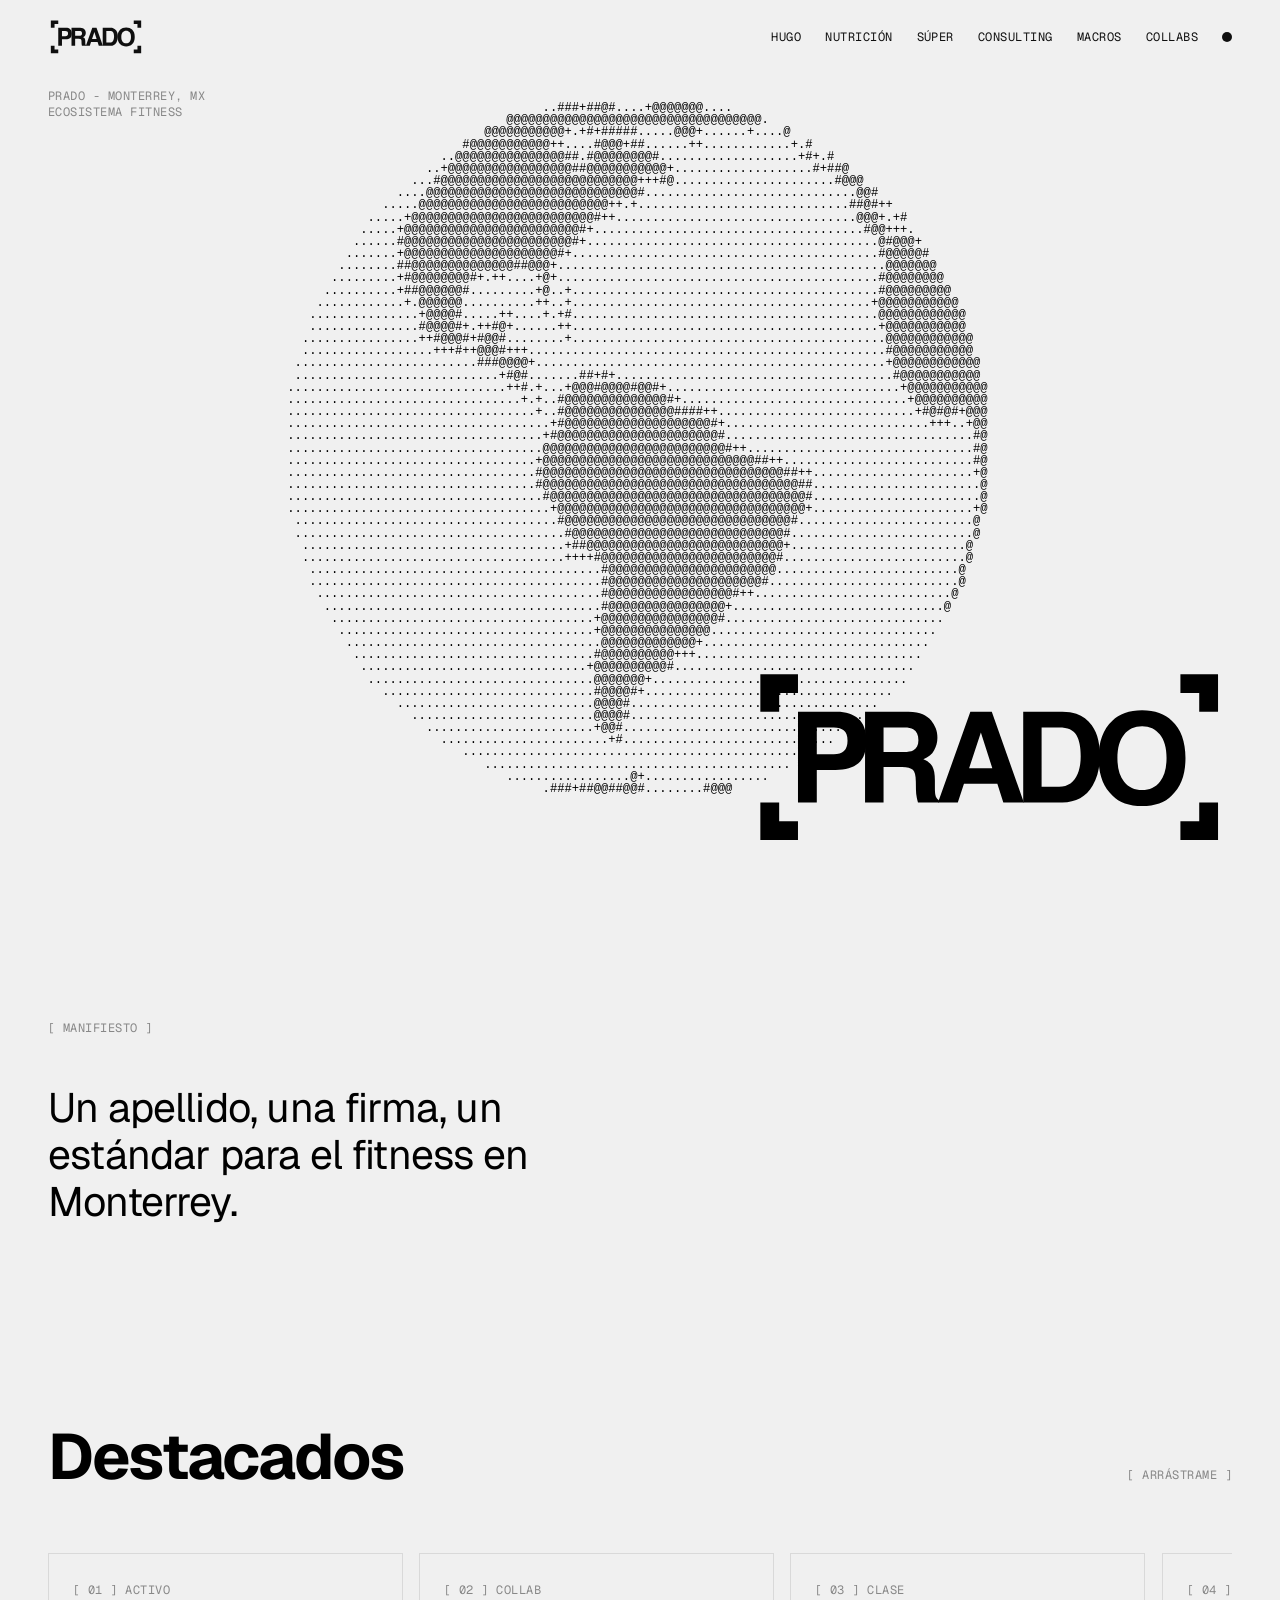
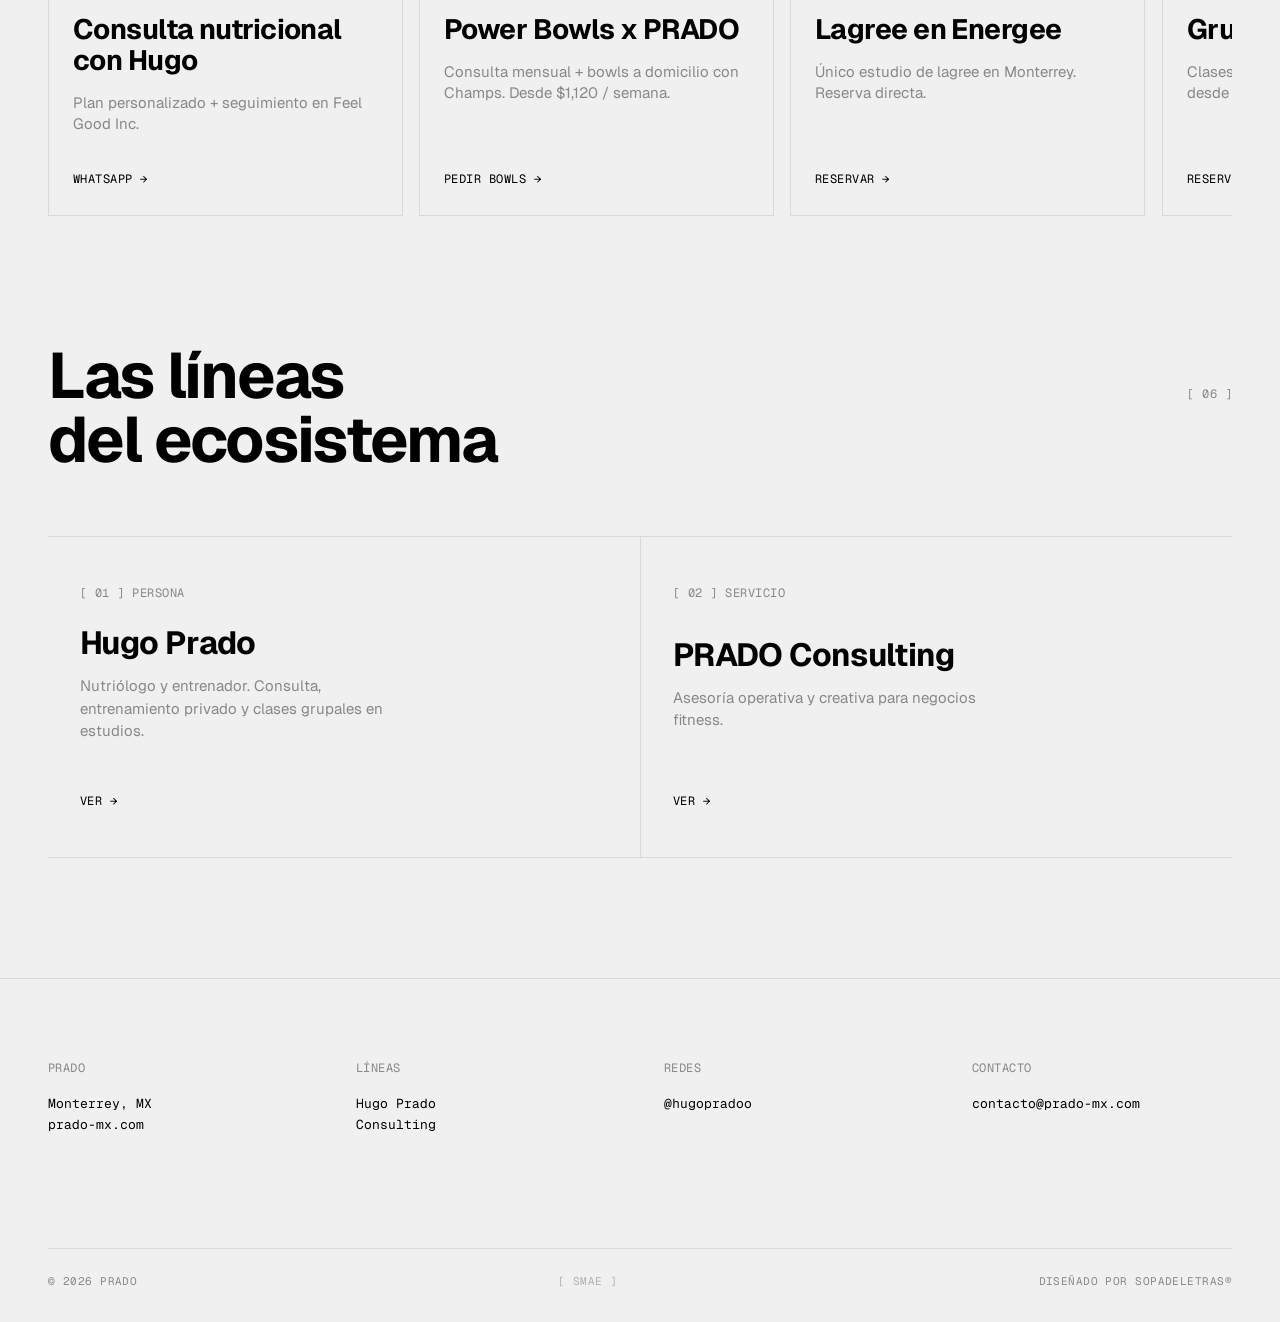
<file: index.html>
<!doctype html>
<html lang="es">
<head>
  <meta charset="utf-8" />
  <meta name="viewport" content="width=device-width, initial-scale=1, viewport-fit=cover" />
  <title>PRADO - Fitness curado en Monterrey</title>

  <meta name="description" content="PRADO es un ecosistema fitness con base en Monterrey. Hugo Prado y PRADO Consulting." />
  <meta name="theme-color" content="#F0F0F0" />

  <meta property="og:type" content="website" />
  <meta property="og:site_name" content="PRADO" />
  <meta property="og:title" content="PRADO - Fitness curado en Monterrey" />
  <meta property="og:description" content="Ecosistema fitness con base en Monterrey. Hugo Prado y PRADO Consulting." />
  <meta property="og:image" content="https://prado-mx.com/assets/images/og/og-default.jpg?v=2" />
  <meta property="og:image:type" content="image/jpeg" />
  <meta property="og:image:width" content="1200" />
  <meta property="og:image:height" content="630" />
  <meta property="og:image:alt" content="PRADO - ecosistema fitness en Monterrey" />
  <meta property="og:url" content="https://prado-mx.com/" />
  <meta property="og:locale" content="es_MX" />

  <link rel="canonical" href="https://prado-mx.com/" />

  <meta name="twitter:card" content="summary_large_image" />
  <meta name="twitter:title" content="PRADO - Fitness curado en Monterrey" />
  <meta name="twitter:description" content="Ecosistema fitness con base en Monterrey." />
  <meta name="twitter:image" content="https://prado-mx.com/assets/images/og/og-default.jpg?v=2" />

  <link rel="icon" href="/assets/logo/favicon-dark.png" type="image/png" media="(prefers-color-scheme: light)" />
  <link rel="icon" href="/assets/logo/favicon-light.png" type="image/png" media="(prefers-color-scheme: dark)" />
  <link rel="apple-touch-icon" href="/assets/logo/app-icon.png" />

  <link rel="preconnect" href="https://fonts.googleapis.com">
  <link rel="preconnect" href="https://fonts.gstatic.com" crossorigin>
  <link href="https://fonts.googleapis.com/css2?family=Geist:wght@400;700&family=Geist+Mono:wght@400&display=swap" rel="stylesheet">

  <link rel="stylesheet" href="/style.css?v=36" />

  <script>
    (function () {
      try {
        var s = localStorage.getItem('prado-theme');
        var sys = window.matchMedia('(prefers-color-scheme: dark)').matches;
        if (s === 'dark' || (!s && sys)) document.documentElement.classList.add('dark');
      } catch (e) {}
    })();
  </script>

  <script type="application/ld+json">
  {
    "@context": "https://schema.org",
    "@type": "Organization",
    "name": "PRADO",
    "url": "https://prado-mx.com",
    "description": "Ecosistema fitness con base en Monterrey.",
    "sameAs": [
      "https://instagram.com/hugopradoo"
    ]
  }
  </script>
</head>
<body>

  <nav class="nav">
    <a href="/" class="nav-logo" aria-label="PRADO">
      <svg viewBox="80 360 920 360" xmlns="http://www.w3.org/2000/svg" aria-hidden="true">
        <g fill="currentColor">
          <path d="M292.56,551.51c-10.04,8.37-24.36,12.56-42.99,12.56h-35.69v61.64h-35.59v-171.42h73.61c16.97,0,30.5,4.42,40.58,13.26,10.09,8.84,15.13,22.52,15.13,41.05,0,20.24-5.02,34.54-15.05,42.91ZM265.23,489.76c-4.54-3.8-10.89-5.7-19.07-5.7h-32.28v50.47h32.28c8.17,0,14.53-2.05,19.07-6.16,4.54-4.11,6.8-10.62,6.8-19.54s-2.27-15.27-6.8-19.07Z"/>
          <path d="M414.2,458.71c6.31,2.72,11.66,6.71,16.05,11.98,3.63,4.34,6.5,9.15,8.62,14.42,2.12,5.27,3.17,11.28,3.17,18.03,0,8.14-2.05,16.15-6.16,24.02-4.11,7.87-10.89,13.43-20.35,16.69,7.91,3.18,13.51,7.7,16.81,13.55,3.3,5.86,4.94,14.79,4.94,26.81v11.51c0,7.83.31,13.14.95,15.93.95,4.42,3.15,7.68,6.61,9.77v4.3h-39.54c-1.09-3.8-1.86-6.86-2.33-9.19-.93-4.81-1.43-9.73-1.51-14.77l-.23-15.93c-.15-10.93-2.04-18.22-5.67-21.86-3.63-3.64-10.43-5.47-20.41-5.47h-34.98v67.22h-35.01v-171.42h81.99c11.72.23,20.73,1.71,27.05,4.42ZM340.16,484.06v46.05h38.55c7.66,0,13.4-.93,17.23-2.79,6.77-3.26,10.16-9.69,10.16-19.31,0-10.39-3.28-17.37-9.83-20.93-3.68-2.02-9.2-3.02-16.57-3.02h-39.54Z"/>
          <path d="M504.37,454.29h40.53l60.65,171.42h-38.84l-11.31-35.24h-63.13l-11.62,35.24h-37.47l61.19-171.42ZM502.01,560.93h43.9l-21.65-67.45-22.25,67.45Z"/>
          <path d="M704.8,458.01c12.03,3.95,21.76,11.21,29.21,21.75,5.97,8.53,10.04,17.75,12.22,27.68,2.17,9.93,3.26,19.38,3.26,28.38,0,22.79-4.58,42.1-13.73,57.92-12.41,21.32-31.58,31.98-57.5,31.98h-73.91v-171.42h73.91c10.63.16,19.48,1.4,26.54,3.72ZM639.13,484.06v111.88h33.08c16.93,0,28.73-8.33,35.41-25,3.65-9.15,5.47-20.04,5.47-32.68,0-17.44-2.74-30.84-8.21-40.18-5.48-9.34-16.37-14.01-32.67-14.01h-33.08Z"/>
          <path d="M885.36,612.48c-12.95,13.34-31.67,20-56.17,20s-43.22-6.67-56.17-20c-17.37-16.36-26.05-39.93-26.05-70.71s8.68-54.97,26.05-70.71c12.95-13.33,31.67-20,56.17-20s43.22,6.67,56.17,20c17.29,15.74,25.93,39.31,25.93,70.71s-8.64,54.35-25.93,70.71ZM862.97,586.43c8.33-10.47,12.5-25.35,12.5-44.66s-4.17-34.09-12.5-44.6c-8.33-10.51-19.6-15.76-33.78-15.76s-25.51,5.23-33.96,15.7c-8.45,10.47-12.68,25.35-12.68,44.66s4.23,34.19,12.68,44.66c8.45,10.47,19.77,15.7,33.96,15.7s25.45-5.23,33.78-15.7Z"/>
          <polygon points="142.71 383.11 107.12 383.11 107.12 418.7 107.12 454.29 142.71 454.29 142.71 418.7 178.29 418.7 178.29 383.11 142.71 383.11"/>
          <polygon points="142.71 661.3 142.71 625.71 107.12 625.71 107.12 661.3 107.12 696.89 142.71 696.89 178.29 696.89 178.29 661.3 142.71 661.3"/>
          <polygon points="937.29 625.71 937.29 661.3 901.71 661.3 901.71 696.89 937.29 696.89 972.88 696.89 972.88 661.3 972.88 625.71 937.29 625.71"/>
          <polygon points="937.29 383.11 901.71 383.11 901.71 418.7 937.29 418.7 937.29 454.29 972.88 454.29 972.88 418.7 972.88 383.11 937.29 383.11"/>
        </g>
      </svg>
    </a>
    <div class="nav-right">
      <div class="nav-links">
        <a href="/hugo">Hugo</a>
        <a href="/consulta">Nutrición</a>
        <a href="/super">Súper</a>
        <a href="/consulting">Consulting</a>
        <a href="/macros">Macros</a>
        <a href="/marcas">Collabs</a>
      </div>
      <button class="theme-toggle" data-theme-toggle aria-label="Cambiar tema">
        <span data-theme-label>Dark</span>
      </button>
    </div>
    <button class="menu-toggle" data-menu-open aria-label="Abrir menú">[ Menu ]</button>
  </nav>

  <div class="menu-overlay" data-menu-overlay aria-hidden="true">
    <div class="menu-overlay-top">
      <span class="label">[ Menu ]</span>
      <button class="menu-toggle" data-menu-close aria-label="Cerrar menú">[ Close ]</button>
    </div>
    <nav class="menu-links">
      <a href="/" data-menu-link aria-current="page">Home</a>
      <a href="/hugo" data-menu-link>Hugo</a>
      <a href="/consulta" data-menu-link>Nutrición</a>
      <a href="/super" data-menu-link>Súper</a>
      <a href="/consulting" data-menu-link>Consulting</a>
      <a href="/macros" data-menu-link>Macros</a>
      <a href="/marcas" data-menu-link>Collabs</a>
    </nav>
    <div class="menu-overlay-bottom">
      <span>Monterrey, MX</span>
      <button class="theme-toggle" data-theme-toggle aria-label="Cambiar tema">
        <span data-theme-label>Dark</span>
      </button>
    </div>
  </div>

  <header class="hero hero--with-globe">
    <div class="hero-meta label">
      <span>PRADO -</span> Monterrey, MX<br/>
      Ecosistema fitness
    </div>
    <pre class="hero-globe" data-globe aria-hidden="true"></pre>
    <h1 class="hero-wordmark" aria-label="PRADO">
      <svg viewBox="80 360 920 360" xmlns="http://www.w3.org/2000/svg" aria-hidden="true">
        <g fill="currentColor">
          <path d="M292.56,551.51c-10.04,8.37-24.36,12.56-42.99,12.56h-35.69v61.64h-35.59v-171.42h73.61c16.97,0,30.5,4.42,40.58,13.26,10.09,8.84,15.13,22.52,15.13,41.05,0,20.24-5.02,34.54-15.05,42.91ZM265.23,489.76c-4.54-3.8-10.89-5.7-19.07-5.7h-32.28v50.47h32.28c8.17,0,14.53-2.05,19.07-6.16,4.54-4.11,6.8-10.62,6.8-19.54s-2.27-15.27-6.8-19.07Z"/>
          <path d="M414.2,458.71c6.31,2.72,11.66,6.71,16.05,11.98,3.63,4.34,6.5,9.15,8.62,14.42,2.12,5.27,3.17,11.28,3.17,18.03,0,8.14-2.05,16.15-6.16,24.02-4.11,7.87-10.89,13.43-20.35,16.69,7.91,3.18,13.51,7.7,16.81,13.55,3.3,5.86,4.94,14.79,4.94,26.81v11.51c0,7.83.31,13.14.95,15.93.95,4.42,3.15,7.68,6.61,9.77v4.3h-39.54c-1.09-3.8-1.86-6.86-2.33-9.19-.93-4.81-1.43-9.73-1.51-14.77l-.23-15.93c-.15-10.93-2.04-18.22-5.67-21.86-3.63-3.64-10.43-5.47-20.41-5.47h-34.98v67.22h-35.01v-171.42h81.99c11.72.23,20.73,1.71,27.05,4.42ZM340.16,484.06v46.05h38.55c7.66,0,13.4-.93,17.23-2.79,6.77-3.26,10.16-9.69,10.16-19.31,0-10.39-3.28-17.37-9.83-20.93-3.68-2.02-9.2-3.02-16.57-3.02h-39.54Z"/>
          <path d="M504.37,454.29h40.53l60.65,171.42h-38.84l-11.31-35.24h-63.13l-11.62,35.24h-37.47l61.19-171.42ZM502.01,560.93h43.9l-21.65-67.45-22.25,67.45Z"/>
          <path d="M704.8,458.01c12.03,3.95,21.76,11.21,29.21,21.75,5.97,8.53,10.04,17.75,12.22,27.68,2.17,9.93,3.26,19.38,3.26,28.38,0,22.79-4.58,42.1-13.73,57.92-12.41,21.32-31.58,31.98-57.5,31.98h-73.91v-171.42h73.91c10.63.16,19.48,1.4,26.54,3.72ZM639.13,484.06v111.88h33.08c16.93,0,28.73-8.33,35.41-25,3.65-9.15,5.47-20.04,5.47-32.68,0-17.44-2.74-30.84-8.21-40.18-5.48-9.34-16.37-14.01-32.67-14.01h-33.08Z"/>
          <path d="M885.36,612.48c-12.95,13.34-31.67,20-56.17,20s-43.22-6.67-56.17-20c-17.37-16.36-26.05-39.93-26.05-70.71s8.68-54.97,26.05-70.71c12.95-13.33,31.67-20,56.17-20s43.22,6.67,56.17,20c17.29,15.74,25.93,39.31,25.93,70.71s-8.64,54.35-25.93,70.71ZM862.97,586.43c8.33-10.47,12.5-25.35,12.5-44.66s-4.17-34.09-12.5-44.6c-8.33-10.51-19.6-15.76-33.78-15.76s-25.51,5.23-33.96,15.7c-8.45,10.47-12.68,25.35-12.68,44.66s4.23,34.19,12.68,44.66c8.45,10.47,19.77,15.7,33.96,15.7s25.45-5.23,33.78-15.7Z"/>
          <polygon points="142.71 383.11 107.12 383.11 107.12 418.7 107.12 454.29 142.71 454.29 142.71 418.7 178.29 418.7 178.29 383.11 142.71 383.11"/>
          <polygon points="142.71 661.3 142.71 625.71 107.12 625.71 107.12 661.3 107.12 696.89 142.71 696.89 178.29 696.89 178.29 661.3 142.71 661.3"/>
          <polygon points="937.29 625.71 937.29 661.3 901.71 661.3 901.71 696.89 937.29 696.89 972.88 696.89 972.88 661.3 972.88 625.71 937.29 625.71"/>
          <polygon points="937.29 383.11 901.71 383.11 901.71 418.7 937.29 418.7 937.29 454.29 972.88 454.29 972.88 418.7 972.88 383.11 937.29 383.11"/>
        </g>
      </svg>
    </h1>
  </header>

  <section class="section" id="manifesto">
    <p class="label" style="margin-bottom: 48px;" data-reveal>[ Manifiesto ]</p>
    <p class="manifesto" data-reveal>
      Un apellido, una firma, un estándar para el fitness en Monterrey.
    </p>
  </section>

  <section class="section section--tight" id="destacados">
    <div class="section-head" data-reveal>
      <h2 class="section-title">Destacados</h2>
      <span class="label">[ Arrástrame ]</span>
    </div>
    <div class="ctas" role="list">
      <a class="cta-card" role="listitem" data-cursor data-reveal href="https://api.whatsapp.com/send?phone=528132446886&text=Hola%2C%20vengo%20de%20prado-mx.com%20y%20quiero%20agendar%20consulta%20nutricional%20con%20Hugo%20Prado." target="_blank" rel="noopener">
        <span class="label">[ 01 ] Activo</span>
        <h3>Consulta nutricional con Hugo</h3>
        <p>Plan personalizado + seguimiento en Feel Good Inc.</p>
        <span class="arrow">WhatsApp →</span>
      </a>
      <a class="cta-card" role="listitem" data-cursor data-reveal href="https://wa.me/528186035391?text=Hola%2C%20vengo%20de%20prado-mx.com%20y%20me%20interesa%20el%20plan%20Power%20Bowls%20x%20PRADO.">
        <span class="label">[ 02 ] Collab</span>
        <h3>Power Bowls x PRADO</h3>
        <p>Consulta mensual + bowls a domicilio con Champs. Desde $1,120 / semana.</p>
        <span class="arrow">Pedir bowls →</span>
      </a>
      <a class="cta-card" role="listitem" data-cursor data-reveal href="https://www.energee.mx/book-online" target="_blank" rel="noopener">
        <span class="label">[ 03 ] Clase</span>
        <h3>Lagree en Energee</h3>
        <p>Único estudio de lagree en Monterrey. Reserva directa.</p>
        <span class="arrow">Reservar →</span>
      </a>
      <a class="cta-card" role="listitem" data-cursor data-reveal href="https://impulsefitness.fitcolatam.com/classes" target="_blank" rel="noopener">
        <span class="label">[ 04 ] Clase</span>
        <h3>Grupales en Impulse</h3>
        <p>Clases con Hugo en Impulse. Reserva desde su plataforma.</p>
        <span class="arrow">Reservar →</span>
      </a>
      <a class="cta-card" role="listitem" data-cursor data-reveal href="/consulting">
        <span class="label">[ 05 ] Servicio</span>
        <h3>¿Tienes un estudio o una marca?</h3>
        <p>PRADO Consulting para operación, programación de clases y collabs con sentido.</p>
        <span class="arrow">Ver servicios →</span>
      </a>
      <a class="cta-card" role="listitem" data-cursor data-reveal href="/macros">
        <span class="label">[ 06 ] Herramienta</span>
        <h3>Macros Monterrey</h3>
        <p>Calculadora gratuita calibrada por Hugo Prado. Sin registro.</p>
        <span class="arrow">Calcular →</span>
      </a>
    </div>
  </section>

  <section class="section" id="lineas" style="padding-top: 40px;">
    <div class="section-head" data-reveal>
      <h2 class="section-title">Las líneas<br/>del ecosistema</h2>
      <span class="label">[ 06 ]</span>
    </div>

    <div class="lines">
      <a class="line-card" data-status="active" data-cursor data-reveal href="/hugo">
        <span class="label">[ 01 ] Persona</span>
        <div>
          <h3>Hugo Prado</h3>
          <p>Nutriólogo y entrenador. Consulta, entrenamiento privado y clases grupales en estudios.</p>
        </div>
        <span class="arrow">Ver →</span>
      </a>

      <a class="line-card" data-status="active" data-cursor data-reveal href="/consulting">
        <span class="label">[ 02 ] Servicio</span>
        <div>
          <h3>PRADO Consulting</h3>
          <p>Asesoría operativa y creativa para negocios fitness.</p>
        </div>
        <span class="arrow">Ver →</span>
      </a>

      <!-- ================================================================
           HIDDEN UNTIL LAUNCH: Fit Week, FitWork, Guía Fitness MTY, Studio Manager
           Descomentar cuando cada producto tenga campaña / página propia.
           Renumerar los [ 0X ] labels si se reactivan en otro orden.
           ================================================================ -->
      <!--
      <article class="line-card" data-status="soon">
        <span class="label">[ 03 ] Evento</span>
        <div>
          <h3>Fit Week</h3>
          <p>Semana fitness para estudios de Monterrey. Formato Restaurant Week.</p>
        </div>
        <span class="arrow">Próximamente</span>
      </article>

      <article class="line-card" data-status="soon">
        <span class="label">[ 04 ] Plataforma</span>
        <div>
          <h3>FitWork</h3>
          <p>Bolsa de trabajo fitness en México.</p>
        </div>
        <span class="arrow">Próximamente</span>
      </article>

      <article class="line-card" data-status="soon">
        <span class="label">[ 05 ] Directorio</span>
        <div>
          <h3>Guía Fitness MTY</h3>
          <p>Directorio curado de estudios en Monterrey.</p>
        </div>
        <span class="arrow">Próximamente</span>
      </article>

      <article class="line-card" data-status="soon">
        <span class="label">[ 06 ] SaaS</span>
        <div>
          <h3>Studio Manager</h3>
          <p>Software para operar estudios fitness.</p>
        </div>
        <span class="arrow">Próximamente</span>
      </article>
      -->
    </div>
  </section>

  <footer class="footer">
    <div>
      <h4>PRADO</h4>
      <p>Monterrey, MX<br/>prado-mx.com</p>
    </div>
    <div>
      <h4>Líneas</h4>
      <a href="/hugo">Hugo Prado</a><br/>
      <a href="/consulting">Consulting</a>
    </div>
    <div>
      <h4>Redes</h4>
      <a href="https://instagram.com/hugopradoo" target="_blank" rel="noopener">@hugopradoo</a>
      <!-- HIDDEN UNTIL LAUNCH:
      <br/><a href="https://instagram.com/fitweek.mx" target="_blank" rel="noopener">@fitweek.mx</a>
      <br/><a href="https://instagram.com/fitwork.mx" target="_blank" rel="noopener">@fitwork.mx</a>
      -->
    </div>
    <div>
      <h4>Contacto</h4>
      <a href="mailto:contacto@prado-mx.com">contacto@prado-mx.com</a>
    </div>
    <div class="footer-bottom">
      <span>© 2026 PRADO</span>
      <a href="/smae" class="footer-internal" rel="nofollow">[ smae ]</a>
      <span>Diseñado por sopadeletras®</span>
    </div>
  </footer>

  <script src="/assets/vendor/lenis-1.1.14.min.js"></script>
  <script src="/scroll.js?v=5"></script>
  <script src="/globe.js?v=2" defer></script>
</body>
</html>
</file>
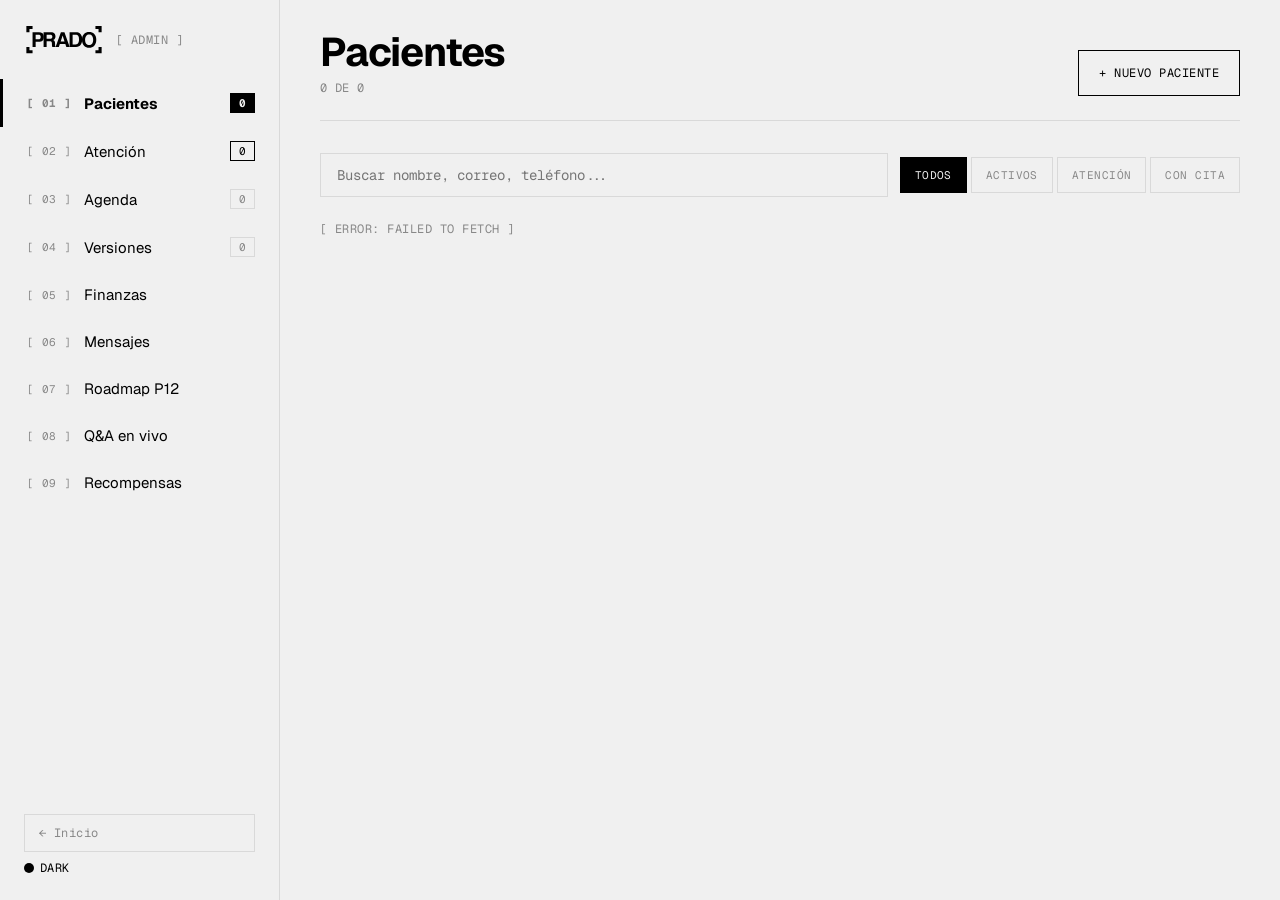
<file: admin.html>
<!doctype html>
<html lang="es">
<head>
  <meta charset="utf-8" />
  <meta name="viewport" content="width=device-width, initial-scale=1, viewport-fit=cover" />
  <title>Admin / PRADO</title>
  <meta name="description" content="CRM interno de Hugo Prado." />
  <meta name="theme-color" content="#F0F0F0" />
  <meta name="robots" content="noindex,nofollow" />

  <link rel="icon" href="/assets/logo/favicon-dark.png" type="image/png" media="(prefers-color-scheme: light)" />
  <link rel="icon" href="/assets/logo/favicon-light.png" type="image/png" media="(prefers-color-scheme: dark)" />
  <link rel="apple-touch-icon" href="/assets/logo/app-icon.png" />

  <link rel="preconnect" href="https://fonts.googleapis.com">
  <link rel="preconnect" href="https://fonts.gstatic.com" crossorigin>
  <link href="https://fonts.googleapis.com/css2?family=Geist:wght@400;700&family=Geist+Mono:wght@400&display=swap" rel="stylesheet">

  <link rel="stylesheet" href="/style.css?v=36" />

  <script>
    (function () {
      try {
        var s = localStorage.getItem('prado-theme');
        var sys = window.matchMedia('(prefers-color-scheme: dark)').matches;
        if (s === 'dark' || (!s && sys)) document.documentElement.classList.add('dark');
      } catch (e) {}
    })();
  </script>
</head>
<body class="admin-body">

  <!-- ============ VISTA HOME (hero) ============ -->
  <div class="admin-home" data-admin-home>
    <nav class="nav admin-nav">
      <a href="/" class="nav-logo" aria-label="PRADO Admin">
        <svg viewBox="80 360 920 360" xmlns="http://www.w3.org/2000/svg" aria-hidden="true">
          <g fill="currentColor">
            <path d="M292.56,551.51c-10.04,8.37-24.36,12.56-42.99,12.56h-35.69v61.64h-35.59v-171.42h73.61c16.97,0,30.5,4.42,40.58,13.26,10.09,8.84,15.13,22.52,15.13,41.05,0,20.24-5.02,34.54-15.05,42.91ZM265.23,489.76c-4.54-3.8-10.89-5.7-19.07-5.7h-32.28v50.47h32.28c8.17,0,14.53-2.05,19.07-6.16,4.54-4.11,6.8-10.62,6.8-19.54s-2.27-15.27-6.8-19.07Z"/>
            <path d="M414.2,458.71c6.31,2.72,11.66,6.71,16.05,11.98,3.63,4.34,6.5,9.15,8.62,14.42,2.12,5.27,3.17,11.28,3.17,18.03,0,8.14-2.05,16.15-6.16,24.02-4.11,7.87-10.89,13.43-20.35,16.69,7.91,3.18,13.51,7.7,16.81,13.55,3.3,5.86,4.94,14.79,4.94,26.81v11.51c0,7.83.31,13.14.95,15.93.95,4.42,3.15,7.68,6.61,9.77v4.3h-39.54c-1.09-3.8-1.86-6.86-2.33-9.19-.93-4.81-1.43-9.73-1.51-14.77l-.23-15.93c-.15-10.93-2.04-18.22-5.67-21.86-3.63-3.64-10.43-5.47-20.41-5.47h-34.98v67.22h-35.01v-171.42h81.99c11.72.23,20.73,1.71,27.05,4.42ZM340.16,484.06v46.05h38.55c7.66,0,13.4-.93,17.23-2.79,6.77-3.26,10.16-9.69,10.16-19.31,0-10.39-3.28-17.37-9.83-20.93-3.68-2.02-9.2-3.02-16.57-3.02h-39.54Z"/>
            <path d="M504.37,454.29h40.53l60.65,171.42h-38.84l-11.31-35.24h-63.13l-11.62,35.24h-37.47l61.19-171.42ZM502.01,560.93h43.9l-21.65-67.45-22.25,67.45Z"/>
            <path d="M704.8,458.01c12.03,3.95,21.76,11.21,29.21,21.75,5.97,8.53,10.04,17.75,12.22,27.68,2.17,9.93,3.26,19.38,3.26,28.38,0,22.79-4.58,42.1-13.73,57.92-12.41,21.32-31.58,31.98-57.5,31.98h-73.91v-171.42h73.91c10.63.16,19.48,1.4,26.54,3.72ZM639.13,484.06v111.88h33.08c16.93,0,28.73-8.33,35.41-25,3.65-9.15,5.47-20.04,5.47-32.68,0-17.44-2.74-30.84-8.21-40.18-5.48-9.34-16.37-14.01-32.67-14.01h-33.08Z"/>
            <path d="M885.36,612.48c-12.95,13.34-31.67,20-56.17,20s-43.22-6.67-56.17-20c-17.37-16.36-26.05-39.93-26.05-70.71s8.68-54.97,26.05-70.71c12.95-13.33,31.67-20,56.17-20s43.22,6.67,56.17,20c17.29,15.74,25.93,39.31,25.93,70.71s-8.64,54.35-25.93,70.71ZM862.97,586.43c8.33-10.47,12.5-25.35,12.5-44.66s-4.17-34.09-12.5-44.6c-8.33-10.51-19.6-15.76-33.78-15.76s-25.51,5.23-33.96,15.7c-8.45,10.47-12.68,25.35-12.68,44.66s4.23,34.19,12.68,44.66c8.45,10.47,19.77,15.7,33.96,15.7s25.45-5.23,33.78-15.7Z"/>
            <polygon points="142.71 383.11 107.12 383.11 107.12 418.7 107.12 454.29 142.71 454.29 142.71 418.7 178.29 418.7 178.29 383.11 142.71 383.11"/>
            <polygon points="142.71 661.3 142.71 625.71 107.12 625.71 107.12 661.3 107.12 696.89 142.71 696.89 178.29 696.89 178.29 661.3 142.71 661.3"/>
            <polygon points="937.29 625.71 937.29 661.3 901.71 661.3 901.71 696.89 937.29 696.89 972.88 696.89 972.88 661.3 972.88 625.71 937.29 625.71"/>
            <polygon points="937.29 383.11 901.71 383.11 901.71 418.7 937.29 418.7 937.29 454.29 972.88 454.29 972.88 418.7 972.88 383.11 937.29 383.11"/>
          </g>
        </svg>
      </a>
      <div class="nav-right">
        <button class="theme-toggle" data-theme-toggle aria-label="Cambiar tema">
          <span data-theme-label>Dark</span>
        </button>
      </div>
    </nav>

    <header class="hero hero--ascii admin-hero">
      <pre class="hero-ascii" data-admin-ascii aria-hidden="true"></pre>
      <div class="hero-meta label">
        <span>[ Interno ] CRM Hugo Prado</span><br/>
        Seguimiento de pacientes
      </div>
      <h1 class="hero-wordmark" style="font-size: 22vw;">Admin</h1>
    </header>

    <section class="section admin-home-quick">
      <div class="admin-home-kpis" data-admin-home-kpis>
        <div class="kpi"><span class="label">[ Pacientes ]</span><strong data-kpi="total">—</strong><span class="kpi-meta">total</span></div>
        <div class="kpi"><span class="label">[ Activos ]</span><strong data-kpi="activos">—</strong><span class="kpi-meta">≤ 30 días</span></div>
        <div class="kpi"><span class="label">[ Atención ]</span><strong data-kpi="perdidos">—</strong><span class="kpi-meta">+30 días sin venir</span></div>
        <div class="kpi"><span class="label">[ Esta semana ]</span><strong data-kpi="proximos">—</strong><span class="kpi-meta">próximas citas</span></div>
      </div>

      <div class="admin-shortcuts">
        <a href="/panel#pacientes" class="admin-shortcut" data-shortcut="pacientes">
          <span class="label">[ 01 ] Pacientes</span>
          <h2>Ver todos</h2>
          <p>Grid de pacientes con búsqueda y filtros.</p>
          <span class="arrow">Abrir →</span>
        </a>
        <a href="/panel#atencion" class="admin-shortcut admin-shortcut--warn" data-shortcut="atencion">
          <span class="label">[ 02 ] Atención</span>
          <h2><span data-shortcut-count="atencion">0</span> en riesgo</h2>
          <p>Pacientes que llevan +30 días sin venir.</p>
          <span class="arrow">Atender →</span>
        </a>
        <a href="/panel#agenda" class="admin-shortcut" data-shortcut="agenda">
          <span class="label">[ 03 ] Agenda</span>
          <h2><span data-shortcut-count="agenda">0</span> esta semana</h2>
          <p>Citas en los próximos 7 días.</p>
          <span class="arrow">Ver →</span>
        </a>
        <a href="/panel#nuevo" class="admin-shortcut" data-shortcut="nuevo">
          <span class="label">[ 04 ] Nuevo</span>
          <h2>Capturar paciente</h2>
          <p>Datos, plan, antropométricos, PDF.</p>
          <span class="arrow">+ Crear →</span>
        </a>
        <a href="/panel#mensajes" class="admin-shortcut" data-shortcut="mensajes">
          <span class="label">[ 05 ] Mensajes</span>
          <h2>Templates</h2>
          <p>Mensajes pre-armados para WhatsApp.</p>
          <span class="arrow">Abrir →</span>
        </a>
        <a href="/panel#recompensas" class="admin-shortcut" data-shortcut="recompensas">
          <span class="label">[ 06 ] Recompensas</span>
          <h2>Tiers</h2>
          <p>Sistema de puntos por consultas.</p>
          <span class="arrow">Ver →</span>
        </a>
      </div>
    </section>
  </div>

  <!-- ============ VISTA PANEL (app dashboard) ============ -->
  <div class="admin-panel" data-admin-panel hidden>
    <aside class="admin-sidebar">
      <div class="admin-sidebar-brand">
        <a href="/" class="admin-sidebar-logo" aria-label="PRADO Admin">
          <svg viewBox="80 360 920 360" xmlns="http://www.w3.org/2000/svg" aria-hidden="true">
            <g fill="currentColor">
              <path d="M292.56,551.51c-10.04,8.37-24.36,12.56-42.99,12.56h-35.69v61.64h-35.59v-171.42h73.61c16.97,0,30.5,4.42,40.58,13.26,10.09,8.84,15.13,22.52,15.13,41.05,0,20.24-5.02,34.54-15.05,42.91ZM265.23,489.76c-4.54-3.8-10.89-5.7-19.07-5.7h-32.28v50.47h32.28c8.17,0,14.53-2.05,19.07-6.16,4.54-4.11,6.8-10.62,6.8-19.54s-2.27-15.27-6.8-19.07Z"/>
              <path d="M414.2,458.71c6.31,2.72,11.66,6.71,16.05,11.98,3.63,4.34,6.5,9.15,8.62,14.42,2.12,5.27,3.17,11.28,3.17,18.03,0,8.14-2.05,16.15-6.16,24.02-4.11,7.87-10.89,13.43-20.35,16.69,7.91,3.18,13.51,7.7,16.81,13.55,3.3,5.86,4.94,14.79,4.94,26.81v11.51c0,7.83.31,13.14.95,15.93.95,4.42,3.15,7.68,6.61,9.77v4.3h-39.54c-1.09-3.8-1.86-6.86-2.33-9.19-.93-4.81-1.43-9.73-1.51-14.77l-.23-15.93c-.15-10.93-2.04-18.22-5.67-21.86-3.63-3.64-10.43-5.47-20.41-5.47h-34.98v67.22h-35.01v-171.42h81.99c11.72.23,20.73,1.71,27.05,4.42ZM340.16,484.06v46.05h38.55c7.66,0,13.4-.93,17.23-2.79,6.77-3.26,10.16-9.69,10.16-19.31,0-10.39-3.28-17.37-9.83-20.93-3.68-2.02-9.2-3.02-16.57-3.02h-39.54Z"/>
              <path d="M504.37,454.29h40.53l60.65,171.42h-38.84l-11.31-35.24h-63.13l-11.62,35.24h-37.47l61.19-171.42ZM502.01,560.93h43.9l-21.65-67.45-22.25,67.45Z"/>
              <path d="M704.8,458.01c12.03,3.95,21.76,11.21,29.21,21.75,5.97,8.53,10.04,17.75,12.22,27.68,2.17,9.93,3.26,19.38,3.26,28.38,0,22.79-4.58,42.1-13.73,57.92-12.41,21.32-31.58,31.98-57.5,31.98h-73.91v-171.42h73.91c10.63.16,19.48,1.4,26.54,3.72ZM639.13,484.06v111.88h33.08c16.93,0,28.73-8.33,35.41-25,3.65-9.15,5.47-20.04,5.47-32.68,0-17.44-2.74-30.84-8.21-40.18-5.48-9.34-16.37-14.01-32.67-14.01h-33.08Z"/>
              <path d="M885.36,612.48c-12.95,13.34-31.67,20-56.17,20s-43.22-6.67-56.17-20c-17.37-16.36-26.05-39.93-26.05-70.71s8.68-54.97,26.05-70.71c12.95-13.33,31.67-20,56.17-20s43.22,6.67,56.17,20c17.29,15.74,25.93,39.31,25.93,70.71s-8.64,54.35-25.93,70.71ZM862.97,586.43c8.33-10.47,12.5-25.35,12.5-44.66s-4.17-34.09-12.5-44.6c-8.33-10.51-19.6-15.76-33.78-15.76s-25.51,5.23-33.96,15.7c-8.45,10.47-12.68,25.35-12.68,44.66s4.23,34.19,12.68,44.66c8.45,10.47,19.77,15.7,33.96,15.7s25.45-5.23,33.78-15.7Z"/>
              <polygon points="142.71 383.11 107.12 383.11 107.12 418.7 107.12 454.29 142.71 454.29 142.71 418.7 178.29 418.7 178.29 383.11 142.71 383.11"/>
              <polygon points="142.71 661.3 142.71 625.71 107.12 625.71 107.12 661.3 107.12 696.89 142.71 696.89 178.29 696.89 178.29 661.3 142.71 661.3"/>
              <polygon points="937.29 625.71 937.29 661.3 901.71 661.3 901.71 696.89 937.29 696.89 972.88 696.89 972.88 661.3 972.88 625.71 937.29 625.71"/>
              <polygon points="937.29 383.11 901.71 383.11 901.71 418.7 937.29 418.7 937.29 454.29 972.88 454.29 972.88 418.7 972.88 383.11 937.29 383.11"/>
            </g>
          </svg>
        </a>
        <span class="label">[ Admin ]</span>
      </div>

      <nav class="admin-sidebar-nav">
        <button type="button" class="admin-tab is-active" data-tab="pacientes">
          <span class="label">[ 01 ]</span>
          <span>Pacientes</span>
          <span class="admin-tab-count" data-tab-count="pacientes">0</span>
        </button>
        <button type="button" class="admin-tab" data-tab="atencion">
          <span class="label">[ 02 ]</span>
          <span>Atención</span>
          <span class="admin-tab-count admin-tab-count--warn" data-tab-count="atencion">0</span>
        </button>
        <button type="button" class="admin-tab" data-tab="agenda">
          <span class="label">[ 03 ]</span>
          <span>Agenda</span>
          <span class="admin-tab-count" data-tab-count="agenda">0</span>
        </button>
        <button type="button" class="admin-tab" data-tab="versiones">
          <span class="label">[ 04 ]</span>
          <span>Versiones</span>
          <span class="admin-tab-count" data-tab-count="versiones">0</span>
        </button>
        <button type="button" class="admin-tab" data-tab="finanzas">
          <span class="label">[ 05 ]</span>
          <span>Finanzas</span>
        </button>
        <button type="button" class="admin-tab" data-tab="mensajes">
          <span class="label">[ 06 ]</span>
          <span>Mensajes</span>
        </button>
        <button type="button" class="admin-tab" data-tab="roadmap">
          <span class="label">[ 07 ]</span>
          <span>Roadmap P12</span>
        </button>
        <button type="button" class="admin-tab" data-tab="qa">
          <span class="label">[ 08 ]</span>
          <span>Q&A en vivo</span>
        </button>
        <button type="button" class="admin-tab" data-tab="recompensas">
          <span class="label">[ 09 ]</span>
          <span>Recompensas</span>
        </button>
      </nav>

      <div class="admin-sidebar-footer">
        <button type="button" class="admin-sidebar-back" data-admin-home-btn>← Inicio</button>
        <button type="button" class="theme-toggle" data-theme-toggle aria-label="Cambiar tema">
          <span data-theme-label>Dark</span>
        </button>
      </div>
    </aside>

    <main class="admin-main">

      <!-- TAB: PACIENTES -->
      <section class="admin-tab-content" data-tab-content="pacientes">
        <div class="admin-content-head">
          <div>
            <h1 class="admin-content-title">Pacientes</h1>
            <p class="label admin-content-sub" data-admin-total>—</p>
          </div>
          <button type="button" class="closing-cta-btn" data-admin-new>+ Nuevo paciente</button>
        </div>

        <div class="admin-toolbar">
          <input type="search" placeholder="Buscar nombre, correo, teléfono..." data-admin-search class="admin-search" autocomplete="off">
          <div class="admin-filter-pills">
            <button type="button" data-admin-filter="todos" class="admin-pill is-active">Todos</button>
            <button type="button" data-admin-filter="activos" class="admin-pill">Activos</button>
            <button type="button" data-admin-filter="atencion" class="admin-pill">Atención</button>
            <button type="button" data-admin-filter="con-cita" class="admin-pill">Con cita</button>
          </div>
        </div>

        <div class="admin-cards" data-admin-cards>
          <p class="smae-empty label">[ Cargando... ]</p>
        </div>
      </section>

      <!-- TAB: ATENCIÓN -->
      <section class="admin-tab-content" data-tab-content="atencion" hidden>
        <div class="admin-content-head">
          <div>
            <h1 class="admin-content-title">Necesitan atención</h1>
            <p class="label admin-content-sub">Pacientes con 30+ días sin consulta. Click en WhatsApp para mandar recordatorio.</p>
          </div>
        </div>
        <div class="admin-cards" data-admin-atencion>
          <p class="smae-empty label">[ Cargando... ]</p>
        </div>
      </section>

      <!-- TAB: AGENDA -->
      <section class="admin-tab-content" data-tab-content="agenda" hidden>
        <div class="admin-content-head">
          <div>
            <h1 class="admin-content-title">Agenda próxima</h1>
            <p class="label admin-content-sub">Citas en los próximos 14 días.</p>
          </div>
        </div>
        <div class="admin-cards" data-admin-agenda>
          <p class="smae-empty label">[ Cargando... ]</p>
        </div>
      </section>

      <!-- TAB: VERSIONES -->
      <section class="admin-tab-content" data-tab-content="versiones" hidden>
        <div class="admin-content-head">
          <div>
            <h1 class="admin-content-title">Versiones de Protocolo 12</h1>
            <p class="label admin-content-sub">Programas de 12 semanas. Cada versión tiene fechas, capacidad, precio y miembros.</p>
          </div>
          <button type="button" class="closing-cta-btn" data-cohort-new>+ Nueva versión</button>
        </div>
        <div class="admin-cards" data-admin-cohorts>
          <p class="smae-empty label">[ Cargando... ]</p>
        </div>
      </section>

      <!-- TAB: FINANZAS -->
      <section class="admin-tab-content" data-tab-content="finanzas" hidden>
        <div class="admin-content-head">
          <div>
            <h1 class="admin-content-title">Finanzas</h1>
            <p class="label admin-content-sub">Ingresos y egresos del negocio. Stripe se conecta automático cuando se configure.</p>
          </div>
          <button type="button" class="closing-cta-btn" data-fin-new>+ Nueva transacción</button>
        </div>

        <div class="admin-kpis" data-fin-kpis>
          <div class="kpi"><span class="label">[ Mes ]</span><strong data-fin-month>—</strong><span class="kpi-meta" data-fin-month-label>—</span></div>
          <div class="kpi"><span class="label">[ Ingresos ]</span><strong data-fin-income>$0</strong><span class="kpi-meta">MXN este mes</span></div>
          <div class="kpi"><span class="label">[ Egresos ]</span><strong data-fin-expense>$0</strong><span class="kpi-meta">MXN este mes</span></div>
          <div class="kpi kpi--accent"><span class="label">[ Neto ]</span><strong data-fin-net>$0</strong><span class="kpi-meta">MXN este mes</span></div>
        </div>

        <div class="admin-toolbar" style="margin-top: 32px;">
          <input type="month" data-fin-month-input class="admin-search" style="max-width: 200px;">
          <div class="admin-filter-pills">
            <button type="button" data-fin-filter="todos" class="admin-pill is-active">Todos</button>
            <button type="button" data-fin-filter="income" class="admin-pill">Ingresos</button>
            <button type="button" data-fin-filter="expense" class="admin-pill">Egresos</button>
          </div>
        </div>

        <div class="admin-patients-table-wrap">
          <table class="admin-patients-table">
            <thead>
              <tr>
                <th>Fecha</th>
                <th>Tipo</th>
                <th>Categoría</th>
                <th>Concepto</th>
                <th>Origen</th>
                <th style="text-align: right;">Monto</th>
                <th></th>
              </tr>
            </thead>
            <tbody data-fin-tbody>
              <tr><td colspan="7" class="smae-empty label" style="text-align: center; padding: 40px;">[ Cargando... ]</td></tr>
            </tbody>
          </table>
        </div>
      </section>

      <!-- TAB: MENSAJES -->
      <section class="admin-tab-content" data-tab-content="mensajes" hidden>
        <div class="admin-content-head">
          <div>
            <h1 class="admin-content-title">Mensajes</h1>
            <p class="label admin-content-sub">Templates pre-armados. Click "Copiar" y pega en WhatsApp.</p>
          </div>
        </div>

        <div class="admin-templates-section">
          <h2 class="admin-templates-section-title">Protocolo 12 · Grupo WhatsApp</h2>
          <p class="label admin-templates-section-sub">Mensajes recurrentes del grupo cerrado. Reemplaza {tema}, {dia} y {hora} antes de mandar.</p>
          <div class="admin-templates">
            <div class="admin-template">
              <div class="admin-template-head">
                <span class="label">[ Foco semanal · lunes ]</span>
                <button type="button" class="closing-cta-btn closing-cta-btn--ghost" data-copy-tpl="p12-foco">Copiar</button>
              </div>
              <textarea data-tpl="p12-foco" rows="4">Hola equipo. Arrancamos nueva semana del Protocolo. El foco de esta semana es {tema}. En su dashboard ya está actualizado con el hábito que les pido ejecutar esta semana. Cualquier duda, aquí estoy.</textarea>
            </div>
            <div class="admin-template">
              <div class="admin-template-head">
                <span class="label">[ Check-in · miércoles ]</span>
                <button type="button" class="closing-cta-btn closing-cta-btn--ghost" data-copy-tpl="p12-checkin">Copiar</button>
              </div>
              <textarea data-tpl="p12-checkin" rows="4">Mitad de semana. ¿Cómo van con el foco de esta semana? Si algo no cuadra o necesitan ajustar, dígamelo por aquí o esperamos al Q&A. No avancen con duda guardada.</textarea>
            </div>
            <div class="admin-template">
              <div class="admin-template-head">
                <span class="label">[ Tip · viernes ]</span>
                <button type="button" class="closing-cta-btn closing-cta-btn--ghost" data-copy-tpl="p12-tip">Copiar</button>
              </div>
              <textarea data-tpl="p12-tip" rows="4">Tip rápido para el fin de semana: {tip_corto}. Acuérdense que el fin de semana es el 30% de la semana. Lunes nos vemos con el siguiente foco.</textarea>
            </div>
            <div class="admin-template">
              <div class="admin-template-head">
                <span class="label">[ Q&A próximo ]</span>
                <button type="button" class="closing-cta-btn closing-cta-btn--ghost" data-copy-tpl="p12-qa">Copiar</button>
              </div>
              <textarea data-tpl="p12-qa" rows="4">Recordatorio: nuestro Q&A en vivo es el {dia} a las {hora}. Una hora completa para preguntar lo que sea y ajustar su plan en tiempo real. Si no pueden, queda grabado. Link va una hora antes.</textarea>
            </div>
            <div class="admin-template">
              <div class="admin-template-head">
                <span class="label">[ Bienvenida arranque V1 ]</span>
                <button type="button" class="closing-cta-btn closing-cta-btn--ghost" data-copy-tpl="p12-welcome">Copiar</button>
              </div>
              <textarea data-tpl="p12-welcome" rows="5">Bienvenidos. Somos 30. Doce semanas. Un sistema. Reglas básicas del grupo: 1) Aquí se pregunta sin pena. 2) No se compara, cada uno arranca de donde está. 3) Lo que se aprende aquí se queda aquí. Empezamos.</textarea>
            </div>
            <div class="admin-template">
              <div class="admin-template-head">
                <span class="label">[ Cierre V1 ]</span>
                <button type="button" class="closing-cta-btn closing-cta-btn--ghost" data-copy-tpl="p12-close">Copiar</button>
              </div>
              <textarea data-tpl="p12-close" rows="5">Cerramos. Llegamos a 12 semanas juntos. En su dashboard ya pueden descargar "Tu sistema PRADO" en PDF con todo consolidado. Si quieren seguir con consulta personal o entrar a la siguiente V, escríbanme directo. Felicidades a quienes hicieron el trabajo.</textarea>
            </div>
          </div>
        </div>

        <div class="admin-templates-section">
          <h2 class="admin-templates-section-title">Consulta nutricional · 1 a 1</h2>
          <p class="label admin-templates-section-sub">Mensajes para tus pacientes de consulta directa.</p>
          <div class="admin-templates">
            <div class="admin-template">
              <div class="admin-template-head">
                <span class="label">[ Recordatorio amistoso ]</span>
                <button type="button" class="closing-cta-btn closing-cta-btn--ghost" data-copy-tpl="reminder">Copiar</button>
              </div>
              <textarea data-tpl="reminder" rows="4">Hola {nombre}! Soy Hugo. ¿Cómo te ha ido? Veo que tiene rato que no te veo, ¿quieres agendar una consulta para ver cómo vas? Te mando link para que escojas día y hora.</textarea>
            </div>
            <div class="admin-template">
              <div class="admin-template-head">
                <span class="label">[ Próxima cita confirmada ]</span>
                <button type="button" class="closing-cta-btn closing-cta-btn--ghost" data-copy-tpl="upcoming">Copiar</button>
              </div>
              <textarea data-tpl="upcoming" rows="4">Hola {nombre}! Te recuerdo que tenemos consulta el {fecha}. Si necesitas mover o confirmar, avísame por aquí. ¡Nos vemos!</textarea>
            </div>
            <div class="admin-template">
              <div class="admin-template-head">
                <span class="label">[ Cumpleaños ]</span>
                <button type="button" class="closing-cta-btn closing-cta-btn--ghost" data-copy-tpl="bday">Copiar</button>
              </div>
              <textarea data-tpl="bday" rows="3">¡Felicidades {nombre}! Espero que tengas un día increíble. Aquí seguimos cuando quieras retomar consulta.</textarea>
            </div>
            <div class="admin-template">
              <div class="admin-template-head">
                <span class="label">[ Motivación ]</span>
                <button type="button" class="closing-cta-btn closing-cta-btn--ghost" data-copy-tpl="motivation">Copiar</button>
              </div>
              <textarea data-tpl="motivation" rows="3">Hola {nombre}! Solo paso a saludar y a recordarte que vas avanzando paso a paso. Si necesitas ajustar algo del plan, avísame.</textarea>
            </div>
          </div>
        </div>
      </section>

      <!-- TAB: ROADMAP P12 -->
      <section class="admin-tab-content" data-tab-content="roadmap" hidden>
        <div class="admin-content-head">
          <div>
            <h1 class="admin-content-title">Roadmap Protocolo 12</h1>
            <p class="label admin-content-sub">12 semanas que ven los usuarios en su dashboard. Edita el copy aquí y se actualiza en producto.</p>
          </div>
          <button type="button" class="closing-cta-btn closing-cta-btn--ghost" data-roadmap-reload>Recargar</button>
        </div>
        <div class="admin-roadmap" data-admin-roadmap>
          <p class="smae-empty label">[ Cargando... ]</p>
        </div>
      </section>

      <!-- TAB: Q&A EN VIVO -->
      <section class="admin-tab-content" data-tab-content="qa" hidden>
        <div class="admin-content-head">
          <div>
            <h1 class="admin-content-title">Q&A en vivo</h1>
            <p class="label admin-content-sub">Sesiones programadas. Los usuarios inscritos las ven en su dashboard.</p>
          </div>
          <button type="button" class="closing-cta-btn" data-qa-new>+ Nueva sesión</button>
        </div>
        <div class="admin-cards" data-admin-qa>
          <p class="smae-empty label">[ Cargando... ]</p>
        </div>
      </section>

      <!-- Modal Q&A -->
      <div class="cohort-modal" data-qa-modal hidden>
        <div class="cohort-modal-backdrop" data-qa-modal-close></div>
        <div class="cohort-modal-content">
          <div class="cohort-modal-head">
            <h3 data-qa-modal-title>Nueva sesión</h3>
            <button type="button" class="cohort-modal-close" data-qa-modal-close aria-label="Cerrar">×</button>
          </div>
          <form class="smae-form" data-qa-form>
            <div class="field-row">
              <div class="field">
                <label class="label" for="qa-cohort">Versión</label>
                <select id="qa-cohort" name="cohort_id">
                  <option value="">Todas (global)</option>
                </select>
              </div>
              <div class="field">
                <label class="label" for="qa-when">Fecha y hora</label>
                <input type="datetime-local" id="qa-when" name="scheduled_at" required>
              </div>
              <div class="field">
                <label class="label" for="qa-duration">Duración (min)</label>
                <input type="number" id="qa-duration" name="duration_min" value="60" min="15" max="180">
              </div>
              <div class="field">
                <label class="label" for="qa-topic">Tema (opcional)</label>
                <input type="text" id="qa-topic" name="topic" maxlength="120" placeholder="Ej. Ajuste de macros · Mes 1">
              </div>
              <div class="field field--wide">
                <label class="label" for="qa-link">Link de la sesión</label>
                <input type="url" id="qa-link" name="meeting_link" placeholder="https://zoom.us/j/...">
              </div>
              <div class="field field--wide">
                <label class="label" for="qa-recording">Link de la grabación (post)</label>
                <input type="url" id="qa-recording" name="recording_link" placeholder="Pega aquí cuando termine">
              </div>
              <div class="field">
                <label class="label" for="qa-status">Estado</label>
                <select id="qa-status" name="status">
                  <option value="scheduled">Programada</option>
                  <option value="live">En vivo</option>
                  <option value="done">Terminada</option>
                  <option value="canceled">Cancelada</option>
                </select>
              </div>
              <div class="field field--wide">
                <label class="label" for="qa-notes">Notas (interno)</label>
                <textarea id="qa-notes" name="notes" rows="3"></textarea>
              </div>
            </div>
            <div class="smae-form-actions">
              <button type="submit" class="closing-cta-btn">Guardar</button>
              <button type="button" class="closing-cta-btn closing-cta-btn--ghost" data-qa-modal-close>Cancelar</button>
            </div>
          </form>
        </div>
      </div>

      <!-- TAB: RECOMPENSAS -->
      <section class="admin-tab-content" data-tab-content="recompensas" hidden>
        <div class="admin-content-head">
          <div>
            <h1 class="admin-content-title">Sistema de recompensas</h1>
            <p class="label admin-content-sub">Tier por número de consultas. Beneficios los defines tú.</p>
          </div>
        </div>
        <div class="admin-tiers">
          <div class="admin-tier"><span class="label">[ Bronce ]</span><strong>1 - 5</strong><span class="kpi-meta">consultas</span></div>
          <div class="admin-tier"><span class="label">[ Plata ]</span><strong>6 - 15</strong><span class="kpi-meta">consultas</span></div>
          <div class="admin-tier"><span class="label">[ Oro ]</span><strong>16 - 30</strong><span class="kpi-meta">consultas</span></div>
          <div class="admin-tier admin-tier--top"><span class="label">[ Platino ]</span><strong>30+</strong><span class="kpi-meta">consultas</span></div>
        </div>
      </section>

    </main>
  </div>

  <!-- ============ DRAWER PACIENTE ============ -->
  <div class="patient-drawer" data-patient-drawer hidden>
    <div class="patient-drawer-backdrop" data-drawer-close></div>
    <aside class="patient-drawer-panel">
      <header class="patient-drawer-head">
        <div>
          <span class="label" data-drawer-tier>[ Bronce ]</span>
          <h2 data-drawer-name>—</h2>
        </div>
        <button type="button" class="patient-drawer-close" data-drawer-close aria-label="Cerrar">×</button>
      </header>

      <div class="patient-drawer-body">

        <!-- SECCIÓN: Datos del paciente (form siempre editable) -->
        <details class="drawer-section" open>
          <summary>
            <span class="label">[ Datos del paciente ]</span>
            <span class="drawer-toggle" aria-hidden="true">+</span>
          </summary>
          <form class="smae-form" data-patient-form>
            <div class="field field--wide">
              <label class="label" for="dr-name">Nombre</label>
              <input type="text" id="dr-name" name="name" autocomplete="off" required>
            </div>
            <div class="field-row">
              <div class="field">
                <label class="label">Sexo</label>
                <div class="segmented" role="radiogroup">
                  <label><input type="radio" name="sex" value="f" checked><span>Mujer</span></label>
                  <label><input type="radio" name="sex" value="m"><span>Hombre</span></label>
                </div>
              </div>
              <div class="field"><label class="label" for="dr-age">Edad</label><input type="number" id="dr-age" name="age" min="14" max="90"></div>
              <div class="field"><label class="label" for="dr-weight">Peso (kg)</label><input type="number" id="dr-weight" name="weight" min="30" max="250" step="0.1"></div>
              <div class="field"><label class="label" for="dr-weight-target">Peso objetivo</label><input type="number" id="dr-weight-target" name="weight_target" min="30" max="250" step="0.1"></div>
              <div class="field"><label class="label" for="dr-height">Altura (cm)</label><input type="number" id="dr-height" name="height" min="120" max="220"></div>
              <div class="field">
                <label class="label" for="dr-activity">Actividad</label>
                <select id="dr-activity" name="activity">
                  <option value="1.2">Sedentario</option>
                  <option value="1.375" selected>Ligero (1-3 d/sem)</option>
                  <option value="1.55">Moderado (3-5 d/sem)</option>
                  <option value="1.725">Alto (6-7 d/sem)</option>
                  <option value="1.9">Muy alto (2x día)</option>
                </select>
              </div>
              <div class="field">
                <label class="label" for="dr-goal">Objetivo</label>
                <select id="dr-goal" name="goal">
                  <option value="0.8">Déficit</option>
                  <option value="1.0" selected>Mantener</option>
                  <option value="1.1">Superávit</option>
                </select>
              </div>
              <div class="field">
                <label class="label" for="dr-mode">Modo</label>
                <select id="dr-mode" name="mode">
                  <option value="normal" selected>Normal</option>
                  <option value="vegetariano">Vegetariano</option>
                  <option value="vegano">Vegano</option>
                  <option value="renal">Renal</option>
                </select>
              </div>
            </div>
            <div class="field-row">
              <div class="field"><label class="label" for="dr-email">Correo</label><input type="email" id="dr-email" name="email" autocomplete="off"></div>
              <div class="field"><label class="label" for="dr-phone">Teléfono</label><input type="tel" id="dr-phone" name="phone" autocomplete="off"></div>
              <div class="field"><label class="label" for="dr-seca">Link seca</label><input type="url" id="dr-seca" name="seca_link" autocomplete="off"></div>
              <div class="field"><label class="label" for="dr-next">Próxima cita</label><input type="date" id="dr-next" name="next_appointment"></div>
            </div>
            <div class="field field--wide">
              <label class="label" for="dr-conditions">Condiciones / alergias</label>
              <input type="text" id="dr-conditions" name="conditions" autocomplete="off">
            </div>
            <div class="field field--wide">
              <label class="label" for="dr-notes">Notas</label>
              <textarea id="dr-notes" name="notes" rows="3"></textarea>
            </div>
            <div class="smae-form-actions">
              <button type="button" class="closing-cta-btn" data-drawer-save-patient>Guardar datos</button>
              <button type="button" class="closing-cta-btn closing-cta-btn--ghost smae-danger" data-drawer-delete hidden>Eliminar paciente</button>
            </div>
          </form>
        </details>

        <!-- SECCIÓN: Antropométricos de esta cita -->
        <details class="drawer-section">
          <summary>
            <span class="label">[ Antropométricos de esta cita ]</span>
            <span class="drawer-toggle" aria-hidden="true">+</span>
          </summary>
          <div class="field-row">
            <div class="field"><label class="label" for="dr-cita">N° cita</label><input type="number" id="dr-cita" name="cita_num" min="1" max="999"></div>
            <div class="field"><label class="label" for="dr-muslo">Muslo</label><input type="number" id="dr-muslo" name="muslo" step="0.1"></div>
            <div class="field"><label class="label" for="dr-pierna">Pierna</label><input type="number" id="dr-pierna" name="pierna" step="0.1"></div>
            <div class="field"><label class="label" for="dr-bicep">Bícep</label><input type="number" id="dr-bicep" name="bicep" step="0.1"></div>
            <div class="field"><label class="label" for="dr-bicep-flex">Bícep flex</label><input type="number" id="dr-bicep-flex" name="bicep_flex" step="0.1"></div>
            <div class="field"><label class="label" for="dr-cintura">Cintura</label><input type="number" id="dr-cintura" name="cintura" step="0.1"></div>
            <div class="field"><label class="label" for="dr-cadera">Cadera</label><input type="number" id="dr-cadera" name="cadera" step="0.1"></div>
            <div class="field"><label class="label" for="dr-ombligo">Ombligo</label><input type="number" id="dr-ombligo" name="ombligo" step="0.1"></div>
          </div>
        </details>

        <!-- SECCIÓN: Plan SMAE -->
        <details class="drawer-section" open>
          <summary>
            <span class="label">[ Plan SMAE ]</span>
            <span class="drawer-toggle" aria-hidden="true">+</span>
          </summary>

          <div class="smae-form-actions" style="margin-bottom: 16px;">
            <button type="button" class="closing-cta-btn" data-drawer-calc>Calcular plan →</button>
            <button type="button" class="closing-cta-btn closing-cta-btn--ghost" data-drawer-recalc hidden>Recalcular base</button>
          </div>

          <div data-drawer-plan hidden>
            <div class="smae-plan">
              <div class="smae-groups" data-drawer-groups></div>
              <aside class="smae-totals" data-drawer-totals>
                <div class="smae-totals-head"><span class="label">[ Totales ]</span></div>
                <ul class="smae-totals-list">
                  <li><span class="label">Kcal</span><strong data-total="kcal">0</strong><span class="smae-target" data-target="kcal">/ 0</span></li>
                  <li><span class="label">Proteína</span><strong data-total="protein">0</strong><span class="smae-target" data-target="protein">/ 0 g</span></li>
                  <li><span class="label">Carbohidratos</span><strong data-total="carb">0</strong><span class="smae-target" data-target="carb">/ 0 g</span></li>
                  <li><span class="label">Grasa</span><strong data-total="fat">0</strong><span class="smae-target" data-target="fat">/ 0 g</span></li>
                </ul>
                <p class="smae-totals-hint label" data-drawer-deviation>± 0%</p>
                <div class="smae-kcal-deltas">
                  <span class="label">[ Ajuste rápido ]</span>
                  <div class="smae-kcal-deltas-row">
                    <button type="button" data-kcal-delta="-0.10">−10%</button>
                    <button type="button" data-kcal-delta="-0.05">−5%</button>
                    <button type="button" data-kcal-delta="0.05">+5%</button>
                    <button type="button" data-kcal-delta="0.10">+10%</button>
                  </div>
                </div>
              </aside>
            </div>

            <div class="section-head" style="margin-top: 32px;">
              <h3 class="section-title" style="font-size: 22px;">Distribución por tiempos</h3>
              <span class="label">[ Editable ]</span>
            </div>

            <div class="field" style="max-width: 320px; margin-bottom: 16px;">
              <label class="label" for="dr-meals-preset">Preset</label>
              <select id="dr-meals-preset">
                <option value="estandar-5" selected>5 tiempos</option>
                <option value="tres-comidas">3 comidas</option>
                <option value="pre-post-entreno">Pre/Post entreno</option>
              </select>
            </div>

            <div class="smae-meals" data-drawer-meals></div>

            <div class="smae-form-actions" style="margin-top: 24px;">
              <button type="button" class="closing-cta-btn" data-drawer-save-plan>Guardar plan</button>
              <button type="button" class="closing-cta-btn" data-drawer-print>Imprimir / PDF →</button>
            </div>
          </div>
        </details>

        <!-- SECCIÓN: Histórico de planes -->
        <details class="drawer-section">
          <summary>
            <span class="label">[ Histórico ]</span>
            <span class="drawer-toggle" aria-hidden="true">+</span>
          </summary>
          <div data-drawer-historial>
            <p class="smae-empty label">[ Sin planes guardados aún ]</p>
          </div>
        </details>

        <!-- ACCIONES rápidas -->
        <div class="patient-drawer-actions">
          <a class="closing-cta-btn closing-cta-btn--ghost" data-drawer-wa target="_blank" rel="noopener" hidden>WhatsApp →</a>
          <a class="closing-cta-btn closing-cta-btn--ghost" data-drawer-mail hidden>Correo →</a>
          <a class="closing-cta-btn closing-cta-btn--ghost" data-drawer-seca target="_blank" rel="noopener" hidden>Seca →</a>
        </div>

      </div>
    </aside>
  </div>

  <!-- ============ MODAL NUEVA TRANSACCIÓN ============ -->
  <div class="fin-modal" data-fin-modal hidden>
    <div class="fin-modal-backdrop" data-fin-modal-close></div>
    <div class="fin-modal-panel">
      <header class="fin-modal-head">
        <h3>Nueva transacción</h3>
        <button type="button" class="patient-drawer-close" data-fin-modal-close aria-label="Cerrar">×</button>
      </header>
      <form class="smae-form" data-fin-form>
        <div class="field-row">
          <div class="field">
            <label class="label">Tipo</label>
            <div class="segmented" role="radiogroup">
              <label><input type="radio" name="type" value="income" checked><span>Ingreso</span></label>
              <label><input type="radio" name="type" value="expense"><span>Egreso</span></label>
            </div>
          </div>
          <div class="field">
            <label class="label" for="fin-date">Fecha</label>
            <input type="date" id="fin-date" name="date" required>
          </div>
          <div class="field">
            <label class="label" for="fin-amount">Monto (MXN)</label>
            <input type="number" id="fin-amount" name="amount" min="1" step="1" required inputmode="numeric">
          </div>
          <div class="field">
            <label class="label" for="fin-category">Categoría</label>
            <select id="fin-category" name="category" data-fin-category-select></select>
          </div>
        </div>
        <div class="field field--wide">
          <label class="label" for="fin-notes">Concepto / nota</label>
          <input type="text" id="fin-notes" name="notes" autocomplete="off" placeholder="Consulta con María / Renta abril / etc">
        </div>
        <div class="smae-form-actions">
          <button type="submit" class="closing-cta-btn">Guardar</button>
          <button type="button" class="closing-cta-btn closing-cta-btn--ghost" data-fin-modal-close>Cancelar</button>
        </div>
      </form>
    </div>
  </div>

  <!-- ============ MODAL NUEVA VERSIÓN ============ -->
  <div class="fin-modal" data-cohort-modal hidden>
    <div class="fin-modal-backdrop" data-cohort-modal-close></div>
    <div class="fin-modal-panel">
      <header class="fin-modal-head">
        <h3 data-cohort-modal-title>Nueva versión</h3>
        <button type="button" class="patient-drawer-close" data-cohort-modal-close aria-label="Cerrar">×</button>
      </header>
      <form class="smae-form" data-cohort-form>
        <div class="field field--wide">
          <label class="label" for="cohort-name">Nombre</label>
          <input type="text" id="cohort-name" name="name" placeholder="Versión 1 · Protocolo 12" required>
        </div>
        <div class="field-row">
          <div class="field">
            <label class="label" for="cohort-start">Fecha inicio</label>
            <input type="date" id="cohort-start" name="start_date" required>
          </div>
          <div class="field">
            <label class="label" for="cohort-end">Fecha fin</label>
            <input type="date" id="cohort-end" name="end_date" required>
          </div>
          <div class="field">
            <label class="label" for="cohort-capacity">Capacidad</label>
            <input type="number" id="cohort-capacity" name="capacity" min="5" max="200" value="30" required>
          </div>
          <div class="field">
            <label class="label" for="cohort-price">Precio MXN</label>
            <input type="number" id="cohort-price" name="price_mxn" min="100" step="100" value="2999" required>
          </div>
          <div class="field">
            <label class="label" for="cohort-status">Estado</label>
            <select id="cohort-status" name="status">
              <option value="planned">Planeada</option>
              <option value="enrollment">Inscripción abierta</option>
              <option value="active">En curso</option>
              <option value="ended">Terminada</option>
            </select>
          </div>
          <div class="field">
            <label class="label" for="cohort-enroll-opens">Inscripción abre</label>
            <input type="date" id="cohort-enroll-opens" name="enrollment_opens_at">
          </div>
          <div class="field">
            <label class="label" for="cohort-enroll-closes">Inscripción cierra</label>
            <input type="date" id="cohort-enroll-closes" name="enrollment_closes_at">
          </div>
        </div>
        <div class="field field--wide">
          <label class="label" for="cohort-wa">Link grupo WhatsApp (opcional)</label>
          <input type="url" id="cohort-wa" name="whatsapp_group_link" placeholder="https://chat.whatsapp.com/...">
        </div>
        <div class="field field--wide">
          <label class="label" for="cohort-notes">Notas (internas)</label>
          <textarea id="cohort-notes" name="notes" rows="3"></textarea>
        </div>
        <div class="smae-form-actions">
          <button type="submit" class="closing-cta-btn">Guardar</button>
          <button type="button" class="closing-cta-btn closing-cta-btn--ghost" data-cohort-modal-close>Cancelar</button>
        </div>
      </form>
    </div>
  </div>

  <!-- Print area -->
  <div class="print-only" data-smae-print-area aria-hidden="true"></div>

  <script src="/admin-ascii.js?v=1" defer></script>
  <script src="/assets/vendor/lenis-1.1.14.min.js"></script>
  <script>
    (function () {
      if (typeof Lenis === 'undefined') return;
      var lenis = new Lenis({ lerp: 0.1, smoothWheel: true });
      function raf(t) { lenis.raf(t); requestAnimationFrame(raf); }
      requestAnimationFrame(raf);
      window.__lenis = lenis;
    })();
  </script>
  <script src="/admin.js?v=10" defer></script>
</body>
</html>
</file>
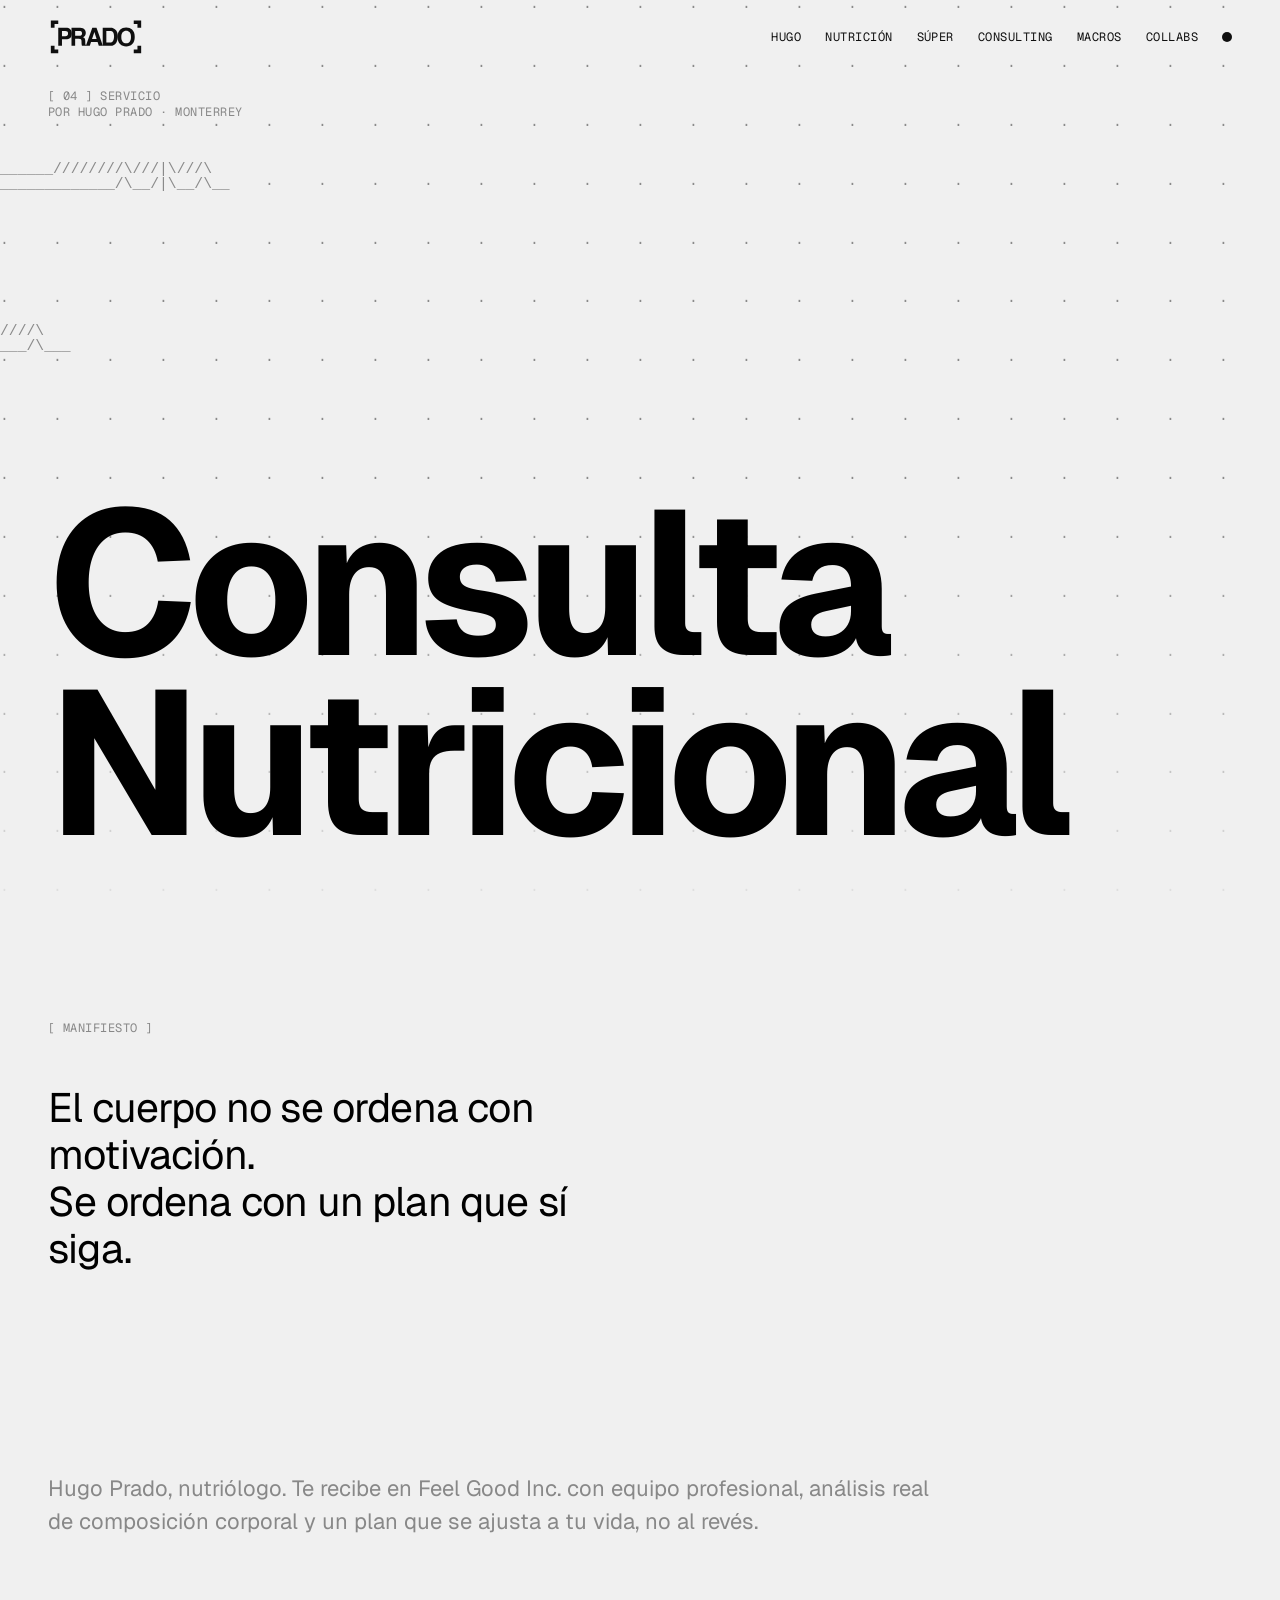
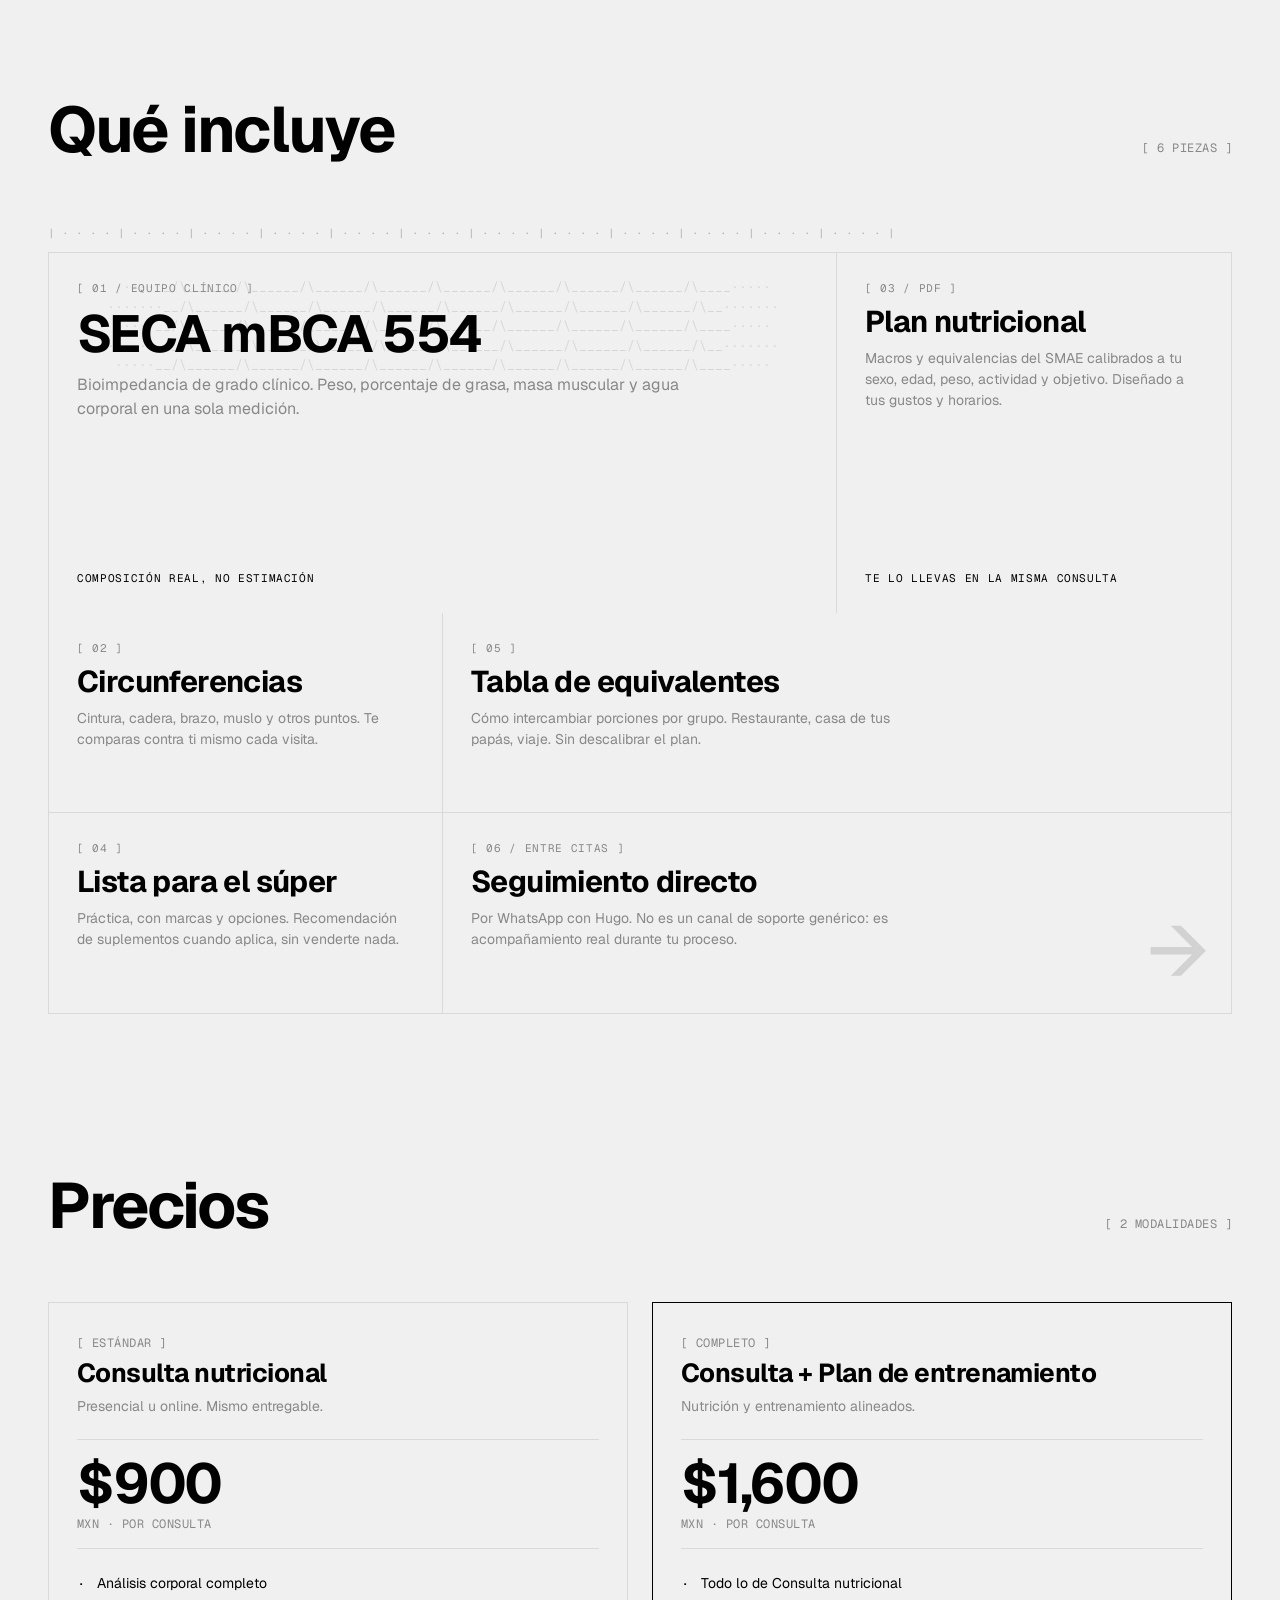
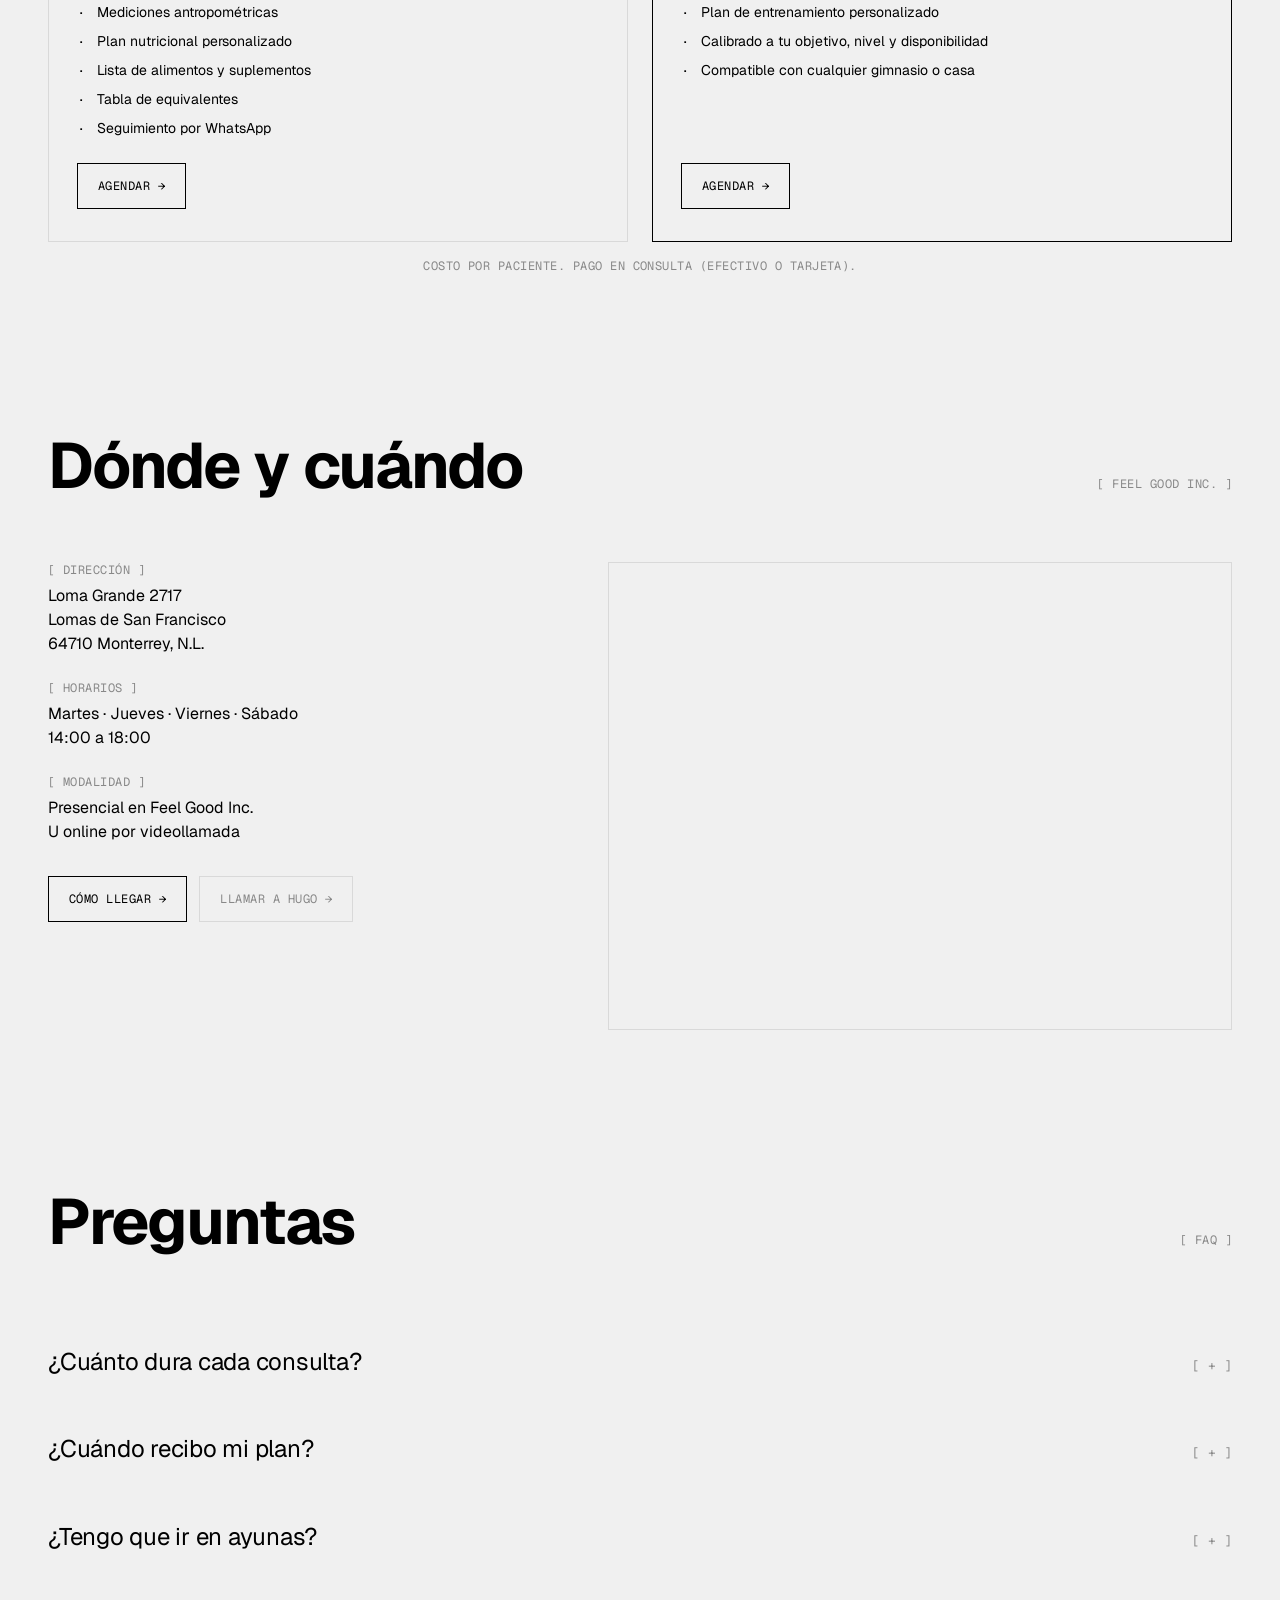
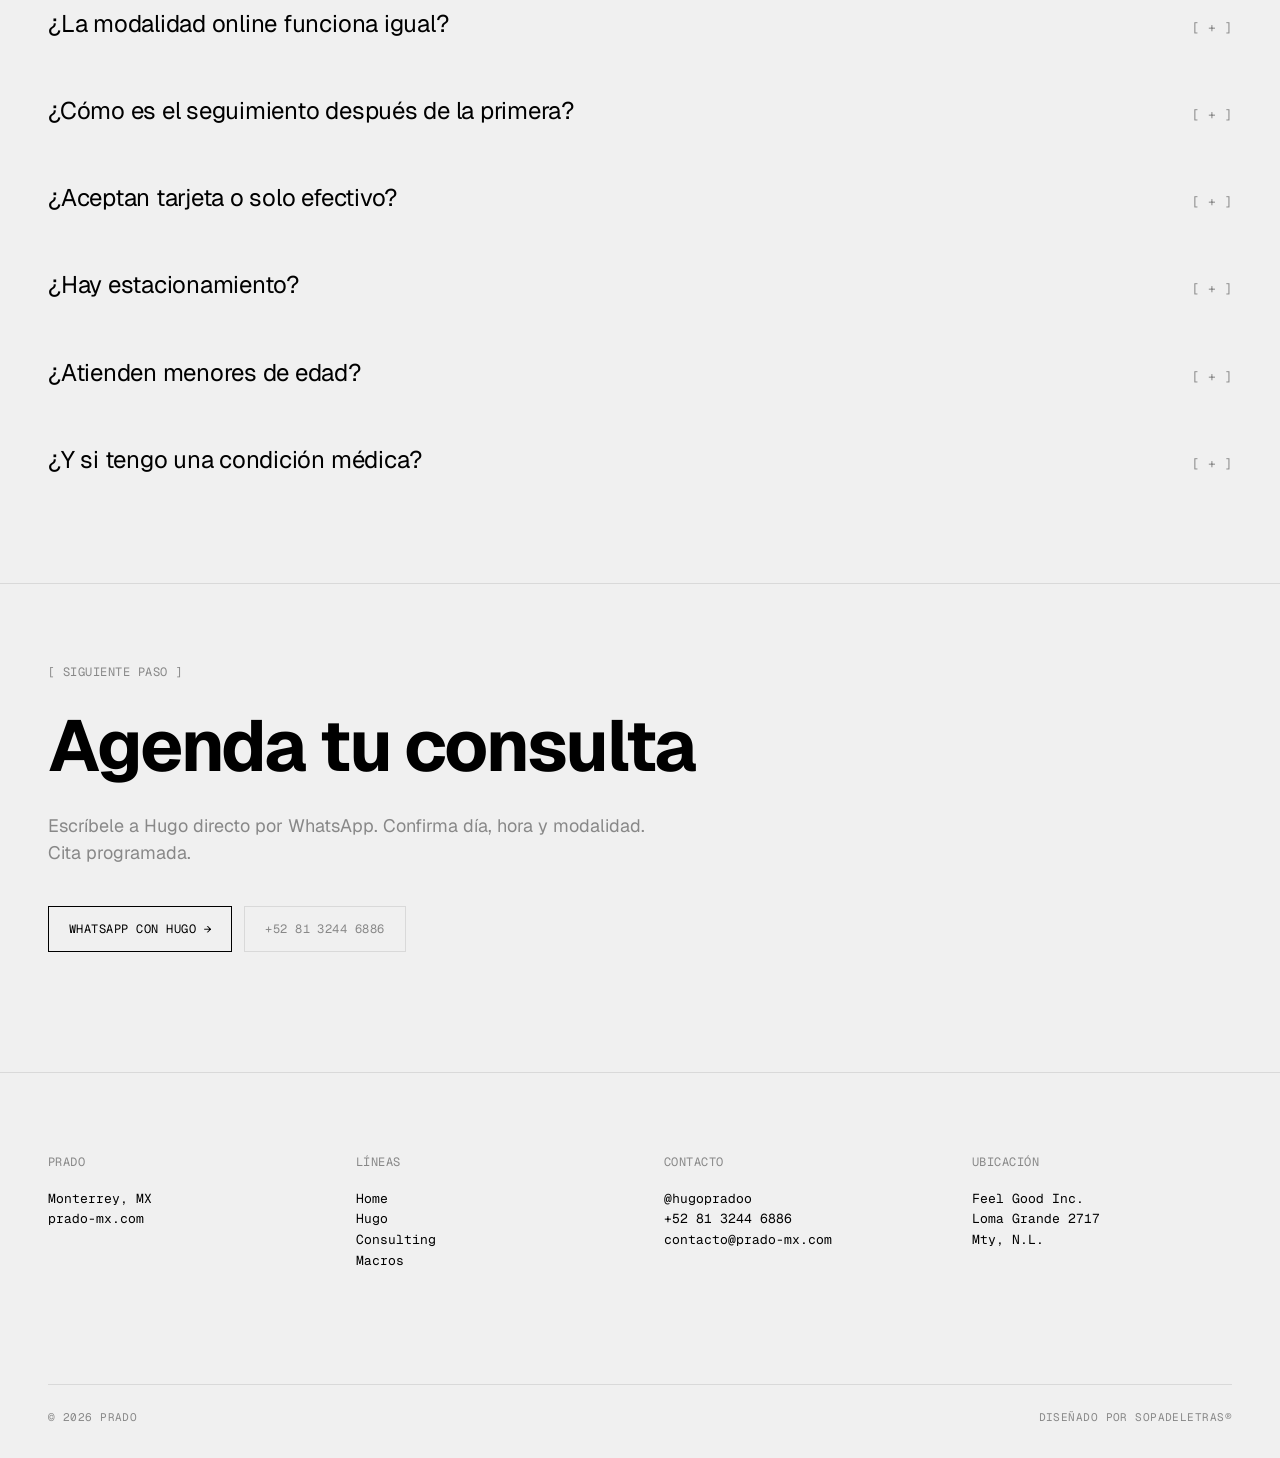
<file: consulta.html>
<!doctype html>
<html lang="es">
<head>
  <meta charset="utf-8" />
  <meta name="viewport" content="width=device-width, initial-scale=1, viewport-fit=cover" />
  <title>Consulta Nutricional / PRADO</title>
  <meta name="description" content="Consulta nutricional con Hugo Prado en Feel Good Inc. Monterrey. Análisis de composición corporal con SECA mBCA 554, plan personalizado, seguimiento real." />
  <meta name="theme-color" content="#F0F0F0" />

  <meta property="og:type" content="website" />
  <meta property="og:site_name" content="PRADO" />
  <meta property="og:title" content="Consulta Nutricional / PRADO" />
  <meta property="og:description" content="Nutriólogo en Monterrey. Análisis SECA mBCA 554, plan personalizado, seguimiento. Desde $900 MXN." />
  <meta property="og:image" content="https://prado-mx.com/assets/images/og/og-default.jpg?v=2" />
  <meta property="og:image:type" content="image/jpeg" />
  <meta property="og:image:width" content="1200" />
  <meta property="og:image:height" content="630" />
  <meta property="og:image:alt" content="Consulta Nutricional PRADO" />
  <meta property="og:url" content="https://prado-mx.com/consulta" />
  <meta property="og:locale" content="es_MX" />

  <link rel="canonical" href="https://prado-mx.com/consulta" />

  <meta name="twitter:card" content="summary_large_image" />
  <meta name="twitter:title" content="Consulta Nutricional / PRADO" />
  <meta name="twitter:description" content="Nutriólogo en Monterrey. Análisis SECA mBCA 554, plan personalizado, seguimiento. Desde $900 MXN." />
  <meta name="twitter:image" content="https://prado-mx.com/assets/images/og/og-default.jpg?v=2" />

  <link rel="icon" href="/assets/logo/favicon-dark.png" type="image/png" media="(prefers-color-scheme: light)" />
  <link rel="icon" href="/assets/logo/favicon-light.png" type="image/png" media="(prefers-color-scheme: dark)" />
  <link rel="apple-touch-icon" href="/assets/logo/app-icon.png" />

  <link rel="preconnect" href="https://fonts.googleapis.com">
  <link rel="preconnect" href="https://fonts.gstatic.com" crossorigin>
  <link href="https://fonts.googleapis.com/css2?family=Geist:wght@400;700&family=Geist+Mono:wght@400&display=swap" rel="stylesheet">

  <link rel="stylesheet" href="/style.css?v=36" />

  <script>
    (function () {
      try {
        var s = localStorage.getItem('prado-theme');
        var sys = window.matchMedia('(prefers-color-scheme: dark)').matches;
        if (s === 'dark' || (!s && sys)) document.documentElement.classList.add('dark');
      } catch (e) {}
    })();
  </script>

  <script type="application/ld+json">
  {
    "@context": "https://schema.org",
    "@type": "MedicalBusiness",
    "name": "PRADO - Consulta Nutricional",
    "description": "Consulta nutricional con Hugo Prado en Feel Good Inc. Monterrey.",
    "image": "https://prado-mx.com/assets/images/og/og-default.jpg?v=2",
    "url": "https://prado-mx.com/consulta",
    "telephone": "+528132446886",
    "priceRange": "$900 - $1600 MXN",
    "address": {
      "@type": "PostalAddress",
      "streetAddress": "Loma Grande 2717, Lomas de San Francisco",
      "addressLocality": "Monterrey",
      "postalCode": "64710",
      "addressRegion": "N.L.",
      "addressCountry": "MX"
    },
    "openingHours": ["Tu 14:00-18:00", "Th 14:00-18:00", "Fr 14:00-18:00", "Sa 14:00-18:00"],
    "medicalSpecialty": "Nutrition"
  }
  </script>
</head>

<body>
  <nav class="nav">
    <a href="/" class="nav-logo" aria-label="PRADO">
      <svg viewBox="80 360 920 360" xmlns="http://www.w3.org/2000/svg" aria-hidden="true">
        <g fill="currentColor">
          <path d="M292.56,551.51c-10.04,8.37-24.36,12.56-42.99,12.56h-35.69v61.64h-35.59v-171.42h73.61c16.97,0,30.5,4.42,40.58,13.26,10.09,8.84,15.13,22.52,15.13,41.05,0,20.24-5.02,34.54-15.05,42.91ZM265.23,489.76c-4.54-3.8-10.89-5.7-19.07-5.7h-32.28v50.47h32.28c8.17,0,14.53-2.05,19.07-6.16,4.54-4.11,6.8-10.62,6.8-19.54s-2.27-15.27-6.8-19.07Z"/>
          <path d="M414.2,458.71c6.31,2.72,11.66,6.71,16.05,11.98,3.63,4.34,6.5,9.15,8.62,14.42,2.12,5.27,3.17,11.28,3.17,18.03,0,8.14-2.05,16.15-6.16,24.02-4.11,7.87-10.89,13.43-20.35,16.69,7.91,3.18,13.51,7.7,16.81,13.55,3.3,5.86,4.94,14.79,4.94,26.81v11.51c0,7.83.31,13.14.95,15.93.95,4.42,3.15,7.68,6.61,9.77v4.3h-39.54c-1.09-3.8-1.86-6.86-2.33-9.19-.93-4.81-1.43-9.73-1.51-14.77l-.23-15.93c-.15-10.93-2.04-18.22-5.67-21.86-3.63-3.64-10.43-5.47-20.41-5.47h-34.98v67.22h-35.01v-171.42h81.99c11.72.23,20.73,1.71,27.05,4.42ZM340.16,484.06v46.05h38.55c7.66,0,13.4-.93,17.23-2.79,6.77-3.26,10.16-9.69,10.16-19.31,0-10.39-3.28-17.37-9.83-20.93-3.68-2.02-9.2-3.02-16.57-3.02h-39.54Z"/>
          <path d="M504.37,454.29h40.53l60.65,171.42h-38.84l-11.31-35.24h-63.13l-11.62,35.24h-37.47l61.19-171.42ZM502.01,560.93h43.9l-21.65-67.45-22.25,67.45Z"/>
          <path d="M704.8,458.01c12.03,3.95,21.76,11.21,29.21,21.75,5.97,8.53,10.04,17.75,12.22,27.68,2.17,9.93,3.26,19.38,3.26,28.38,0,22.79-4.58,42.1-13.73,57.92-12.41,21.32-31.58,31.98-57.5,31.98h-73.91v-171.42h73.91c10.63.16,19.48,1.4,26.54,3.72ZM639.13,484.06v111.88h33.08c16.93,0,28.73-8.33,35.41-25,3.65-9.15,5.47-20.04,5.47-32.68,0-17.44-2.74-30.84-8.21-40.18-5.48-9.34-16.37-14.01-32.67-14.01h-33.08Z"/>
          <path d="M885.36,612.48c-12.95,13.34-31.67,20-56.17,20s-43.22-6.67-56.17-20c-17.37-16.36-26.05-39.93-26.05-70.71s8.68-54.97,26.05-70.71c12.95-13.33,31.67-20,56.17-20s43.22,6.67,56.17,20c17.29,15.74,25.93,39.31,25.93,70.71s-8.64,54.35-25.93,70.71ZM862.97,586.43c8.33-10.47,12.5-25.35,12.5-44.66s-4.17-34.09-12.5-44.6c-8.33-10.51-19.6-15.76-33.78-15.76s-25.51,5.23-33.96,15.7c-8.45,10.47-12.68,25.35-12.68,44.66s4.23,34.19,12.68,44.66c8.45,10.47,19.77,15.7,33.96,15.7s25.45-5.23,33.78-15.7Z"/>
          <polygon points="142.71 383.11 107.12 383.11 107.12 418.7 107.12 454.29 142.71 454.29 142.71 418.7 178.29 418.7 178.29 383.11 142.71 383.11"/>
          <polygon points="142.71 661.3 142.71 625.71 107.12 625.71 107.12 661.3 107.12 696.89 142.71 696.89 178.29 696.89 178.29 661.3 142.71 661.3"/>
          <polygon points="937.29 625.71 937.29 661.3 901.71 661.3 901.71 696.89 937.29 696.89 972.88 696.89 972.88 661.3 972.88 625.71 937.29 625.71"/>
          <polygon points="937.29 383.11 901.71 383.11 901.71 418.7 937.29 418.7 937.29 454.29 972.88 454.29 972.88 418.7 972.88 383.11 937.29 383.11"/>
        </g>
      </svg>
    </a>
    <div class="nav-right">
      <div class="nav-links">
        <a href="/hugo">Hugo</a>
        <a href="/consulta" aria-current="page">Nutrición</a>
        <a href="/super">Súper</a>
        <a href="/consulting">Consulting</a>
        <a href="/macros">Macros</a>
        <a href="/marcas">Collabs</a>
      </div>
      <button class="theme-toggle" data-theme-toggle aria-label="Cambiar tema">
        <span data-theme-label>Dark</span>
      </button>
    </div>
    <button class="menu-toggle" data-menu-open aria-label="Abrir menú">[ Menu ]</button>
  </nav>

  <div class="menu-overlay" data-menu-overlay aria-hidden="true">
    <div class="menu-overlay-top">
      <span class="label">[ Menu ]</span>
      <button class="menu-toggle" data-menu-close aria-label="Cerrar menú">[ Close ]</button>
    </div>
    <nav class="menu-links">
      <a href="/" data-menu-link>Home</a>
      <a href="/hugo" data-menu-link>Hugo</a>
      <a href="/consulta" data-menu-link aria-current="page">Nutrición</a>
      <a href="/super" data-menu-link>Súper</a>
      <a href="/consulting" data-menu-link>Consulting</a>
      <a href="/macros" data-menu-link>Macros</a>
      <a href="/marcas" data-menu-link>Collabs</a>
    </nav>
    <div class="menu-overlay-bottom">
      <span>Monterrey, MX</span>
      <button class="theme-toggle" data-theme-toggle aria-label="Cambiar tema">
        <span data-theme-label>Dark</span>
      </button>
    </div>
  </div>

  <header class="hero hero--ascii">
    <pre class="hero-ascii" data-consulta-ascii aria-hidden="true"></pre>
    <div class="hero-meta label">
      <span>[ 04 ] Servicio</span><br/>
      Por Hugo Prado · Monterrey
    </div>
    <h1 class="hero-wordmark" style="font-size: 16vw;">Consulta<br/>Nutricional</h1>
  </header>

  <section class="section">
    <p class="label" style="margin-bottom: 48px;">[ Manifiesto ]</p>
    <p class="manifesto">
      El cuerpo no se ordena con motivación.<br/>Se ordena con un plan que sí siga.
    </p>
  </section>

  <section class="section section--tight">
    <p class="consulta-lead">
      Hugo Prado, nutriólogo. Te recibe en Feel Good Inc. con equipo profesional, análisis real de composición corporal y un plan que se ajusta a tu vida, no al revés.
    </p>
  </section>

  <section class="section section--tight" id="incluye">
    <div class="section-head">
      <h2 class="section-title">Qué incluye</h2>
      <span class="label">[ 6 piezas ]</span>
    </div>

    <div class="consulta-bento-wrap">
      <pre class="consulta-bento-ticks" aria-hidden="true">| · · · · | · · · · | · · · · | · · · · | · · · · | · · · · | · · · · | · · · · | · · · · | · · · · | · · · · | · · · · |</pre>

      <div class="consulta-bento">
        <article class="consulta-bento-card" data-pos="hero">
          <pre class="consulta-bento-pulse" aria-hidden="true">·····__/\______/\______/\______/\______/\______/\______/\______/\______/\____·····
·······__/\______/\______/\______/\______/\______/\______/\______/\______/\__·······
·····__/\______/\______/\______/\______/\______/\______/\______/\______/\____·····
·······__/\______/\______/\______/\______/\______/\______/\______/\______/\__·······
·····__/\______/\______/\______/\______/\______/\______/\______/\______/\____·····</pre>
          <span class="consulta-bento-eyebrow">[ 01 / Equipo clínico ]</span>
          <h3 class="consulta-bento-title">SECA mBCA 554</h3>
          <p class="consulta-bento-desc">Bioimpedancia de grado clínico. Peso, porcentaje de grasa, masa muscular y agua corporal en una sola medición.</p>
          <span class="consulta-bento-datum">Composición real, no estimación</span>
        </article>

        <article class="consulta-bento-card" data-pos="tall">
          <span class="consulta-bento-eyebrow">[ 03 / PDF ]</span>
          <h3 class="consulta-bento-title">Plan nutricional</h3>
          <p class="consulta-bento-desc">Macros y equivalencias del SMAE calibrados a tu sexo, edad, peso, actividad y objetivo. Diseñado a tus gustos y horarios.</p>
          <span class="consulta-bento-datum">Te lo llevas en la misma consulta</span>
        </article>

        <article class="consulta-bento-card" data-pos="small-1">
          <span class="consulta-bento-eyebrow">[ 02 ]</span>
          <h3 class="consulta-bento-title">Circunferencias</h3>
          <p class="consulta-bento-desc">Cintura, cadera, brazo, muslo y otros puntos. Te comparas contra ti mismo cada visita.</p>
        </article>

        <article class="consulta-bento-card" data-pos="wide-1">
          <span class="consulta-bento-eyebrow">[ 05 ]</span>
          <h3 class="consulta-bento-title">Tabla de equivalentes</h3>
          <p class="consulta-bento-desc">Cómo intercambiar porciones por grupo. Restaurante, casa de tus papás, viaje. Sin descalibrar el plan.</p>
        </article>

        <article class="consulta-bento-card" data-pos="small-2">
          <span class="consulta-bento-eyebrow">[ 04 ]</span>
          <h3 class="consulta-bento-title">Lista para el súper</h3>
          <p class="consulta-bento-desc">Práctica, con marcas y opciones. Recomendación de suplementos cuando aplica, sin venderte nada.</p>
        </article>

        <article class="consulta-bento-card" data-pos="wide-2">
          <span class="consulta-bento-arrow" aria-hidden="true">→</span>
          <span class="consulta-bento-eyebrow">[ 06 / Entre citas ]</span>
          <h3 class="consulta-bento-title">Seguimiento directo</h3>
          <p class="consulta-bento-desc">Por WhatsApp con Hugo. No es un canal de soporte genérico: es acompañamiento real durante tu proceso.</p>
        </article>
      </div>
    </div>
  </section>

  <section class="section section--tight" id="precios">
    <div class="section-head">
      <h2 class="section-title">Precios</h2>
      <span class="label">[ 2 modalidades ]</span>
    </div>
    <div class="consulta-pricing">
      <article class="consulta-tier">
        <div class="consulta-tier-head">
          <span class="label">[ Estándar ]</span>
          <h3>Consulta nutricional</h3>
          <p class="consulta-tier-sub">Presencial u online. Mismo entregable.</p>
        </div>
        <div class="consulta-tier-price">
          <strong>$900</strong>
          <span class="kpi-meta">MXN · por consulta</span>
        </div>
        <ul class="consulta-tier-list">
          <li>Análisis corporal completo</li>
          <li>Mediciones antropométricas</li>
          <li>Plan nutricional personalizado</li>
          <li>Lista de alimentos y suplementos</li>
          <li>Tabla de equivalentes</li>
          <li>Seguimiento por WhatsApp</li>
        </ul>
        <a class="closing-cta-btn" href="https://api.whatsapp.com/send?phone=528132446886&text=Hola%2C%20vengo%20de%20prado-mx.com%2Fconsulta%20y%20quiero%20agendar%20consulta%20nutricional%20%24900." target="_blank" rel="noopener">Agendar →</a>
      </article>

      <article class="consulta-tier consulta-tier--featured">
        <div class="consulta-tier-head">
          <span class="label">[ Completo ]</span>
          <h3>Consulta + Plan de entrenamiento</h3>
          <p class="consulta-tier-sub">Nutrición y entrenamiento alineados.</p>
        </div>
        <div class="consulta-tier-price">
          <strong>$1,600</strong>
          <span class="kpi-meta">MXN · por consulta</span>
        </div>
        <ul class="consulta-tier-list">
          <li>Todo lo de Consulta nutricional</li>
          <li>Plan de entrenamiento personalizado</li>
          <li>Calibrado a tu objetivo, nivel y disponibilidad</li>
          <li>Compatible con cualquier gimnasio o casa</li>
        </ul>
        <a class="closing-cta-btn" href="https://api.whatsapp.com/send?phone=528132446886&text=Hola%2C%20vengo%20de%20prado-mx.com%2Fconsulta%20y%20quiero%20agendar%20consulta%20%2B%20plan%20de%20entrenamiento%20%241%2C600." target="_blank" rel="noopener">Agendar →</a>
      </article>
    </div>
    <p class="label label--muted consulta-pricing-note">Costo por paciente. Pago en consulta (efectivo o tarjeta).</p>
  </section>

  <section class="section section--tight" id="ubicacion">
    <div class="section-head">
      <h2 class="section-title">Dónde y cuándo</h2>
      <span class="label">[ Feel Good Inc. ]</span>
    </div>
    <div class="consulta-location">
      <div class="consulta-location-info">
        <div class="consulta-location-block">
          <span class="label">[ Dirección ]</span>
          <p>Loma Grande 2717<br/>Lomas de San Francisco<br/>64710 Monterrey, N.L.</p>
        </div>
        <div class="consulta-location-block">
          <span class="label">[ Horarios ]</span>
          <p>Martes · Jueves · Viernes · Sábado<br/>14:00 a 18:00</p>
        </div>
        <div class="consulta-location-block">
          <span class="label">[ Modalidad ]</span>
          <p>Presencial en Feel Good Inc.<br/>U online por videollamada</p>
        </div>
        <div class="consulta-location-actions">
          <a class="closing-cta-btn" href="https://www.google.com/maps/dir/?api=1&destination=Loma+Grande+2717+Lomas+de+San+Francisco+Monterrey" target="_blank" rel="noopener">Cómo llegar →</a>
          <a class="closing-cta-btn closing-cta-btn--ghost" href="tel:+528132446886">Llamar a Hugo →</a>
        </div>
      </div>
      <div class="consulta-location-map">
        <iframe
          src="https://www.google.com/maps?q=Feel+Good+Inc%2C+Loma+Grande+2717%2C+Lomas+de+San+Francisco%2C+Monterrey%2C+N.L.&z=16&output=embed&iwloc=A"
          loading="lazy"
          referrerpolicy="no-referrer-when-downgrade"
          title="Mapa de Feel Good Inc., Monterrey"
        ></iframe>
      </div>
    </div>
  </section>

  <section class="section section--tight" id="faq">
    <div class="section-head">
      <h2 class="section-title">Preguntas</h2>
      <span class="label">[ FAQ ]</span>
    </div>
    <div class="faq">
      <details class="faq-item">
        <summary><span class="faq-q">¿Cuánto dura cada consulta?</span><span class="faq-toggle" aria-hidden="true"></span></summary>
        <div class="faq-a">La primera consulta dura entre 45 y 60 minutos: incluye análisis corporal, mediciones, entrevista y armado de plan. Las consultas de seguimiento son de 30 a 40 minutos.</div>
      </details>
      <details class="faq-item">
        <summary><span class="faq-q">¿Cuándo recibo mi plan?</span><span class="faq-toggle" aria-hidden="true"></span></summary>
        <div class="faq-a">El plan se arma y se entrega en la misma consulta, en PDF. Sales con todo: macros, equivalencias, lista de alimentos y guía de porciones.</div>
      </details>
      <details class="faq-item">
        <summary><span class="faq-q">¿Tengo que ir en ayunas?</span><span class="faq-toggle" aria-hidden="true"></span></summary>
        <div class="faq-a">Idealmente sí, ayunas de 3 a 4 horas para que la bioimpedancia sea precisa. Si no puedes ayunar, igual sirve, solo te avisamos para reagendar la composición corporal después.</div>
      </details>
      <details class="faq-item">
        <summary><span class="faq-q">¿La modalidad online funciona igual?</span><span class="faq-toggle" aria-hidden="true"></span></summary>
        <div class="faq-a">La consulta, el plan y el seguimiento sí. Lo que NO se hace en online es el análisis con SECA mBCA 554 ni las mediciones antropométricas. Si vienes de fuera de Monterrey, online sigue siendo una buena opción para empezar.</div>
      </details>
      <details class="faq-item">
        <summary><span class="faq-q">¿Cómo es el seguimiento después de la primera?</span><span class="faq-toggle" aria-hidden="true"></span></summary>
        <div class="faq-a">Por WhatsApp directo con Hugo entre consultas para ajustes y dudas. Las consultas de seguimiento (mismo precio) se recomiendan cada 2 a 3 semanas durante los primeros 2 meses, y a partir del tercer mes mínimo una vez al mes.</div>
      </details>
      <details class="faq-item">
        <summary><span class="faq-q">¿Aceptan tarjeta o solo efectivo?</span><span class="faq-toggle" aria-hidden="true"></span></summary>
        <div class="faq-a">Ambos. Terminal para débito o crédito en consulta, también transferencia. Se factura si lo necesitas.</div>
      </details>
      <details class="faq-item">
        <summary><span class="faq-q">¿Hay estacionamiento?</span><span class="faq-toggle" aria-hidden="true"></span></summary>
        <div class="faq-a">Hay estacionamiento subterráneo de paga en el edificio y lugares disponibles afuera sobre la calle.</div>
      </details>
      <details class="faq-item">
        <summary><span class="faq-q">¿Atienden menores de edad?</span><span class="faq-toggle" aria-hidden="true"></span></summary>
        <div class="faq-a">Sí, siempre acompañados por padre o tutor. Importante: la báscula SECA mBCA 554 mide a partir de 18 años. Para menores se trabaja con peso aproximado y el resto del análisis se hace igual.</div>
      </details>
      <details class="faq-item">
        <summary><span class="faq-q">¿Y si tengo una condición médica?</span><span class="faq-toggle" aria-hidden="true"></span></summary>
        <div class="faq-a">Diabetes, hipertensión, condición renal, embarazo, lactancia, trastornos de conducta alimentaria: avísale a Hugo antes de agendar. El plan se ajusta dentro del alcance nutricional; si necesita coordinación con tu médico tratante, Hugo te lo dice claro.</div>
      </details>
    </div>
  </section>

  <section class="section closing-cta">
    <span class="label">[ Siguiente paso ]</span>
    <h2>Agenda tu consulta</h2>
    <p>Escríbele a Hugo directo por WhatsApp. Confirma día, hora y modalidad. Cita programada.</p>
    <div class="closing-cta-actions">
      <a class="closing-cta-btn" href="https://api.whatsapp.com/send?phone=528132446886&text=Hola%2C%20vengo%20de%20prado-mx.com%2Fconsulta%20y%20quiero%20agendar%20mi%20consulta%20nutricional." target="_blank" rel="noopener">WhatsApp con Hugo →</a>
      <a class="closing-cta-btn closing-cta-btn--ghost" href="tel:+528132446886">+52 81 3244 6886</a>
    </div>
  </section>

  <footer class="footer">
    <div>
      <h4>PRADO</h4>
      <p>Monterrey, MX<br/>prado-mx.com</p>
    </div>
    <div>
      <h4>Líneas</h4>
      <a href="/">Home</a><br/>
      <a href="/hugo">Hugo</a><br/>
      <a href="/consulting">Consulting</a><br/>
      <a href="/macros">Macros</a>
    </div>
    <div>
      <h4>Contacto</h4>
      <a href="https://instagram.com/hugopradoo" target="_blank" rel="noopener">@hugopradoo</a><br/>
      <a href="tel:+528132446886">+52 81 3244 6886</a><br/>
      <a href="mailto:contacto@prado-mx.com">contacto@prado-mx.com</a>
    </div>
    <div>
      <h4>Ubicación</h4>
      <p>Feel Good Inc.<br/>Loma Grande 2717<br/>Mty, N.L.</p>
    </div>
    <div class="footer-bottom">
      <span>© 2026 PRADO</span>
      <span>Diseñado por sopadeletras®</span>
    </div>
  </footer>

  <script src="/consulta-ascii.js?v=1" defer></script>
  <script src="/assets/vendor/lenis-1.1.14.min.js"></script>
  <script src="/scroll.js?v=5"></script>
</body>
</html>
</file>
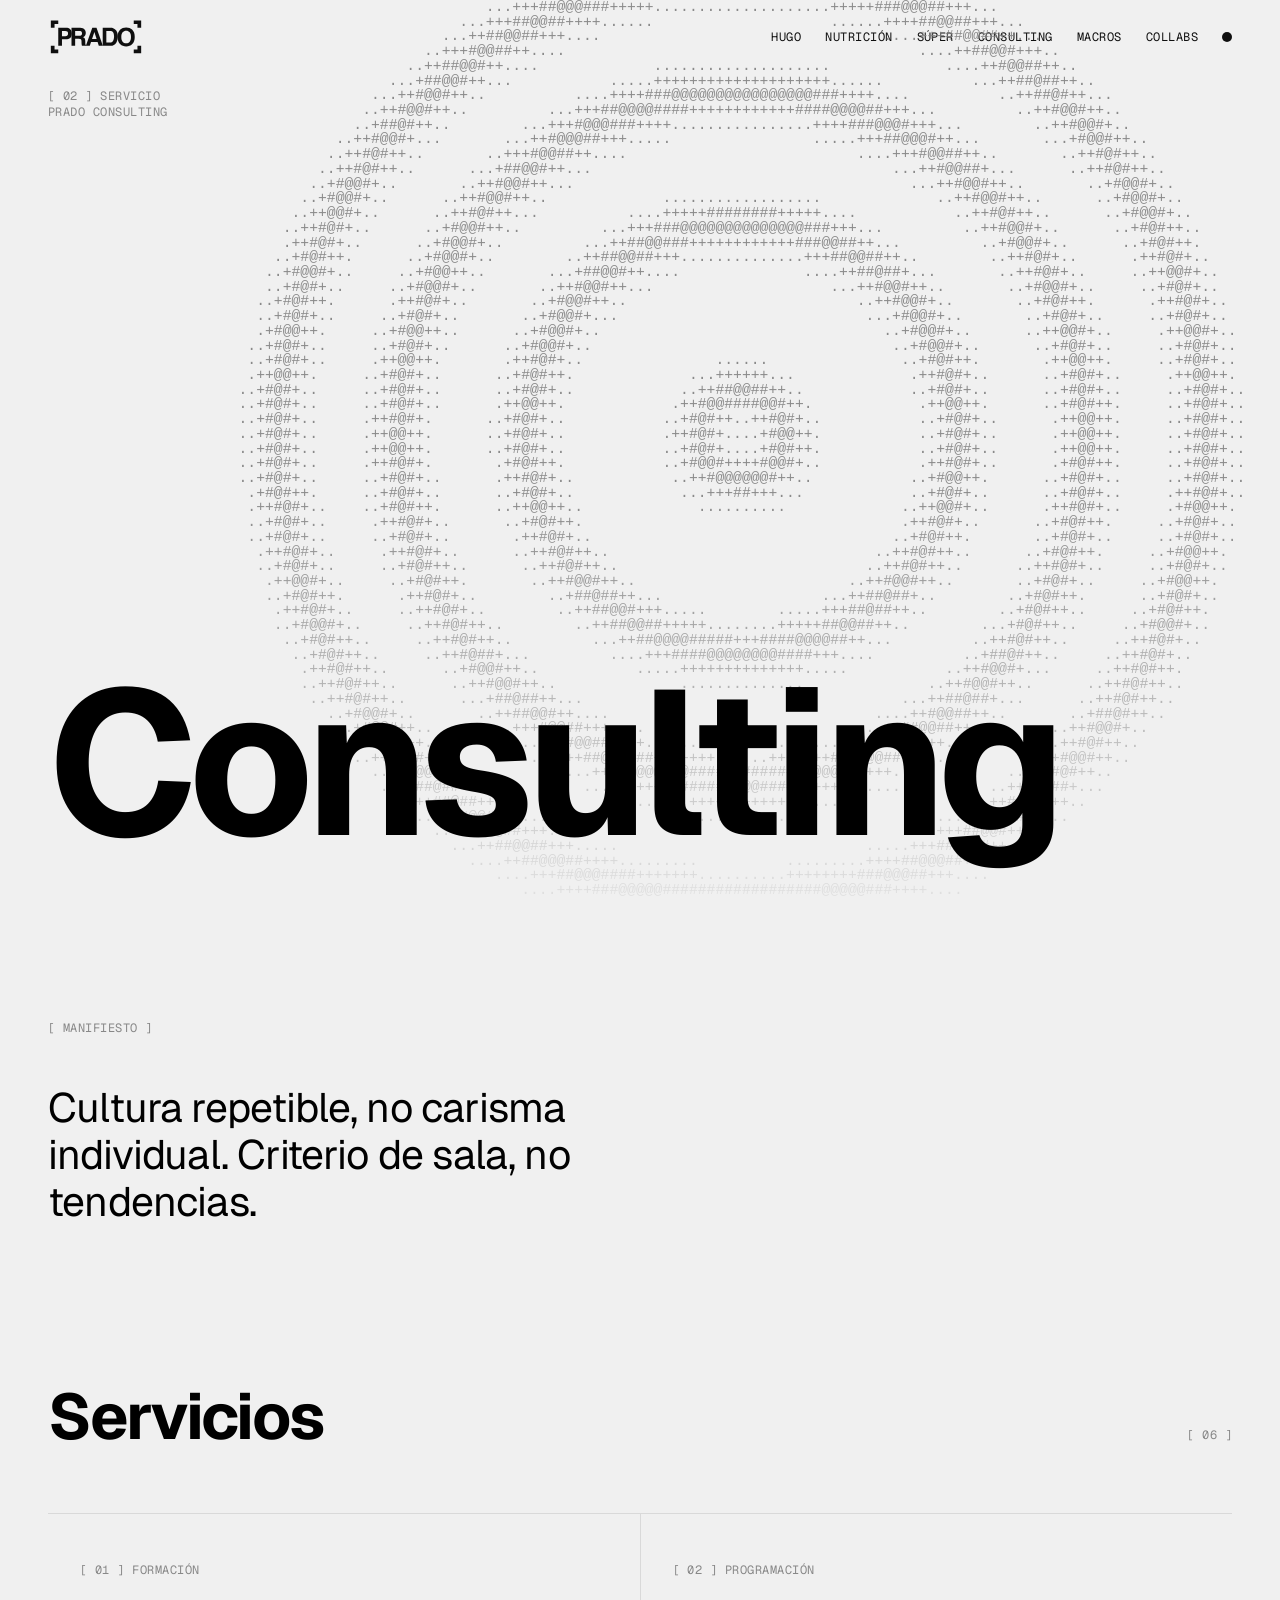
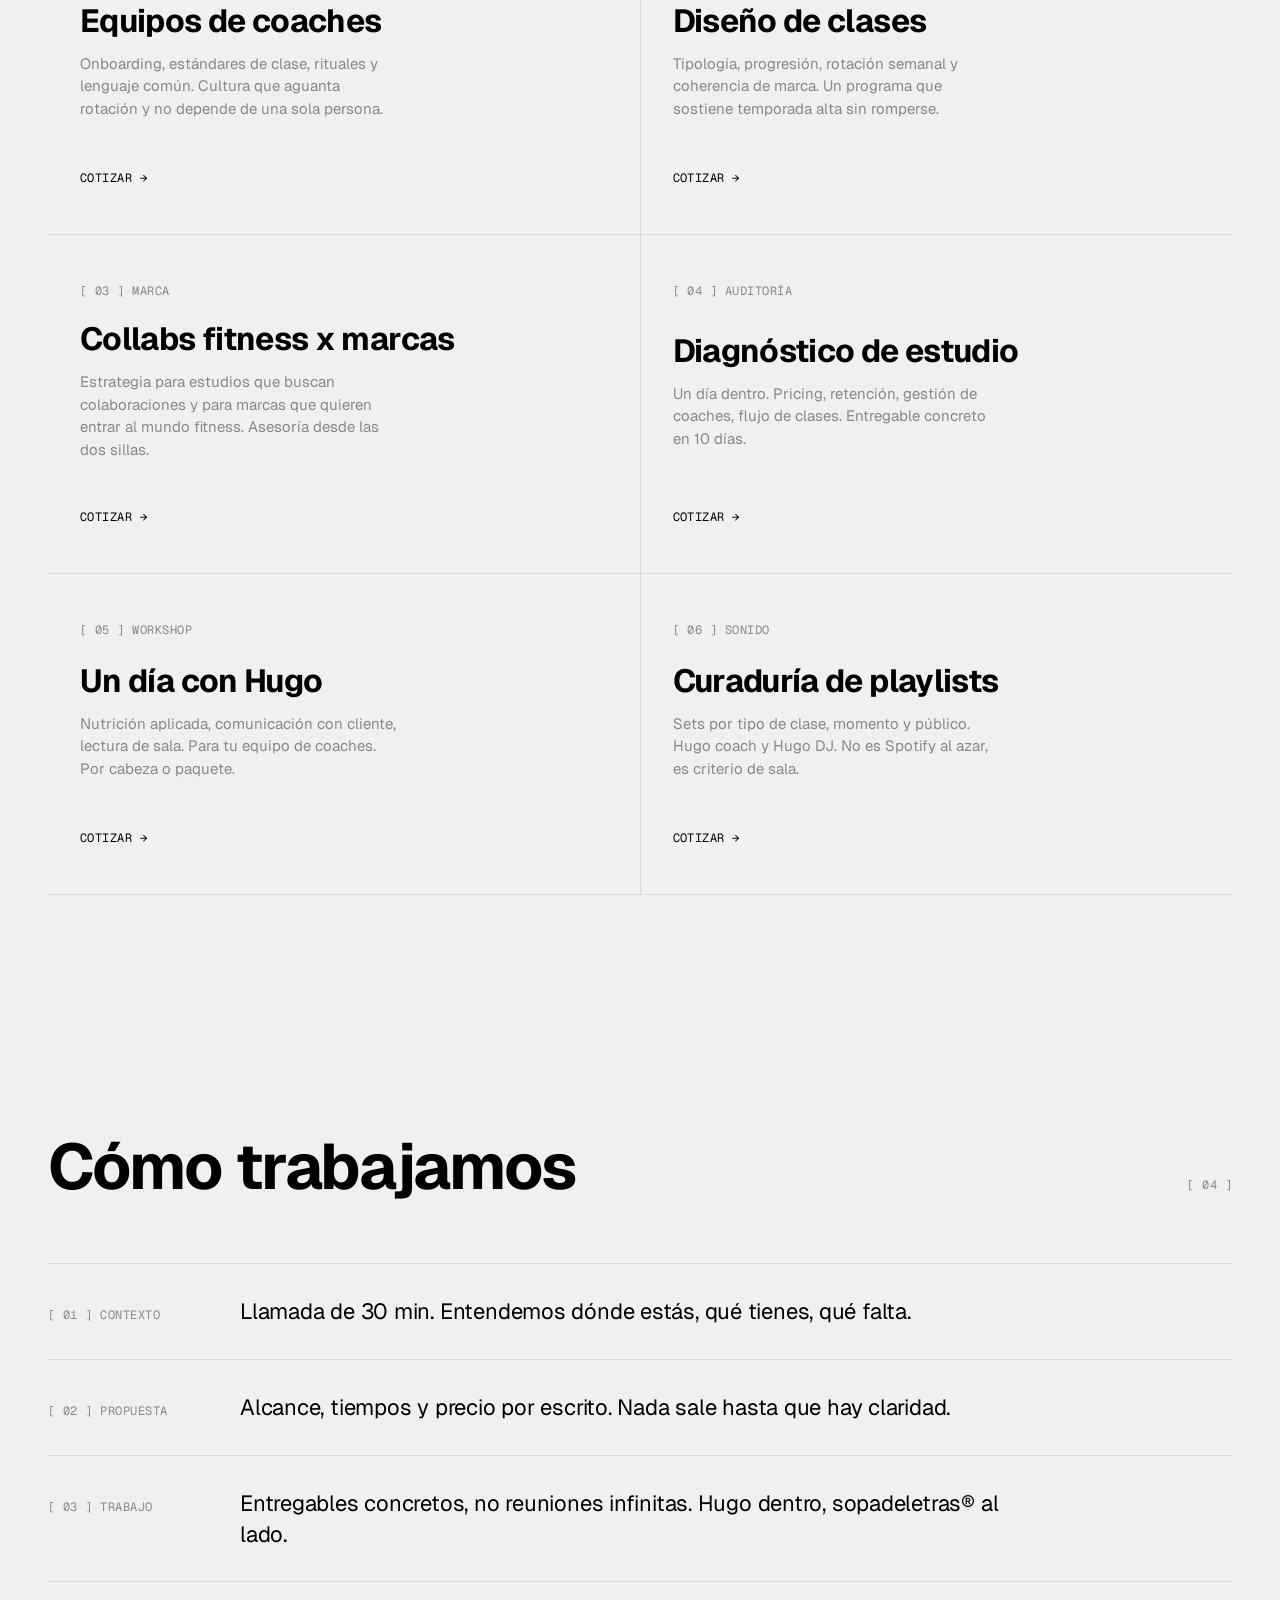
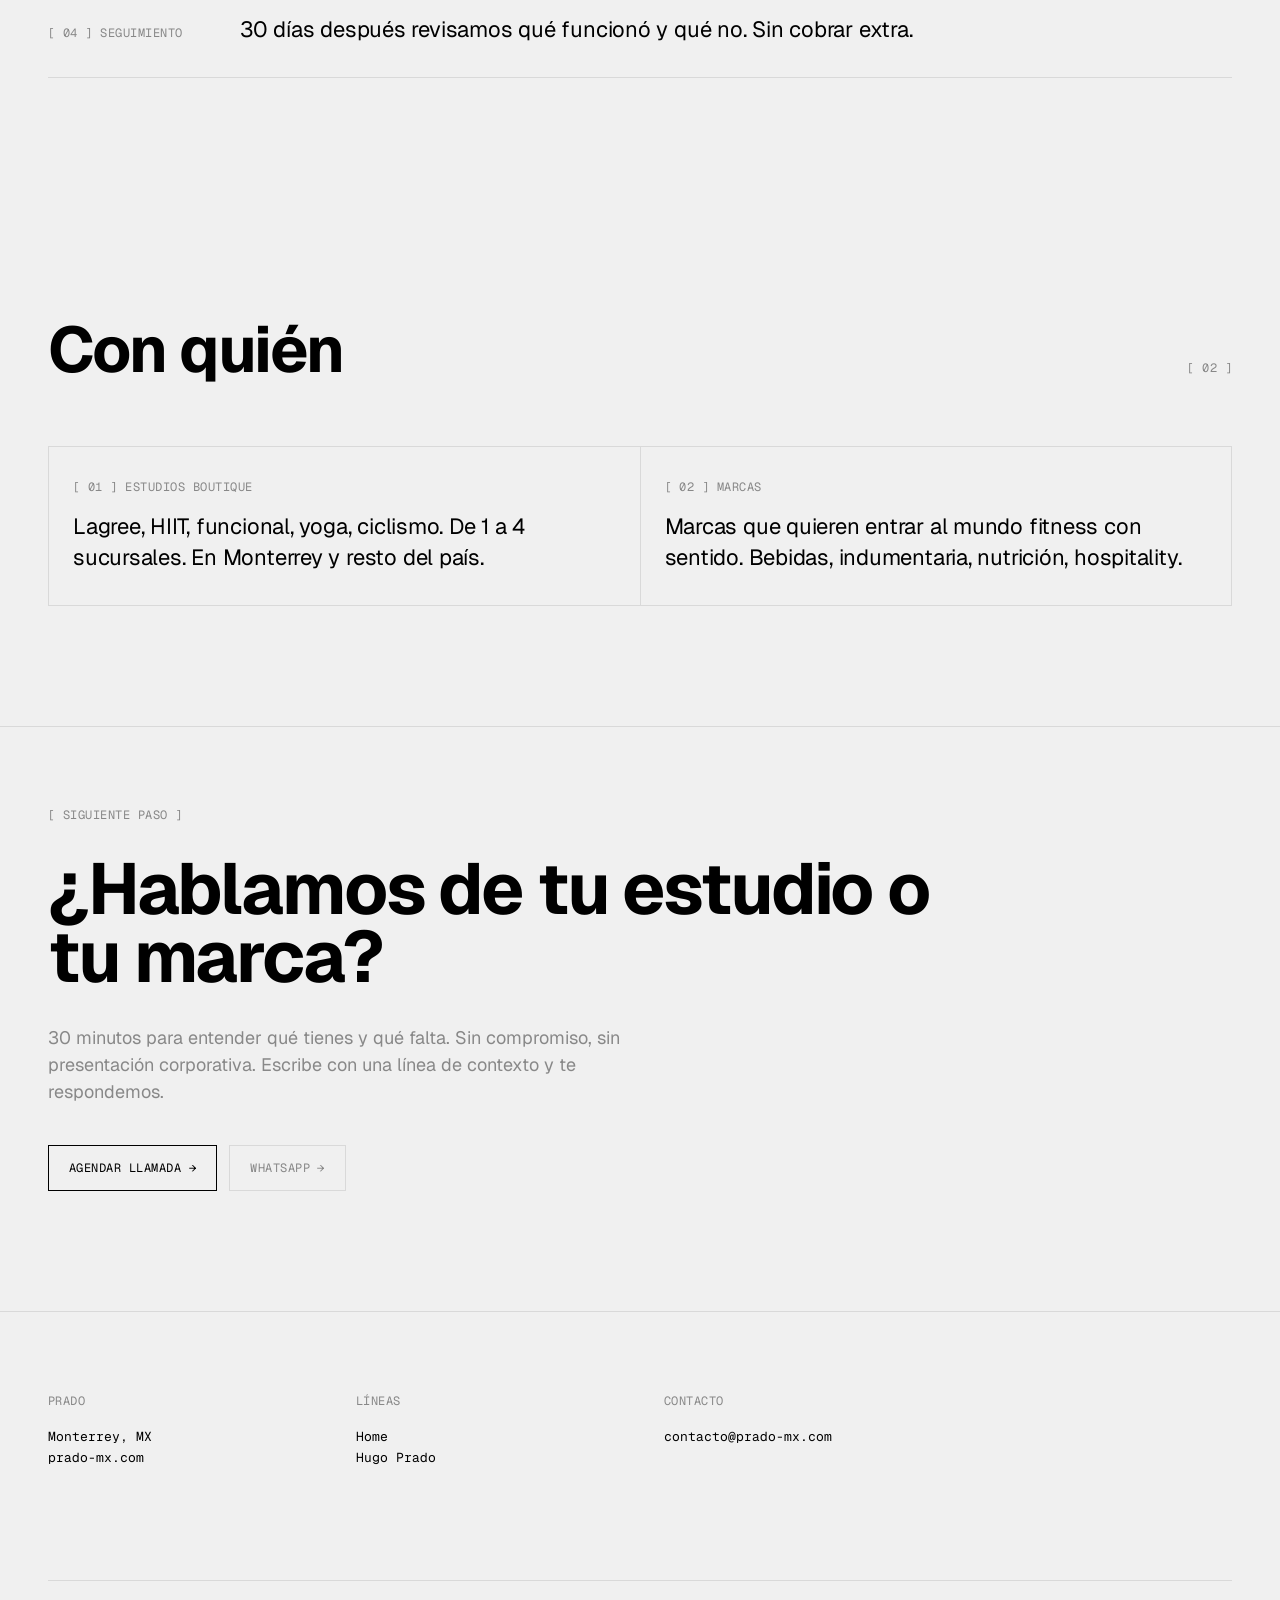
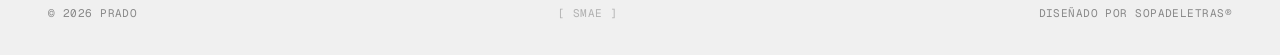
<file: consulting.html>
<!doctype html>
<html lang="es">
<head>
  <meta charset="utf-8" />
  <meta name="viewport" content="width=device-width, initial-scale=1, viewport-fit=cover" />
  <title>PRADO Consulting / PRADO</title>
  <meta name="description" content="Asesoría operativa y creativa para negocios fitness en México. Formación de equipos, diseño de clases, collabs con marcas, auditoría de estudio, workshops y curaduría sonora." />
  <meta name="theme-color" content="#F0F0F0" />

  <meta property="og:type" content="website" />
  <meta property="og:site_name" content="PRADO" />
  <meta property="og:title" content="PRADO Consulting / PRADO" />
  <meta property="og:description" content="Asesoría operativa y creativa para negocios fitness en México." />
  <meta property="og:image" content="https://prado-mx.com/assets/images/og/og-default.jpg?v=2" />
  <meta property="og:image:type" content="image/jpeg" />
  <meta property="og:image:width" content="1200" />
  <meta property="og:image:height" content="630" />
  <meta property="og:image:alt" content="PRADO Consulting" />
  <meta property="og:url" content="https://prado-mx.com/consulting" />
  <meta property="og:locale" content="es_MX" />

  <link rel="canonical" href="https://prado-mx.com/consulting" />

  <meta name="twitter:card" content="summary_large_image" />
  <meta name="twitter:title" content="PRADO Consulting / PRADO" />
  <meta name="twitter:description" content="Asesoría operativa y creativa para negocios fitness." />
  <meta name="twitter:image" content="https://prado-mx.com/assets/images/og/og-default.jpg?v=2" />

  <link rel="icon" href="/assets/logo/favicon-dark.png" type="image/png" media="(prefers-color-scheme: light)" />
  <link rel="icon" href="/assets/logo/favicon-light.png" type="image/png" media="(prefers-color-scheme: dark)" />
  <link rel="apple-touch-icon" href="/assets/logo/app-icon.png" />

  <link rel="preconnect" href="https://fonts.googleapis.com">
  <link rel="preconnect" href="https://fonts.gstatic.com" crossorigin>
  <link href="https://fonts.googleapis.com/css2?family=Geist:wght@400;700&family=Geist+Mono:wght@400&display=swap" rel="stylesheet">

  <link rel="stylesheet" href="/style.css?v=36" />

  <script>
    (function () {
      try {
        var s = localStorage.getItem('prado-theme');
        var sys = window.matchMedia('(prefers-color-scheme: dark)').matches;
        if (s === 'dark' || (!s && sys)) document.documentElement.classList.add('dark');
      } catch (e) {}
    })();
  </script>
</head>
<body>

  <nav class="nav">
    <a href="/" class="nav-logo" aria-label="PRADO">
      <svg viewBox="80 360 920 360" xmlns="http://www.w3.org/2000/svg" aria-hidden="true">
        <g fill="currentColor">
          <path d="M292.56,551.51c-10.04,8.37-24.36,12.56-42.99,12.56h-35.69v61.64h-35.59v-171.42h73.61c16.97,0,30.5,4.42,40.58,13.26,10.09,8.84,15.13,22.52,15.13,41.05,0,20.24-5.02,34.54-15.05,42.91ZM265.23,489.76c-4.54-3.8-10.89-5.7-19.07-5.7h-32.28v50.47h32.28c8.17,0,14.53-2.05,19.07-6.16,4.54-4.11,6.8-10.62,6.8-19.54s-2.27-15.27-6.8-19.07Z"/>
          <path d="M414.2,458.71c6.31,2.72,11.66,6.71,16.05,11.98,3.63,4.34,6.5,9.15,8.62,14.42,2.12,5.27,3.17,11.28,3.17,18.03,0,8.14-2.05,16.15-6.16,24.02-4.11,7.87-10.89,13.43-20.35,16.69,7.91,3.18,13.51,7.7,16.81,13.55,3.3,5.86,4.94,14.79,4.94,26.81v11.51c0,7.83.31,13.14.95,15.93.95,4.42,3.15,7.68,6.61,9.77v4.3h-39.54c-1.09-3.8-1.86-6.86-2.33-9.19-.93-4.81-1.43-9.73-1.51-14.77l-.23-15.93c-.15-10.93-2.04-18.22-5.67-21.86-3.63-3.64-10.43-5.47-20.41-5.47h-34.98v67.22h-35.01v-171.42h81.99c11.72.23,20.73,1.71,27.05,4.42ZM340.16,484.06v46.05h38.55c7.66,0,13.4-.93,17.23-2.79,6.77-3.26,10.16-9.69,10.16-19.31,0-10.39-3.28-17.37-9.83-20.93-3.68-2.02-9.2-3.02-16.57-3.02h-39.54Z"/>
          <path d="M504.37,454.29h40.53l60.65,171.42h-38.84l-11.31-35.24h-63.13l-11.62,35.24h-37.47l61.19-171.42ZM502.01,560.93h43.9l-21.65-67.45-22.25,67.45Z"/>
          <path d="M704.8,458.01c12.03,3.95,21.76,11.21,29.21,21.75,5.97,8.53,10.04,17.75,12.22,27.68,2.17,9.93,3.26,19.38,3.26,28.38,0,22.79-4.58,42.1-13.73,57.92-12.41,21.32-31.58,31.98-57.5,31.98h-73.91v-171.42h73.91c10.63.16,19.48,1.4,26.54,3.72ZM639.13,484.06v111.88h33.08c16.93,0,28.73-8.33,35.41-25,3.65-9.15,5.47-20.04,5.47-32.68,0-17.44-2.74-30.84-8.21-40.18-5.48-9.34-16.37-14.01-32.67-14.01h-33.08Z"/>
          <path d="M885.36,612.48c-12.95,13.34-31.67,20-56.17,20s-43.22-6.67-56.17-20c-17.37-16.36-26.05-39.93-26.05-70.71s8.68-54.97,26.05-70.71c12.95-13.33,31.67-20,56.17-20s43.22,6.67,56.17,20c17.29,15.74,25.93,39.31,25.93,70.71s-8.64,54.35-25.93,70.71ZM862.97,586.43c8.33-10.47,12.5-25.35,12.5-44.66s-4.17-34.09-12.5-44.6c-8.33-10.51-19.6-15.76-33.78-15.76s-25.51,5.23-33.96,15.7c-8.45,10.47-12.68,25.35-12.68,44.66s4.23,34.19,12.68,44.66c8.45,10.47,19.77,15.7,33.96,15.7s25.45-5.23,33.78-15.7Z"/>
          <polygon points="142.71 383.11 107.12 383.11 107.12 418.7 107.12 454.29 142.71 454.29 142.71 418.7 178.29 418.7 178.29 383.11 142.71 383.11"/>
          <polygon points="142.71 661.3 142.71 625.71 107.12 625.71 107.12 661.3 107.12 696.89 142.71 696.89 178.29 696.89 178.29 661.3 142.71 661.3"/>
          <polygon points="937.29 625.71 937.29 661.3 901.71 661.3 901.71 696.89 937.29 696.89 972.88 696.89 972.88 661.3 972.88 625.71 937.29 625.71"/>
          <polygon points="937.29 383.11 901.71 383.11 901.71 418.7 937.29 418.7 937.29 454.29 972.88 454.29 972.88 418.7 972.88 383.11 937.29 383.11"/>
        </g>
      </svg>
    </a>
    <div class="nav-right">
      <div class="nav-links">
        <a href="/hugo">Hugo</a>
        <a href="/consulta">Nutrición</a>
        <a href="/super">Súper</a>
        <a href="/consulting" aria-current="page">Consulting</a>
        <a href="/macros">Macros</a>
        <a href="/marcas">Collabs</a>
      </div>
      <button class="theme-toggle" data-theme-toggle aria-label="Cambiar tema">
        <span data-theme-label>Dark</span>
      </button>
    </div>
    <button class="menu-toggle" data-menu-open aria-label="Abrir menú">[ Menu ]</button>
  </nav>

  <div class="menu-overlay" data-menu-overlay aria-hidden="true">
    <div class="menu-overlay-top">
      <span class="label">[ Menu ]</span>
      <button class="menu-toggle" data-menu-close aria-label="Cerrar menú">[ Close ]</button>
    </div>
    <nav class="menu-links">
      <a href="/" data-menu-link>Home</a>
      <a href="/hugo" data-menu-link>Hugo</a>
      <a href="/consulta" data-menu-link>Nutrición</a>
      <a href="/super" data-menu-link>Súper</a>
      <a href="/consulting" data-menu-link aria-current="page">Consulting</a>
      <a href="/macros" data-menu-link>Macros</a>
      <a href="/marcas" data-menu-link>Collabs</a>
    </nav>
    <div class="menu-overlay-bottom">
      <span>Monterrey, MX</span>
      <button class="theme-toggle" data-theme-toggle aria-label="Cambiar tema">
        <span data-theme-label>Dark</span>
      </button>
    </div>
  </div>

  <header class="hero hero--ascii">
    <pre class="hero-ascii" data-consulting-ascii aria-hidden="true"></pre>
    <div class="hero-meta label">
      <span>[ 02 ] Servicio</span><br/>
      PRADO Consulting
    </div>
    <h1 class="hero-wordmark" style="font-size: 16vw;">Consulting</h1>
  </header>

  <section class="section">
    <p class="label" style="margin-bottom: 48px;">[ Manifiesto ]</p>
    <p class="manifesto">
      Cultura repetible, no carisma individual. Criterio de sala, no tendencias.
    </p>
  </section>

  <section class="section" id="servicios" style="padding-top: 40px;">
    <div class="section-head">
      <h2 class="section-title">Servicios</h2>
      <span class="label">[ 06 ]</span>
    </div>
    <div class="lines">
      <a class="line-card" data-status="active" data-cursor href="mailto:contacto@prado-mx.com?subject=PRADO%20Consulting%20-%20Formaci%C3%B3n%20de%20coaches">
        <span class="label">[ 01 ] Formación</span>
        <div>
          <h3>Equipos de coaches</h3>
          <p>Onboarding, estándares de clase, rituales y lenguaje común. Cultura que aguanta rotación y no depende de una sola persona.</p>
        </div>
        <span class="arrow">Cotizar →</span>
      </a>

      <a class="line-card" data-status="active" data-cursor href="mailto:contacto@prado-mx.com?subject=PRADO%20Consulting%20-%20Dise%C3%B1o%20de%20programa%20de%20clases">
        <span class="label">[ 02 ] Programación</span>
        <div>
          <h3>Diseño de clases</h3>
          <p>Tipología, progresión, rotación semanal y coherencia de marca. Un programa que sostiene temporada alta sin romperse.</p>
        </div>
        <span class="arrow">Cotizar →</span>
      </a>

      <a class="line-card" data-status="active" data-cursor href="mailto:contacto@prado-mx.com?subject=PRADO%20Consulting%20-%20Collabs%20fitness%20x%20marcas">
        <span class="label">[ 03 ] Marca</span>
        <div>
          <h3>Collabs fitness x marcas</h3>
          <p>Estrategia para estudios que buscan colaboraciones y para marcas que quieren entrar al mundo fitness. Asesoría desde las dos sillas.</p>
        </div>
        <span class="arrow">Cotizar →</span>
      </a>

      <a class="line-card" data-status="active" data-cursor href="mailto:contacto@prado-mx.com?subject=PRADO%20Consulting%20-%20Auditor%C3%ADa%20de%20estudio">
        <span class="label">[ 04 ] Auditoría</span>
        <div>
          <h3>Diagnóstico de estudio</h3>
          <p>Un día dentro. Pricing, retención, gestión de coaches, flujo de clases. Entregable concreto en 10 días.</p>
        </div>
        <span class="arrow">Cotizar →</span>
      </a>

      <a class="line-card" data-status="active" data-cursor href="mailto:contacto@prado-mx.com?subject=PRADO%20Consulting%20-%20Workshop%20con%20Hugo">
        <span class="label">[ 05 ] Workshop</span>
        <div>
          <h3>Un día con Hugo</h3>
          <p>Nutrición aplicada, comunicación con cliente, lectura de sala. Para tu equipo de coaches. Por cabeza o paquete.</p>
        </div>
        <span class="arrow">Cotizar →</span>
      </a>

      <a class="line-card" data-status="active" data-cursor href="mailto:contacto@prado-mx.com?subject=PRADO%20Consulting%20-%20Curadur%C3%ADa%20sonora">
        <span class="label">[ 06 ] Sonido</span>
        <div>
          <h3>Curaduría de playlists</h3>
          <p>Sets por tipo de clase, momento y público. Hugo coach y Hugo DJ. No es Spotify al azar, es criterio de sala.</p>
        </div>
        <span class="arrow">Cotizar →</span>
      </a>
    </div>
  </section>

  <section class="section">
    <div class="section-head">
      <h2 class="section-title">Cómo trabajamos</h2>
      <span class="label">[ 04 ]</span>
    </div>
    <ol class="process">
      <li>
        <span class="label">[ 01 ] Contexto</span>
        <p>Llamada de 30 min. Entendemos dónde estás, qué tienes, qué falta.</p>
      </li>
      <li>
        <span class="label">[ 02 ] Propuesta</span>
        <p>Alcance, tiempos y precio por escrito. Nada sale hasta que hay claridad.</p>
      </li>
      <li>
        <span class="label">[ 03 ] Trabajo</span>
        <p>Entregables concretos, no reuniones infinitas. Hugo dentro, sopadeletras® al lado.</p>
      </li>
      <li>
        <span class="label">[ 04 ] Seguimiento</span>
        <p>30 días después revisamos qué funcionó y qué no. Sin cobrar extra.</p>
      </li>
    </ol>
  </section>

  <section class="section">
    <div class="section-head">
      <h2 class="section-title">Con quién</h2>
      <span class="label">[ 02 ]</span>
    </div>
    <div class="who">
      <div class="who-card">
        <span class="label">[ 01 ] Estudios boutique</span>
        <p>Lagree, HIIT, funcional, yoga, ciclismo. De 1 a 4 sucursales. En Monterrey y resto del país.</p>
      </div>
      <div class="who-card">
        <span class="label">[ 02 ] Marcas</span>
        <p>Marcas que quieren entrar al mundo fitness con sentido. Bebidas, indumentaria, nutrición, hospitality.</p>
      </div>
    </div>
  </section>

  <section class="section closing-cta">
    <span class="label">[ Siguiente paso ]</span>
    <h2>¿Hablamos de tu estudio o tu marca?</h2>
    <p>30 minutos para entender qué tienes y qué falta. Sin compromiso, sin presentación corporativa. Escribe con una línea de contexto y te respondemos.</p>
    <div class="closing-cta-actions">
      <a class="closing-cta-btn" href="mailto:contacto@prado-mx.com?subject=PRADO%20Consulting%20-%20Primera%20llamada">Agendar llamada →</a>
      <a class="closing-cta-btn closing-cta-btn--ghost" href="https://api.whatsapp.com/send?phone=528132446886&text=Hola%2C%20vengo%20de%20prado-mx.com%2Fconsulting%20y%20quiero%20hablar%20con%20Hugo." target="_blank" rel="noopener">WhatsApp →</a>
    </div>
  </section>

  <footer class="footer">
    <div>
      <h4>PRADO</h4>
      <p>Monterrey, MX<br/>prado-mx.com</p>
    </div>
    <div>
      <h4>Líneas</h4>
      <a href="/">Home</a><br/>
      <a href="/hugo">Hugo Prado</a>
    </div>
    <div>
      <h4>Contacto</h4>
      <a href="mailto:contacto@prado-mx.com">contacto@prado-mx.com</a>
    </div>
    <div class="footer-bottom">
      <span>© 2026 PRADO</span>
      <a href="/smae" class="footer-internal" rel="nofollow">[ smae ]</a>
      <span>Diseñado por sopadeletras®</span>
    </div>
  </footer>

  <script src="/assets/vendor/lenis-1.1.14.min.js"></script>
  <script src="/scroll.js?v=5"></script>
  <script src="/consulting-ascii.js?v=1" defer></script>
</body>
</html>
</file>
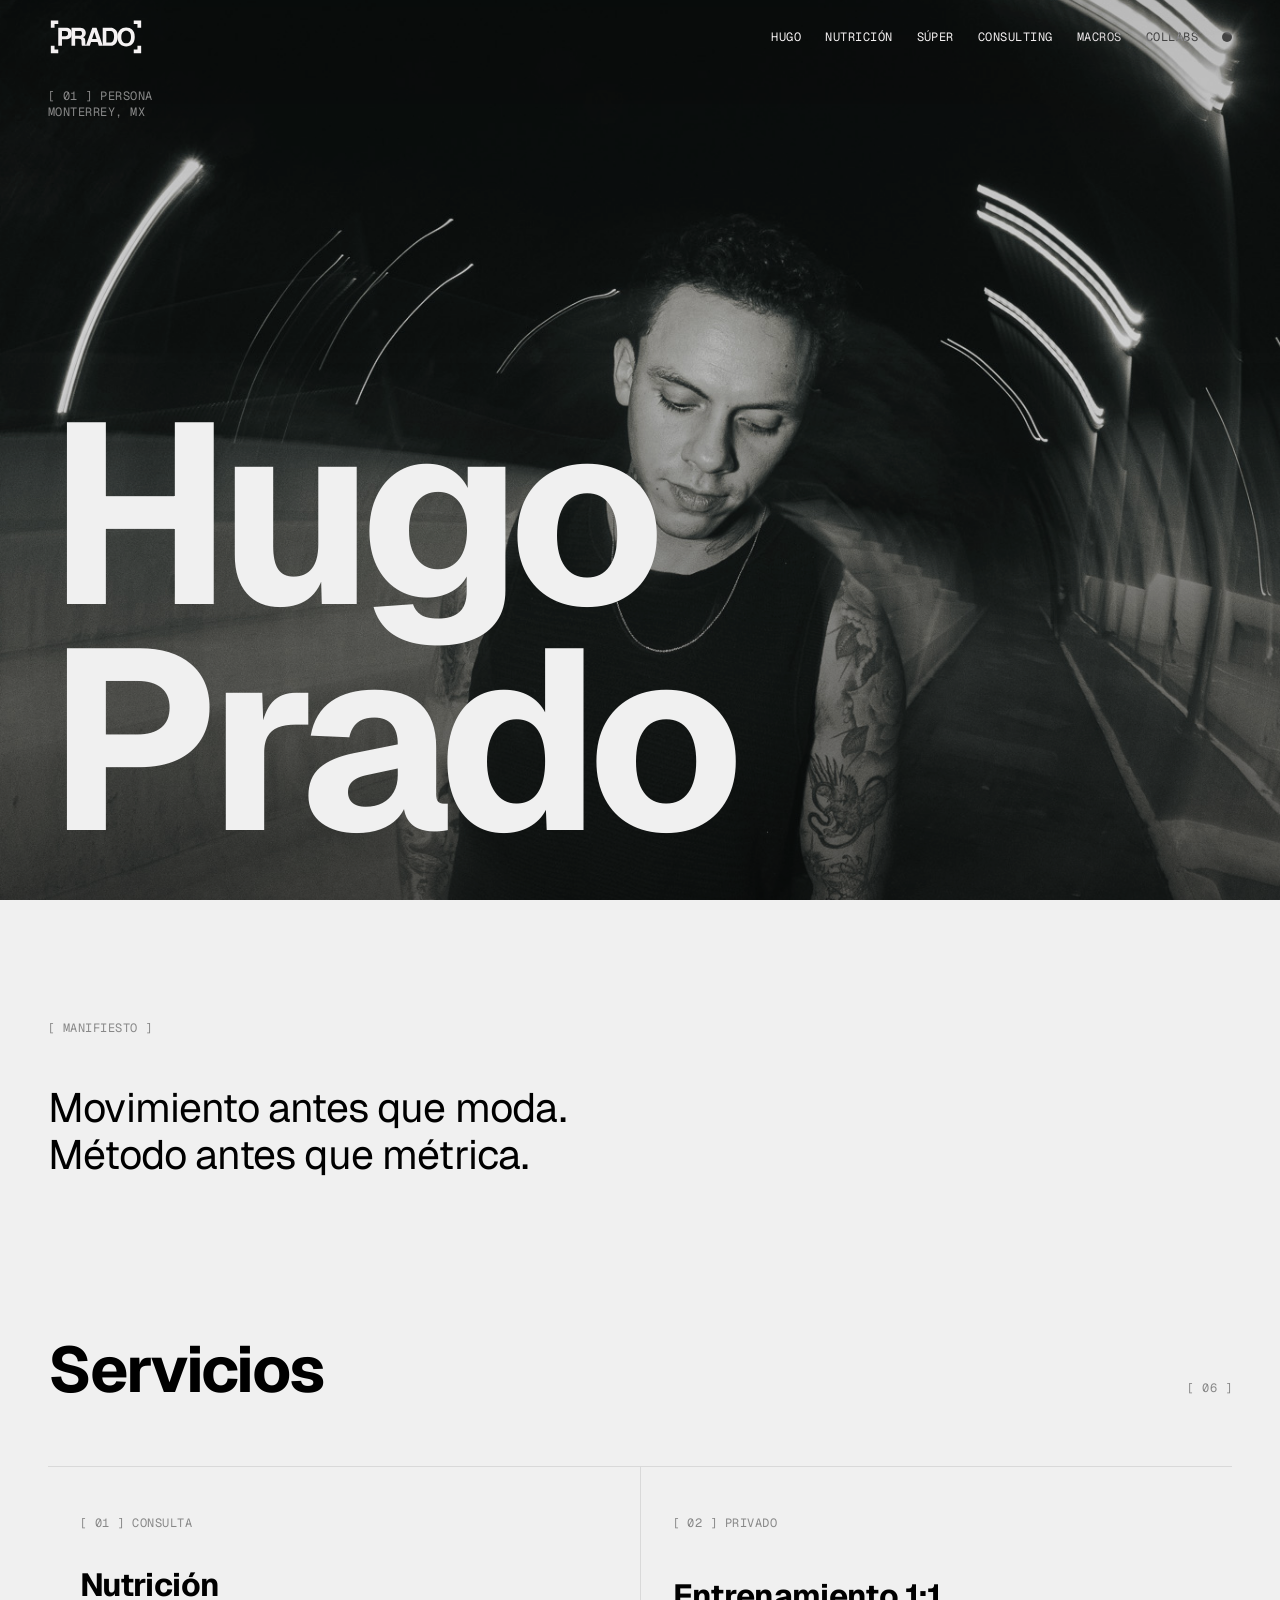
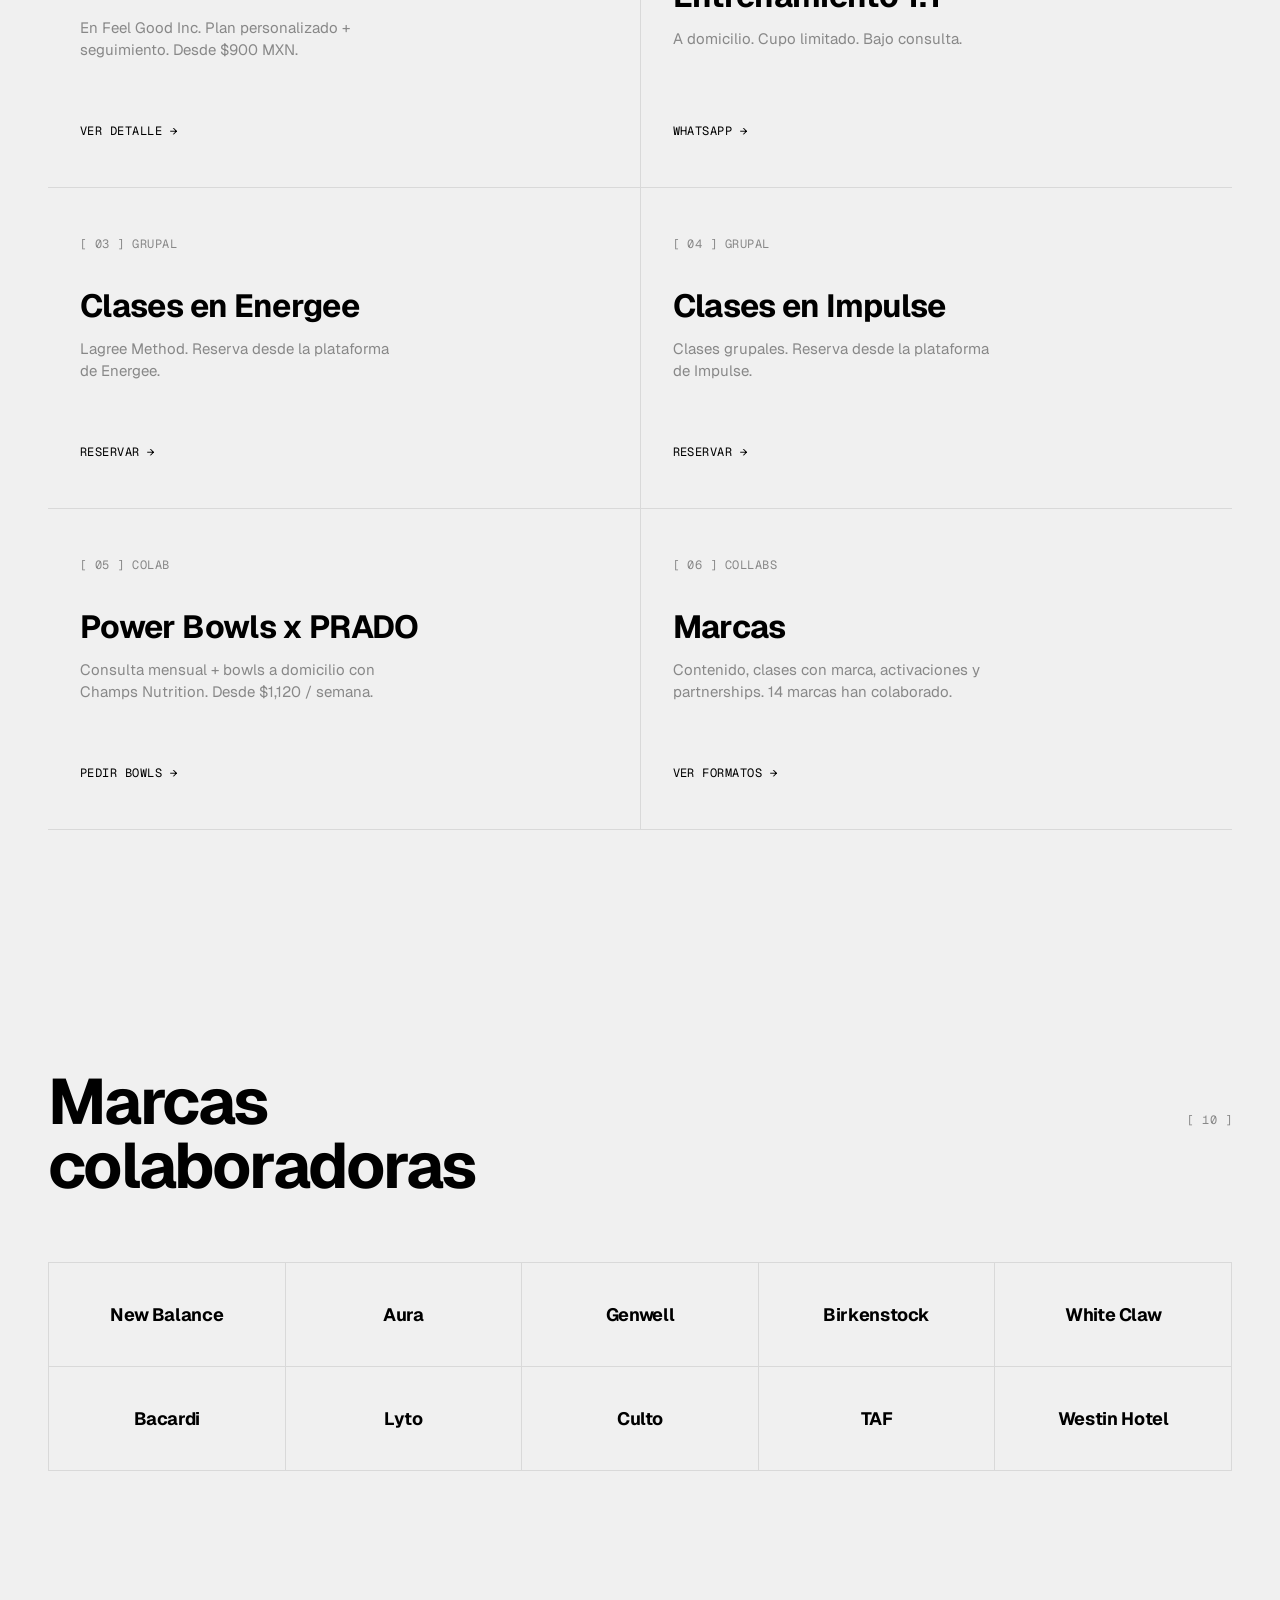
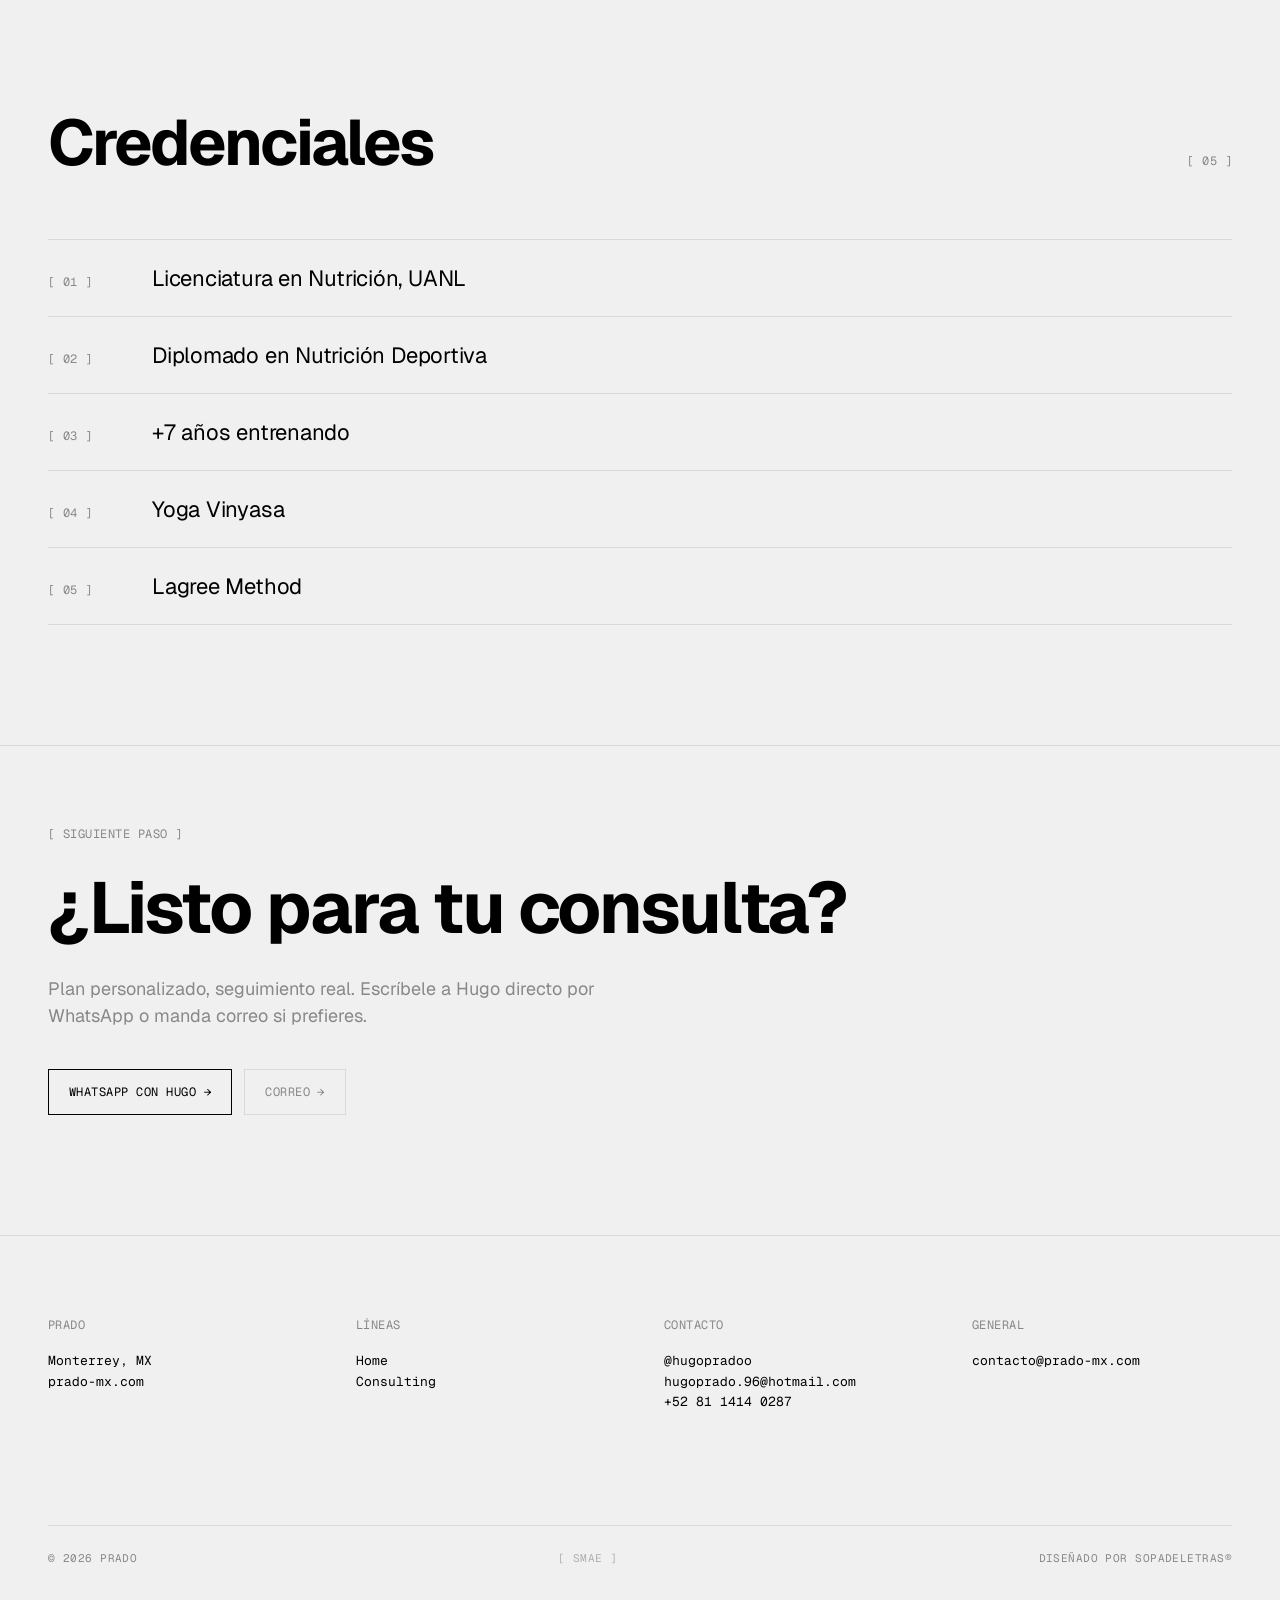
<file: hugo.html>
<!doctype html>
<html lang="es">
<head>
  <meta charset="utf-8" />
  <meta name="viewport" content="width=device-width, initial-scale=1, viewport-fit=cover" />
  <title>Hugo Prado / PRADO</title>
  <meta name="description" content="Hugo Prado, nutriólogo y entrenador en Monterrey. Consulta nutricional, entrenamiento privado, clases grupales en Energee e Impulse." />
  <meta name="theme-color" content="#F0F0F0" />

  <meta property="og:type" content="profile" />
  <meta property="og:site_name" content="PRADO" />
  <meta property="og:title" content="Hugo Prado / PRADO" />
  <meta property="og:description" content="Nutriólogo y entrenador. Monterrey." />
  <meta property="og:image" content="https://prado-mx.com/assets/images/og/og-default.jpg?v=2" />
  <meta property="og:image:type" content="image/jpeg" />
  <meta property="og:image:width" content="1200" />
  <meta property="og:image:height" content="630" />
  <meta property="og:image:alt" content="Hugo Prado - PRADO" />
  <meta property="og:url" content="https://prado-mx.com/hugo" />
  <meta property="og:locale" content="es_MX" />

  <link rel="canonical" href="https://prado-mx.com/hugo" />

  <meta name="twitter:card" content="summary_large_image" />
  <meta name="twitter:title" content="Hugo Prado / PRADO" />
  <meta name="twitter:description" content="Nutriólogo y entrenador. Monterrey." />
  <meta name="twitter:image" content="https://prado-mx.com/assets/images/og/og-default.jpg?v=2" />

  <link rel="icon" href="/assets/logo/favicon-dark.png" type="image/png" media="(prefers-color-scheme: light)" />
  <link rel="icon" href="/assets/logo/favicon-light.png" type="image/png" media="(prefers-color-scheme: dark)" />
  <link rel="apple-touch-icon" href="/assets/logo/app-icon.png" />

  <link rel="preconnect" href="https://fonts.googleapis.com">
  <link rel="preconnect" href="https://fonts.gstatic.com" crossorigin>
  <link href="https://fonts.googleapis.com/css2?family=Geist:wght@400;700&family=Geist+Mono:wght@400&display=swap" rel="stylesheet">

  <link rel="stylesheet" href="/style.css?v=36" />

  <script>
    (function () {
      try {
        var s = localStorage.getItem('prado-theme');
        var sys = window.matchMedia('(prefers-color-scheme: dark)').matches;
        if (s === 'dark' || (!s && sys)) document.documentElement.classList.add('dark');
      } catch (e) {}
    })();
  </script>

  <script type="application/ld+json">
  {
    "@context": "https://schema.org",
    "@type": "Person",
    "name": "Hugo Prado",
    "jobTitle": "Nutriólogo y entrenador",
    "url": "https://prado-mx.com/hugo",
    "address": { "@type": "PostalAddress", "addressLocality": "Monterrey", "addressRegion": "NL", "addressCountry": "MX" },
    "sameAs": ["https://instagram.com/hugopradoo"]
  }
  </script>
</head>
<body>

  <nav class="nav">
    <a href="/" class="nav-logo" aria-label="PRADO">
      <svg viewBox="80 360 920 360" xmlns="http://www.w3.org/2000/svg" aria-hidden="true">
        <g fill="currentColor">
          <path d="M292.56,551.51c-10.04,8.37-24.36,12.56-42.99,12.56h-35.69v61.64h-35.59v-171.42h73.61c16.97,0,30.5,4.42,40.58,13.26,10.09,8.84,15.13,22.52,15.13,41.05,0,20.24-5.02,34.54-15.05,42.91ZM265.23,489.76c-4.54-3.8-10.89-5.7-19.07-5.7h-32.28v50.47h32.28c8.17,0,14.53-2.05,19.07-6.16,4.54-4.11,6.8-10.62,6.8-19.54s-2.27-15.27-6.8-19.07Z"/>
          <path d="M414.2,458.71c6.31,2.72,11.66,6.71,16.05,11.98,3.63,4.34,6.5,9.15,8.62,14.42,2.12,5.27,3.17,11.28,3.17,18.03,0,8.14-2.05,16.15-6.16,24.02-4.11,7.87-10.89,13.43-20.35,16.69,7.91,3.18,13.51,7.7,16.81,13.55,3.3,5.86,4.94,14.79,4.94,26.81v11.51c0,7.83.31,13.14.95,15.93.95,4.42,3.15,7.68,6.61,9.77v4.3h-39.54c-1.09-3.8-1.86-6.86-2.33-9.19-.93-4.81-1.43-9.73-1.51-14.77l-.23-15.93c-.15-10.93-2.04-18.22-5.67-21.86-3.63-3.64-10.43-5.47-20.41-5.47h-34.98v67.22h-35.01v-171.42h81.99c11.72.23,20.73,1.71,27.05,4.42ZM340.16,484.06v46.05h38.55c7.66,0,13.4-.93,17.23-2.79,6.77-3.26,10.16-9.69,10.16-19.31,0-10.39-3.28-17.37-9.83-20.93-3.68-2.02-9.2-3.02-16.57-3.02h-39.54Z"/>
          <path d="M504.37,454.29h40.53l60.65,171.42h-38.84l-11.31-35.24h-63.13l-11.62,35.24h-37.47l61.19-171.42ZM502.01,560.93h43.9l-21.65-67.45-22.25,67.45Z"/>
          <path d="M704.8,458.01c12.03,3.95,21.76,11.21,29.21,21.75,5.97,8.53,10.04,17.75,12.22,27.68,2.17,9.93,3.26,19.38,3.26,28.38,0,22.79-4.58,42.1-13.73,57.92-12.41,21.32-31.58,31.98-57.5,31.98h-73.91v-171.42h73.91c10.63.16,19.48,1.4,26.54,3.72ZM639.13,484.06v111.88h33.08c16.93,0,28.73-8.33,35.41-25,3.65-9.15,5.47-20.04,5.47-32.68,0-17.44-2.74-30.84-8.21-40.18-5.48-9.34-16.37-14.01-32.67-14.01h-33.08Z"/>
          <path d="M885.36,612.48c-12.95,13.34-31.67,20-56.17,20s-43.22-6.67-56.17-20c-17.37-16.36-26.05-39.93-26.05-70.71s8.68-54.97,26.05-70.71c12.95-13.33,31.67-20,56.17-20s43.22,6.67,56.17,20c17.29,15.74,25.93,39.31,25.93,70.71s-8.64,54.35-25.93,70.71ZM862.97,586.43c8.33-10.47,12.5-25.35,12.5-44.66s-4.17-34.09-12.5-44.6c-8.33-10.51-19.6-15.76-33.78-15.76s-25.51,5.23-33.96,15.7c-8.45,10.47-12.68,25.35-12.68,44.66s4.23,34.19,12.68,44.66c8.45,10.47,19.77,15.7,33.96,15.7s25.45-5.23,33.78-15.7Z"/>
          <polygon points="142.71 383.11 107.12 383.11 107.12 418.7 107.12 454.29 142.71 454.29 142.71 418.7 178.29 418.7 178.29 383.11 142.71 383.11"/>
          <polygon points="142.71 661.3 142.71 625.71 107.12 625.71 107.12 661.3 107.12 696.89 142.71 696.89 178.29 696.89 178.29 661.3 142.71 661.3"/>
          <polygon points="937.29 625.71 937.29 661.3 901.71 661.3 901.71 696.89 937.29 696.89 972.88 696.89 972.88 661.3 972.88 625.71 937.29 625.71"/>
          <polygon points="937.29 383.11 901.71 383.11 901.71 418.7 937.29 418.7 937.29 454.29 972.88 454.29 972.88 418.7 972.88 383.11 937.29 383.11"/>
        </g>
      </svg>
    </a>
    <div class="nav-right">
      <div class="nav-links">
        <a href="/hugo" aria-current="page">Hugo</a>
        <a href="/consulta">Nutrición</a>
        <a href="/super">Súper</a>
        <a href="/consulting">Consulting</a>
        <a href="/macros">Macros</a>
        <a href="/marcas">Collabs</a>
      </div>
      <button class="theme-toggle" data-theme-toggle aria-label="Cambiar tema">
        <span data-theme-label>Dark</span>
      </button>
    </div>
    <button class="menu-toggle" data-menu-open aria-label="Abrir menú">[ Menu ]</button>
  </nav>

  <div class="menu-overlay" data-menu-overlay aria-hidden="true">
    <div class="menu-overlay-top">
      <span class="label">[ Menu ]</span>
      <button class="menu-toggle" data-menu-close aria-label="Cerrar menú">[ Close ]</button>
    </div>
    <nav class="menu-links">
      <a href="/" data-menu-link>Home</a>
      <a href="/hugo" data-menu-link aria-current="page">Hugo</a>
      <a href="/consulta" data-menu-link>Nutrición</a>
      <a href="/super" data-menu-link>Súper</a>
      <a href="/consulting" data-menu-link>Consulting</a>
      <a href="/macros" data-menu-link>Macros</a>
      <a href="/marcas" data-menu-link>Collabs</a>
    </nav>
    <div class="menu-overlay-bottom">
      <span>Monterrey, MX</span>
      <button class="theme-toggle" data-theme-toggle aria-label="Cambiar tema">
        <span data-theme-label>Dark</span>
      </button>
    </div>
  </div>

  <header class="hero hero-photo force-dark">
    <div class="hero-photo-img" data-parallax="0.2">
      <img src="/assets/images/hugo/hugo-01.jpg" alt="Hugo Prado, nutriologo y entrenador en Monterrey" />
    </div>
    <div class="hero-meta label">
      <span>[ 01 ] Persona</span><br/>
      Monterrey, MX
    </div>
    <h1 class="hero-wordmark" style="font-size: 20vw;">Hugo<br/>Prado</h1>
  </header>

  <section class="section">
    <p class="label" style="margin-bottom: 48px;">[ Manifiesto ]</p>
    <p class="manifesto">
      Movimiento antes que moda. Método antes que métrica.
    </p>
  </section>

  <section class="section" id="servicios" style="padding-top: 40px;">
    <div class="section-head">
      <h2 class="section-title">Servicios</h2>
      <span class="label">[ 06 ]</span>
    </div>
    <div class="lines">
      <a class="line-card" data-status="active" data-cursor href="/consulta">
        <span class="label">[ 01 ] Consulta</span>
        <div>
          <h3>Nutrición</h3>
          <p>En Feel Good Inc. Plan personalizado + seguimiento. Desde $900 MXN.</p>
        </div>
        <span class="arrow">Ver detalle →</span>
      </a>
      <a class="line-card" data-status="active" data-cursor href="https://wa.me/528114140287?text=Hola%20Hugo%2C%20vengo%20de%20prado-mx.com%20y%20me%20interesa%20el%20entrenamiento%201%3A1." target="_blank" rel="noopener">
        <span class="label">[ 02 ] Privado</span>
        <div>
          <h3>Entrenamiento 1:1</h3>
          <p>A domicilio. Cupo limitado. Bajo consulta.</p>
        </div>
        <span class="arrow">WhatsApp →</span>
      </a>
      <a class="line-card" data-status="active" data-cursor href="https://www.energee.mx/book-online" target="_blank" rel="noopener">
        <span class="label">[ 03 ] Grupal</span>
        <div>
          <h3>Clases en Energee</h3>
          <p>Lagree Method. Reserva desde la plataforma de Energee.</p>
        </div>
        <span class="arrow">Reservar →</span>
      </a>
      <a class="line-card" data-status="active" data-cursor href="https://impulsefitness.fitcolatam.com/classes" target="_blank" rel="noopener">
        <span class="label">[ 04 ] Grupal</span>
        <div>
          <h3>Clases en Impulse</h3>
          <p>Clases grupales. Reserva desde la plataforma de Impulse.</p>
        </div>
        <span class="arrow">Reservar →</span>
      </a>
      <a class="line-card" data-status="active" data-cursor href="https://wa.me/528186035391?text=Hola%2C%20vengo%20de%20prado-mx.com%20y%20me%20interesa%20el%20plan%20Power%20Bowls%20x%20PRADO." target="_blank" rel="noopener">
        <span class="label">[ 05 ] Colab</span>
        <div>
          <h3>Power Bowls x PRADO</h3>
          <p>Consulta mensual + bowls a domicilio con Champs Nutrition. Desde $1,120 / semana.</p>
        </div>
        <span class="arrow">Pedir bowls →</span>
      </a>
      <a class="line-card" data-status="active" data-cursor href="/marcas">
        <span class="label">[ 06 ] Collabs</span>
        <div>
          <h3>Marcas</h3>
          <p>Contenido, clases con marca, activaciones y partnerships. 14 marcas han colaborado.</p>
        </div>
        <span class="arrow">Ver formatos →</span>
      </a>
    </div>
  </section>

  <section class="section">
    <div class="section-head">
      <h2 class="section-title">Marcas<br/>colaboradoras</h2>
      <span class="label">[ 10 ]</span>
    </div>
    <div class="brands-grid">
      <span>New Balance</span>
      <span>Aura</span>
      <span>Genwell</span>
      <span>Birkenstock</span>
      <span>White Claw</span>
      <span>Bacardi</span>
      <span>Lyto</span>
      <span>Culto</span>
      <span>TAF</span>
      <span>Westin Hotel</span>
    </div>
  </section>

  <section class="section">
    <div class="section-head">
      <h2 class="section-title">Credenciales</h2>
      <span class="label">[ 05 ]</span>
    </div>
    <ul class="credentials">
      <li><span class="label">[ 01 ]</span><span>Licenciatura en Nutrición, UANL</span></li>
      <li><span class="label">[ 02 ]</span><span>Diplomado en Nutrición Deportiva</span></li>
      <li><span class="label">[ 03 ]</span><span>+7 años entrenando</span></li>
      <li><span class="label">[ 04 ]</span><span>Yoga Vinyasa</span></li>
      <li><span class="label">[ 05 ]</span><span>Lagree Method</span></li>
    </ul>
  </section>

  <section class="section closing-cta">
    <span class="label">[ Siguiente paso ]</span>
    <h2>¿Listo para tu consulta?</h2>
    <p>Plan personalizado, seguimiento real. Escríbele a Hugo directo por WhatsApp o manda correo si prefieres.</p>
    <div class="closing-cta-actions">
      <a class="closing-cta-btn" href="https://api.whatsapp.com/send?phone=528132446886&text=Hola%2C%20vengo%20de%20prado-mx.com%2Fhugo%20y%20quiero%20agendar%20consulta%20nutricional." target="_blank" rel="noopener">WhatsApp con Hugo →</a>
      <a class="closing-cta-btn closing-cta-btn--ghost" href="mailto:contacto@prado-mx.com?subject=Consulta%20nutricional%20con%20Hugo%20Prado">Correo →</a>
    </div>
  </section>

  <footer class="footer">
    <div>
      <h4>PRADO</h4>
      <p>Monterrey, MX<br/>prado-mx.com</p>
    </div>
    <div>
      <h4>Líneas</h4>
      <a href="/">Home</a><br/>
      <a href="/consulting">Consulting</a>
    </div>
    <div>
      <h4>Contacto</h4>
      <a href="https://instagram.com/hugopradoo" target="_blank" rel="noopener">@hugopradoo</a><br/>
      <a href="mailto:hugoprado.96@hotmail.com">hugoprado.96@hotmail.com</a><br/>
      <a href="tel:+528114140287">+52 81 1414 0287</a>
    </div>
    <div>
      <h4>General</h4>
      <a href="mailto:contacto@prado-mx.com">contacto@prado-mx.com</a>
    </div>
    <div class="footer-bottom">
      <span>© 2026 PRADO</span>
      <a href="/smae" class="footer-internal" rel="nofollow">[ smae ]</a>
      <span>Diseñado por sopadeletras®</span>
    </div>
  </footer>

  <script src="/assets/vendor/lenis-1.1.14.min.js"></script>
  <script src="/scroll.js?v=5"></script>
</body>
</html>
</file>
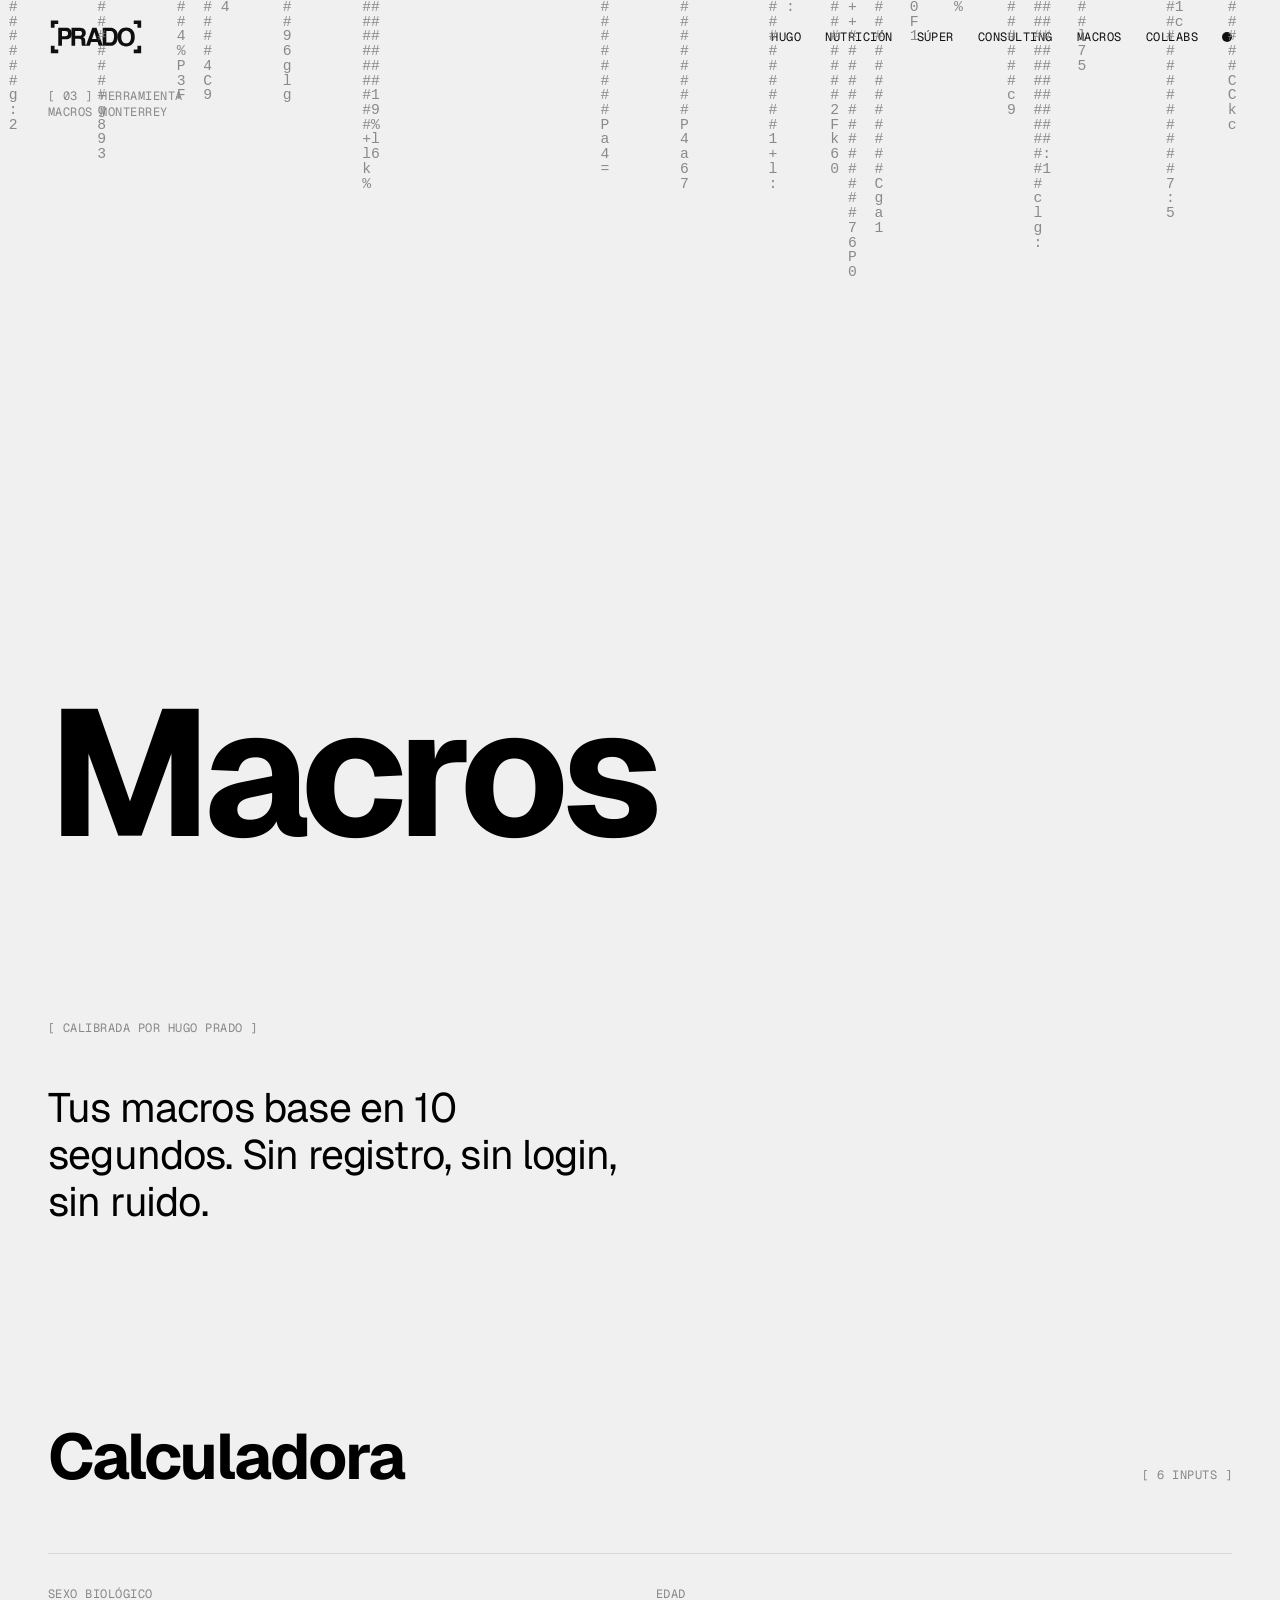
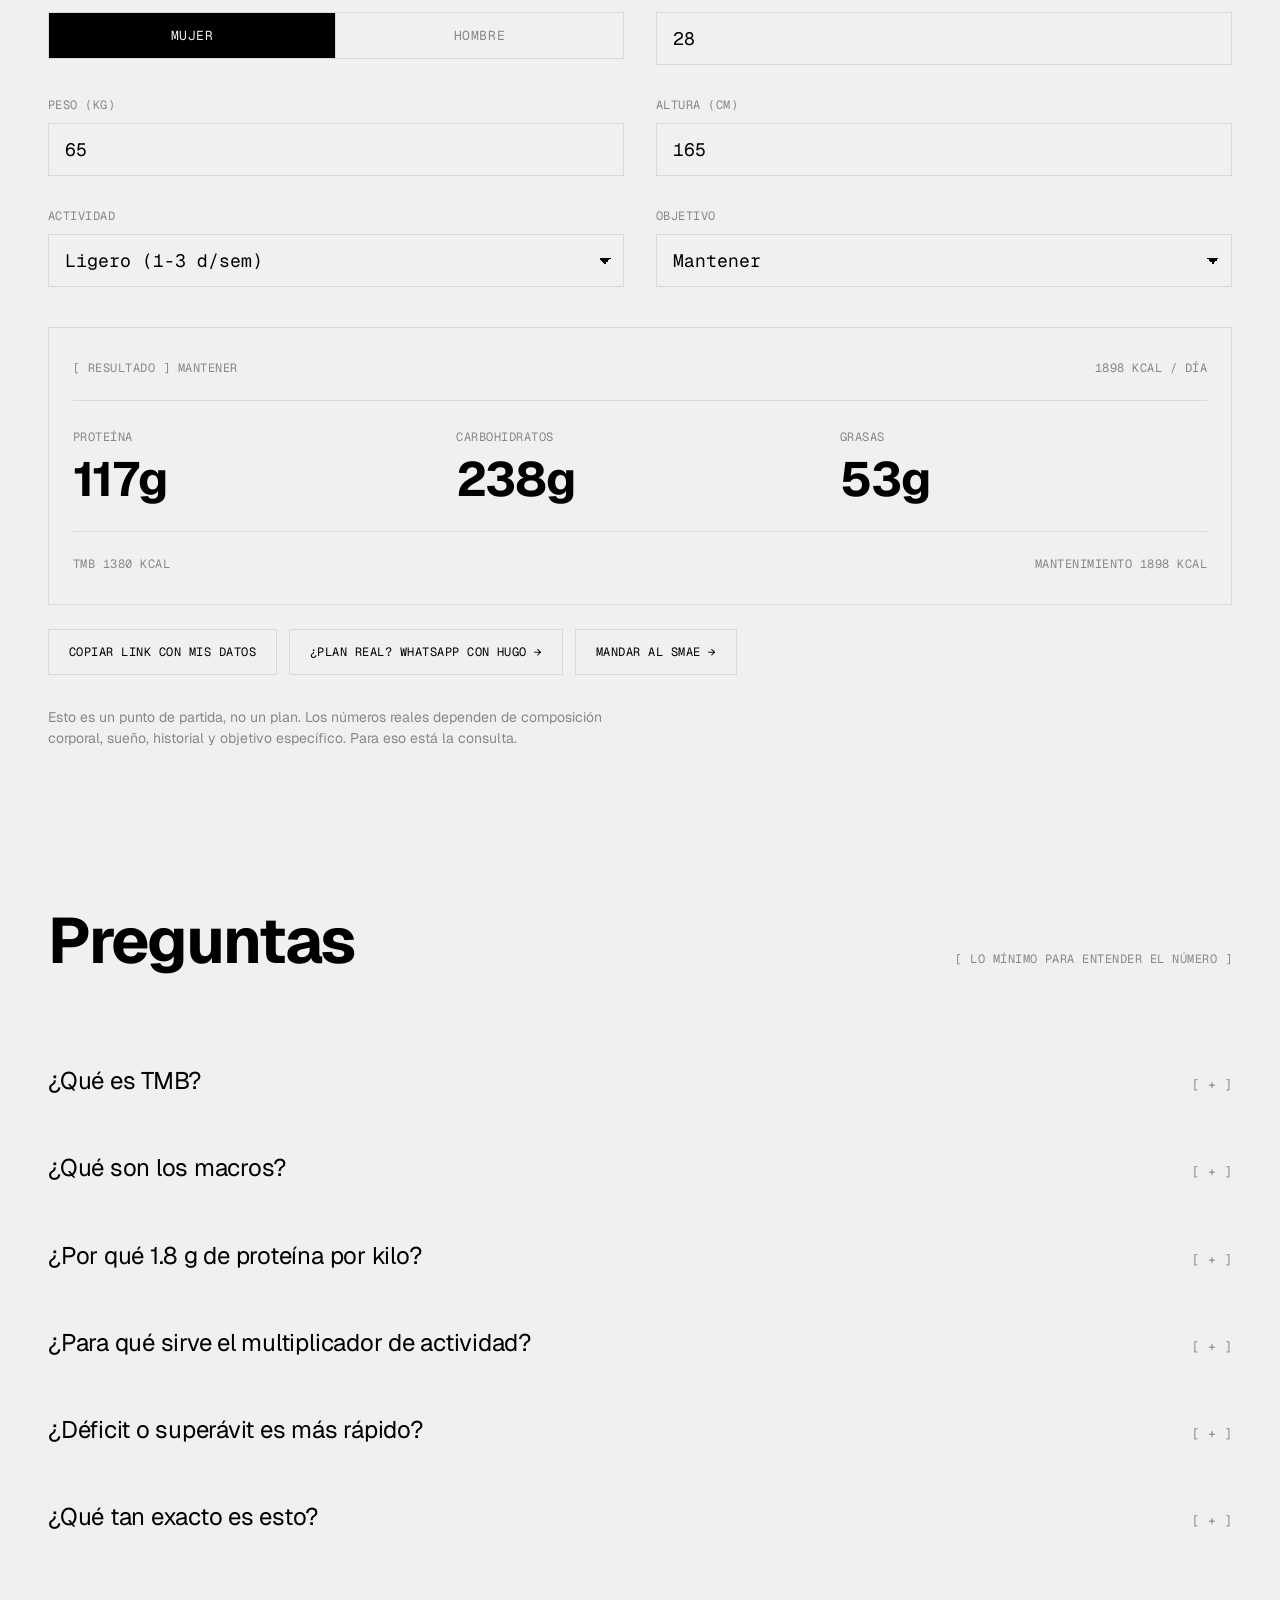
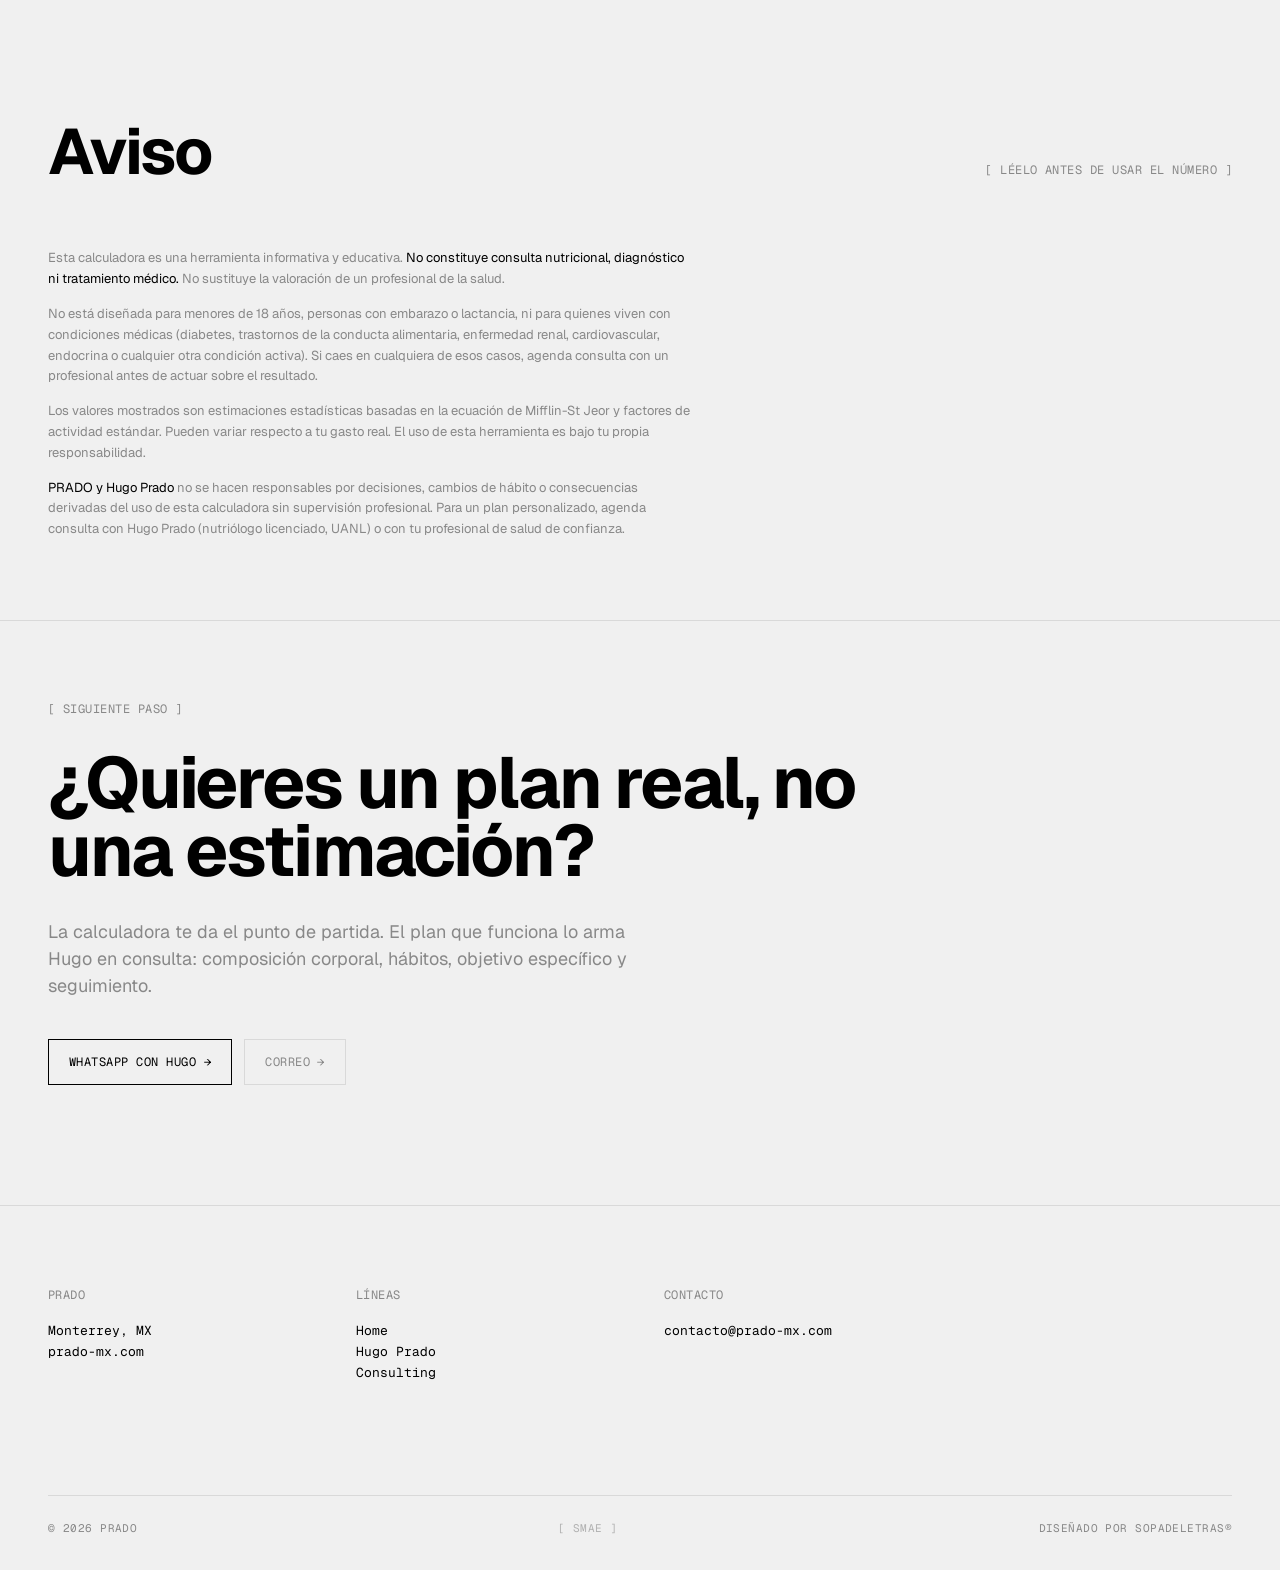
<file: macros.html>
<!doctype html>
<html lang="es">
<head>
  <meta charset="utf-8" />
  <meta name="viewport" content="width=device-width, initial-scale=1, viewport-fit=cover" />
  <title>Macros Monterrey / PRADO</title>
  <meta name="description" content="Calculadora de macros y calorías calibrada por Hugo Prado. Local, sin registro, sin login." />
  <meta name="theme-color" content="#F0F0F0" />

  <meta property="og:type" content="website" />
  <meta property="og:site_name" content="PRADO" />
  <meta property="og:title" content="Macros Monterrey / PRADO" />
  <meta property="og:description" content="Calculadora de macros calibrada por Hugo Prado." />
  <meta property="og:image" content="https://prado-mx.com/assets/images/og/og-default.jpg?v=2" />
  <meta property="og:image:type" content="image/jpeg" />
  <meta property="og:image:width" content="1200" />
  <meta property="og:image:height" content="630" />
  <meta property="og:image:alt" content="Macros Monterrey, calculadora de PRADO" />
  <meta property="og:url" content="https://prado-mx.com/macros" />
  <meta property="og:locale" content="es_MX" />

  <link rel="canonical" href="https://prado-mx.com/macros" />

  <meta name="twitter:card" content="summary_large_image" />
  <meta name="twitter:title" content="Macros Monterrey / PRADO" />
  <meta name="twitter:description" content="Calculadora de macros calibrada por Hugo Prado." />
  <meta name="twitter:image" content="https://prado-mx.com/assets/images/og/og-default.jpg?v=2" />

  <link rel="icon" href="/assets/logo/favicon-dark.png" type="image/png" media="(prefers-color-scheme: light)" />
  <link rel="icon" href="/assets/logo/favicon-light.png" type="image/png" media="(prefers-color-scheme: dark)" />
  <link rel="apple-touch-icon" href="/assets/logo/app-icon.png" />

  <link rel="preconnect" href="https://fonts.googleapis.com">
  <link rel="preconnect" href="https://fonts.gstatic.com" crossorigin>
  <link href="https://fonts.googleapis.com/css2?family=Geist:wght@400;700&family=Geist+Mono:wght@400&display=swap" rel="stylesheet">

  <link rel="stylesheet" href="/style.css?v=36" />

  <script>
    (function () {
      try {
        var s = localStorage.getItem('prado-theme');
        var sys = window.matchMedia('(prefers-color-scheme: dark)').matches;
        if (s === 'dark' || (!s && sys)) document.documentElement.classList.add('dark');
      } catch (e) {}
    })();
  </script>
</head>
<body>

  <nav class="nav">
    <a href="/" class="nav-logo" aria-label="PRADO">
      <svg viewBox="80 360 920 360" xmlns="http://www.w3.org/2000/svg" aria-hidden="true">
        <g fill="currentColor">
          <path d="M292.56,551.51c-10.04,8.37-24.36,12.56-42.99,12.56h-35.69v61.64h-35.59v-171.42h73.61c16.97,0,30.5,4.42,40.58,13.26,10.09,8.84,15.13,22.52,15.13,41.05,0,20.24-5.02,34.54-15.05,42.91ZM265.23,489.76c-4.54-3.8-10.89-5.7-19.07-5.7h-32.28v50.47h32.28c8.17,0,14.53-2.05,19.07-6.16,4.54-4.11,6.8-10.62,6.8-19.54s-2.27-15.27-6.8-19.07Z"/>
          <path d="M414.2,458.71c6.31,2.72,11.66,6.71,16.05,11.98,3.63,4.34,6.5,9.15,8.62,14.42,2.12,5.27,3.17,11.28,3.17,18.03,0,8.14-2.05,16.15-6.16,24.02-4.11,7.87-10.89,13.43-20.35,16.69,7.91,3.18,13.51,7.7,16.81,13.55,3.3,5.86,4.94,14.79,4.94,26.81v11.51c0,7.83.31,13.14.95,15.93.95,4.42,3.15,7.68,6.61,9.77v4.3h-39.54c-1.09-3.8-1.86-6.86-2.33-9.19-.93-4.81-1.43-9.73-1.51-14.77l-.23-15.93c-.15-10.93-2.04-18.22-5.67-21.86-3.63-3.64-10.43-5.47-20.41-5.47h-34.98v67.22h-35.01v-171.42h81.99c11.72.23,20.73,1.71,27.05,4.42ZM340.16,484.06v46.05h38.55c7.66,0,13.4-.93,17.23-2.79,6.77-3.26,10.16-9.69,10.16-19.31,0-10.39-3.28-17.37-9.83-20.93-3.68-2.02-9.2-3.02-16.57-3.02h-39.54Z"/>
          <path d="M504.37,454.29h40.53l60.65,171.42h-38.84l-11.31-35.24h-63.13l-11.62,35.24h-37.47l61.19-171.42ZM502.01,560.93h43.9l-21.65-67.45-22.25,67.45Z"/>
          <path d="M704.8,458.01c12.03,3.95,21.76,11.21,29.21,21.75,5.97,8.53,10.04,17.75,12.22,27.68,2.17,9.93,3.26,19.38,3.26,28.38,0,22.79-4.58,42.1-13.73,57.92-12.41,21.32-31.58,31.98-57.5,31.98h-73.91v-171.42h73.91c10.63.16,19.48,1.4,26.54,3.72ZM639.13,484.06v111.88h33.08c16.93,0,28.73-8.33,35.41-25,3.65-9.15,5.47-20.04,5.47-32.68,0-17.44-2.74-30.84-8.21-40.18-5.48-9.34-16.37-14.01-32.67-14.01h-33.08Z"/>
          <path d="M885.36,612.48c-12.95,13.34-31.67,20-56.17,20s-43.22-6.67-56.17-20c-17.37-16.36-26.05-39.93-26.05-70.71s8.68-54.97,26.05-70.71c12.95-13.33,31.67-20,56.17-20s43.22,6.67,56.17,20c17.29,15.74,25.93,39.31,25.93,70.71s-8.64,54.35-25.93,70.71ZM862.97,586.43c8.33-10.47,12.5-25.35,12.5-44.66s-4.17-34.09-12.5-44.6c-8.33-10.51-19.6-15.76-33.78-15.76s-25.51,5.23-33.96,15.7c-8.45,10.47-12.68,25.35-12.68,44.66s4.23,34.19,12.68,44.66c8.45,10.47,19.77,15.7,33.96,15.7s25.45-5.23,33.78-15.7Z"/>
          <polygon points="142.71 383.11 107.12 383.11 107.12 418.7 107.12 454.29 142.71 454.29 142.71 418.7 178.29 418.7 178.29 383.11 142.71 383.11"/>
          <polygon points="142.71 661.3 142.71 625.71 107.12 625.71 107.12 661.3 107.12 696.89 142.71 696.89 178.29 696.89 178.29 661.3 142.71 661.3"/>
          <polygon points="937.29 625.71 937.29 661.3 901.71 661.3 901.71 696.89 937.29 696.89 972.88 696.89 972.88 661.3 972.88 625.71 937.29 625.71"/>
          <polygon points="937.29 383.11 901.71 383.11 901.71 418.7 937.29 418.7 937.29 454.29 972.88 454.29 972.88 418.7 972.88 383.11 937.29 383.11"/>
        </g>
      </svg>
    </a>
    <div class="nav-right">
      <div class="nav-links">
        <a href="/hugo">Hugo</a>
        <a href="/consulta">Nutrición</a>
        <a href="/super">Súper</a>
        <a href="/consulting">Consulting</a>
        <a href="/macros" aria-current="page">Macros</a>
        <a href="/marcas">Collabs</a>
      </div>
      <button class="theme-toggle" data-theme-toggle aria-label="Cambiar tema">
        <span data-theme-label>Dark</span>
      </button>
    </div>
    <button class="menu-toggle" data-menu-open aria-label="Abrir menú">[ Menu ]</button>
  </nav>

  <div class="menu-overlay" data-menu-overlay aria-hidden="true">
    <div class="menu-overlay-top">
      <span class="label">[ Menu ]</span>
      <button class="menu-toggle" data-menu-close aria-label="Cerrar menú">[ Close ]</button>
    </div>
    <nav class="menu-links">
      <a href="/" data-menu-link>Home</a>
      <a href="/hugo" data-menu-link>Hugo</a>
      <a href="/consulta" data-menu-link>Nutrición</a>
      <a href="/super" data-menu-link>Súper</a>
      <a href="/consulting" data-menu-link>Consulting</a>
      <a href="/macros" data-menu-link aria-current="page">Macros</a>
      <a href="/marcas" data-menu-link>Collabs</a>
    </nav>
    <div class="menu-overlay-bottom">
      <span>Monterrey, MX</span>
      <button class="theme-toggle" data-theme-toggle aria-label="Cambiar tema">
        <span data-theme-label>Dark</span>
      </button>
    </div>
  </div>

  <header class="hero hero--ascii">
    <pre class="hero-ascii" data-macros-ascii aria-hidden="true"></pre>
    <div class="hero-meta label">
      <span>[ 03 ] Herramienta</span><br/>
      Macros Monterrey
    </div>
    <h1 class="hero-wordmark" style="font-size: 14vw;">Macros</h1>
  </header>

  <section class="section">
    <p class="label" style="margin-bottom: 48px;">[ Calibrada por Hugo Prado ]</p>
    <p class="manifesto">
      Tus macros base en 10 segundos. Sin registro, sin login, sin ruido.
    </p>
  </section>

  <section class="section section--tight">
    <div class="section-head">
      <h2 class="section-title">Calculadora</h2>
      <span class="label">[ 6 inputs ]</span>
    </div>

    <form class="macros-form" data-macros-form>
      <div class="field">
        <label class="label" for="sex">Sexo biológico</label>
        <div class="segmented" role="radiogroup">
          <label><input type="radio" name="sex" value="f" checked><span>Mujer</span></label>
          <label><input type="radio" name="sex" value="m"><span>Hombre</span></label>
        </div>
      </div>

      <div class="field">
        <label class="label" for="age">Edad</label>
        <input type="number" id="age" name="age" min="14" max="90" value="28" inputmode="numeric" required>
      </div>

      <div class="field">
        <label class="label" for="weight">Peso (kg)</label>
        <input type="number" id="weight" name="weight" min="30" max="250" value="65" step="0.5" inputmode="decimal" required>
      </div>

      <div class="field">
        <label class="label" for="height">Altura (cm)</label>
        <input type="number" id="height" name="height" min="120" max="220" value="165" inputmode="numeric" required>
      </div>

      <div class="field">
        <label class="label" for="activity">Actividad</label>
        <select id="activity" name="activity" required>
          <option value="1.2">Sedentario (nada)</option>
          <option value="1.375" selected>Ligero (1-3 d/sem)</option>
          <option value="1.55">Moderado (3-5 d/sem)</option>
          <option value="1.725">Alto (6-7 d/sem)</option>
          <option value="1.9">Muy alto (2x día)</option>
        </select>
      </div>

      <div class="field">
        <label class="label" for="goal">Objetivo</label>
        <select id="goal" name="goal" required>
          <option value="0.8">Déficit (bajar grasa)</option>
          <option value="1.0" selected>Mantener</option>
          <option value="1.1">Superávit (ganar músculo)</option>
        </select>
      </div>
    </form>

    <div class="macros-result" data-macros-result aria-live="polite"></div>

    <div class="macros-share">
      <button type="button" class="macros-share-btn" data-macros-copy>Copiar link con mis datos</button>
      <a class="macros-share-btn" href="https://api.whatsapp.com/send?phone=528132446886&text=Hola%2C%20vengo%20de%20prado-mx.com%2Fmacros%20y%20quiero%20agendar%20consulta%20nutricional%20con%20Hugo%20Prado." target="_blank" rel="noopener">¿Plan real? WhatsApp con Hugo →</a>
      <a class="macros-share-btn" href="/smae" data-macros-to-smae rel="nofollow">Mandar al SMAE →</a>
    </div>

    <p class="macros-disclaimer">
      Esto es un punto de partida, no un plan. Los números reales dependen de composición corporal, sueño, historial y objetivo específico. Para eso está la consulta.
    </p>
  </section>

  <section class="section section--tight" id="faq">
    <div class="section-head">
      <h2 class="section-title">Preguntas</h2>
      <span class="label">[ Lo mínimo para entender el número ]</span>
    </div>

    <div class="faq">
      <details class="faq-item">
        <summary><span class="faq-q">¿Qué es TMB?</span><span class="faq-toggle" aria-hidden="true">[ + ]</span></summary>
        <div class="faq-a">
          Tasa Metabólica Basal. Las calorías que tu cuerpo quema en reposo absoluto, solo respirando, pensando, digiriendo. Es el piso. Nadie vive en reposo absoluto, por eso se multiplica por un factor de actividad para estimar el gasto real del día.
        </div>
      </details>

      <details class="faq-item">
        <summary><span class="faq-q">¿Qué son los macros?</span><span class="faq-toggle" aria-hidden="true">[ + ]</span></summary>
        <div class="faq-a">
          Proteína, carbohidratos y grasa: las tres fuentes calóricas. Cada gramo aporta proteína 4 kcal, carb 4 kcal, grasa 9 kcal. El resto (agua, fibra, vitaminas, minerales) no suma calorías, pero igual importa.
        </div>
      </details>

      <details class="faq-item">
        <summary><span class="faq-q">¿Por qué 1.8 g de proteína por kilo?</span><span class="faq-toggle" aria-hidden="true">[ + ]</span></summary>
        <div class="faq-a">
          Es el punto medio seguro para conservar músculo en déficit y construirlo en superávit. En personas sedentarias puede bajar a 1.2-1.4 g/kg. Alto rendimiento o fases específicas, 2.0-2.2 g/kg. Sobrepasarlo no hace daño a un riñón sano, pero tampoco da beneficio extra.
        </div>
      </details>

      <details class="faq-item">
        <summary><span class="faq-q">¿Para qué sirve el multiplicador de actividad?</span><span class="faq-toggle" aria-hidden="true">[ + ]</span></summary>
        <div class="faq-a">
          Estima tu gasto total diario. TMB × factor de actividad = lo que realmente quemas entre trabajo, pasos, entrenos y digestión. Si entrenas 4 veces fuerte por semana, no eres "ligero". Si trabajas sentado y caminas poco, no eres "moderado".
        </div>
      </details>

      <details class="faq-item">
        <summary><span class="faq-q">¿Déficit o superávit es más rápido?</span><span class="faq-toggle" aria-hidden="true">[ + ]</span></summary>
        <div class="faq-a">
          Bajar grasa es más rápido que ganar músculo bien hecho. Pero un déficit agresivo no es "mejor": pierdes músculo, bajan hormonas, se estanca. 10-15% debajo de mantenimiento es sostenible. Superávit, 5-10% arriba. Más no significa más músculo, significa más grasa.
        </div>
      </details>

      <details class="faq-item">
        <summary><span class="faq-q">¿Qué tan exacto es esto?</span><span class="faq-toggle" aria-hidden="true">[ + ]</span></summary>
        <div class="faq-a">
          Es la fórmula estándar con la que arranca cualquier consulta seria (Mifflin-St Jeor). Lo fino (composición corporal, sueño, hormonas, historial, relación con la comida) se ajusta en persona. Si sigues el número 2 semanas reales y no ves cambio, el plan necesita calibración, no otra calculadora.
        </div>
      </details>
    </div>
  </section>

  <section class="section section--tight" id="aviso">
    <div class="section-head">
      <h2 class="section-title">Aviso</h2>
      <span class="label">[ Léelo antes de usar el número ]</span>
    </div>

    <div class="legal">
      <p>
        Esta calculadora es una herramienta informativa y educativa. <strong>No constituye consulta nutricional, diagnóstico ni tratamiento médico.</strong> No sustituye la valoración de un profesional de la salud.
      </p>
      <p>
        No está diseñada para menores de 18 años, personas con embarazo o lactancia, ni para quienes viven con condiciones médicas (diabetes, trastornos de la conducta alimentaria, enfermedad renal, cardiovascular, endocrina o cualquier otra condición activa). Si caes en cualquiera de esos casos, agenda consulta con un profesional antes de actuar sobre el resultado.
      </p>
      <p>
        Los valores mostrados son estimaciones estadísticas basadas en la ecuación de Mifflin-St Jeor y factores de actividad estándar. Pueden variar respecto a tu gasto real. El uso de esta herramienta es bajo tu propia responsabilidad.
      </p>
      <p>
        <strong>PRADO y Hugo Prado</strong> no se hacen responsables por decisiones, cambios de hábito o consecuencias derivadas del uso de esta calculadora sin supervisión profesional. Para un plan personalizado, agenda consulta con Hugo Prado (nutriólogo licenciado, UANL) o con tu profesional de salud de confianza.
      </p>
    </div>
  </section>

  <section class="section closing-cta">
    <span class="label">[ Siguiente paso ]</span>
    <h2>¿Quieres un plan real, no una estimación?</h2>
    <p>La calculadora te da el punto de partida. El plan que funciona lo arma Hugo en consulta: composición corporal, hábitos, objetivo específico y seguimiento.</p>
    <div class="closing-cta-actions">
      <a class="closing-cta-btn" href="https://api.whatsapp.com/send?phone=528132446886&text=Hola%2C%20vengo%20de%20prado-mx.com%2Fmacros%20y%20quiero%20agendar%20consulta%20nutricional%20con%20Hugo%20Prado." target="_blank" rel="noopener">WhatsApp con Hugo →</a>
      <a class="closing-cta-btn closing-cta-btn--ghost" href="mailto:contacto@prado-mx.com?subject=Consulta%20nutricional%20-%20vengo%20de%20Macros">Correo →</a>
    </div>
  </section>

  <footer class="footer">
    <div>
      <h4>PRADO</h4>
      <p>Monterrey, MX<br/>prado-mx.com</p>
    </div>
    <div>
      <h4>Líneas</h4>
      <a href="/">Home</a><br/>
      <a href="/hugo">Hugo Prado</a><br/>
      <a href="/consulting">Consulting</a>
    </div>
    <div>
      <h4>Contacto</h4>
      <a href="mailto:contacto@prado-mx.com">contacto@prado-mx.com</a>
    </div>
    <div class="footer-bottom">
      <span>© 2026 PRADO</span>
      <a href="/smae" class="footer-internal" rel="nofollow">[ smae ]</a>
      <span>Diseñado por sopadeletras®</span>
    </div>
  </footer>

  <script src="/assets/vendor/lenis-1.1.14.min.js"></script>
  <script src="/scroll.js?v=5"></script>
  <script src="/macros-ascii.js?v=5" defer></script>
  <script src="/macros.js?v=5" defer></script>
</body>
</html>
</file>
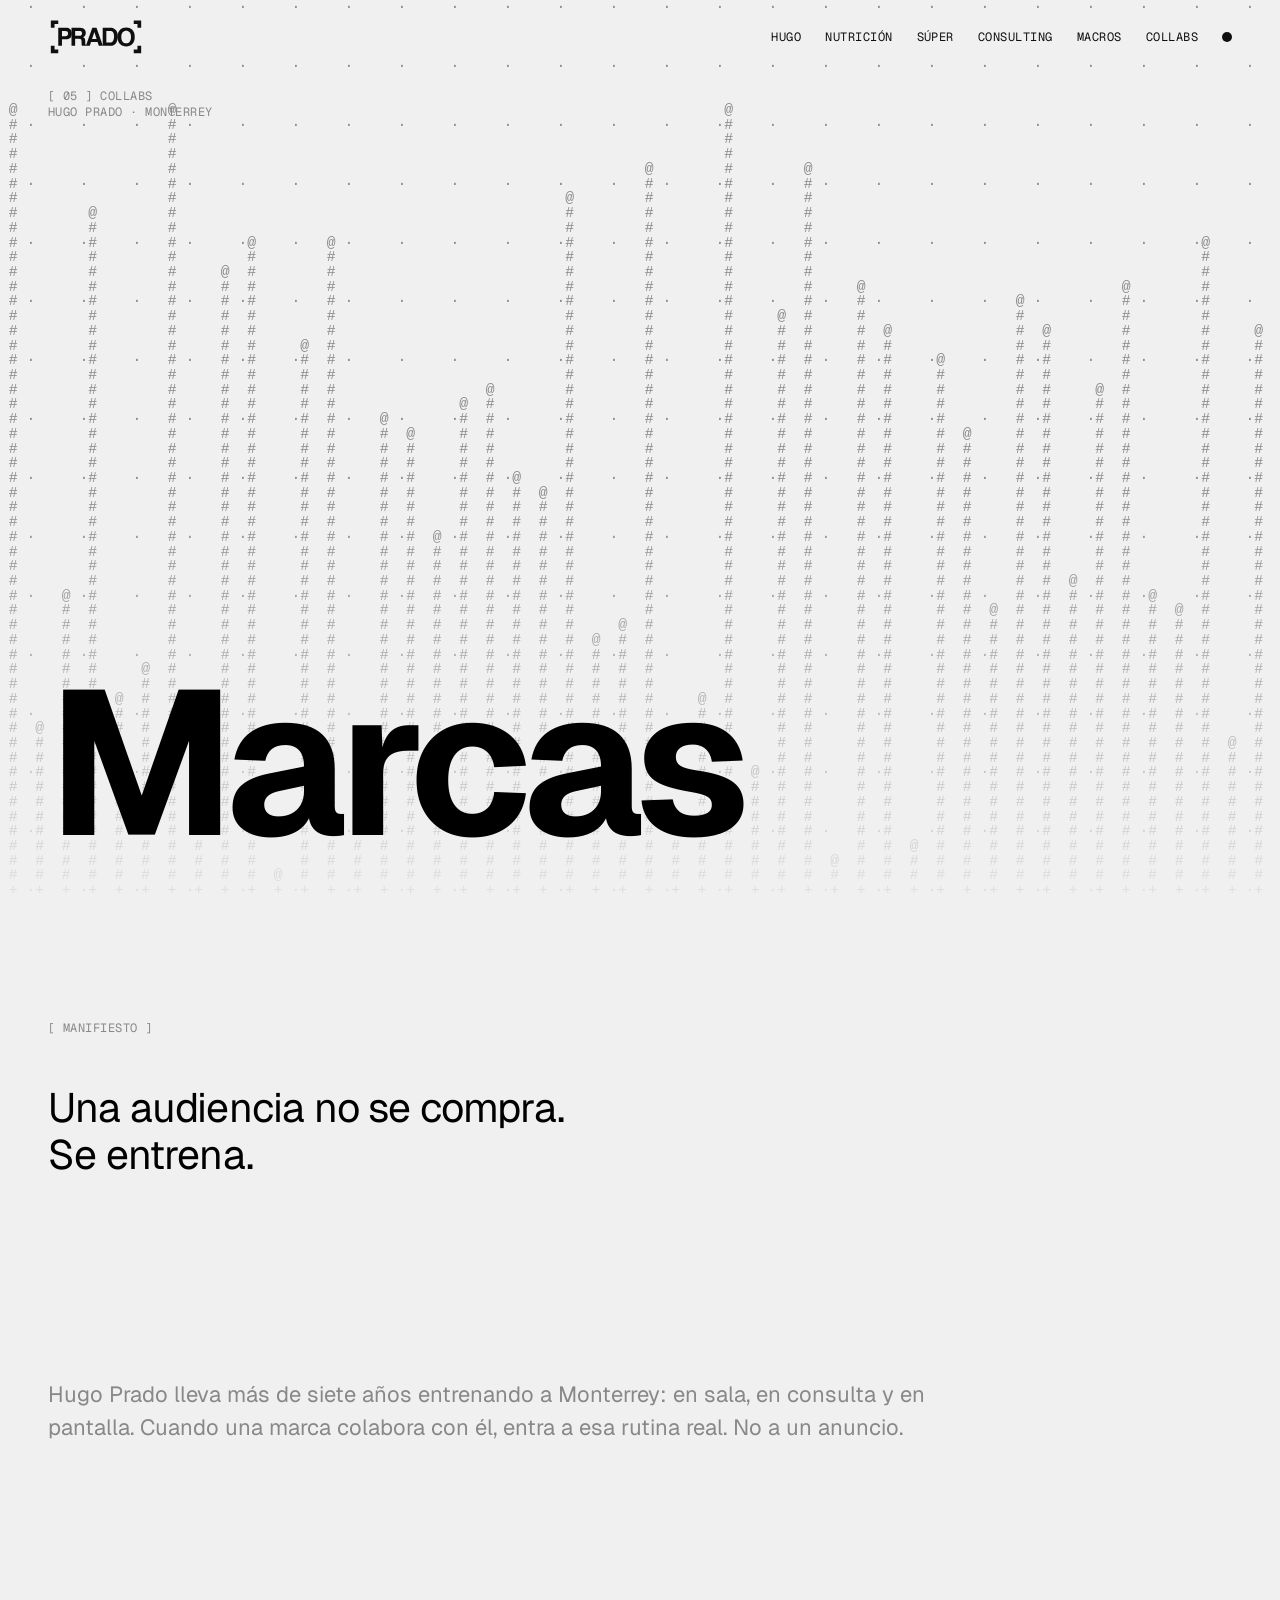
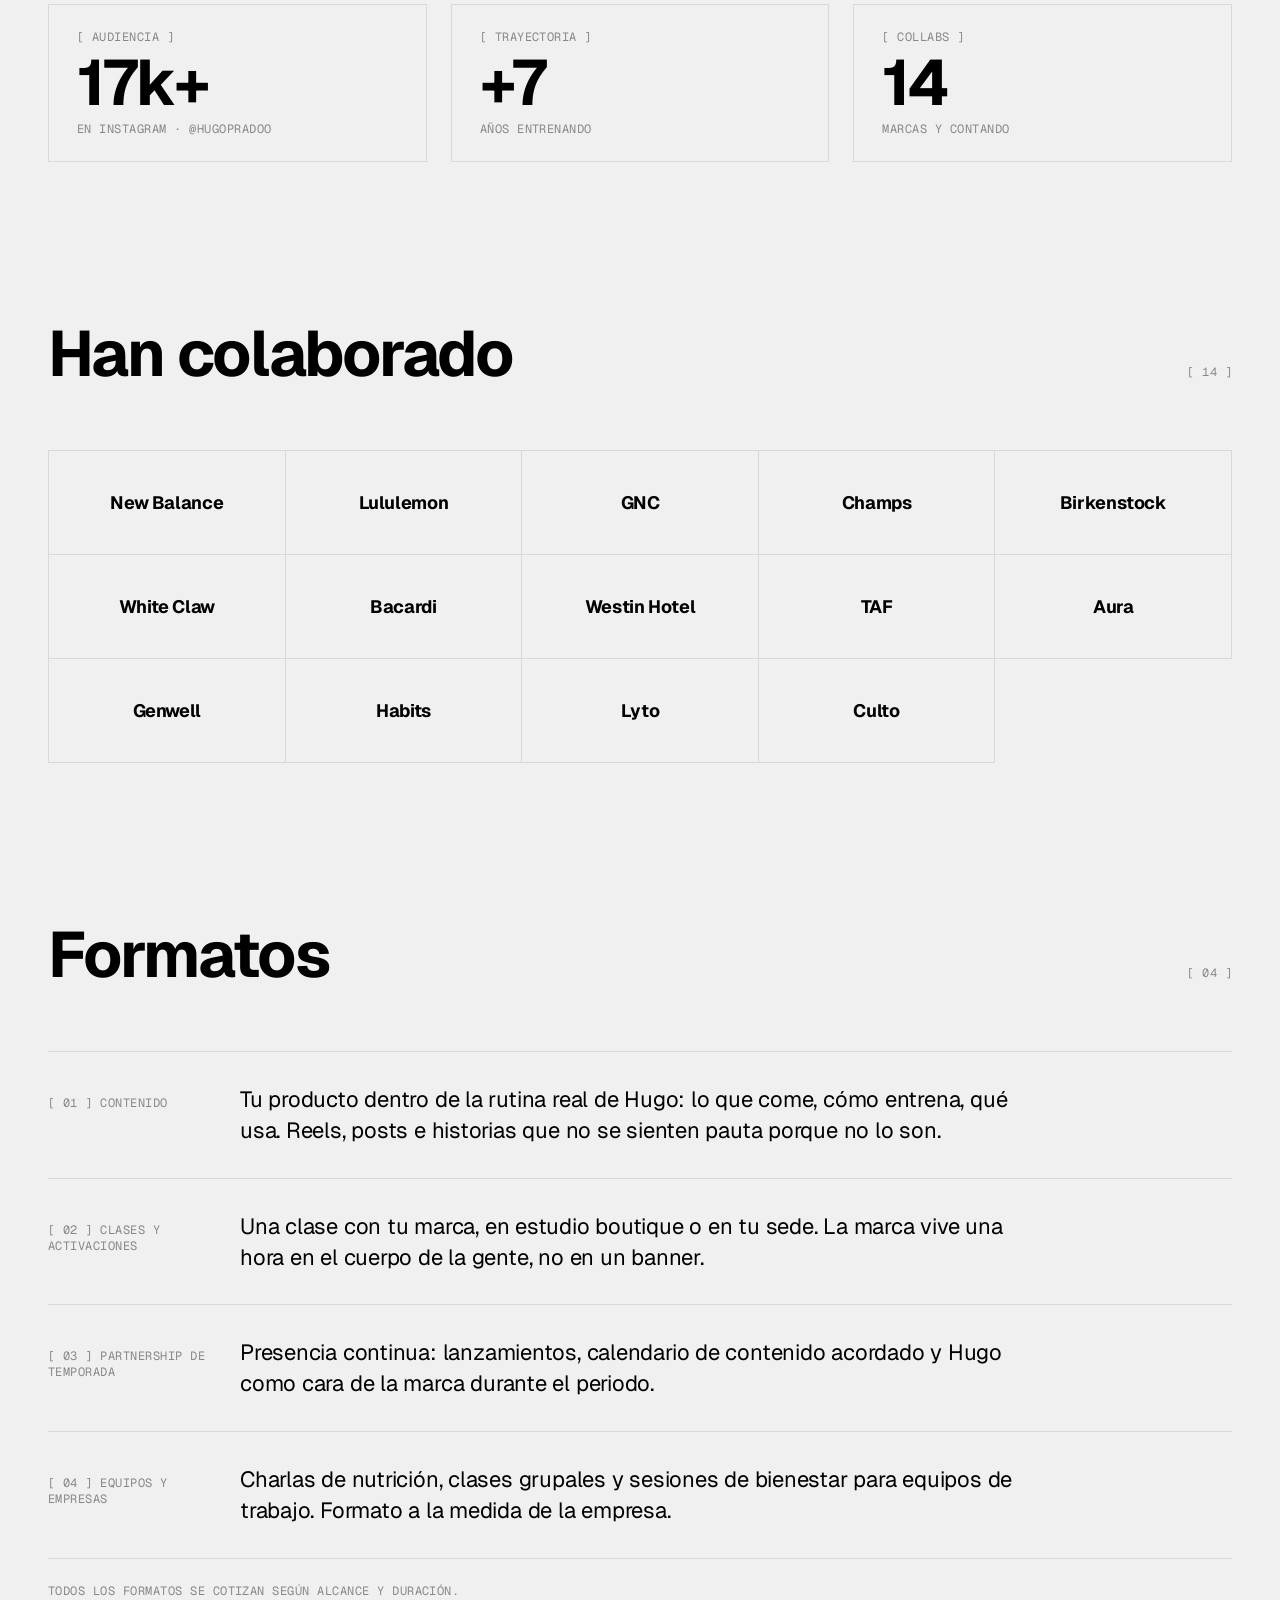
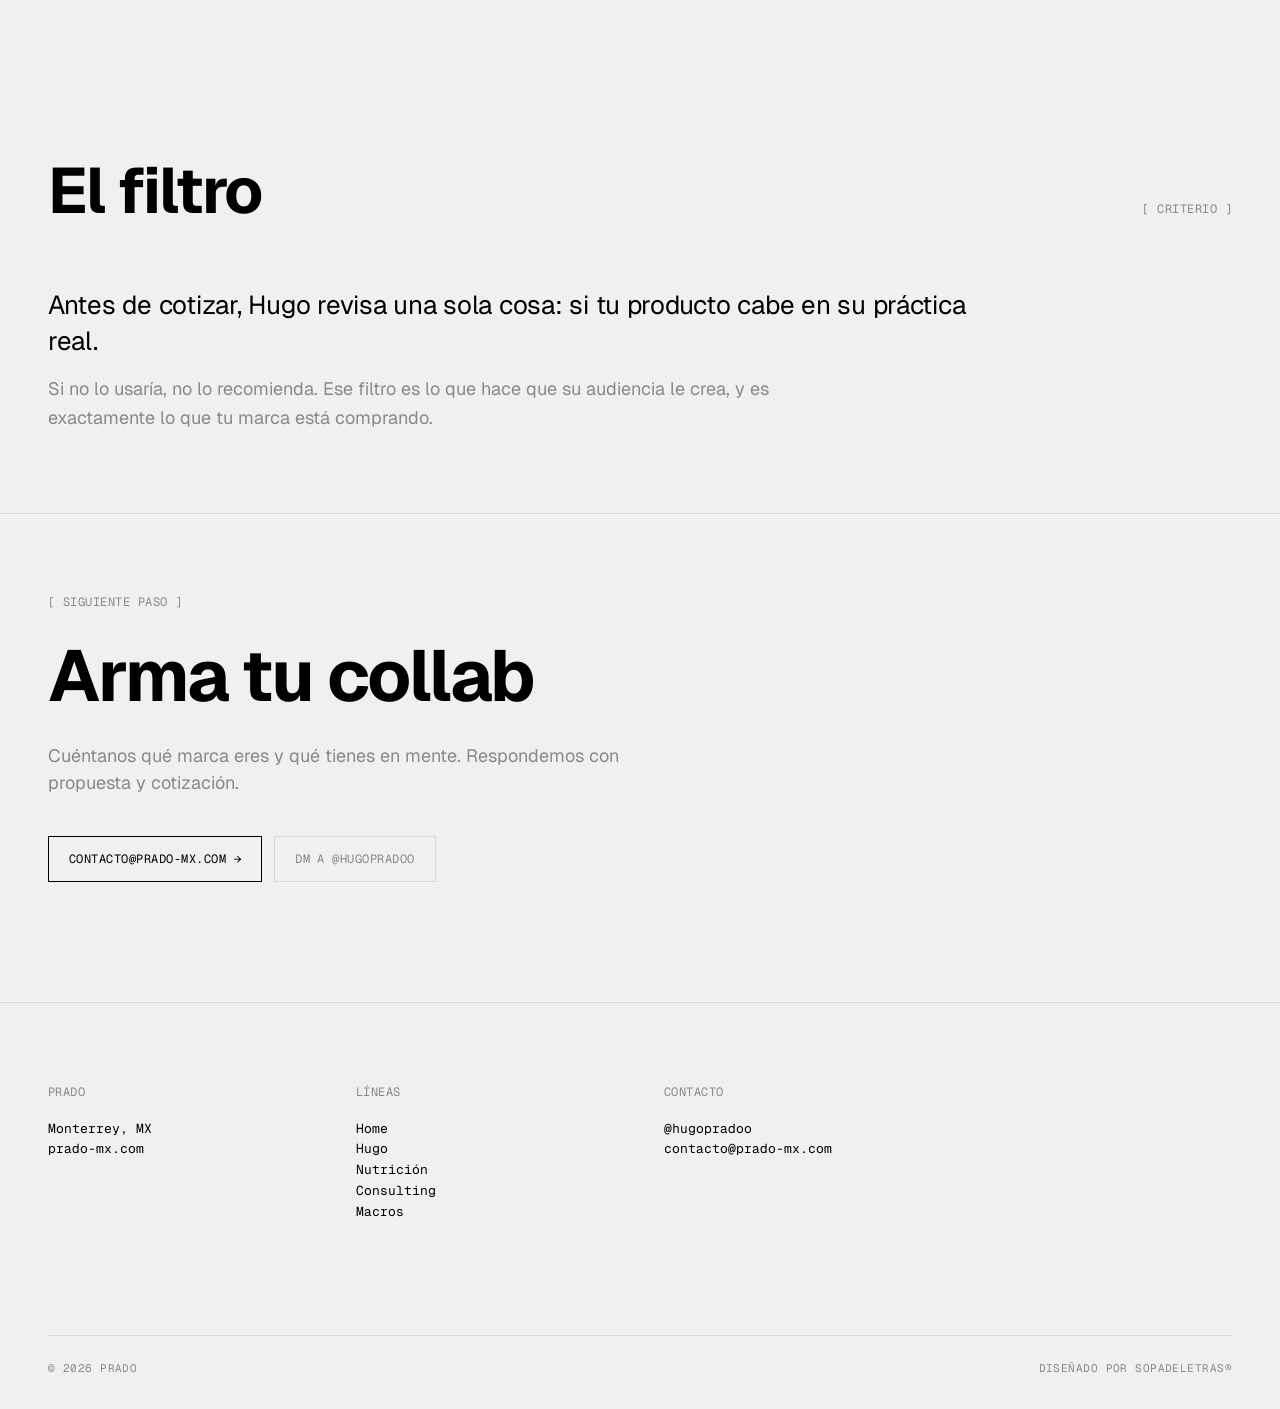
<file: marcas.html>
<!doctype html>
<html lang="es">
<head>
  <meta charset="utf-8" />
  <meta name="viewport" content="width=device-width, initial-scale=1, viewport-fit=cover" />
  <title>Marcas / PRADO</title>
  <meta name="description" content="Collabs con Hugo Prado en Monterrey. Contenido, clases con marca, activaciones y partnerships. New Balance, Lululemon, GNC, Westin y más." />
  <meta name="theme-color" content="#F0F0F0" />

  <meta property="og:type" content="website" />
  <meta property="og:site_name" content="PRADO" />
  <meta property="og:title" content="Marcas / PRADO" />
  <meta property="og:description" content="Collabs con Hugo Prado. Contenido, clases con marca, activaciones y partnerships en Monterrey." />
  <meta property="og:image" content="https://prado-mx.com/assets/images/og/og-default.jpg?v=2" />
  <meta property="og:image:type" content="image/jpeg" />
  <meta property="og:image:width" content="1200" />
  <meta property="og:image:height" content="630" />
  <meta property="og:image:alt" content="PRADO x Marcas" />
  <meta property="og:url" content="https://prado-mx.com/marcas" />
  <meta property="og:locale" content="es_MX" />

  <link rel="canonical" href="https://prado-mx.com/marcas" />

  <meta name="twitter:card" content="summary_large_image" />
  <meta name="twitter:title" content="Marcas / PRADO" />
  <meta name="twitter:description" content="Collabs con Hugo Prado. Contenido, clases con marca, activaciones y partnerships en Monterrey." />
  <meta name="twitter:image" content="https://prado-mx.com/assets/images/og/og-default.jpg?v=2" />

  <link rel="icon" href="/assets/logo/favicon-dark.png" type="image/png" media="(prefers-color-scheme: light)" />
  <link rel="icon" href="/assets/logo/favicon-light.png" type="image/png" media="(prefers-color-scheme: dark)" />
  <link rel="apple-touch-icon" href="/assets/logo/app-icon.png" />

  <link rel="preconnect" href="https://fonts.googleapis.com">
  <link rel="preconnect" href="https://fonts.gstatic.com" crossorigin>
  <link href="https://fonts.googleapis.com/css2?family=Geist:wght@400;700&family=Geist+Mono:wght@400&display=swap" rel="stylesheet">

  <link rel="stylesheet" href="/style.css?v=36" />

  <script>
    (function () {
      try {
        var s = localStorage.getItem('prado-theme');
        var sys = window.matchMedia('(prefers-color-scheme: dark)').matches;
        if (s === 'dark' || (!s && sys)) document.documentElement.classList.add('dark');
      } catch (e) {}
    })();
  </script>
</head>
<body>

  <nav class="nav">
    <a href="/" class="nav-logo" aria-label="PRADO">
      <svg viewBox="80 360 920 360" xmlns="http://www.w3.org/2000/svg" aria-hidden="true">
        <g fill="currentColor">
          <path d="M292.56,551.51c-10.04,8.37-24.36,12.56-42.99,12.56h-35.69v61.64h-35.59v-171.42h73.61c16.97,0,30.5,4.42,40.58,13.26,10.09,8.84,15.13,22.52,15.13,41.05,0,20.24-5.02,34.54-15.05,42.91ZM265.23,489.76c-4.54-3.8-10.89-5.7-19.07-5.7h-32.28v50.47h32.28c8.17,0,14.53-2.05,19.07-6.16,4.54-4.11,6.8-10.62,6.8-19.54s-2.27-15.27-6.8-19.07Z"/>
          <path d="M414.2,458.71c6.31,2.72,11.66,6.71,16.05,11.98,3.63,4.34,6.5,9.15,8.62,14.42,2.12,5.27,3.17,11.28,3.17,18.03,0,8.14-2.05,16.15-6.16,24.02-4.11,7.87-10.89,13.43-20.35,16.69,7.91,3.18,13.51,7.7,16.81,13.55,3.3,5.86,4.94,14.79,4.94,26.81v11.51c0,7.83.31,13.14.95,15.93.95,4.42,3.15,7.68,6.61,9.77v4.3h-39.54c-1.09-3.8-1.86-6.86-2.33-9.19-.93-4.81-1.43-9.73-1.51-14.77l-.23-15.93c-.15-10.93-2.04-18.22-5.67-21.86-3.63-3.64-10.43-5.47-20.41-5.47h-34.98v67.22h-35.01v-171.42h81.99c11.72.23,20.73,1.71,27.05,4.42ZM340.16,484.06v46.05h38.55c7.66,0,13.4-.93,17.23-2.79,6.77-3.26,10.16-9.69,10.16-19.31,0-10.39-3.28-17.37-9.83-20.93-3.68-2.02-9.2-3.02-16.57-3.02h-39.54Z"/>
          <path d="M504.37,454.29h40.53l60.65,171.42h-38.84l-11.31-35.24h-63.13l-11.62,35.24h-37.47l61.19-171.42ZM502.01,560.93h43.9l-21.65-67.45-22.25,67.45Z"/>
          <path d="M704.8,458.01c12.03,3.95,21.76,11.21,29.21,21.75,5.97,8.53,10.04,17.75,12.22,27.68,2.17,9.93,3.26,19.38,3.26,28.38,0,22.79-4.58,42.1-13.73,57.92-12.41,21.32-31.58,31.98-57.5,31.98h-73.91v-171.42h73.91c10.63.16,19.48,1.4,26.54,3.72ZM639.13,484.06v111.88h33.08c16.93,0,28.73-8.33,35.41-25,3.65-9.15,5.47-20.04,5.47-32.68,0-17.44-2.74-30.84-8.21-40.18-5.48-9.34-16.37-14.01-32.67-14.01h-33.08Z"/>
          <path d="M885.36,612.48c-12.95,13.34-31.67,20-56.17,20s-43.22-6.67-56.17-20c-17.37-16.36-26.05-39.93-26.05-70.71s8.68-54.97,26.05-70.71c12.95-13.33,31.67-20,56.17-20s43.22,6.67,56.17,20c17.29,15.74,25.93,39.31,25.93,70.71s-8.64,54.35-25.93,70.71ZM862.97,586.43c8.33-10.47,12.5-25.35,12.5-44.66s-4.17-34.09-12.5-44.6c-8.33-10.51-19.6-15.76-33.78-15.76s-25.51,5.23-33.96,15.7c-8.45,10.47-12.68,25.35-12.68,44.66s4.23,34.19,12.68,44.66c8.45,10.47,19.77,15.7,33.96,15.7s25.45-5.23,33.78-15.7Z"/>
          <polygon points="142.71 383.11 107.12 383.11 107.12 418.7 107.12 454.29 142.71 454.29 142.71 418.7 178.29 418.7 178.29 383.11 142.71 383.11"/>
          <polygon points="142.71 661.3 142.71 625.71 107.12 625.71 107.12 661.3 107.12 696.89 142.71 696.89 178.29 696.89 178.29 661.3 142.71 661.3"/>
          <polygon points="937.29 625.71 937.29 661.3 901.71 661.3 901.71 696.89 937.29 696.89 972.88 696.89 972.88 661.3 972.88 625.71 937.29 625.71"/>
          <polygon points="937.29 383.11 901.71 383.11 901.71 418.7 937.29 418.7 937.29 454.29 972.88 454.29 972.88 418.7 972.88 383.11 937.29 383.11"/>
        </g>
      </svg>
    </a>
    <div class="nav-right">
      <div class="nav-links">
        <a href="/hugo">Hugo</a>
        <a href="/consulta">Nutrición</a>
        <a href="/super">Súper</a>
        <a href="/consulting">Consulting</a>
        <a href="/macros">Macros</a>
        <a href="/marcas" aria-current="page">Collabs</a>
      </div>
      <button class="theme-toggle" data-theme-toggle aria-label="Cambiar tema">
        <span data-theme-label>Dark</span>
      </button>
    </div>
    <button class="menu-toggle" data-menu-open aria-label="Abrir menú">[ Menu ]</button>
  </nav>

  <div class="menu-overlay" data-menu-overlay aria-hidden="true">
    <div class="menu-overlay-top">
      <span class="label">[ Menu ]</span>
      <button class="menu-toggle" data-menu-close aria-label="Cerrar menú">[ Close ]</button>
    </div>
    <nav class="menu-links">
      <a href="/" data-menu-link>Home</a>
      <a href="/hugo" data-menu-link>Hugo</a>
      <a href="/consulta" data-menu-link>Nutrición</a>
      <a href="/super" data-menu-link>Súper</a>
      <a href="/consulting" data-menu-link>Consulting</a>
      <a href="/macros" data-menu-link>Macros</a>
      <a href="/marcas" data-menu-link aria-current="page">Collabs</a>
    </nav>
    <div class="menu-overlay-bottom">
      <span>Monterrey, MX</span>
      <button class="theme-toggle" data-theme-toggle aria-label="Cambiar tema">
        <span data-theme-label>Dark</span>
      </button>
    </div>
  </div>

  <header class="hero hero--ascii">
    <pre class="hero-ascii" data-marcas-ascii aria-hidden="true"></pre>
    <div class="hero-meta label">
      <span>[ 05 ] Collabs</span><br/>
      Hugo Prado · Monterrey
    </div>
    <h1 class="hero-wordmark" style="font-size: 16vw;">Marcas</h1>
  </header>

  <section class="section">
    <p class="label section-eyebrow">[ Manifiesto ]</p>
    <p class="manifesto">
      Una audiencia no se compra.<br/>Se entrena.
    </p>
  </section>

  <section class="section section--tight">
    <p class="app-lead">
      Hugo Prado lleva más de siete años entrenando a Monterrey: en sala, en consulta y en pantalla. Cuando una marca colabora con él, entra a esa rutina real. No a un anuncio.
    </p>
  </section>

  <section class="section section--tight">
    <div class="marcas-kpis">
      <div class="kpi"><span class="label">[ Audiencia ]</span><strong>17k+</strong><span class="kpi-meta">en Instagram · @hugopradoo</span></div>
      <div class="kpi"><span class="label">[ Trayectoria ]</span><strong>+7</strong><span class="kpi-meta">años entrenando</span></div>
      <div class="kpi"><span class="label">[ Collabs ]</span><strong>14</strong><span class="kpi-meta">marcas y contando</span></div>
    </div>
  </section>

  <section class="section section--tight">
    <div class="section-head">
      <h2 class="section-title">Han colaborado</h2>
      <span class="label">[ 14 ]</span>
    </div>
    <div class="brands-grid">
      <span>New Balance</span>
      <span>Lululemon</span>
      <span>GNC</span>
      <span>Champs</span>
      <span>Birkenstock</span>
      <span>White Claw</span>
      <span>Bacardi</span>
      <span>Westin Hotel</span>
      <span>TAF</span>
      <span>Aura</span>
      <span>Genwell</span>
      <span>Habits</span>
      <span>Lyto</span>
      <span>Culto</span>
    </div>
  </section>

  <section class="section section--tight" id="formatos">
    <div class="section-head">
      <h2 class="section-title">Formatos</h2>
      <span class="label">[ 04 ]</span>
    </div>
    <ol class="process">
      <li>
        <span class="label">[ 01 ] Contenido</span>
        <p>Tu producto dentro de la rutina real de Hugo: lo que come, cómo entrena, qué usa. Reels, posts e historias que no se sienten pauta porque no lo son.</p>
      </li>
      <li>
        <span class="label">[ 02 ] Clases y activaciones</span>
        <p>Una clase con tu marca, en estudio boutique o en tu sede. La marca vive una hora en el cuerpo de la gente, no en un banner.</p>
      </li>
      <li>
        <span class="label">[ 03 ] Partnership de temporada</span>
        <p>Presencia continua: lanzamientos, calendario de contenido acordado y Hugo como cara de la marca durante el periodo.</p>
      </li>
      <li>
        <span class="label">[ 04 ] Equipos y empresas</span>
        <p>Charlas de nutrición, clases grupales y sesiones de bienestar para equipos de trabajo. Formato a la medida de la empresa.</p>
      </li>
    </ol>
    <p class="label label--muted" style="margin-top: 24px;">Todos los formatos se cotizan según alcance y duración.</p>
  </section>

  <section class="section section--tight">
    <div class="section-head">
      <h2 class="section-title">El filtro</h2>
      <span class="label">[ Criterio ]</span>
    </div>
    <p class="app-statement">
      Antes de cotizar, Hugo revisa una sola cosa: si tu producto cabe en su práctica real.
    </p>
    <p class="app-statement-sub">
      Si no lo usaría, no lo recomienda. Ese filtro es lo que hace que su audiencia le crea, y es exactamente lo que tu marca está comprando.
    </p>
  </section>

  <section class="section closing-cta">
    <span class="label">[ Siguiente paso ]</span>
    <h2>Arma tu collab</h2>
    <p>Cuéntanos qué marca eres y qué tienes en mente. Respondemos con propuesta y cotización.</p>
    <div class="closing-cta-actions">
      <a class="closing-cta-btn" href="mailto:contacto@prado-mx.com?subject=Collab%20con%20PRADO">contacto@prado-mx.com →</a>
      <a class="closing-cta-btn closing-cta-btn--ghost" href="https://instagram.com/hugopradoo" target="_blank" rel="noopener">DM a @hugopradoo</a>
    </div>
  </section>

  <footer class="footer">
    <div>
      <h4>PRADO</h4>
      <p>Monterrey, MX<br/>prado-mx.com</p>
    </div>
    <div>
      <h4>Líneas</h4>
      <a href="/">Home</a><br/>
      <a href="/hugo">Hugo</a><br/>
      <a href="/consulta">Nutrición</a><br/>
      <a href="/consulting">Consulting</a><br/>
      <a href="/macros">Macros</a>
    </div>
    <div>
      <h4>Contacto</h4>
      <a href="https://instagram.com/hugopradoo" target="_blank" rel="noopener">@hugopradoo</a><br/>
      <a href="mailto:contacto@prado-mx.com">contacto@prado-mx.com</a>
    </div>
    <div class="footer-bottom">
      <span>© 2026 PRADO</span>
      <span>Diseñado por sopadeletras®</span>
    </div>
  </footer>

  <script src="/marcas-ascii.js?v=1" defer></script>
  <script src="/assets/vendor/lenis-1.1.14.min.js"></script>
  <script src="/scroll.js?v=5"></script>
</body>
</html>
</file>
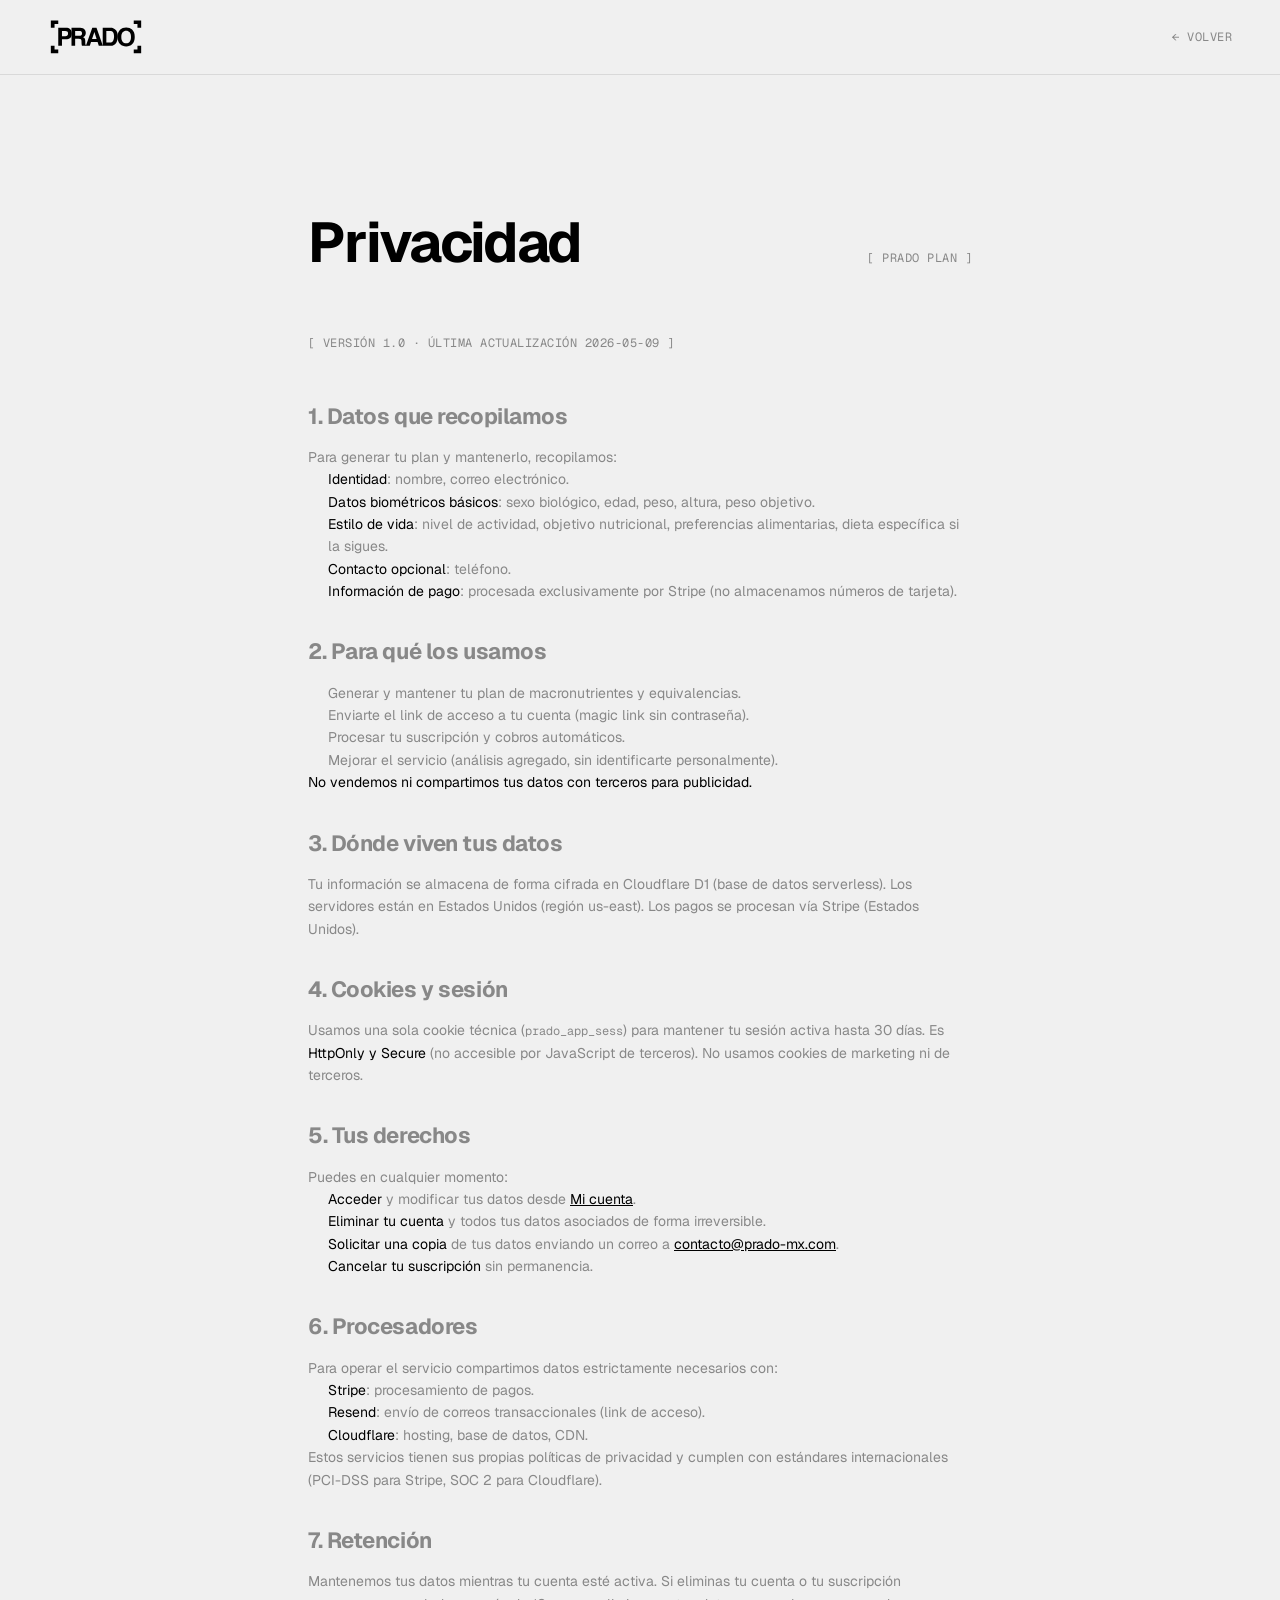
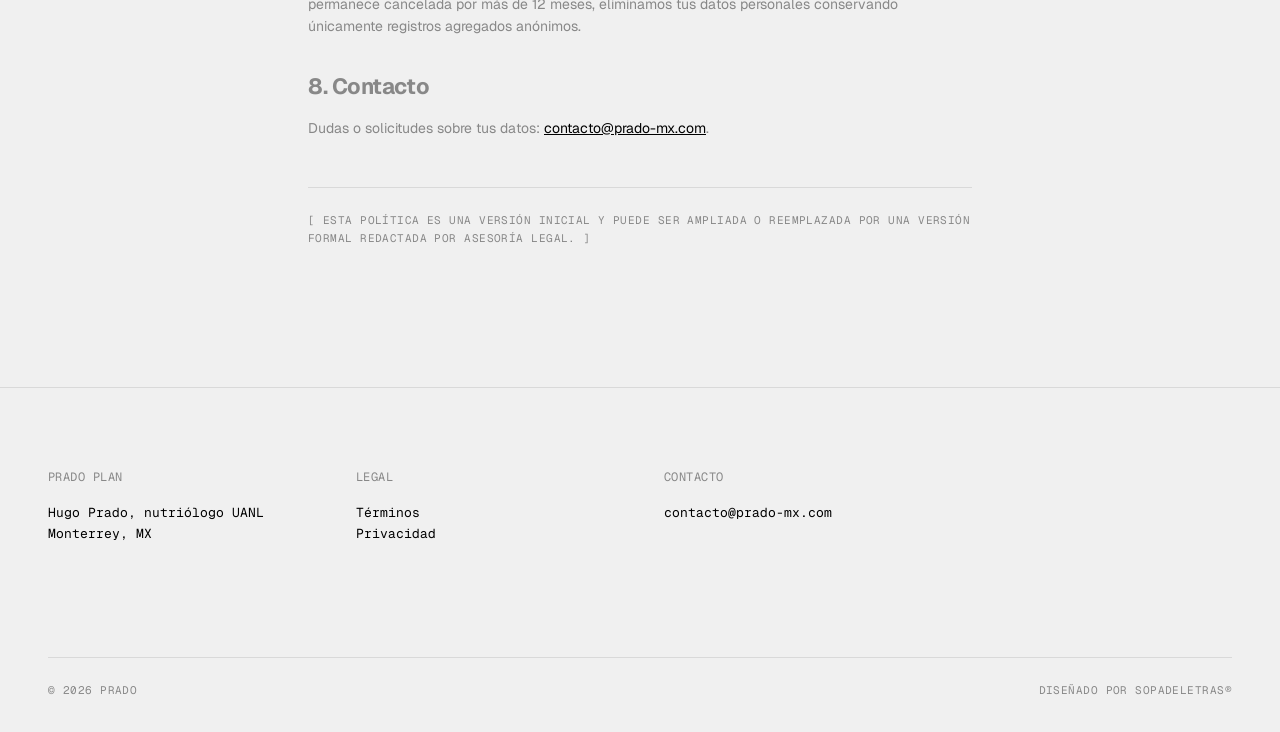
<file: privacidad.html>
<!doctype html>
<html lang="es">
<head>
  <meta charset="utf-8" />
  <meta name="viewport" content="width=device-width, initial-scale=1, viewport-fit=cover" />
  <title>Privacidad / PRADO Plan</title>
  <meta name="description" content="Política de privacidad de PRADO Plan." />
  <meta name="robots" content="noindex,nofollow" />
  <link rel="icon" href="/assets/logo/favicon-dark.png" type="image/png" media="(prefers-color-scheme: light)" />
  <link rel="icon" href="/assets/logo/favicon-light.png" type="image/png" media="(prefers-color-scheme: dark)" />
  <link rel="preconnect" href="https://fonts.googleapis.com">
  <link rel="preconnect" href="https://fonts.gstatic.com" crossorigin>
  <link href="https://fonts.googleapis.com/css2?family=Geist:wght@400;700&family=Geist+Mono:wght@400&display=swap" rel="stylesheet">
  <link rel="stylesheet" href="/style.css?v=36" />
  <script>(function(){try{var s=localStorage.getItem('prado-theme');var sys=window.matchMedia('(prefers-color-scheme: dark)').matches;if(s==='dark'||(!s&&sys))document.documentElement.classList.add('dark');}catch(e){}})();</script>
</head>
<body>
  <nav class="nav app-nav">
    <a href="/" class="nav-logo" aria-label="PRADO Plan">
      <svg viewBox="80 360 920 360" xmlns="http://www.w3.org/2000/svg" aria-hidden="true"><g fill="currentColor"><path d="M292.56,551.51c-10.04,8.37-24.36,12.56-42.99,12.56h-35.69v61.64h-35.59v-171.42h73.61c16.97,0,30.5,4.42,40.58,13.26,10.09,8.84,15.13,22.52,15.13,41.05,0,20.24-5.02,34.54-15.05,42.91ZM265.23,489.76c-4.54-3.8-10.89-5.7-19.07-5.7h-32.28v50.47h32.28c8.17,0,14.53-2.05,19.07-6.16,4.54-4.11,6.8-10.62,6.8-19.54s-2.27-15.27-6.8-19.07Z"/><path d="M414.2,458.71c6.31,2.72,11.66,6.71,16.05,11.98,3.63,4.34,6.5,9.15,8.62,14.42,2.12,5.27,3.17,11.28,3.17,18.03,0,8.14-2.05,16.15-6.16,24.02-4.11,7.87-10.89,13.43-20.35,16.69,7.91,3.18,13.51,7.7,16.81,13.55,3.3,5.86,4.94,14.79,4.94,26.81v11.51c0,7.83.31,13.14.95,15.93.95,4.42,3.15,7.68,6.61,9.77v4.3h-39.54c-1.09-3.8-1.86-6.86-2.33-9.19-.93-4.81-1.43-9.73-1.51-14.77l-.23-15.93c-.15-10.93-2.04-18.22-5.67-21.86-3.63-3.64-10.43-5.47-20.41-5.47h-34.98v67.22h-35.01v-171.42h81.99c11.72.23,20.73,1.71,27.05,4.42ZM340.16,484.06v46.05h38.55c7.66,0,13.4-.93,17.23-2.79,6.77-3.26,10.16-9.69,10.16-19.31,0-10.39-3.28-17.37-9.83-20.93-3.68-2.02-9.2-3.02-16.57-3.02h-39.54Z"/><path d="M504.37,454.29h40.53l60.65,171.42h-38.84l-11.31-35.24h-63.13l-11.62,35.24h-37.47l61.19-171.42ZM502.01,560.93h43.9l-21.65-67.45-22.25,67.45Z"/><path d="M704.8,458.01c12.03,3.95,21.76,11.21,29.21,21.75,5.97,8.53,10.04,17.75,12.22,27.68,2.17,9.93,3.26,19.38,3.26,28.38,0,22.79-4.58,42.1-13.73,57.92-12.41,21.32-31.58,31.98-57.5,31.98h-73.91v-171.42h73.91c10.63.16,19.48,1.4,26.54,3.72ZM639.13,484.06v111.88h33.08c16.93,0,28.73-8.33,35.41-25,3.65-9.15,5.47-20.04,5.47-32.68,0-17.44-2.74-30.84-8.21-40.18-5.48-9.34-16.37-14.01-32.67-14.01h-33.08Z"/><path d="M885.36,612.48c-12.95,13.34-31.67,20-56.17,20s-43.22-6.67-56.17-20c-17.37-16.36-26.05-39.93-26.05-70.71s8.68-54.97,26.05-70.71c12.95-13.33,31.67-20,56.17-20s43.22,6.67,56.17,20c17.29,15.74,25.93,39.31,25.93,70.71s-8.64,54.35-25.93,70.71ZM862.97,586.43c8.33-10.47,12.5-25.35,12.5-44.66s-4.17-34.09-12.5-44.6c-8.33-10.51-19.6-15.76-33.78-15.76s-25.51,5.23-33.96,15.7c-8.45,10.47-12.68,25.35-12.68,44.66s4.23,34.19,12.68,44.66c8.45,10.47,19.77,15.7,33.96,15.7s25.45-5.23,33.78-15.7Z"/><polygon points="142.71 383.11 107.12 383.11 107.12 418.7 107.12 454.29 142.71 454.29 142.71 418.7 178.29 418.7 178.29 383.11 142.71 383.11"/><polygon points="142.71 661.3 142.71 625.71 107.12 625.71 107.12 661.3 107.12 696.89 142.71 696.89 178.29 696.89 178.29 661.3 142.71 661.3"/><polygon points="937.29 625.71 937.29 661.3 901.71 661.3 901.71 696.89 937.29 696.89 972.88 696.89 972.88 661.3 972.88 625.71 937.29 625.71"/><polygon points="937.29 383.11 901.71 383.11 901.71 418.7 937.29 418.7 937.29 454.29 972.88 454.29 972.88 418.7 972.88 383.11 937.29 383.11"/></g></svg>
    </a>
    <div class="nav-right">
      <a href="/" class="app-nav-link">← Volver</a>
    </div>
  </nav>

  <main class="section section--tight" style="max-width: 760px; margin: 60px auto;">
    <div class="section-head">
      <h1 class="section-title" style="font-size: clamp(36px, 6vw, 56px);">Privacidad</h1>
      <span class="label">[ PRADO Plan ]</span>
    </div>
    <p class="label" style="color: var(--gray); margin-bottom: 48px;">[ Versión 1.0 · Última actualización 2026-05-09 ]</p>

    <div class="legal" style="max-width: none; font-size: 14px;">
      <h2 style="font-family: var(--font-sans); font-weight: 700; font-size: 22px; letter-spacing: -0.02em; margin: 32px 0 12px;">1. Datos que recopilamos</h2>
      <p>Para generar tu plan y mantenerlo, recopilamos:</p>
      <ul style="padding-left: 20px; line-height: 1.6;">
        <li><strong>Identidad</strong>: nombre, correo electrónico.</li>
        <li><strong>Datos biométricos básicos</strong>: sexo biológico, edad, peso, altura, peso objetivo.</li>
        <li><strong>Estilo de vida</strong>: nivel de actividad, objetivo nutricional, preferencias alimentarias, dieta específica si la sigues.</li>
        <li><strong>Contacto opcional</strong>: teléfono.</li>
        <li><strong>Información de pago</strong>: procesada exclusivamente por Stripe (no almacenamos números de tarjeta).</li>
      </ul>

      <h2 style="font-family: var(--font-sans); font-weight: 700; font-size: 22px; letter-spacing: -0.02em; margin: 32px 0 12px;">2. Para qué los usamos</h2>
      <ul style="padding-left: 20px; line-height: 1.6;">
        <li>Generar y mantener tu plan de macronutrientes y equivalencias.</li>
        <li>Enviarte el link de acceso a tu cuenta (magic link sin contraseña).</li>
        <li>Procesar tu suscripción y cobros automáticos.</li>
        <li>Mejorar el servicio (análisis agregado, sin identificarte personalmente).</li>
      </ul>
      <p><strong>No vendemos ni compartimos tus datos con terceros para publicidad.</strong></p>

      <h2 style="font-family: var(--font-sans); font-weight: 700; font-size: 22px; letter-spacing: -0.02em; margin: 32px 0 12px;">3. Dónde viven tus datos</h2>
      <p>Tu información se almacena de forma cifrada en Cloudflare D1 (base de datos serverless). Los servidores están en Estados Unidos (región us-east). Los pagos se procesan vía Stripe (Estados Unidos).</p>

      <h2 style="font-family: var(--font-sans); font-weight: 700; font-size: 22px; letter-spacing: -0.02em; margin: 32px 0 12px;">4. Cookies y sesión</h2>
      <p>Usamos una sola cookie técnica (<code style="font-family: var(--font-mono); font-size: 12px;">prado_app_sess</code>) para mantener tu sesión activa hasta 30 días. Es <strong>HttpOnly y Secure</strong> (no accesible por JavaScript de terceros). No usamos cookies de marketing ni de terceros.</p>

      <h2 style="font-family: var(--font-sans); font-weight: 700; font-size: 22px; letter-spacing: -0.02em; margin: 32px 0 12px;">5. Tus derechos</h2>
      <p>Puedes en cualquier momento:</p>
      <ul style="padding-left: 20px; line-height: 1.6;">
        <li><strong>Acceder</strong> y modificar tus datos desde <a href="/cuenta" style="color: var(--fg); text-decoration: underline;">Mi cuenta</a>.</li>
        <li><strong>Eliminar tu cuenta</strong> y todos tus datos asociados de forma irreversible.</li>
        <li><strong>Solicitar una copia</strong> de tus datos enviando un correo a <a href="mailto:contacto@prado-mx.com" style="color: var(--fg); text-decoration: underline;">contacto@prado-mx.com</a>.</li>
        <li><strong>Cancelar tu suscripción</strong> sin permanencia.</li>
      </ul>

      <h2 style="font-family: var(--font-sans); font-weight: 700; font-size: 22px; letter-spacing: -0.02em; margin: 32px 0 12px;">6. Procesadores</h2>
      <p>Para operar el servicio compartimos datos estrictamente necesarios con:</p>
      <ul style="padding-left: 20px; line-height: 1.6;">
        <li><strong>Stripe</strong>: procesamiento de pagos.</li>
        <li><strong>Resend</strong>: envío de correos transaccionales (link de acceso).</li>
        <li><strong>Cloudflare</strong>: hosting, base de datos, CDN.</li>
      </ul>
      <p>Estos servicios tienen sus propias políticas de privacidad y cumplen con estándares internacionales (PCI-DSS para Stripe, SOC 2 para Cloudflare).</p>

      <h2 style="font-family: var(--font-sans); font-weight: 700; font-size: 22px; letter-spacing: -0.02em; margin: 32px 0 12px;">7. Retención</h2>
      <p>Mantenemos tus datos mientras tu cuenta esté activa. Si eliminas tu cuenta o tu suscripción permanece cancelada por más de 12 meses, eliminamos tus datos personales conservando únicamente registros agregados anónimos.</p>

      <h2 style="font-family: var(--font-sans); font-weight: 700; font-size: 22px; letter-spacing: -0.02em; margin: 32px 0 12px;">8. Contacto</h2>
      <p>Dudas o solicitudes sobre tus datos: <a href="mailto:contacto@prado-mx.com" style="color: var(--fg); text-decoration: underline;">contacto@prado-mx.com</a>.</p>

      <p style="font-family: var(--font-mono); font-size: 11px; letter-spacing: 0.04em; color: var(--gray); margin-top: 48px; padding-top: 24px; border-top: 1px solid var(--divider); text-transform: uppercase;">
        [ Esta política es una versión inicial y puede ser ampliada o reemplazada por una versión formal redactada por asesoría legal. ]
      </p>
    </div>
  </main>

  <footer class="footer">
    <div><h4>PRADO Plan</h4><p>Hugo Prado, nutriólogo UANL<br/>Monterrey, MX</p></div>
    <div><h4>Legal</h4><a href="/terminos">Términos</a><br/><a href="/privacidad">Privacidad</a></div>
    <div><h4>Contacto</h4><a href="mailto:contacto@prado-mx.com">contacto@prado-mx.com</a></div>
    <div class="footer-bottom"><span>© 2026 PRADO</span><span>Diseñado por sopadeletras®</span></div>
  </footer>
</body>
</html>
</file>
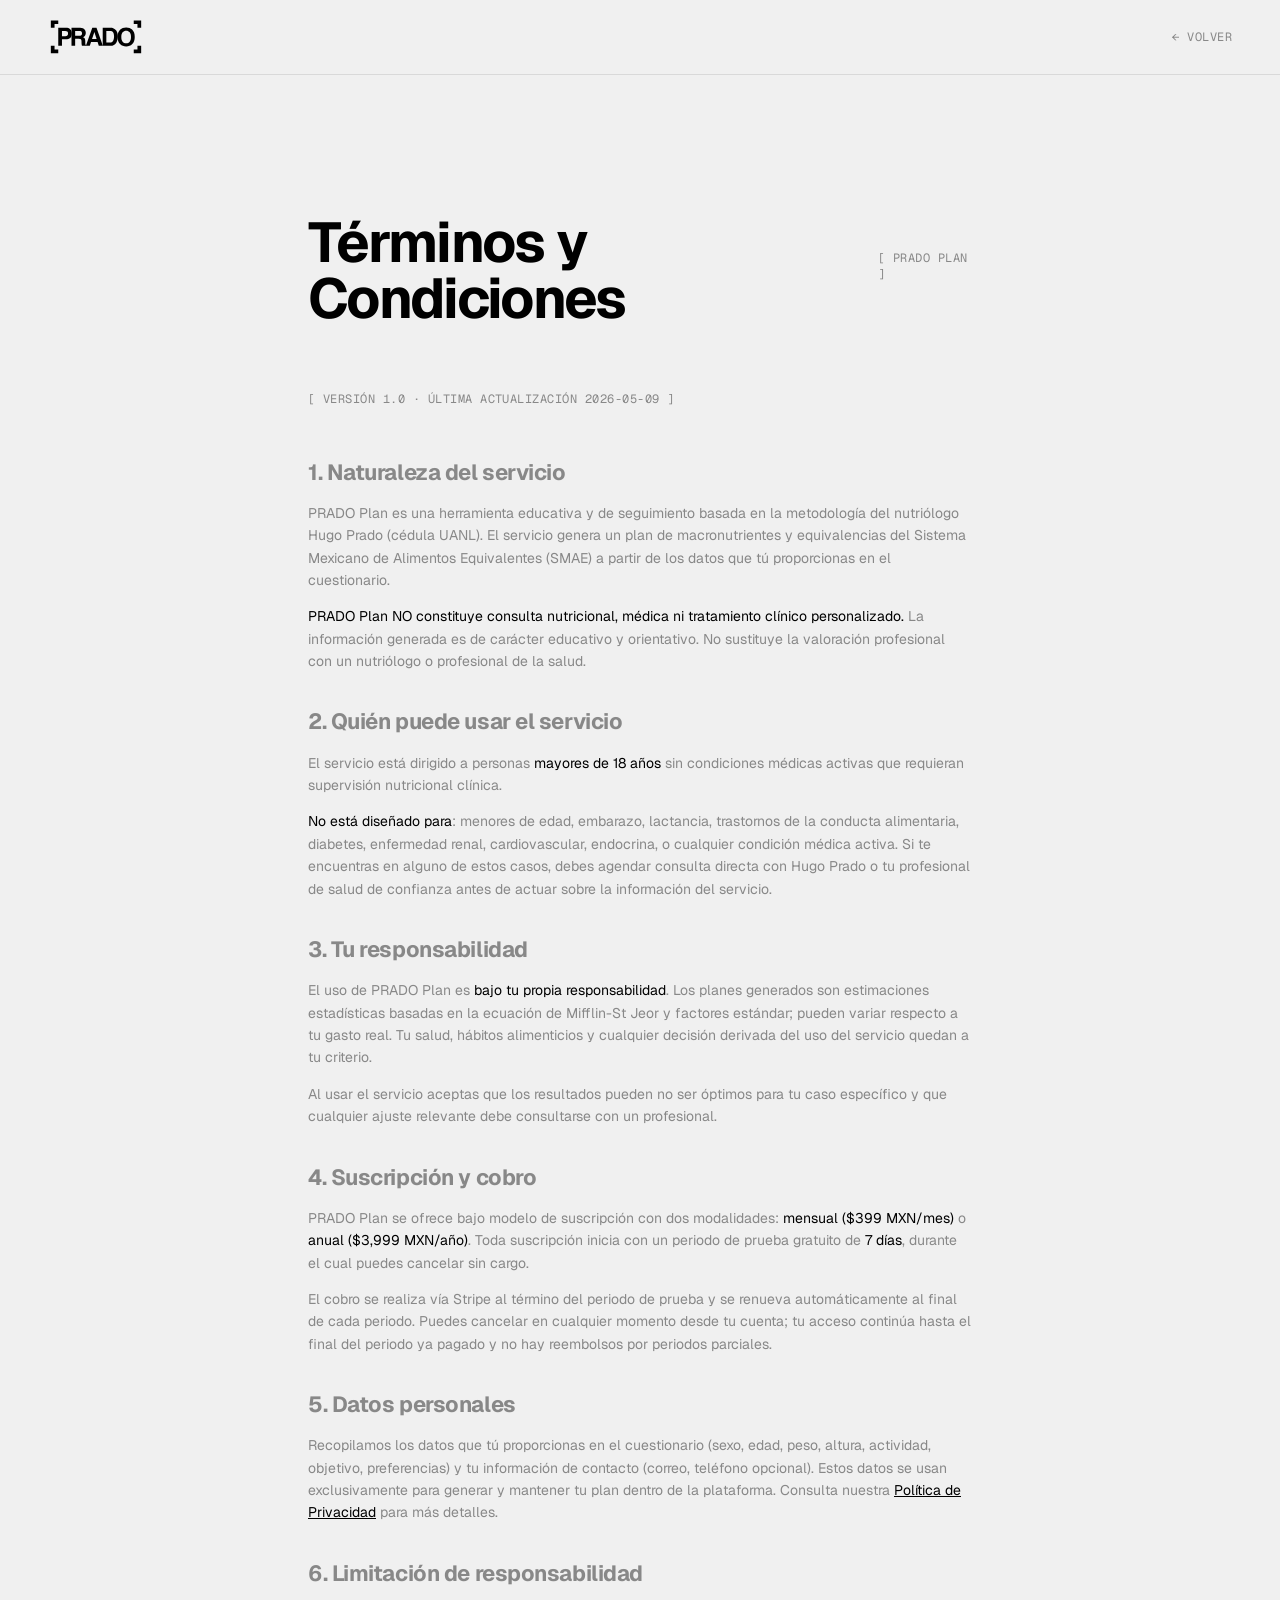
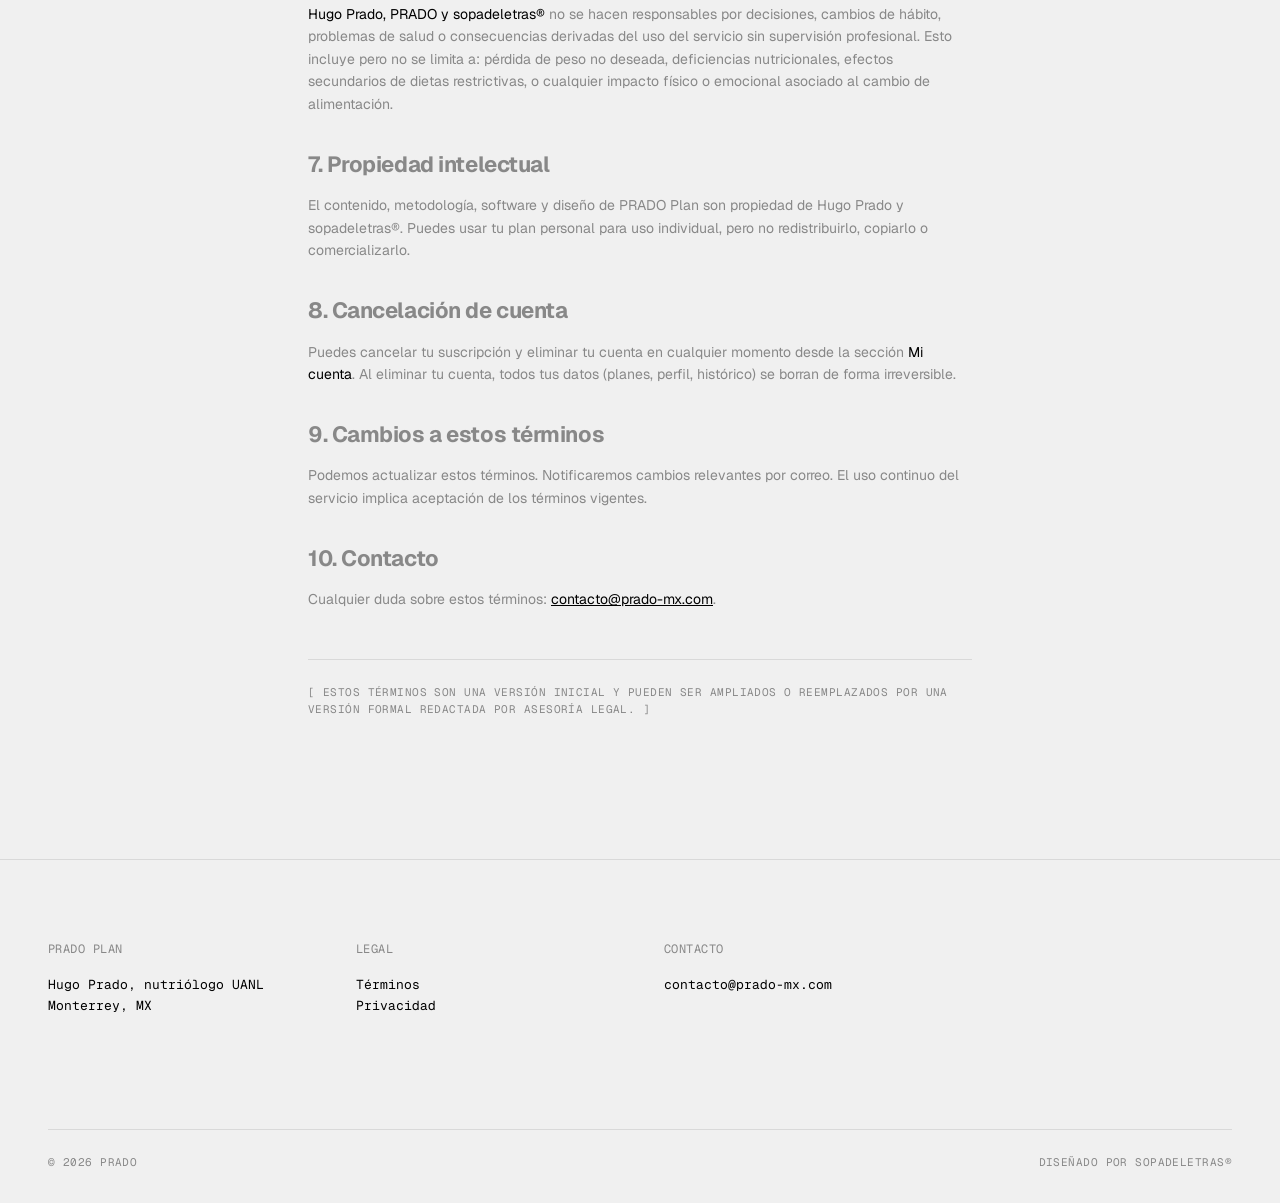
<file: terminos.html>
<!doctype html>
<html lang="es">
<head>
  <meta charset="utf-8" />
  <meta name="viewport" content="width=device-width, initial-scale=1, viewport-fit=cover" />
  <title>Términos y Condiciones / PRADO Plan</title>
  <meta name="description" content="Términos y condiciones de uso de PRADO Plan." />
  <meta name="robots" content="noindex,nofollow" />
  <link rel="icon" href="/assets/logo/favicon-dark.png" type="image/png" media="(prefers-color-scheme: light)" />
  <link rel="icon" href="/assets/logo/favicon-light.png" type="image/png" media="(prefers-color-scheme: dark)" />
  <link rel="preconnect" href="https://fonts.googleapis.com">
  <link rel="preconnect" href="https://fonts.gstatic.com" crossorigin>
  <link href="https://fonts.googleapis.com/css2?family=Geist:wght@400;700&family=Geist+Mono:wght@400&display=swap" rel="stylesheet">
  <link rel="stylesheet" href="/style.css?v=36" />
  <script>(function(){try{var s=localStorage.getItem('prado-theme');var sys=window.matchMedia('(prefers-color-scheme: dark)').matches;if(s==='dark'||(!s&&sys))document.documentElement.classList.add('dark');}catch(e){}})();</script>
</head>
<body>
  <nav class="nav app-nav">
    <a href="/" class="nav-logo" aria-label="PRADO Plan">
      <svg viewBox="80 360 920 360" xmlns="http://www.w3.org/2000/svg" aria-hidden="true"><g fill="currentColor"><path d="M292.56,551.51c-10.04,8.37-24.36,12.56-42.99,12.56h-35.69v61.64h-35.59v-171.42h73.61c16.97,0,30.5,4.42,40.58,13.26,10.09,8.84,15.13,22.52,15.13,41.05,0,20.24-5.02,34.54-15.05,42.91ZM265.23,489.76c-4.54-3.8-10.89-5.7-19.07-5.7h-32.28v50.47h32.28c8.17,0,14.53-2.05,19.07-6.16,4.54-4.11,6.8-10.62,6.8-19.54s-2.27-15.27-6.8-19.07Z"/><path d="M414.2,458.71c6.31,2.72,11.66,6.71,16.05,11.98,3.63,4.34,6.5,9.15,8.62,14.42,2.12,5.27,3.17,11.28,3.17,18.03,0,8.14-2.05,16.15-6.16,24.02-4.11,7.87-10.89,13.43-20.35,16.69,7.91,3.18,13.51,7.7,16.81,13.55,3.3,5.86,4.94,14.79,4.94,26.81v11.51c0,7.83.31,13.14.95,15.93.95,4.42,3.15,7.68,6.61,9.77v4.3h-39.54c-1.09-3.8-1.86-6.86-2.33-9.19-.93-4.81-1.43-9.73-1.51-14.77l-.23-15.93c-.15-10.93-2.04-18.22-5.67-21.86-3.63-3.64-10.43-5.47-20.41-5.47h-34.98v67.22h-35.01v-171.42h81.99c11.72.23,20.73,1.71,27.05,4.42ZM340.16,484.06v46.05h38.55c7.66,0,13.4-.93,17.23-2.79,6.77-3.26,10.16-9.69,10.16-19.31,0-10.39-3.28-17.37-9.83-20.93-3.68-2.02-9.2-3.02-16.57-3.02h-39.54Z"/><path d="M504.37,454.29h40.53l60.65,171.42h-38.84l-11.31-35.24h-63.13l-11.62,35.24h-37.47l61.19-171.42ZM502.01,560.93h43.9l-21.65-67.45-22.25,67.45Z"/><path d="M704.8,458.01c12.03,3.95,21.76,11.21,29.21,21.75,5.97,8.53,10.04,17.75,12.22,27.68,2.17,9.93,3.26,19.38,3.26,28.38,0,22.79-4.58,42.1-13.73,57.92-12.41,21.32-31.58,31.98-57.5,31.98h-73.91v-171.42h73.91c10.63.16,19.48,1.4,26.54,3.72ZM639.13,484.06v111.88h33.08c16.93,0,28.73-8.33,35.41-25,3.65-9.15,5.47-20.04,5.47-32.68,0-17.44-2.74-30.84-8.21-40.18-5.48-9.34-16.37-14.01-32.67-14.01h-33.08Z"/><path d="M885.36,612.48c-12.95,13.34-31.67,20-56.17,20s-43.22-6.67-56.17-20c-17.37-16.36-26.05-39.93-26.05-70.71s8.68-54.97,26.05-70.71c12.95-13.33,31.67-20,56.17-20s43.22,6.67,56.17,20c17.29,15.74,25.93,39.31,25.93,70.71s-8.64,54.35-25.93,70.71ZM862.97,586.43c8.33-10.47,12.5-25.35,12.5-44.66s-4.17-34.09-12.5-44.6c-8.33-10.51-19.6-15.76-33.78-15.76s-25.51,5.23-33.96,15.7c-8.45,10.47-12.68,25.35-12.68,44.66s4.23,34.19,12.68,44.66c8.45,10.47,19.77,15.7,33.96,15.7s25.45-5.23,33.78-15.7Z"/><polygon points="142.71 383.11 107.12 383.11 107.12 418.7 107.12 454.29 142.71 454.29 142.71 418.7 178.29 418.7 178.29 383.11 142.71 383.11"/><polygon points="142.71 661.3 142.71 625.71 107.12 625.71 107.12 661.3 107.12 696.89 142.71 696.89 178.29 696.89 178.29 661.3 142.71 661.3"/><polygon points="937.29 625.71 937.29 661.3 901.71 661.3 901.71 696.89 937.29 696.89 972.88 696.89 972.88 661.3 972.88 625.71 937.29 625.71"/><polygon points="937.29 383.11 901.71 383.11 901.71 418.7 937.29 418.7 937.29 454.29 972.88 454.29 972.88 418.7 972.88 383.11 937.29 383.11"/></g></svg>
    </a>
    <div class="nav-right">
      <a href="/" class="app-nav-link">← Volver</a>
    </div>
  </nav>

  <main class="section section--tight" style="max-width: 760px; margin: 60px auto;">
    <div class="section-head">
      <h1 class="section-title" style="font-size: clamp(36px, 6vw, 56px);">Términos y Condiciones</h1>
      <span class="label">[ PRADO Plan ]</span>
    </div>
    <p class="label" style="color: var(--gray); margin-bottom: 48px;">[ Versión 1.0 · Última actualización 2026-05-09 ]</p>

    <div class="legal" style="max-width: none; font-size: 14px;">
      <h2 style="font-family: var(--font-sans); font-weight: 700; font-size: 22px; letter-spacing: -0.02em; margin: 32px 0 12px;">1. Naturaleza del servicio</h2>
      <p>PRADO Plan es una herramienta educativa y de seguimiento basada en la metodología del nutriólogo Hugo Prado (cédula UANL). El servicio genera un plan de macronutrientes y equivalencias del Sistema Mexicano de Alimentos Equivalentes (SMAE) a partir de los datos que tú proporcionas en el cuestionario.</p>
      <p><strong>PRADO Plan NO constituye consulta nutricional, médica ni tratamiento clínico personalizado.</strong> La información generada es de carácter educativo y orientativo. No sustituye la valoración profesional con un nutriólogo o profesional de la salud.</p>

      <h2 style="font-family: var(--font-sans); font-weight: 700; font-size: 22px; letter-spacing: -0.02em; margin: 32px 0 12px;">2. Quién puede usar el servicio</h2>
      <p>El servicio está dirigido a personas <strong>mayores de 18 años</strong> sin condiciones médicas activas que requieran supervisión nutricional clínica.</p>
      <p><strong>No está diseñado para</strong>: menores de edad, embarazo, lactancia, trastornos de la conducta alimentaria, diabetes, enfermedad renal, cardiovascular, endocrina, o cualquier condición médica activa. Si te encuentras en alguno de estos casos, debes agendar consulta directa con Hugo Prado o tu profesional de salud de confianza antes de actuar sobre la información del servicio.</p>

      <h2 style="font-family: var(--font-sans); font-weight: 700; font-size: 22px; letter-spacing: -0.02em; margin: 32px 0 12px;">3. Tu responsabilidad</h2>
      <p>El uso de PRADO Plan es <strong>bajo tu propia responsabilidad</strong>. Los planes generados son estimaciones estadísticas basadas en la ecuación de Mifflin-St Jeor y factores estándar; pueden variar respecto a tu gasto real. Tu salud, hábitos alimenticios y cualquier decisión derivada del uso del servicio quedan a tu criterio.</p>
      <p>Al usar el servicio aceptas que los resultados pueden no ser óptimos para tu caso específico y que cualquier ajuste relevante debe consultarse con un profesional.</p>

      <h2 style="font-family: var(--font-sans); font-weight: 700; font-size: 22px; letter-spacing: -0.02em; margin: 32px 0 12px;">4. Suscripción y cobro</h2>
      <p>PRADO Plan se ofrece bajo modelo de suscripción con dos modalidades: <strong>mensual ($399 MXN/mes)</strong> o <strong>anual ($3,999 MXN/año)</strong>. Toda suscripción inicia con un periodo de prueba gratuito de <strong>7 días</strong>, durante el cual puedes cancelar sin cargo.</p>
      <p>El cobro se realiza vía Stripe al término del periodo de prueba y se renueva automáticamente al final de cada periodo. Puedes cancelar en cualquier momento desde tu cuenta; tu acceso continúa hasta el final del periodo ya pagado y no hay reembolsos por periodos parciales.</p>

      <h2 style="font-family: var(--font-sans); font-weight: 700; font-size: 22px; letter-spacing: -0.02em; margin: 32px 0 12px;">5. Datos personales</h2>
      <p>Recopilamos los datos que tú proporcionas en el cuestionario (sexo, edad, peso, altura, actividad, objetivo, preferencias) y tu información de contacto (correo, teléfono opcional). Estos datos se usan exclusivamente para generar y mantener tu plan dentro de la plataforma. Consulta nuestra <a href="/privacidad" style="color: var(--fg); text-decoration: underline;">Política de Privacidad</a> para más detalles.</p>

      <h2 style="font-family: var(--font-sans); font-weight: 700; font-size: 22px; letter-spacing: -0.02em; margin: 32px 0 12px;">6. Limitación de responsabilidad</h2>
      <p><strong>Hugo Prado, PRADO y sopadeletras®</strong> no se hacen responsables por decisiones, cambios de hábito, problemas de salud o consecuencias derivadas del uso del servicio sin supervisión profesional. Esto incluye pero no se limita a: pérdida de peso no deseada, deficiencias nutricionales, efectos secundarios de dietas restrictivas, o cualquier impacto físico o emocional asociado al cambio de alimentación.</p>

      <h2 style="font-family: var(--font-sans); font-weight: 700; font-size: 22px; letter-spacing: -0.02em; margin: 32px 0 12px;">7. Propiedad intelectual</h2>
      <p>El contenido, metodología, software y diseño de PRADO Plan son propiedad de Hugo Prado y sopadeletras®. Puedes usar tu plan personal para uso individual, pero no redistribuirlo, copiarlo o comercializarlo.</p>

      <h2 style="font-family: var(--font-sans); font-weight: 700; font-size: 22px; letter-spacing: -0.02em; margin: 32px 0 12px;">8. Cancelación de cuenta</h2>
      <p>Puedes cancelar tu suscripción y eliminar tu cuenta en cualquier momento desde la sección <strong>Mi cuenta</strong>. Al eliminar tu cuenta, todos tus datos (planes, perfil, histórico) se borran de forma irreversible.</p>

      <h2 style="font-family: var(--font-sans); font-weight: 700; font-size: 22px; letter-spacing: -0.02em; margin: 32px 0 12px;">9. Cambios a estos términos</h2>
      <p>Podemos actualizar estos términos. Notificaremos cambios relevantes por correo. El uso continuo del servicio implica aceptación de los términos vigentes.</p>

      <h2 style="font-family: var(--font-sans); font-weight: 700; font-size: 22px; letter-spacing: -0.02em; margin: 32px 0 12px;">10. Contacto</h2>
      <p>Cualquier duda sobre estos términos: <a href="mailto:contacto@prado-mx.com" style="color: var(--fg); text-decoration: underline;">contacto@prado-mx.com</a>.</p>

      <p style="font-family: var(--font-mono); font-size: 11px; letter-spacing: 0.04em; color: var(--gray); margin-top: 48px; padding-top: 24px; border-top: 1px solid var(--divider); text-transform: uppercase;">
        [ Estos términos son una versión inicial y pueden ser ampliados o reemplazados por una versión formal redactada por asesoría legal. ]
      </p>
    </div>
  </main>

  <footer class="footer">
    <div><h4>PRADO Plan</h4><p>Hugo Prado, nutriólogo UANL<br/>Monterrey, MX</p></div>
    <div><h4>Legal</h4><a href="/terminos">Términos</a><br/><a href="/privacidad">Privacidad</a></div>
    <div><h4>Contacto</h4><a href="mailto:contacto@prado-mx.com">contacto@prado-mx.com</a></div>
    <div class="footer-bottom"><span>© 2026 PRADO</span><span>Diseñado por sopadeletras®</span></div>
  </footer>
</body>
</html>
</file>
<file: style.css>
/* ============================================================
   PRADO - style.css
   ============================================================ */

:root {
  --black: #000000;
  --white: #F0F0F0;
  --gray:  #888888;

  --bg: var(--white);
  --fg: var(--black);
  --surface: var(--white);
  --surface-hover: #e6e6e6;
  --divider: #d9d9d9;

  --col: 260px;
  --gap: 48px;

  --pad-x: 24px;
  --pad-y: 32px;

  --font-sans: 'Geist', system-ui, sans-serif;
  --font-mono: 'Geist Mono', ui-monospace, monospace;
  /* Para ASCII art (globo, heroes ASCII): monospace ESTRICTO del sistema.
     NO usa Geist Mono porque una versión local mal instalada / con kerning
     en el punto rompe el ancho fijo y deforma el ASCII. */
  --font-ascii: ui-monospace, 'SF Mono', SFMono-Regular, Menlo, Consolas, 'Liberation Mono', monospace;
}
:root.dark {
  --bg: var(--black);
  --fg: var(--white);
  --surface: var(--black);
  --surface-hover: #0a0a0a;
  --divider: #333333;
}

@media (min-width: 900px) {
  :root {
    --pad-x: 48px;
    --pad-y: 48px;
  }
}

/* reset ---------------------------------------------------- */
*, *::before, *::after { box-sizing: border-box; }
html, body { margin: 0; padding: 0; }
body {
  font-family: var(--font-sans);
  font-weight: 400;
  background: var(--bg);
  color: var(--fg);
  -webkit-font-smoothing: antialiased;
  -moz-osx-font-smoothing: grayscale;
  text-rendering: optimizeLegibility;
  overflow-x: hidden;
  transition: background 240ms ease, color 240ms ease;
}
img, svg { display: block; max-width: 100%; }
a { color: inherit; text-decoration: none; }
button { font: inherit; color: inherit; background: none; border: 0; cursor: pointer; }
ul, ol { margin: 0; padding: 0; list-style: none; }
h1, h2, h3, h4, p { margin: 0; }

::selection { background: var(--fg); color: var(--bg); }

/* force-dark section - used e.g. for /hugo hero with editorial photo */
.force-dark {
  background: var(--black);
  color: var(--white);
  --bg: var(--black);
  --fg: var(--white);
  --surface: var(--black);
  --surface-hover: #0a0a0a;
  --divider: #333333;
}

/* typography ----------------------------------------------- */
.mono { font-family: var(--font-mono); }
.label {
  font-family: var(--font-mono);
  font-size: 12px;
  letter-spacing: 0.04em;
  text-transform: uppercase;
  color: var(--gray);
}

/* wordmark - brackets + PRADO ------------------------------ */
.wordmark {
  display: inline-flex;
  align-items: center;
  gap: 0.18em;
  font-family: var(--font-sans);
  font-weight: 700;
  letter-spacing: -0.02em;
  line-height: 1;
  position: relative;
}
.wordmark::before,
.wordmark::after {
  content: '';
  display: inline-block;
  width: 0.32em;
  height: 1em;
  border: 0.08em solid currentColor;
}
.wordmark::before { border-right: 0; }
.wordmark::after  { border-left: 0; }

/* nav ------------------------------------------------------ */
.nav {
  position: fixed;
  top: 0; left: 0; right: 0;
  z-index: 100;
  display: flex;
  justify-content: space-between;
  align-items: center;
  padding: 18px var(--pad-x);
  mix-blend-mode: difference;
  color: #ffffff;
}
.nav-logo {
  display: block;
  width: 96px;
  height: auto;
  color: inherit;
}
.nav-logo svg { width: 100%; height: auto; display: block; }
.nav-right { display: flex; align-items: center; gap: 24px; }
.nav-links { display: flex; gap: 24px; }
.nav-links a,
.theme-toggle,
.menu-toggle {
  font-family: var(--font-mono);
  font-size: 12px;
  letter-spacing: 0.04em;
  text-transform: uppercase;
  padding: 0;
}
.theme-toggle {
  display: inline-flex;
  align-items: center;
  gap: 6px;
  cursor: pointer;
}
.theme-toggle::before {
  content: '';
  width: 10px;
  height: 10px;
  border-radius: 50%;
  background: currentColor;
  display: inline-block;
}
:root.dark .theme-toggle::before { background: transparent; border: 1px solid currentColor; }

/* mobile menu trigger -------------------------------------- */
.menu-toggle {
  display: none;
  cursor: pointer;
  padding: 4px 0;
}
@media (max-width: 720px) {
  .nav-right { display: none; }
  .menu-toggle { display: inline-block; }
}

/* desktop: hide theme-toggle label, keep the dot */
@media (min-width: 721px) {
  .nav-right .theme-toggle [data-theme-label] {
    position: absolute;
    width: 1px; height: 1px;
    padding: 0; margin: -1px;
    overflow: hidden;
    clip: rect(0, 0, 0, 0);
    white-space: nowrap;
    border: 0;
  }
  .nav-right .theme-toggle { gap: 0; }
}

/* mobile menu overlay -------------------------------------- */
.menu-overlay {
  position: fixed;
  inset: 0;
  z-index: 200;
  background: var(--bg);
  color: var(--fg);
  display: flex;
  flex-direction: column;
  justify-content: space-between;
  padding: 18px var(--pad-x) var(--pad-y);
  opacity: 0;
  visibility: hidden;
  transition: opacity 240ms ease, visibility 240ms;
}
body.menu-open { overflow: hidden; }
body.menu-open .menu-overlay {
  opacity: 1;
  visibility: visible;
}
.menu-overlay-top {
  display: flex;
  justify-content: space-between;
  align-items: center;
  min-height: 37.56px; /* matches .nav-logo rendered height so [ Close ] lands where [ Menu ] was */
}
.menu-overlay-top .nav-logo { width: 96px; }
.menu-links {
  display: flex;
  flex-direction: column;
  align-items: flex-end;
  gap: 14px;
  margin-top: auto;
  margin-bottom: auto;
  font-family: var(--font-mono);
  font-weight: 400;
  font-size: clamp(20px, 6vw, 32px);
  letter-spacing: 0.02em;
  text-transform: uppercase;
  line-height: 1.1;
  text-align: right;
}
.menu-links a {
  display: inline-block;
  color: var(--fg);
}
.menu-links a::before {
  content: '[ ';
  color: var(--gray);
}
.menu-links a::after {
  content: ' ]';
  color: var(--gray);
}
.menu-overlay-bottom {
  display: flex;
  justify-content: space-between;
  align-items: center;
  font-family: var(--font-mono);
  font-size: 12px;
  letter-spacing: 0.04em;
  text-transform: uppercase;
  color: var(--gray);
}
.menu-overlay-bottom .theme-toggle { color: var(--fg); }

/* hero ----------------------------------------------------- */
.hero {
  position: relative;
  height: 100dvh;
  min-height: 100dvh;
  width: 100%;
  overflow: hidden;
}
.hero-wordmark {
  position: absolute;
  bottom: var(--pad-y);
  left: var(--pad-x);
  right: var(--pad-x);
  margin: 0;
  color: var(--fg);
  font-family: var(--font-sans);
  font-weight: 700;
  letter-spacing: -0.04em;
  line-height: 0.88;
}
.hero-wordmark:has(svg) { line-height: 0; }
.hero-wordmark svg {
  width: 100%;
  height: auto;
  display: block;
}

.hero-meta {
  position: absolute;
  top: calc(var(--pad-y) + 40px);
  left: var(--pad-x);
  max-width: 560px;
}

/* ASCII globe (home hero) --------------------------------- */
.hero-globe {
  position: absolute;
  top: 50%;
  left: 50%;
  transform: translate(-50%, -50%);
  width: min(78vw, 52vh);
  height: min(78vw, 52vh);
  margin: 0;
  font-family: var(--font-ascii);
  font-size: clamp(6px, 1.4vmin, 12px);
  line-height: 1;
  letter-spacing: 0;
  font-variant-ligatures: none;
  font-feature-settings: "liga" 0, "calt" 0, "dlig" 0;
  font-kerning: none;
  color: var(--fg);
  white-space: pre;
  overflow: hidden;
  pointer-events: auto;
  user-select: none;
  -webkit-user-select: none;
  touch-action: pan-y;
  cursor: grab;
  z-index: 1;
  text-align: left;
}
.hero-globe:active { cursor: grabbing; }
@media (min-width: 900px) {
  .hero-globe {
    width: min(62vw, 80vh);
    height: min(62vw, 80vh);
    font-size: clamp(8px, 0.95vw, 14px);
  }
  .hero--with-globe .hero-wordmark {
    left: auto;
    right: var(--pad-x);
    width: 38%;
  }
}

/* ASCII digital rain (macros hero) ------------------------- */
.hero-ascii {
  position: absolute;
  inset: 0;
  margin: 0;
  padding: 0;
  font-family: var(--font-ascii);
  font-size: clamp(10px, 1.6vmin, 14px);
  line-height: 1;
  letter-spacing: 0;
  font-variant-ligatures: none;
  font-feature-settings: "liga" 0, "calt" 0, "dlig" 0;
  font-kerning: none;
  color: var(--fg);
  white-space: pre;
  overflow: hidden;
  pointer-events: none;
  user-select: none;
  -webkit-user-select: none;
  opacity: 0.42;
  z-index: 0;
}
.hero--ascii .hero-meta { z-index: 2; }
.hero--ascii .hero-wordmark { z-index: 2; }
.hero--ascii::after {
  content: "";
  position: absolute;
  inset: 0;
  background: linear-gradient(180deg, transparent 0%, transparent 55%, var(--bg) 100%);
  z-index: 1;
  pointer-events: none;
  opacity: 0.85;
}
@media (min-width: 900px) {
  .hero-ascii { font-size: clamp(11px, 1.15vw, 16px); }
}

/* hero with photo (parallax) -------------------------------- */
.hero-photo { background: var(--black); }
.hero-photo-img {
  position: absolute;
  inset: 0;
  overflow: hidden;
  will-change: transform;
}
.hero-photo-img img {
  width: 100%;
  height: 120%;
  object-fit: cover;
  object-position: center 30%;
  display: block;
  filter: brightness(0.85);
}
.hero-photo .hero-meta,
.hero-photo .hero-wordmark { z-index: 2; }
.hero-photo::after {
  content: '';
  position: absolute;
  inset: 0;
  background: linear-gradient(to bottom, rgba(0,0,0,0.1) 0%, rgba(0,0,0,0) 40%, rgba(0,0,0,0.4) 100%);
  z-index: 1;
  pointer-events: none;
}

/* sections ------------------------------------------------- */
.section {
  padding: 120px var(--pad-x);
  position: relative;
}
.section-head {
  display: flex;
  justify-content: space-between;
  align-items: baseline;
  gap: 24px;
  margin-bottom: 64px;
}
.section-title {
  font-size: clamp(32px, 6vw, 64px);
  font-weight: 700;
  letter-spacing: -0.03em;
  line-height: 1;
  max-width: 18ch;
}

/* manifesto ------------------------------------------------ */
.manifesto {
  font-size: clamp(24px, 3.2vw, 42px);
  font-weight: 400;
  line-height: 1.15;
  letter-spacing: -0.02em;
  max-width: 22ch;
}

/* seasonal CTAs carousel (home) ---------------------------- */
.section--tight { padding-top: 80px; padding-bottom: 80px; }
.ctas {
  display: flex;
  gap: 16px;
  overflow-x: auto;
  overflow-y: hidden;
  scroll-snap-type: x mandatory;
  scroll-behavior: smooth;
  -webkit-overflow-scrolling: touch;
  padding-bottom: 8px;
  scrollbar-width: none;
}
.ctas::-webkit-scrollbar { display: none; }
.cta-card {
  flex: 0 0 auto;
  width: 80%;
  max-width: 380px;
  min-height: 240px;
  scroll-snap-align: start;
  display: flex;
  flex-direction: column;
  gap: 16px;
  padding: 28px 24px;
  border: 1px solid var(--divider);
  text-decoration: none;
  color: inherit;
  background: var(--bg);
  transition: background 180ms ease;
}
.cta-card:hover { background: var(--surface-hover); text-decoration: none; }
.cta-card .label { color: var(--gray); }
.cta-card h3 {
  font-size: clamp(22px, 2.6vw, 28px);
  font-weight: 700;
  letter-spacing: -0.02em;
  line-height: 1.1;
  margin: 0;
}
.cta-card p {
  font-size: 15px;
  line-height: 1.4;
  color: var(--gray);
  margin: 0;
  max-width: 32ch;
}
.cta-card .arrow {
  margin-top: auto;
  font-family: var(--font-mono);
  font-size: 12px;
  letter-spacing: 0.04em;
  text-transform: uppercase;
  color: var(--fg);
}
@media (min-width: 720px) {
  .cta-card { width: 42%; max-width: 420px; }
}
@media (min-width: 1100px) {
  .cta-card { width: 30%; max-width: 420px; }
}

/* closing CTA (end of hugo / consulting / macros) --------- */
.closing-cta {
  border-top: 1px solid var(--divider);
  padding-top: 80px;
  padding-bottom: 120px;
  display: grid;
  gap: 32px;
}
.closing-cta .label { color: var(--gray); }
.closing-cta h2 {
  font-size: clamp(36px, 6vw, 72px);
  font-weight: 700;
  letter-spacing: -0.03em;
  line-height: 0.95;
  margin: 0;
  max-width: 18ch;
}
.closing-cta p {
  font-size: clamp(15px, 1.6vw, 18px);
  line-height: 1.5;
  color: var(--gray);
  max-width: 52ch;
  margin: 0;
}
.closing-cta-actions {
  display: flex;
  flex-wrap: wrap;
  gap: 12px;
  margin-top: 8px;
}
.closing-cta-btn {
  font-family: var(--font-mono);
  font-size: 12px;
  letter-spacing: 0.04em;
  text-transform: uppercase;
  padding: 14px 20px;
  border: 1px solid var(--fg);
  color: var(--fg);
  text-decoration: none;
  background: var(--bg);
  transition: background 160ms ease, color 160ms ease;
}
.closing-cta-btn:hover {
  background: var(--fg);
  color: var(--bg);
  text-decoration: none;
}
.closing-cta-btn--ghost {
  border-color: var(--divider);
  color: var(--gray);
}
.closing-cta-btn--ghost:hover {
  background: var(--surface-hover);
  color: var(--fg);
  border-color: var(--fg);
}

/* lines grid ----------------------------------------------- */
.lines {
  display: grid;
  grid-template-columns: 1fr;
  gap: 1px;
  background: var(--divider);
  border-top: 1px solid var(--divider);
  border-bottom: 1px solid var(--divider);
}
@media (min-width: 720px) { .lines { grid-template-columns: 1fr 1fr; } }
/* 3-col re-activar cuando haya >= 5 lineas visibles (ver comentario "HIDDEN UNTIL LAUNCH" en index.html) */
/* @media (min-width: 1100px) { .lines { grid-template-columns: repeat(3, 1fr); } } */

.line-card {
  background: var(--surface);
  padding: 48px 32px;
  display: flex;
  flex-direction: column;
  justify-content: space-between;
  min-height: 320px;
  position: relative;
  transition: background 160ms ease;
}
.line-card a { display: contents; }
a.line-card { text-decoration: none; color: inherit; }
a.line-card:hover { text-decoration: none; }
.line-card[data-status="active"]:hover { background: var(--surface-hover); }
.line-card[data-status="soon"] { color: var(--gray); }

.line-card .label { margin-bottom: 24px; }
.line-card h3 {
  font-size: 32px;
  font-weight: 700;
  letter-spacing: -0.02em;
  line-height: 1;
}
.line-card p {
  margin-top: 16px;
  font-size: 15px;
  line-height: 1.5;
  color: var(--gray);
  max-width: 32ch;
}
.line-card .arrow {
  font-family: var(--font-mono);
  font-size: 12px;
  letter-spacing: 0.04em;
  text-transform: uppercase;
  margin-top: 48px;
}

/* brackets hover on active cards (desktop) */
@media (hover: hover) {
  .line-card[data-status="active"]::before,
  .line-card[data-status="active"]::after {
    content: '';
    position: absolute;
    width: 14px;
    height: 14px;
    border: 1px solid var(--fg);
    opacity: 0;
    transition: opacity 200ms ease;
    pointer-events: none;
  }
  .line-card[data-status="active"]::before {
    top: 16px; left: 16px;
    border-right: 0; border-bottom: 0;
  }
  .line-card[data-status="active"]::after {
    bottom: 16px; right: 16px;
    border-left: 0; border-top: 0;
  }
  .line-card[data-status="active"]:hover::before,
  .line-card[data-status="active"]:hover::after { opacity: 1; }
}

/* footer --------------------------------------------------- */
.footer {
  padding: 80px var(--pad-x) 32px;
  border-top: 1px solid var(--divider);
  display: grid;
  grid-template-columns: 1fr;
  gap: 40px;
  font-family: var(--font-mono);
  font-size: 13px;
  line-height: 1.6;
}
@media (min-width: 640px) {
  .footer { grid-template-columns: 1fr 1fr; gap: 48px; }
}
@media (min-width: 900px) {
  .footer { grid-template-columns: 1fr 1fr 1fr 1fr; }
}
.footer h4 {
  font-family: var(--font-mono);
  font-size: 12px;
  letter-spacing: 0.04em;
  text-transform: uppercase;
  color: var(--gray);
  font-weight: 400;
  margin-bottom: 16px;
}
.footer a:hover { color: var(--gray); }
.footer-bottom {
  grid-column: 1 / -1;
  margin-top: 64px;
  padding-top: 24px;
  border-top: 1px solid var(--divider);
  display: flex;
  justify-content: space-between;
  flex-wrap: wrap;
  gap: 16px;
  color: var(--gray);
  font-size: 11px;
  letter-spacing: 0.04em;
  text-transform: uppercase;
}
.footer-internal {
  font-family: var(--font-mono);
  color: var(--gray);
  text-decoration: none;
  opacity: 0.6;
  transition: opacity 160ms ease, color 160ms ease;
}
.footer-internal:hover { opacity: 1; color: var(--fg); }

/* brands grid ---------------------------------------------- */
.brands-grid {
  display: grid;
  grid-template-columns: repeat(2, 1fr);
  gap: 0;
  background: transparent;
  border-top: 1px solid var(--divider);
  border-left: 1px solid var(--divider);
}
@media (min-width: 900px) { .brands-grid { grid-template-columns: repeat(5, 1fr); } }
.brands-grid span {
  background: transparent;
  padding: 40px 24px;
  border-right: 1px solid var(--divider);
  border-bottom: 1px solid var(--divider);
  font-family: var(--font-sans);
  font-weight: 700;
  font-size: 18px;
  letter-spacing: -0.02em;
  text-align: center;
  color: var(--fg);
}

/* credentials list ----------------------------------------- */
.credentials {
  border-top: 1px solid var(--divider);
}
.credentials li {
  display: grid;
  grid-template-columns: 80px 1fr;
  gap: 24px;
  padding: 24px 0;
  border-bottom: 1px solid var(--divider);
  align-items: baseline;
  font-size: clamp(18px, 2vw, 22px);
  font-weight: 400;
  letter-spacing: -0.01em;
}

/* process list (consulting "cómo trabajamos") -------------- */
.process {
  list-style: none;
  padding: 0;
  margin: 0;
  border-top: 1px solid var(--divider);
}
.process li {
  display: grid;
  grid-template-columns: 1fr;
  gap: 12px;
  padding: 32px 0;
  border-bottom: 1px solid var(--divider);
}
.process li .label { color: var(--gray); }
.process li p {
  font-size: clamp(18px, 2vw, 22px);
  letter-spacing: -0.01em;
  line-height: 1.4;
  max-width: 52ch;
  margin: 0;
}
@media (min-width: 720px) {
  .process li {
    grid-template-columns: 160px 1fr;
    gap: 32px;
    align-items: baseline;
  }
}

/* who-card (consulting "con quién") ------------------------ */
.who {
  display: grid;
  grid-template-columns: 1fr;
  gap: 0;
  border-top: 1px solid var(--divider);
  border-left: 1px solid var(--divider);
}
@media (min-width: 720px) {
  .who { grid-template-columns: 1fr 1fr; }
}
.who-card {
  padding: 32px 24px;
  border-right: 1px solid var(--divider);
  border-bottom: 1px solid var(--divider);
}
.who-card .label {
  display: block;
  color: var(--gray);
  margin-bottom: 16px;
}
.who-card p {
  font-size: clamp(18px, 2vw, 22px);
  letter-spacing: -0.01em;
  line-height: 1.4;
  margin: 0;
}

/* macros calculator ---------------------------------------- */
.macros-form {
  display: grid;
  grid-template-columns: 1fr;
  gap: 24px;
  border-top: 1px solid var(--divider);
  padding-top: 32px;
}
@media (min-width: 720px) {
  .macros-form { grid-template-columns: 1fr 1fr; gap: 32px; }
}
.macros-form .field {
  display: flex;
  flex-direction: column;
  gap: 10px;
}
.macros-form .label { color: var(--gray); }
.macros-form input[type="number"],
.macros-form select {
  font: inherit;
  font-family: var(--font-mono);
  font-size: 18px;
  padding: 14px 16px;
  background: transparent;
  color: var(--fg);
  border: 1px solid var(--divider);
  border-radius: 0;
  appearance: none;
  -webkit-appearance: none;
  width: 100%;
}
.macros-form input[type="number"]:focus,
.macros-form select:focus {
  outline: none;
  border-color: var(--fg);
}
.macros-form select {
  background-image: linear-gradient(45deg, transparent 50%, var(--fg) 50%),
                    linear-gradient(-45deg, transparent 50%, var(--fg) 50%);
  background-position: calc(100% - 18px) 50%, calc(100% - 12px) 50%;
  background-size: 6px 6px;
  background-repeat: no-repeat;
  padding-right: 40px;
}
.macros-form .segmented {
  display: grid;
  grid-template-columns: 1fr 1fr;
  border: 1px solid var(--divider);
}
.macros-form .segmented label {
  position: relative;
  cursor: pointer;
}
.macros-form .segmented input {
  position: absolute;
  opacity: 0;
  pointer-events: none;
}
.macros-form .segmented span {
  display: block;
  padding: 14px 16px;
  text-align: center;
  font-family: var(--font-mono);
  font-size: 13px;
  letter-spacing: 0.04em;
  text-transform: uppercase;
  color: var(--gray);
  border-right: 1px solid var(--divider);
  transition: background 120ms ease, color 120ms ease;
}
.macros-form .segmented label:last-child span { border-right: 0; }
.macros-form .segmented input:checked + span {
  background: var(--fg);
  color: var(--bg);
}

.macros-result { margin-top: 40px; }
.macros-card {
  border: 1px solid var(--divider);
  padding: 32px 24px;
}
.macros-card-head {
  display: flex;
  justify-content: space-between;
  gap: 12px;
  padding-bottom: 24px;
  border-bottom: 1px solid var(--divider);
  flex-wrap: wrap;
}
.macros-card-head .label { color: var(--gray); }
.macros-grid {
  display: grid;
  grid-template-columns: 1fr 1fr 1fr;
  gap: 16px;
  padding: 28px 0;
  border-bottom: 1px solid var(--divider);
}
.macros-grid > div {
  display: flex;
  flex-direction: column;
  gap: 10px;
}
.macros-grid .label { color: var(--gray); }
.macros-grid strong {
  font-family: var(--font-sans);
  font-weight: 700;
  font-size: clamp(28px, 5vw, 48px);
  letter-spacing: -0.02em;
  line-height: 1;
}
.macros-footnote {
  display: flex;
  justify-content: space-between;
  gap: 12px;
  padding-top: 24px;
  color: var(--gray);
  flex-wrap: wrap;
}

.macros-share {
  display: flex;
  flex-wrap: wrap;
  gap: 12px;
  margin-top: 24px;
}
.macros-share-btn {
  font-family: var(--font-mono);
  font-size: 12px;
  letter-spacing: 0.04em;
  text-transform: uppercase;
  padding: 14px 20px;
  border: 1px solid var(--divider);
  background: transparent;
  color: var(--fg);
  cursor: pointer;
  text-decoration: none;
  display: inline-block;
  transition: background 140ms ease, color 140ms ease;
}
.macros-share-btn:hover {
  background: var(--fg);
  color: var(--bg);
  text-decoration: none;
}
.macros-disclaimer {
  margin-top: 32px;
  font-size: 14px;
  line-height: 1.5;
  color: var(--gray);
  max-width: 62ch;
}

/* FAQ accordion (macros) ----------------------------------- */
.faq {
  border-top: 1px solid var(--border);
  margin-top: 24px;
}
.faq-item {
  border-bottom: 1px solid var(--border);
}
.faq-item summary {
  list-style: none;
  cursor: pointer;
  padding: 28px 0;
  display: flex;
  justify-content: space-between;
  align-items: baseline;
  gap: 24px;
}
.faq-item summary::-webkit-details-marker { display: none; }
.faq-q {
  font-family: var(--font-sans);
  font-weight: 400;
  font-size: clamp(18px, 2.2vw, 24px);
  line-height: 1.3;
  letter-spacing: -0.01em;
}
.faq-toggle {
  font-family: var(--font-mono);
  font-size: 13px;
  letter-spacing: 0.04em;
  color: var(--gray);
  flex-shrink: 0;
  transition: color 160ms ease;
  font-size: 0;
}
.faq-toggle::before {
  content: "[ + ]";
  font-size: 13px;
}
.faq-item[open] .faq-toggle { color: var(--fg); }
.faq-item[open] .faq-toggle::before { content: "[ − ]"; }
.faq-a {
  padding: 0 0 32px 0;
  max-width: 68ch;
  font-size: 16px;
  line-height: 1.55;
  color: var(--fg);
}
.faq-item:hover .faq-toggle { color: var(--fg); }

/* legal disclaimer (macros) -------------------------------- */
.legal {
  max-width: 72ch;
  font-size: 13px;
  line-height: 1.6;
  color: var(--gray);
}
.legal p + p { margin-top: 14px; }
.legal strong {
  color: var(--fg);
  font-weight: 400;
}

/* SMAE (Sistema Mexicano de Equivalentes) ----------------- */
.smae-form {
  display: grid;
  grid-template-columns: 1fr;
  gap: 24px;
  border-top: 1px solid var(--divider);
  padding-top: 32px;
}
.smae-form .field {
  display: flex;
  flex-direction: column;
  gap: 10px;
}
.smae-form .field--wide { grid-column: 1 / -1; }
.smae-form .field-row {
  display: grid;
  grid-template-columns: 1fr 1fr;
  gap: 16px;
}
@media (min-width: 720px) {
  .smae-form .field-row { grid-template-columns: repeat(4, 1fr); }
}
.smae-form input[type="number"],
.smae-form input[type="text"],
.smae-form input[type="email"],
.smae-form input[type="tel"],
.smae-form input[type="url"],
.smae-form input[type="password"],
.smae-form input[type="date"],
.smae-form input[type="month"],
.smae-form input[type="search"] {
  font: inherit;
  font-family: var(--font-mono);
  font-size: 18px;
  padding: 14px 16px;
  background: transparent;
  color: var(--fg);
  border: 1px solid var(--divider);
  border-radius: 0;
  appearance: none;
  -webkit-appearance: none;
  width: 100%;
}
.smae-form input:focus { outline: none; border-color: var(--fg); }
.smae-form-actions {
  display: flex;
  flex-wrap: wrap;
  gap: 12px;
  margin-top: 8px;
}

.smae-plan {
  display: grid;
  grid-template-columns: 1fr;
  gap: 32px;
  margin-top: 32px;
}
@media (min-width: 960px) {
  .smae-plan { grid-template-columns: 2fr 1fr; align-items: start; }
}

.smae-groups {
  display: grid;
  grid-template-columns: 1fr;
  gap: 1px;
  background: var(--divider);
  border: 1px solid var(--divider);
}
@media (min-width: 540px) { .smae-groups { grid-template-columns: 1fr 1fr; } }
@media (min-width: 960px) { .smae-groups { grid-template-columns: 1fr 1fr; } }
.smae-group {
  background: var(--bg);
  padding: 18px 20px;
  display: grid;
  grid-template-columns: 1fr auto;
  grid-template-rows: auto auto;
  gap: 4px 16px;
  align-items: center;
}
.smae-group-head {
  display: flex;
  align-items: baseline;
  gap: 8px;
  flex-wrap: wrap;
}
.smae-group-abbr {
  font-family: var(--font-mono);
  font-size: 12px;
  letter-spacing: 0.04em;
  color: var(--gray);
  text-transform: uppercase;
}
.smae-group-label {
  font-family: var(--font-sans);
  font-size: 15px;
  color: var(--fg);
}
.smae-group-stepper {
  display: flex;
  align-items: stretch;
  border: 1px solid var(--divider);
  height: 36px;
  grid-row: 1 / span 2;
  grid-column: 2;
}
.smae-step {
  width: 36px;
  background: transparent;
  border: 0;
  font-family: var(--font-mono);
  font-size: 16px;
  color: var(--fg);
  cursor: pointer;
  padding: 0;
}
.smae-step:hover { background: var(--surface-hover); }
.smae-input {
  width: 56px;
  text-align: center;
  border: 0;
  border-left: 1px solid var(--divider);
  border-right: 1px solid var(--divider);
  background: transparent;
  font-family: var(--font-mono);
  font-size: 14px;
  color: var(--fg);
  -moz-appearance: textfield;
}
.smae-input::-webkit-outer-spin-button,
.smae-input::-webkit-inner-spin-button { -webkit-appearance: none; margin: 0; }
.smae-input:focus { outline: none; background: var(--surface-hover); }
.smae-group-meta {
  font-size: 11px;
  color: var(--gray);
  grid-column: 1;
  grid-row: 2;
}

.smae-totals {
  position: sticky;
  top: 88px;
  border: 1px solid var(--divider);
  padding: 24px;
  background: var(--bg);
  transition: border-color 200ms ease;
}
.smae-totals.is-on-target { border-color: var(--fg); }
.smae-totals.is-off-target { border-color: var(--gray); }
.smae-totals-head { margin-bottom: 16px; color: var(--gray); }
.smae-totals-list {
  list-style: none;
  padding: 0;
  margin: 0;
  display: grid;
  gap: 14px;
}
.smae-totals-list li {
  display: grid;
  grid-template-columns: 1fr auto auto;
  gap: 8px;
  align-items: baseline;
  padding-bottom: 12px;
  border-bottom: 1px solid var(--divider);
}
.smae-totals-list li:last-child { border-bottom: 0; padding-bottom: 0; }
.smae-totals-list strong {
  font-family: var(--font-sans);
  font-weight: 700;
  font-size: 22px;
  letter-spacing: -0.02em;
}
.smae-target {
  font-family: var(--font-mono);
  font-size: 12px;
  color: var(--gray);
}
.smae-totals-hint {
  margin-top: 16px;
  padding-top: 14px;
  border-top: 1px solid var(--divider);
  color: var(--gray);
}

.smae-meals {
  display: grid;
  grid-template-columns: 1fr;
  gap: 1px;
  background: var(--divider);
  border: 1px solid var(--divider);
  margin-top: 24px;
}
@media (min-width: 720px) { .smae-meals { grid-template-columns: 1fr 1fr; } }
@media (min-width: 1100px) { .smae-meals { grid-template-columns: repeat(5, 1fr); } }
.smae-meal {
  background: var(--bg);
  padding: 20px;
  display: flex;
  flex-direction: column;
  gap: 14px;
  min-height: 160px;
}
.smae-meal-head {
  display: flex;
  justify-content: space-between;
  gap: 8px;
}
.smae-meal-pct { color: var(--gray); }
.smae-meal-list {
  list-style: none;
  padding: 0;
  margin: 0;
  display: grid;
  gap: 8px;
}
.smae-meal-list li {
  display: grid;
  grid-template-columns: auto 1fr auto;
  gap: 8px;
  align-items: baseline;
  font-size: 13px;
}
.smae-meal-list .label { color: var(--gray); }
.smae-meal-name {
  font-family: var(--font-sans);
  color: var(--fg);
}
.smae-meal-list strong {
  font-family: var(--font-mono);
  font-weight: 400;
  font-size: 13px;
  color: var(--fg);
}
.smae-empty {
  color: var(--gray);
  font-style: normal;
}

.smae-patients {
  display: grid;
  grid-template-columns: 1fr;
  gap: 12px;
}
@media (min-width: 720px) { .smae-patients { grid-template-columns: 1fr 1fr; } }
.smae-patient {
  border: 1px solid var(--divider);
  padding: 20px;
  display: flex;
  flex-direction: column;
  gap: 16px;
}
.smae-patient-head {
  display: flex;
  flex-direction: column;
  gap: 6px;
}
.smae-patient-head h3 {
  font-family: var(--font-sans);
  font-weight: 700;
  font-size: 22px;
  letter-spacing: -0.02em;
  margin: 0;
}
.smae-patient-head .label { color: var(--gray); }
.smae-patient-actions {
  display: flex;
  flex-wrap: wrap;
  gap: 8px;
}
.smae-patient-actions .closing-cta-btn {
  padding: 10px 14px;
  font-size: 11px;
}
.smae-danger { border-color: var(--divider); }
.smae-danger:hover { background: var(--gray); color: var(--bg); border-color: var(--gray); }

.smae-form textarea {
  font: inherit;
  font-family: var(--font-mono);
  font-size: 14px;
  padding: 14px 16px;
  background: transparent;
  color: var(--fg);
  border: 1px solid var(--divider);
  border-radius: 0;
  appearance: none;
  -webkit-appearance: none;
  width: 100%;
  resize: vertical;
  min-height: 80px;
}
.smae-form textarea:focus { outline: none; border-color: var(--fg); }
.smae-form select {
  font: inherit;
  font-family: var(--font-mono);
  font-size: 18px;
  padding: 14px 16px;
  background: transparent;
  color: var(--fg);
  border: 1px solid var(--divider);
  border-radius: 0;
  appearance: none;
  -webkit-appearance: none;
  width: 100%;
  background-image: linear-gradient(45deg, transparent 50%, var(--fg) 50%),
                    linear-gradient(-45deg, transparent 50%, var(--fg) 50%);
  background-position: calc(100% - 18px) 50%, calc(100% - 12px) 50%;
  background-size: 6px 6px;
  background-repeat: no-repeat;
  padding-right: 40px;
}
.smae-form .segmented {
  display: grid;
  grid-template-columns: 1fr 1fr;
  border: 1px solid var(--divider);
  height: 50px;
}
.smae-form .segmented label {
  position: relative;
  cursor: pointer;
  display: flex;
  align-items: center;
  justify-content: center;
}
.smae-form .segmented input {
  position: absolute;
  opacity: 0;
  pointer-events: none;
}
.smae-form .segmented span {
  display: block;
  width: 100%;
  text-align: center;
  font-family: var(--font-mono);
  font-size: 13px;
  letter-spacing: 0.04em;
  text-transform: uppercase;
  color: var(--gray);
  border-right: 1px solid var(--divider);
  padding: 14px 8px;
  transition: background 120ms ease, color 120ms ease;
}
.smae-form .segmented label:last-child span { border-right: 0; }
.smae-form .segmented input:checked + span {
  background: var(--fg);
  color: var(--bg);
}

/* Examples picker */
.smae-group-examples { grid-column: 1 / -1; margin-top: 8px; }
.smae-examples-toggle { font-size: 12px; }
.smae-examples-toggle summary {
  cursor: pointer;
  list-style: none;
  padding: 6px 0;
  color: var(--gray);
  font-family: var(--font-mono);
}
.smae-examples-toggle summary::-webkit-details-marker { display: none; }
.smae-examples-toggle summary:hover { color: var(--fg); }
.smae-examples-toggle[open] summary { color: var(--fg); }
.smae-examples-list {
  list-style: none;
  padding: 8px 0 0;
  margin: 0;
  display: grid;
  grid-template-columns: 1fr;
  gap: 4px;
}
@media (min-width: 720px) { .smae-examples-list { grid-template-columns: 1fr 1fr; } }
.smae-examples-list label {
  display: grid;
  grid-template-columns: auto 1fr auto;
  gap: 8px;
  align-items: baseline;
  padding: 6px 8px;
  cursor: pointer;
  font-size: 12px;
  border: 1px solid transparent;
  transition: border-color 120ms ease, background 120ms ease;
}
.smae-examples-list label:hover { border-color: var(--divider); }
.smae-examples-list input[type="checkbox"] {
  margin: 0;
  accent-color: var(--fg);
}
.smae-examples-list input[type="checkbox"]:checked + span { color: var(--fg); }
.smae-examples-list .label { color: var(--gray); font-size: 11px; }

/* Kcal delta buttons */
.smae-kcal-deltas {
  margin-top: 16px;
  padding-top: 14px;
  border-top: 1px solid var(--divider);
  display: flex;
  flex-direction: column;
  gap: 8px;
}
.smae-kcal-deltas .label { color: var(--gray); }
.smae-kcal-deltas-row {
  display: grid;
  grid-template-columns: repeat(4, 1fr);
  gap: 4px;
}
.smae-kcal-deltas-row button {
  font-family: var(--font-mono);
  font-size: 12px;
  letter-spacing: 0.04em;
  padding: 10px 6px;
  border: 1px solid var(--divider);
  background: transparent;
  color: var(--fg);
  cursor: pointer;
  transition: background 140ms ease, color 140ms ease;
}
.smae-kcal-deltas-row button:hover { background: var(--fg); color: var(--bg); }

/* Sparkline */
.smae-sparkline {
  font-family: var(--font-mono);
  font-size: 12px;
  line-height: 1.5;
  white-space: pre;
  overflow-x: auto;
  border: 1px solid var(--divider);
  padding: 16px;
  color: var(--fg);
  background: var(--surface);
}

/* Gate (password) */
.smae-gate {
  position: fixed;
  inset: 0;
  background: var(--bg);
  z-index: 9999;
  display: flex;
  align-items: center;
  justify-content: center;
  padding: 24px;
}
.smae-gate-card {
  width: 100%;
  max-width: 420px;
  border: 1px solid var(--divider);
  padding: 40px 32px;
  display: flex;
  flex-direction: column;
  gap: 16px;
}
.smae-gate-brand .label { color: var(--gray); }
.smae-gate-title {
  font-family: var(--font-sans);
  font-weight: 700;
  font-size: 56px;
  letter-spacing: -0.04em;
  line-height: 0.9;
  margin: 0;
}
.smae-gate-sub {
  color: var(--gray);
  font-size: 14px;
  margin: 0 0 16px;
}
.smae-gate-form {
  display: flex;
  flex-direction: column;
  gap: 12px;
}
.smae-gate-form input[type="password"] {
  font-family: var(--font-mono);
  font-size: 24px;
  letter-spacing: 0.4em;
  padding: 16px;
  text-align: center;
  border: 1px solid var(--divider);
  background: transparent;
  color: var(--fg);
  appearance: none;
  -webkit-appearance: none;
}
.smae-gate-form input[type="password"]:focus {
  outline: none;
  border-color: var(--fg);
}
.smae-gate-error { color: var(--gray); }

/* Antropométricos collapsible inside form */
.smae-extra-section {
  grid-column: 1 / -1;
  margin-top: 8px;
  border-top: 1px solid var(--divider);
  padding-top: 16px;
}
.smae-extra-section summary {
  cursor: pointer;
  list-style: none;
  padding: 8px 0;
  color: var(--gray);
}
.smae-extra-section summary::-webkit-details-marker { display: none; }
.smae-extra-section[open] summary { color: var(--fg); }
.smae-extra-section .field-row { margin-top: 16px; }

/* Meal options textarea (3 platillos por tiempo) */
.smae-meal-options { margin-top: 12px; padding-top: 12px; border-top: 1px solid var(--divider); }
.smae-meal-options-head {
  display: flex;
  justify-content: space-between;
  align-items: baseline;
  margin-bottom: 8px;
}
.smae-meal-options-head .label { color: var(--gray); }
.smae-meal-autofill {
  background: transparent;
  border: 0;
  color: var(--gray);
  cursor: pointer;
  font-family: var(--font-mono);
  font-size: 11px;
  padding: 0;
  text-transform: none;
}
.smae-meal-autofill:hover { color: var(--fg); }
.smae-meal-options-grid {
  display: grid;
  grid-template-columns: 1fr;
  gap: 8px;
}
.smae-meal-options-grid textarea {
  width: 100%;
  font-family: var(--font-mono);
  font-size: 11px;
  line-height: 1.4;
  padding: 8px 10px;
  border: 1px solid var(--divider);
  background: transparent;
  color: var(--fg);
  resize: vertical;
  min-height: 60px;
}
.smae-meal-options-grid textarea:focus { outline: none; border-color: var(--fg); }

/* PRADO Admin / app layout ---------------------------------- */
.admin-body { background: var(--bg); }
.admin-body.admin-panel-active { overflow: hidden; }

/* Home view (hero + KPIs + CTA) */
.admin-home { min-height: 100vh; }
.admin-nav {
  position: sticky;
  top: 0;
  z-index: 50;
  background: var(--bg);
  /* Anula mix-blend-mode heredado de .nav */
  mix-blend-mode: normal;
  color: var(--fg);
  border-bottom: 1px solid var(--divider);
}
.admin-hero { min-height: 70vh; }
.admin-home-quick {
  padding-top: 24px;
  padding-bottom: 80px;
}
.admin-home-kpis {
  display: grid;
  grid-template-columns: 1fr 1fr;
  gap: 1px;
  background: var(--divider);
  border: 1px solid var(--divider);
  margin-bottom: 48px;
}
@media (min-width: 720px) { .admin-home-kpis { grid-template-columns: repeat(4, 1fr); } }
.admin-home-cta { text-align: center; }
.admin-enter-btn {
  font-size: 18px;
  padding: 24px 48px;
  letter-spacing: 0.04em;
}

/* Shortcuts grid en landing */
.admin-shortcuts {
  display: grid;
  grid-template-columns: 1fr;
  gap: 1px;
  background: var(--divider);
  border: 1px solid var(--divider);
}
@media (min-width: 720px) { .admin-shortcuts { grid-template-columns: 1fr 1fr; } }
@media (min-width: 1100px) { .admin-shortcuts { grid-template-columns: 1fr 1fr 1fr; } }
.admin-shortcut {
  background: var(--bg);
  padding: 32px 28px;
  display: flex;
  flex-direction: column;
  gap: 12px;
  text-decoration: none;
  color: inherit;
  min-height: 200px;
  transition: background 160ms ease;
}
.admin-shortcut:hover {
  background: var(--surface-hover);
  text-decoration: none;
}
.admin-shortcut .label { color: var(--gray); }
.admin-shortcut h2 {
  font-family: var(--font-sans);
  font-weight: 700;
  font-size: clamp(22px, 2.6vw, 30px);
  letter-spacing: -0.02em;
  line-height: 1.05;
  margin: 4px 0 0;
}
.admin-shortcut p {
  font-size: 14px;
  line-height: 1.5;
  color: var(--gray);
  margin: 0;
  max-width: 32ch;
}
.admin-shortcut .arrow {
  margin-top: auto;
  font-family: var(--font-mono);
  font-size: 12px;
  letter-spacing: 0.04em;
  text-transform: uppercase;
  color: var(--fg);
}
.admin-shortcut--warn { border-left: 3px solid var(--fg); }
.admin-shortcut--warn h2 strong { font-weight: 700; }

/* Panel app layout (sidebar + main) */
.admin-panel {
  position: fixed;
  inset: 0;
  display: grid;
  grid-template-columns: 280px 1fr;
  background: var(--bg);
  z-index: 40;
}
@media (max-width: 720px) {
  .admin-panel { grid-template-columns: 1fr; grid-template-rows: auto 1fr; }
}

.admin-sidebar {
  background: var(--surface);
  border-right: 1px solid var(--divider);
  padding: 24px 0;
  display: flex;
  flex-direction: column;
  gap: 24px;
  overflow-y: auto;
}
@media (max-width: 720px) {
  .admin-sidebar {
    flex-direction: row;
    overflow-x: auto;
    overflow-y: hidden;
    padding: 16px;
    gap: 8px;
    align-items: center;
    border-right: 0;
    border-bottom: 1px solid var(--divider);
  }
}

.admin-sidebar-brand {
  display: flex;
  align-items: center;
  gap: 12px;
  padding: 0 24px;
}
@media (max-width: 720px) {
  .admin-sidebar-brand { padding: 0; flex-shrink: 0; }
}
.admin-sidebar-logo {
  display: block;
  width: 80px;
  color: var(--fg);
}
.admin-sidebar-logo svg { width: 100%; height: auto; }
.admin-sidebar-brand .label { color: var(--gray); }
@media (max-width: 720px) { .admin-sidebar-brand .label { display: none; } }

.admin-sidebar-nav {
  display: flex;
  flex-direction: column;
  gap: 0;
  flex: 1;
}
@media (max-width: 720px) {
  .admin-sidebar-nav { flex-direction: row; gap: 4px; }
}
.admin-tab {
  display: flex;
  align-items: center;
  gap: 12px;
  padding: 14px 24px;
  background: transparent;
  border: 0;
  text-align: left;
  font-family: var(--font-sans);
  font-size: 15px;
  color: var(--fg);
  cursor: pointer;
  transition: background 120ms ease;
  border-left: 3px solid transparent;
}
@media (max-width: 720px) {
  .admin-tab {
    padding: 10px 14px;
    border-left: 0;
    border-bottom: 2px solid transparent;
    flex-shrink: 0;
    font-size: 13px;
  }
  .admin-tab .label { display: none; }
}
.admin-tab .label { color: var(--gray); font-size: 11px; }
.admin-tab:hover { background: var(--surface-hover); }
.admin-tab.is-active {
  background: var(--bg);
  border-left-color: var(--fg);
  font-weight: 700;
}
@media (max-width: 720px) {
  .admin-tab.is-active { border-bottom-color: var(--fg); }
}
.admin-tab-count {
  margin-left: auto;
  font-family: var(--font-mono);
  font-size: 11px;
  color: var(--gray);
  background: var(--bg);
  border: 1px solid var(--divider);
  padding: 2px 8px;
  min-width: 24px;
  text-align: center;
}
.admin-tab-count--warn { color: var(--fg); border-color: var(--fg); }
.admin-tab.is-active .admin-tab-count { background: var(--fg); color: var(--bg); border-color: var(--fg); }

.admin-sidebar-footer {
  padding: 0 24px;
  display: flex;
  flex-direction: column;
  gap: 8px;
  margin-top: auto;
}
@media (max-width: 720px) { .admin-sidebar-footer { display: none; } }
.admin-sidebar-back {
  font-family: var(--font-mono);
  font-size: 12px;
  letter-spacing: 0.04em;
  padding: 10px 14px;
  border: 1px solid var(--divider);
  background: transparent;
  color: var(--gray);
  cursor: pointer;
  text-align: left;
}
.admin-sidebar-back:hover { color: var(--fg); border-color: var(--fg); }

/* Main content */
.admin-main {
  overflow-y: auto;
  padding: 32px 40px 80px;
}
@media (max-width: 720px) { .admin-main { padding: 24px 20px 80px; } }
.admin-content-head {
  display: flex;
  justify-content: space-between;
  align-items: flex-end;
  gap: 16px;
  margin-bottom: 32px;
  padding-bottom: 24px;
  border-bottom: 1px solid var(--divider);
  flex-wrap: wrap;
}
.admin-content-title {
  font-family: var(--font-sans);
  font-weight: 700;
  font-size: clamp(28px, 5vw, 40px);
  letter-spacing: -0.03em;
  line-height: 1;
  margin: 0 0 8px;
}
.admin-content-sub { color: var(--gray); margin: 0; max-width: 60ch; }

.admin-toolbar {
  display: flex;
  flex-direction: column;
  gap: 12px;
  margin-bottom: 24px;
}
@media (min-width: 720px) {
  .admin-toolbar { flex-direction: row; align-items: center; }
}

/* Cards grid de pacientes */
.admin-cards {
  display: grid;
  grid-template-columns: 1fr;
  gap: 16px;
}
@media (min-width: 720px) { .admin-cards { grid-template-columns: 1fr 1fr; } }
@media (min-width: 1100px) { .admin-cards { grid-template-columns: 1fr 1fr 1fr; } }

.patient-card {
  border: 1px solid var(--divider);
  background: var(--bg);
  padding: 20px;
  display: flex;
  flex-direction: column;
  gap: 16px;
  cursor: pointer;
  transition: background 140ms ease, border-color 140ms ease, transform 140ms ease;
}
.patient-card:hover { background: var(--surface-hover); border-color: var(--fg); }
.patient-card:focus { outline: 2px solid var(--fg); outline-offset: 2px; }
.patient-card.is-warn { border-left: 3px solid var(--fg); }

.patient-card-head { display: flex; gap: 14px; align-items: flex-start; }
.patient-avatar {
  width: 48px;
  height: 48px;
  border: 1px solid var(--divider);
  background: var(--surface);
  display: flex;
  align-items: center;
  justify-content: center;
  font-family: var(--font-sans);
  font-weight: 700;
  font-size: 16px;
  letter-spacing: -0.01em;
  flex-shrink: 0;
}
.patient-card-id h3 {
  font-family: var(--font-sans);
  font-weight: 700;
  font-size: 18px;
  letter-spacing: -0.02em;
  margin: 0 0 4px;
  line-height: 1.2;
}
.patient-card-id .label { margin: 0; line-height: 1.4; }
.patient-card-meta {
  display: grid;
  grid-template-columns: 1fr 1fr;
  gap: 12px;
  padding-top: 14px;
  border-top: 1px solid var(--divider);
}
.patient-card-meta > div { display: flex; flex-direction: column; gap: 2px; }
.patient-card-meta .label { color: var(--gray); }
.patient-card-meta strong {
  font-family: var(--font-sans);
  font-weight: 700;
  font-size: 16px;
  letter-spacing: -0.01em;
}
.patient-card-contact {
  display: flex;
  flex-direction: column;
  gap: 4px;
  padding-top: 12px;
  border-top: 1px solid var(--divider);
}
.patient-card-contact .label { color: var(--gray); }
.patient-card-actions {
  display: flex;
  gap: 8px;
  flex-wrap: wrap;
}
.patient-card-actions .closing-cta-btn { padding: 8px 12px; font-size: 11px; }
.patient-card-actions a { text-decoration: none; }

/* Card variant para agenda (con fecha grande arriba) */
.patient-card--agenda { border-top: 3px solid var(--fg); }
.patient-card-when {
  display: flex;
  flex-direction: column;
  gap: 4px;
  padding-bottom: 12px;
  border-bottom: 1px solid var(--divider);
}
.patient-card-when .label { color: var(--fg); }
.patient-card-when strong {
  font-family: var(--font-sans);
  font-weight: 700;
  font-size: 18px;
  letter-spacing: -0.02em;
}

/* Drawer (paciente detalle) */
.patient-drawer {
  position: fixed;
  inset: 0;
  z-index: 100;
  display: flex;
  justify-content: flex-end;
  pointer-events: none;
}
.patient-drawer:not([hidden]) { pointer-events: auto; }
.patient-drawer-backdrop {
  position: absolute;
  inset: 0;
  background: rgba(0, 0, 0, 0.4);
  opacity: 0;
  transition: opacity 240ms ease;
}
.dark .patient-drawer-backdrop { background: rgba(0, 0, 0, 0.7); }
.patient-drawer.is-open .patient-drawer-backdrop { opacity: 1; }
.patient-drawer-panel {
  position: relative;
  background: var(--bg);
  width: 100%;
  max-width: 880px;
  height: 100%;
  overflow-y: auto;
  border-left: 1px solid var(--divider);
  transform: translateX(100%);
  transition: transform 240ms cubic-bezier(0.22, 1, 0.36, 1);
  display: flex;
  flex-direction: column;
}
.patient-drawer.is-open .patient-drawer-panel { transform: translateX(0); }

.patient-drawer-head {
  position: sticky;
  top: 0;
  z-index: 10;
  background: var(--bg);
  padding: 24px 32px;
  border-bottom: 1px solid var(--divider);
  display: flex;
  justify-content: space-between;
  align-items: flex-start;
  gap: 16px;
}
.patient-drawer-head .label { color: var(--gray); }
.patient-drawer-head h2 {
  font-family: var(--font-sans);
  font-weight: 700;
  font-size: 28px;
  letter-spacing: -0.03em;
  line-height: 1;
  margin: 6px 0 0;
}
.patient-drawer-close {
  width: 40px;
  height: 40px;
  border: 1px solid var(--divider);
  background: transparent;
  font-size: 24px;
  cursor: pointer;
  color: var(--fg);
  flex-shrink: 0;
}
.patient-drawer-close:hover { background: var(--fg); color: var(--bg); }

.patient-drawer-body { padding: 24px 32px 80px; flex: 1; }
@media (max-width: 720px) { .patient-drawer-body { padding: 20px; } }

.drawer-section {
  border: 1px solid var(--divider);
  margin-bottom: 16px;
}
.drawer-section summary {
  list-style: none;
  cursor: pointer;
  padding: 16px 20px;
  display: flex;
  justify-content: space-between;
  align-items: center;
}
.drawer-section summary::-webkit-details-marker { display: none; }
.drawer-section summary .label { color: var(--gray); }
.drawer-section[open] summary .label { color: var(--fg); }
.drawer-toggle { font-family: var(--font-mono); color: var(--gray); }
.drawer-section[open] .drawer-toggle::before { content: '−'; }
.drawer-section:not([open]) .drawer-toggle::before { content: '+'; }
.drawer-toggle { font-size: 0; }
.drawer-toggle::before { font-size: 16px; }
.drawer-section > .smae-form,
.drawer-section > .field-row,
.drawer-section > div:not(summary) {
  padding: 0 20px 20px;
}

.patient-drawer-actions {
  display: flex;
  gap: 8px;
  flex-wrap: wrap;
  padding-top: 24px;
  border-top: 1px solid var(--divider);
  margin-top: 24px;
}

.drawer-historial-list {
  list-style: none;
  padding: 0;
  margin: 0;
  display: flex;
  flex-direction: column;
  gap: 6px;
}
.drawer-historial-list li {
  display: grid;
  grid-template-columns: auto 1fr auto auto;
  gap: 12px;
  padding: 10px 12px;
  border: 1px solid var(--divider);
  font-size: 13px;
  align-items: baseline;
}
.drawer-historial-list .label { color: var(--gray); }

/* PRADO Admin / CRM ---------------------------------------- */
.admin-kpis {
  display: grid;
  grid-template-columns: 1fr 1fr;
  gap: 1px;
  background: var(--divider);
  border: 1px solid var(--divider);
}
@media (min-width: 720px) { .admin-kpis { grid-template-columns: repeat(4, 1fr); } }
.kpi {
  background: var(--bg);
  padding: 32px 24px;
  display: flex;
  flex-direction: column;
  gap: 8px;
}
.kpi .label { color: var(--gray); }
.kpi strong {
  font-family: var(--font-sans);
  font-weight: 700;
  font-size: clamp(36px, 6vw, 56px);
  letter-spacing: -0.03em;
  line-height: 1;
}
.kpi-meta {
  font-family: var(--font-mono);
  font-size: 11px;
  color: var(--gray);
  letter-spacing: 0.04em;
  text-transform: uppercase;
}

/* Atención cards */
.admin-atencion {
  display: grid;
  grid-template-columns: 1fr;
  gap: 12px;
}
@media (min-width: 720px) { .admin-atencion { grid-template-columns: 1fr 1fr; } }
.admin-atencion-card {
  border: 1px solid var(--divider);
  border-left: 3px solid var(--fg);
  padding: 20px 24px;
  display: flex;
  justify-content: space-between;
  align-items: flex-start;
  gap: 16px;
  flex-wrap: wrap;
}
.admin-atencion-info h3 {
  font-family: var(--font-sans);
  font-weight: 700;
  font-size: 20px;
  letter-spacing: -0.02em;
  margin: 0 0 6px;
}
.admin-atencion-info .label { color: var(--gray); margin: 0; line-height: 1.5; }
.admin-atencion-info strong { color: var(--fg); font-weight: 400; }
.admin-atencion-actions {
  display: flex;
  gap: 8px;
  flex-wrap: wrap;
  align-items: center;
}
.admin-atencion-actions .closing-cta-btn { padding: 10px 14px; font-size: 11px; }

/* Agenda cards */
.admin-agenda {
  display: grid;
  grid-template-columns: 1fr;
  gap: 12px;
}
.admin-agenda-card {
  border: 1px solid var(--divider);
  padding: 20px 24px;
  display: grid;
  grid-template-columns: auto 1fr auto;
  gap: 24px;
  align-items: center;
}
@media (max-width: 720px) {
  .admin-agenda-card { grid-template-columns: 1fr; gap: 12px; }
}
.admin-agenda-when {
  display: flex;
  flex-direction: column;
  gap: 4px;
  min-width: 120px;
}
.admin-agenda-when .label { color: var(--gray); }
.admin-agenda-days {
  font-family: var(--font-sans);
  font-weight: 700;
  font-size: 22px;
  letter-spacing: -0.02em;
  line-height: 1;
}
.admin-agenda-info h3 {
  font-family: var(--font-sans);
  font-weight: 700;
  font-size: 20px;
  letter-spacing: -0.02em;
  margin: 0 0 4px;
}
.admin-agenda-info .label { color: var(--gray); margin: 0; line-height: 1.5; }
.admin-agenda-actions {
  display: flex;
  gap: 8px;
  flex-wrap: wrap;
}
.admin-agenda-actions .closing-cta-btn { padding: 10px 14px; font-size: 11px; }

/* Filters & search */
.admin-filters {
  display: flex;
  flex-direction: column;
  gap: 16px;
  margin-bottom: 24px;
}
@media (min-width: 720px) {
  .admin-filters { flex-direction: row; align-items: center; }
}
.admin-search {
  font-family: var(--font-mono);
  font-size: 14px;
  padding: 12px 16px;
  background: transparent;
  color: var(--fg);
  border: 1px solid var(--divider);
  border-radius: 0;
  appearance: none;
  -webkit-appearance: none;
  flex: 1;
  min-width: 200px;
}
.admin-search:focus { outline: none; border-color: var(--fg); }
.admin-filter-pills {
  display: flex;
  gap: 4px;
  flex-wrap: wrap;
}
.admin-pill {
  font-family: var(--font-mono);
  font-size: 11px;
  letter-spacing: 0.04em;
  text-transform: uppercase;
  padding: 10px 14px;
  border: 1px solid var(--divider);
  background: transparent;
  color: var(--gray);
  cursor: pointer;
  transition: background 140ms ease, color 140ms ease;
}
.admin-pill:hover { color: var(--fg); }
.admin-pill.is-active { background: var(--fg); color: var(--bg); border-color: var(--fg); }

/* Patients table */
.admin-patients-table-wrap {
  border: 1px solid var(--divider);
  overflow-x: auto;
}
.admin-patients-table {
  width: 100%;
  border-collapse: collapse;
  font-size: 13px;
}
.admin-patients-table thead th {
  background: var(--surface);
  border-bottom: 1px solid var(--divider);
  padding: 12px 16px;
  text-align: left;
  font-family: var(--font-mono);
  font-size: 11px;
  letter-spacing: 0.04em;
  text-transform: uppercase;
  color: var(--gray);
  font-weight: 400;
  white-space: nowrap;
}
.admin-patients-table tbody td {
  padding: 14px 16px;
  border-bottom: 1px solid var(--divider);
  vertical-align: top;
}
.admin-patients-table tbody tr:hover { background: var(--surface-hover); }
.admin-patients-table tbody tr:last-child td { border-bottom: 0; }
.admin-cell-sub {
  font-size: 11px;
  color: var(--gray);
  margin-top: 2px;
}
.admin-cell-warn { color: var(--fg); }
.admin-cell-warn .admin-cell-sub { color: var(--fg); font-weight: 700; }
.admin-cell-actions {
  display: flex;
  gap: 6px;
  flex-wrap: wrap;
}
.admin-cell-actions a {
  font-family: var(--font-mono);
  font-size: 10px;
  letter-spacing: 0.04em;
  text-transform: uppercase;
  padding: 6px 10px;
  border: 1px solid var(--divider);
  color: var(--fg);
  text-decoration: none;
  white-space: nowrap;
  transition: background 120ms ease, color 120ms ease;
}
.admin-cell-actions a:hover { background: var(--fg); color: var(--bg); }

/* Tier progress bar (drawer paciente) */
.tier-progress {
  border: 1px solid var(--divider);
  padding: 16px 20px;
  margin-bottom: 16px;
  background: var(--surface);
  display: flex;
  flex-direction: column;
  gap: 8px;
}
.tier-progress-label {
  display: flex;
  justify-content: space-between;
  font-family: var(--font-mono);
  font-size: 11px;
  letter-spacing: 0.04em;
  text-transform: uppercase;
}
.tier-progress-bar {
  font-family: var(--font-mono);
  font-size: 12px;
  letter-spacing: 0.04em;
  margin: 0;
  color: var(--fg);
  overflow-x: auto;
  white-space: pre;
}
.tier-progress p {
  margin: 0;
  font-size: 11px;
  color: var(--gray);
  font-family: var(--font-mono);
  letter-spacing: 0.04em;
  text-transform: uppercase;
}

/* Tier badges */
.admin-tier-badge {
  display: inline-block;
  font-family: var(--font-mono);
  font-size: 10px;
  letter-spacing: 0.04em;
  text-transform: uppercase;
  padding: 4px 8px;
  border: 1px solid var(--divider);
  white-space: nowrap;
}
.tier-bronce { color: var(--gray); }
.tier-plata { color: var(--gray); border-color: var(--gray); }
.tier-oro { color: var(--fg); border-color: var(--fg); }
.tier-platino { background: var(--fg); color: var(--bg); border-color: var(--fg); }

/* Templates */
.admin-templates {
  display: grid;
  grid-template-columns: 1fr;
  gap: 16px;
}
@media (min-width: 720px) { .admin-templates { grid-template-columns: 1fr 1fr; } }
.admin-template {
  border: 1px solid var(--divider);
  padding: 20px;
  display: flex;
  flex-direction: column;
  gap: 12px;
}
.admin-template-head {
  display: flex;
  justify-content: space-between;
  align-items: center;
  gap: 8px;
}
.admin-template textarea {
  font-family: var(--font-mono);
  font-size: 12px;
  line-height: 1.5;
  padding: 12px 14px;
  background: transparent;
  color: var(--fg);
  border: 1px solid var(--divider);
  resize: vertical;
  min-height: 80px;
}
.admin-template textarea:focus { outline: none; border-color: var(--fg); }
.admin-template-head .closing-cta-btn { padding: 8px 12px; font-size: 10px; }

/* Tier system display */
.admin-tiers {
  display: grid;
  grid-template-columns: 1fr 1fr;
  gap: 1px;
  background: var(--divider);
  border: 1px solid var(--divider);
}
@media (min-width: 720px) { .admin-tiers { grid-template-columns: repeat(4, 1fr); } }
.admin-tier {
  background: var(--bg);
  padding: 28px 24px;
  display: flex;
  flex-direction: column;
  gap: 8px;
}
.admin-tier .label { color: var(--gray); }
.admin-tier strong {
  font-family: var(--font-sans);
  font-weight: 700;
  font-size: clamp(28px, 4vw, 40px);
  letter-spacing: -0.03em;
  line-height: 1;
}
.admin-tier--top {
  background: var(--fg);
  color: var(--bg);
}
.admin-tier--top .label,
.admin-tier--top .kpi-meta {
  color: var(--bg);
  opacity: 0.7;
}

/* ========================================================
   PRADO Plan (app.prado-mx.com) - B2C product
   ======================================================== */
.app-body { background: var(--bg); }
.app-nav {
  background: var(--bg);
  position: sticky;
  top: 0;
  z-index: 90;
  border-bottom: 1px solid var(--divider);
  /* Anula mix-blend-mode heredado de .nav (que aplica al sitio público) */
  mix-blend-mode: normal;
  color: var(--fg);
  /* Quitamos backdrop-filter: incompatible con position sticky en muchos
     browsers + el background sólido es suficiente y predecible. */
}
.app-nav .nav-right {
  display: flex !important;
  flex-wrap: wrap;
  align-items: center;
  gap: 24px;
}
.app-nav .app-nav-link,
.app-nav .app-nav-glossary {
  white-space: nowrap;
}
@media (max-width: 720px) {
  .app-nav { padding: 12px 16px; }
  .app-nav .nav-right { gap: 16px; }
  .app-nav .nav-logo { width: 72px; }
}
.app-nav-link {
  font-family: var(--font-mono);
  font-size: 12px;
  letter-spacing: 0.04em;
  text-transform: uppercase;
  color: var(--gray);
  text-decoration: none;
  padding: 0;
  background: none;
  border: 0;
  cursor: pointer;
  transition: color 120ms ease;
}
.app-nav-link:hover { color: var(--fg); }
@media (max-width: 720px) {
  .app-nav .app-nav-link { font-size: 11px; }
}

.app-hero { min-height: 65vh; }

/* Hero wordmark más generoso en /version */
.app-hero-wordmark { font-size: 14vw; }

/* Sub-hero / lead copy editorial */
.app-lead {
  font-family: var(--font-sans);
  font-size: clamp(18px, 2vw, 22px);
  line-height: 1.5;
  max-width: 60ch;
  color: var(--gray);
}

/* Eyebrow tipo manifesto (label arriba de un statement grande) */
.section-eyebrow { margin-bottom: 48px; }

/* Utilities reutilizables */
.label--muted { color: var(--gray); }
.inline-link { color: var(--fg); text-decoration: underline; }
.inline-link:hover { color: var(--fg); }
.section--narrow { max-width: 720px; margin: 60px auto; }
.section--narrower { max-width: 480px; margin: 80px auto; }
.section--medium { max-width: 760px; margin: 60px auto; }
.section--wider { max-width: 920px; margin: 60px auto; }
.section-title--sm { font-size: 28px; }
.divider-top { border-top: 1px solid var(--divider); padding-top: 16px; margin-top: 16px; }
.divider-top-dashed { border-top: 1px dashed var(--divider); padding-top: 24px; margin-top: 32px; }

/* Statements destacados en flujo editorial */
.app-statement {
  font-family: var(--font-sans);
  font-size: clamp(20px, 2.4vw, 26px);
  line-height: 1.4;
  max-width: 56ch;
  letter-spacing: -0.01em;
}
.app-statement-sub {
  font-family: var(--font-sans);
  font-size: clamp(16px, 1.8vw, 18px);
  line-height: 1.6;
  max-width: 64ch;
  color: var(--gray);
  margin-top: 16px;
}

/* Cohort card (Protocolo 12) */
.cohort-card {
  border: 1px solid var(--fg);
  padding: 32px 28px;
  background: var(--bg);
  display: grid;
  grid-template-columns: 1fr;
  gap: 24px;
  margin-top: 24px;
}
@media (min-width: 900px) {
  .cohort-card { grid-template-columns: 1.4fr 1fr; }
  .cohort-card .cohort-card-head { grid-column: 1; grid-row: 1; }
  .cohort-card .cohort-price { grid-column: 2; grid-row: 1; padding-left: 28px; }
  .cohort-card .cohort-seats { grid-column: 1 / -1; grid-row: 2; }
  .cohort-card .cohort-includes { grid-column: 1 / -1; grid-row: 3; }
  .cohort-card .cohort-cta { grid-column: 1 / -1; grid-row: 4; }
}
.cohort-card-head { display: flex; flex-direction: column; gap: 8px; }
.cohort-card-head .label { color: var(--gray); }
.cohort-name {
  font-family: var(--font-sans);
  font-weight: 700;
  font-size: clamp(28px, 4vw, 40px);
  letter-spacing: -0.03em;
  line-height: 1;
  margin: 0;
}
.cohort-dates { color: var(--gray); margin: 0; font-size: 13px; }
.cohort-price { display: flex; flex-direction: column; gap: 4px; }
.cohort-price .label { color: var(--gray); }
.cohort-price strong {
  font-family: var(--font-sans);
  font-weight: 700;
  font-size: clamp(48px, 8vw, 72px);
  letter-spacing: -0.04em;
  line-height: 1;
}
.cohort-price .kpi-meta { color: var(--gray); font-family: var(--font-mono); font-size: 12px; letter-spacing: 0.04em; text-transform: uppercase; }
.cohort-seats {
  padding: 8px 0;
  border-top: 1px solid var(--divider);
  border-bottom: 1px solid var(--divider);
}
.cohort-seats .label { color: var(--fg); }
.cohort-includes p.label { color: var(--gray); margin-bottom: 12px; }
.cohort-includes ul {
  list-style: none;
  padding: 0;
  margin: 0;
  display: flex;
  flex-direction: column;
  gap: 8px;
  font-size: 14px;
  line-height: 1.5;
}
.cohort-includes ul li {
  padding-left: 20px;
  position: relative;
}
.cohort-includes ul li::before {
  content: '·';
  position: absolute;
  left: 0;
  color: var(--fg);
  font-family: var(--font-mono);
}
.cohort-cta { display: flex; justify-content: center; padding-top: 8px; }

/* Weekly focus card (roadmap P12) en dashboard del usuario */
.weekly-focus-card {
  margin-top: 32px;
  border: 1px solid var(--divider);
  padding: 24px 28px;
  display: flex;
  flex-direction: column;
  gap: 16px;
}
.weekly-focus-head { display: flex; flex-direction: column; gap: 6px; }
.weekly-focus-head .label { color: var(--gray); }
.weekly-focus-head h3 {
  font-family: var(--font-sans);
  font-weight: 700;
  font-size: clamp(22px, 3vw, 28px);
  letter-spacing: -0.02em;
  line-height: 1.1;
  margin: 0;
}
.weekly-focus-desc {
  font-family: var(--font-sans);
  font-size: 16px;
  line-height: 1.5;
  color: var(--gray);
  max-width: 64ch;
  margin: 0;
}
.weekly-focus-habit {
  border-top: 1px solid var(--divider);
  padding-top: 16px;
  display: flex;
  flex-direction: column;
  gap: 6px;
}
.weekly-focus-habit .label { color: var(--gray); }
.weekly-focus-habit p {
  font-family: var(--font-sans);
  font-size: 16px;
  line-height: 1.5;
  margin: 0;
}

/* Próximos Q&A en dashboard */
.qa-card {
  margin-top: 24px;
  border: 1px solid var(--divider);
  padding: 24px 28px;
  display: flex;
  flex-direction: column;
  gap: 16px;
}
.qa-card-head .label { color: var(--gray); }
.qa-list { list-style: none; padding: 0; margin: 0; display: flex; flex-direction: column; gap: 14px; }
.qa-list-item {
  padding-bottom: 14px;
  border-bottom: 1px solid var(--divider);
  display: flex;
  flex-direction: column;
  gap: 4px;
}
.qa-list-item:last-child { border-bottom: 0; padding-bottom: 0; }
.qa-list-head { display: flex; align-items: center; gap: 12px; flex-wrap: wrap; }
.qa-list-head .label { color: var(--fg); }
.qa-list-topic {
  font-family: var(--font-sans);
  font-size: 16px;
  margin: 0;
  line-height: 1.4;
}
.qa-badge {
  font-family: var(--font-mono);
  font-size: 10px;
  letter-spacing: 0.08em;
  text-transform: uppercase;
  padding: 2px 8px;
  border: 1px solid var(--divider);
  color: var(--gray);
}
.qa-badge--live {
  border-color: var(--fg);
  color: var(--fg);
  background: var(--fg);
  color: var(--bg);
}
.qa-badge--soon {
  border-color: var(--fg);
  color: var(--fg);
}

/* ============================================================
   /consulta — Landing de Consulta Nutricional
   ============================================================ */
.consulta-lead {
  font-family: var(--font-sans);
  font-size: clamp(18px, 2vw, 22px);
  line-height: 1.5;
  max-width: 60ch;
  color: var(--gray);
  margin: 0;
}

/* Pricing tiers */
.consulta-pricing {
  display: grid;
  grid-template-columns: 1fr;
  gap: 20px;
  margin-top: 24px;
}
@media (min-width: 720px) {
  .consulta-pricing { grid-template-columns: 1fr 1fr; gap: 24px; }
}
.consulta-tier {
  border: 1px solid var(--divider);
  padding: 32px 28px;
  display: flex;
  flex-direction: column;
  gap: 24px;
  background: var(--bg);
}
.consulta-tier--featured { border-color: var(--fg); }
.consulta-tier-head { display: flex; flex-direction: column; gap: 8px; }
.consulta-tier-head .label { color: var(--gray); }
.consulta-tier-head h3 {
  font-family: var(--font-sans);
  font-weight: 700;
  font-size: clamp(20px, 2.4vw, 26px);
  letter-spacing: -0.02em;
  line-height: 1.15;
  margin: 0;
}
.consulta-tier-sub {
  font-family: var(--font-sans);
  font-size: 14px;
  color: var(--gray);
  margin: 0;
}
.consulta-tier-price {
  display: flex;
  flex-direction: column;
  gap: 4px;
  padding: 16px 0;
  border-top: 1px solid var(--divider);
  border-bottom: 1px solid var(--divider);
}
.consulta-tier-price strong {
  font-family: var(--font-sans);
  font-weight: 700;
  font-size: clamp(44px, 6vw, 56px);
  letter-spacing: -0.04em;
  line-height: 1;
}
.consulta-tier-price .kpi-meta {
  color: var(--gray);
  font-family: var(--font-mono);
  font-size: 12px;
  letter-spacing: 0.04em;
  text-transform: uppercase;
}
.consulta-tier-list {
  list-style: none;
  padding: 0;
  margin: 0;
  display: flex;
  flex-direction: column;
  gap: 8px;
  font-size: 14px;
  line-height: 1.5;
  flex-grow: 1;
}
.consulta-tier-list li {
  padding-left: 20px;
  position: relative;
}
.consulta-tier-list li::before {
  content: '·';
  position: absolute;
  left: 0;
  color: var(--fg);
  font-family: var(--font-mono);
}
.consulta-tier .closing-cta-btn { align-self: flex-start; }
.consulta-pricing-note { margin-top: 16px; text-align: center; }

/* Location + Map */
.consulta-location {
  display: grid;
  grid-template-columns: 1fr;
  gap: 24px;
  margin-top: 24px;
}
@media (min-width: 900px) {
  .consulta-location { grid-template-columns: 1fr 1.2fr; gap: 40px; }
}
.consulta-location-info {
  display: flex;
  flex-direction: column;
  gap: 24px;
}
.consulta-location-block { display: flex; flex-direction: column; gap: 6px; }
.consulta-location-block .label { color: var(--gray); }
.consulta-location-block p {
  font-family: var(--font-sans);
  font-size: 16px;
  line-height: 1.5;
  margin: 0;
}
.consulta-location-actions {
  display: flex;
  flex-wrap: wrap;
  gap: 12px;
  margin-top: 8px;
}
.consulta-location-map {
  width: 100%;
  aspect-ratio: 4 / 3;
  border: 1px solid var(--divider);
  overflow: hidden;
  background: var(--surface);
}
.consulta-location-map iframe {
  width: 100%;
  height: 100%;
  border: 0;
  display: block;
  filter: grayscale(1) contrast(1.05);
}
:root.dark .consulta-location-map iframe { filter: grayscale(1) invert(0.92) contrast(0.95) hue-rotate(180deg); }

/* Lista de espera (P12 pre-Stripe) */
.waitlist {
  display: flex;
  flex-direction: column;
  gap: 12px;
  padding-top: 8px;
}
.waitlist-copy {
  font-family: var(--font-sans);
  font-size: 15px;
  line-height: 1.5;
  color: var(--gray);
  max-width: 52ch;
  margin: 0;
}
.waitlist-form {
  display: flex;
  flex-wrap: wrap;
  gap: 12px;
  align-items: stretch;
}
.waitlist-form input[type="email"] {
  font-family: var(--font-mono);
  font-size: 15px;
  padding: 14px 16px;
  background: transparent;
  color: var(--fg);
  border: 1px solid var(--divider);
  border-radius: 0;
  appearance: none;
  -webkit-appearance: none;
  flex: 1 1 240px;
  min-width: 0;
}
.waitlist-form input[type="email"]:focus { outline: none; border-color: var(--fg); }
.waitlist-hp {
  position: absolute !important;
  left: -9999px !important;
  width: 1px; height: 1px;
  opacity: 0;
  pointer-events: none;
}
.waitlist-done { color: var(--fg); }

/* /marcas - media kit */
.marcas-kpis {
  display: grid;
  grid-template-columns: 1fr;
  gap: 20px;
}
@media (min-width: 720px) {
  .marcas-kpis { grid-template-columns: repeat(3, 1fr); gap: 24px; }
}
.marcas-kpis .kpi {
  border: 1px solid var(--divider);
  padding: 24px 28px;
  display: flex;
  flex-direction: column;
  gap: 6px;
}
.marcas-kpis .kpi .label { color: var(--gray); }
.marcas-kpis .kpi strong {
  font-family: var(--font-sans);
  font-weight: 700;
  font-size: clamp(40px, 6vw, 64px);
  letter-spacing: -0.04em;
  line-height: 1;
}
.marcas-kpis .kpi .kpi-meta {
  color: var(--gray);
  font-family: var(--font-mono);
  font-size: 12px;
  letter-spacing: 0.04em;
  text-transform: uppercase;
}

/* ============================================================
   /super — El súper de PRADO (plano explorable)
   ============================================================ */
/* /super es light-only por ahora: los packshots vienen de JPEG y su recorte
   deja un halo de compresión que sobre fondo oscuro se nota feo. Sobre
   blanco desaparece. Forzamos los tokens claros pase lo que pase con el
   tema y escondemos el toggle (no tendría efecto y confunde). */
.super-body {
  overflow: hidden;
  height: 100dvh;
  --bg: var(--white);
  --fg: var(--black);
  --surface: var(--white);
  --surface-hover: #e6e6e6;
  --divider: #d9d9d9;
  background: var(--bg);
  color: var(--fg);
}
.super-body .theme-toggle { display: none; }
.super-nav {
  position: fixed;
  top: 0; left: 0; right: 0;
  z-index: 90;
  background: transparent;
  mix-blend-mode: normal;
  color: var(--fg);
}

.super-stage {
  position: fixed;
  inset: 0;
  overflow: hidden;
  background: var(--bg);
  cursor: grab;
  touch-action: none;
  /* grid de puntos: panear se siente como moverse sobre papel de medición */
  background-image: radial-gradient(var(--divider) 1px, transparent 1px);
  background-size: 30px 30px;
}
.super-stage.is-dragging { cursor: grabbing; }

.super-plane {
  position: absolute;
  top: 0; left: 0;
  /* origen en la esquina: el zoom anclado a un punto (zoomAt) asume que
     un punto X del plano cae en pantalla exactamente en px + X*scale. */
  transform-origin: 0 0;
  will-change: transform;
}

.super-center {
  position: absolute;
  transform: translate(-50%, -50%);
  width: 620px;
  max-width: 88vw;
  text-align: center;
  display: flex;
  flex-direction: column;
  align-items: center;
  gap: 16px;
  pointer-events: none;
}
.super-center .label { pointer-events: none; }
.super-title {
  font-family: var(--font-sans);
  font-weight: 700;
  font-size: clamp(40px, 7vw, 88px);
  letter-spacing: -0.04em;
  line-height: 0.95;
  margin: 0;
}
.super-eyebrow { line-height: 1.6; margin: 0; }
.super-hint { margin-top: 8px; transition: opacity 400ms ease; }
.super-hint.is-gone { opacity: 0; }

.super-filters {
  display: flex;
  flex-wrap: wrap;
  gap: 8px;
  justify-content: center;
  margin-top: 8px;
  pointer-events: auto;
  max-width: 560px;
}
.super-pill {
  font-family: var(--font-mono);
  font-size: 12px;
  letter-spacing: 0.03em;
  padding: 7px 12px;
  border: 1px solid var(--divider);
  background: var(--bg);
  color: var(--gray);
  cursor: pointer;
  transition: color 120ms ease, border-color 120ms ease;
  white-space: nowrap;
}
.super-pill:hover { color: var(--fg); border-color: var(--fg); }
.super-pill.is-active { color: var(--bg); background: var(--fg); border-color: var(--fg); }
.super-pill-n { opacity: 0.6; }
.super-pill.is-active .super-pill-n { opacity: 0.7; }

.super-card {
  position: absolute;
  width: 170px;
  height: 200px;
  padding: 0;
  border: 1px solid var(--divider);
  background: var(--bg);
  cursor: pointer;
  display: flex;
  align-items: center;
  justify-content: center;
  transition: border-color 140ms ease, transform 140ms ease, opacity 260ms ease;
  overflow: hidden;
}
.super-card:hover { border-color: var(--fg); transform: scale(1.03); z-index: 5; }
.super-card.is-hidden { opacity: 0.12; pointer-events: none; filter: grayscale(1); }
.super-card img {
  max-width: 78%;
  max-height: 74%;
  object-fit: contain;
  opacity: 0;
  transition: opacity 260ms ease;
  user-select: none;
  -webkit-user-drag: none;
}
.super-card.is-resolved img { opacity: 1; }
.super-card-ascii {
  position: absolute;
  inset: 0;
  margin: 0;
  display: flex;
  align-items: center;
  justify-content: center;
  font-family: var(--font-ascii);
  font-size: 10px;
  line-height: 1;
  letter-spacing: 0;
  color: var(--fg);
  white-space: pre;
  overflow: hidden;
  pointer-events: none;
  opacity: 0.85;
  transition: opacity 200ms ease;
}
.super-card.is-resolved .super-card-ascii { opacity: 0; }
.super-card-name {
  position: absolute;
  left: 0; right: 0; bottom: 0;
  padding: 8px 10px;
  font-family: var(--font-mono);
  font-size: 10px;
  letter-spacing: 0.02em;
  line-height: 1.2;
  color: var(--fg);
  background: linear-gradient(transparent, var(--bg) 60%);
  text-align: left;
  opacity: 0;
  transition: opacity 200ms ease;
}
.super-card.is-resolved .super-card-name { opacity: 1; }

.super-loading {
  position: fixed;
  top: 50%; left: 50%;
  transform: translate(-50%, -50%);
  color: var(--gray);
}

/* Modal de producto */
.super-modal {
  position: fixed;
  inset: 0;
  z-index: 200;
  display: flex;
  align-items: center;
  justify-content: center;
  padding: 24px;
}
.super-modal[hidden] { display: none; }
.super-modal-backdrop {
  position: absolute;
  inset: 0;
  background: rgba(0,0,0,0.4);
  opacity: 0;
  transition: opacity 200ms ease;
}
.super-modal.is-open .super-modal-backdrop { opacity: 1; }
.super-modal-card {
  position: relative;
  z-index: 1;
  background: var(--bg);
  border: 1px solid var(--fg);
  width: 100%;
  max-width: 640px;
  display: grid;
  grid-template-columns: 1fr;
  transform: translateY(12px);
  opacity: 0;
  transition: transform 220ms ease, opacity 220ms ease;
}
@media (min-width: 640px) {
  .super-modal-card { grid-template-columns: 240px 1fr; }
}
.super-modal.is-open .super-modal-card { transform: translateY(0); opacity: 1; }
.super-modal-close {
  position: absolute;
  top: 8px; right: 12px;
  font-size: 24px;
  line-height: 1;
  color: var(--gray);
  cursor: pointer;
  z-index: 2;
}
.super-modal-close:hover { color: var(--fg); }
.super-modal-img {
  display: flex;
  align-items: center;
  justify-content: center;
  padding: 32px;
  border-bottom: 1px solid var(--divider);
}
@media (min-width: 640px) {
  .super-modal-img { border-bottom: 0; border-right: 1px solid var(--divider); }
}
.super-modal-img img { max-width: 100%; max-height: 200px; object-fit: contain; }
.super-modal-info {
  padding: 28px;
  display: flex;
  flex-direction: column;
  gap: 8px;
}
.super-modal-info .label--muted { color: var(--gray); }
.super-modal-info h2 {
  font-family: var(--font-sans);
  font-weight: 700;
  font-size: clamp(22px, 3vw, 28px);
  letter-spacing: -0.02em;
  line-height: 1.1;
  margin: 0;
}
.super-modal-info > .label { color: var(--gray); }
.super-modal-note {
  font-family: var(--font-sans);
  font-size: 15px;
  line-height: 1.5;
  color: var(--fg);
  margin: 8px 0 0;
  padding-top: 12px;
  border-top: 1px solid var(--divider);
}
/* Ficha nutrimental en el modal */
.super-nutri {
  width: 100%;
  border-collapse: collapse;
  margin-top: 16px;
  font-size: 13px;
}
.super-nutri caption {
  text-align: left;
  padding-bottom: 8px;
  color: var(--gray);
}
.super-nutri th,
.super-nutri td {
  padding: 7px 0;
  border-bottom: 1px solid var(--divider);
  text-align: left;
  font-weight: 400;
}
.super-nutri th { color: var(--gray); font-family: var(--font-sans); }
.super-nutri td {
  text-align: right;
  font-family: var(--font-mono);
  color: var(--fg);
  white-space: nowrap;
}
.super-nutri tr:last-child th,
.super-nutri tr:last-child td { border-bottom: 0; }

.super-modal-actions { margin-top: 16px; }
.super-modal-disclosure { margin-top: 12px; font-size: 11px; }

/* Página 404 */
.error-404 {
  min-height: 70vh;
  display: flex;
  flex-direction: column;
  justify-content: center;
  align-items: flex-start;
  gap: 20px;
}
.error-404 .label { color: var(--gray); }
.error-404-code {
  font-family: var(--font-sans);
  font-weight: 700;
  font-size: clamp(96px, 22vw, 240px);
  line-height: 0.9;
  letter-spacing: -0.05em;
  margin: 0;
}
.error-404-msg {
  font-family: var(--font-sans);
  font-size: clamp(18px, 2.4vw, 24px);
  line-height: 1.4;
  color: var(--gray);
  max-width: 40ch;
  margin: 0;
}
.error-404-links {
  display: flex;
  flex-wrap: wrap;
  gap: 12px;
  margin-top: 16px;
}

/* Bento "Qué incluye" - blueprint feel
   Una sola lámina dividida con borders. Card 01 es el hero (SECA),
   con un patrón de pulso ASCII sutil al fondo. Cards menores alrededor
   con números diagrammáticos y datums opcionales en mono. */
.consulta-bento-wrap { margin-top: 32px; }

.consulta-bento-ticks {
  font-family: var(--font-mono);
  font-size: 11px;
  letter-spacing: 0;
  color: var(--gray);
  margin: 0 0 12px;
  overflow: hidden;
  white-space: nowrap;
  user-select: none;
  pointer-events: none;
  opacity: 0.6;
}

.consulta-bento {
  display: grid;
  grid-template-columns: 1fr;
  border: 1px solid var(--divider);
  background: var(--bg);
}
.consulta-bento-card {
  position: relative;
  padding: 28px;
  border-bottom: 1px solid var(--divider);
  display: flex;
  flex-direction: column;
  gap: 10px;
  min-height: 200px;
  overflow: hidden;
  transition: background 160ms ease;
}
.consulta-bento-card:last-child { border-bottom: 0; }

@media (min-width: 720px) {
  .consulta-bento {
    grid-template-columns: 1fr 1fr 1fr;
    grid-template-rows: auto auto auto auto;
  }
  .consulta-bento-card { border-bottom: 0; border-right: 1px solid var(--divider); }
  .consulta-bento-card[data-pos="hero"]    { grid-column: 1 / 3; grid-row: 1 / 3; min-height: 360px; }
  .consulta-bento-card[data-pos="tall"]    { grid-column: 3;     grid-row: 1 / 3; border-right: 0; }
  .consulta-bento-card[data-pos="small-1"] { grid-column: 1;     grid-row: 3; border-bottom: 1px solid var(--divider); }
  .consulta-bento-card[data-pos="wide-1"]  { grid-column: 2 / 4; grid-row: 3; border-right: 0; border-bottom: 1px solid var(--divider); }
  .consulta-bento-card[data-pos="small-2"] { grid-column: 1;     grid-row: 4; }
  .consulta-bento-card[data-pos="wide-2"]  { grid-column: 2 / 4; grid-row: 4; border-right: 0; }
}

.consulta-bento-eyebrow {
  font-family: var(--font-mono);
  font-size: 11px;
  letter-spacing: 0.06em;
  text-transform: uppercase;
  color: var(--gray);
  position: relative;
  z-index: 2;
}
.consulta-bento-title {
  font-family: var(--font-sans);
  font-weight: 700;
  font-size: clamp(22px, 2.6vw, 30px);
  letter-spacing: -0.02em;
  line-height: 1.1;
  margin: 0;
  position: relative;
  z-index: 2;
}
.consulta-bento-card[data-pos="hero"] .consulta-bento-title {
  font-size: clamp(32px, 4.5vw, 52px);
  letter-spacing: -0.03em;
}
.consulta-bento-desc {
  font-family: var(--font-sans);
  font-size: 14px;
  line-height: 1.5;
  color: var(--gray);
  margin: 0;
  max-width: 50ch;
  position: relative;
  z-index: 2;
}
.consulta-bento-card[data-pos="hero"] .consulta-bento-desc {
  font-size: 16px;
  max-width: 56ch;
}
.consulta-bento-datum {
  margin-top: auto;
  padding-top: 16px;
  font-family: var(--font-mono);
  font-size: 11px;
  letter-spacing: 0.06em;
  text-transform: uppercase;
  color: var(--fg);
  position: relative;
  z-index: 2;
}

/* Pulse pattern decorativo en card hero */
.consulta-bento-pulse {
  position: absolute;
  inset: 0;
  margin: 0;
  padding: 24px 0;
  font-family: var(--font-mono);
  font-size: 13px;
  line-height: 1.5;
  letter-spacing: 0;
  color: var(--fg);
  opacity: 0.10;
  white-space: pre;
  overflow: hidden;
  pointer-events: none;
  user-select: none;
  z-index: 1;
  text-align: center;
}

/* Flecha decorativa en card de WhatsApp */
.consulta-bento-arrow {
  position: absolute;
  right: 24px;
  bottom: 18px;
  font-family: var(--font-mono);
  font-size: clamp(48px, 8vw, 96px);
  line-height: 1;
  color: var(--fg);
  opacity: 0.12;
  pointer-events: none;
  user-select: none;
  z-index: 1;
}

.consulta-bento-card:hover {
  background: var(--surface);
}
:root.dark .consulta-bento-card:hover { background: rgba(255,255,255,0.03); }

/* Admin: roadmap edit grid */
.admin-roadmap {
  display: grid;
  grid-template-columns: 1fr;
  gap: 16px;
  margin-top: 16px;
}
@media (min-width: 900px) {
  .admin-roadmap { grid-template-columns: repeat(2, 1fr); }
}
.roadmap-week {
  border: 1px solid var(--divider);
  padding: 20px;
  background: var(--bg);
  display: flex;
  flex-direction: column;
  gap: 14px;
}
.roadmap-week-head {
  display: flex;
  justify-content: space-between;
  align-items: center;
  gap: 12px;
}
.roadmap-week-fields {
  display: flex;
  flex-direction: column;
  gap: 12px;
}
.roadmap-week-fields .field { display: flex; flex-direction: column; gap: 6px; }
.roadmap-week-fields .label { color: var(--gray); }
.roadmap-week-fields input,
.roadmap-week-fields textarea {
  font-family: var(--font-sans);
  font-size: 14px;
  padding: 10px 12px;
  border: 1px solid var(--divider);
  background: transparent;
  color: var(--fg);
  border-radius: 0;
  resize: vertical;
  width: 100%;
}
.roadmap-week-fields input:focus,
.roadmap-week-fields textarea:focus { outline: none; border-color: var(--fg); }

/* Admin: secciones agrupadas dentro de tab Mensajes */
.admin-templates-section { margin-bottom: 48px; }
.admin-templates-section:last-child { margin-bottom: 0; }
.admin-templates-section-title {
  font-family: var(--font-sans);
  font-weight: 700;
  font-size: 22px;
  letter-spacing: -0.02em;
  margin: 0 0 6px;
}
.admin-templates-section-sub {
  color: var(--gray);
  margin-bottom: 20px;
  display: block;
}

/* Comparativa de costos */
.cost-table {
  width: 100%;
  border-collapse: collapse;
  font-size: 14px;
  margin-top: 16px;
}
.cost-table td, .cost-table th {
  padding: 12px 16px;
  border-bottom: 1px solid var(--divider);
  text-align: left;
  vertical-align: top;
}
.cost-table td:last-child, .cost-table th:last-child {
  text-align: right;
  font-family: var(--font-mono);
  white-space: nowrap;
}
.cost-table tr:nth-last-child(2) th {
  border-top: 1px solid var(--fg);
  padding-top: 16px;
  font-weight: 700;
}
.cost-table tr.cost-table-final th {
  background: var(--fg);
  color: var(--bg);
  padding: 16px;
  font-family: var(--font-sans);
  font-weight: 700;
  font-size: 18px;
}

/* Pricing */
.app-pricing {
  display: grid;
  grid-template-columns: 1fr;
  gap: 16px;
  margin-top: 24px;
}
@media (min-width: 720px) { .app-pricing { grid-template-columns: 1fr 1fr; } }
.app-price-card {
  border: 1px solid var(--divider);
  padding: 32px 28px;
  background: var(--bg);
  display: flex;
  flex-direction: column;
  gap: 16px;
}
.app-price-card .label { color: var(--gray); }
.app-price-card--featured {
  border: 1px solid var(--fg);
  background: var(--surface);
}
.app-price-amount {
  font-family: var(--font-sans);
  font-weight: 700;
  font-size: clamp(36px, 5vw, 56px);
  letter-spacing: -0.03em;
  line-height: 1;
  margin: 0;
}
.app-price-amount span {
  font-family: var(--font-mono);
  font-size: 13px;
  font-weight: 400;
  letter-spacing: 0.04em;
  color: var(--gray);
  display: block;
  margin-top: 6px;
}
.app-price-badge {
  font-family: var(--font-mono);
  font-size: 10px;
  background: var(--fg);
  color: var(--bg);
  padding: 3px 8px;
  letter-spacing: 0.04em;
  text-transform: uppercase;
  margin-left: 8px;
}
.app-price-list {
  list-style: none;
  padding: 0;
  margin: 0;
  display: flex;
  flex-direction: column;
  gap: 8px;
  font-size: 14px;
  line-height: 1.5;
}
.app-price-list li {
  padding-left: 20px;
  position: relative;
}
.app-price-list li::before {
  content: '✓';
  position: absolute;
  left: 0;
  color: var(--fg);
  font-family: var(--font-mono);
}
.app-trial-note {
  margin-top: 24px;
  color: var(--gray);
  text-align: center;
}
.app-cta-row {
  margin-top: 24px;
  display: flex;
  justify-content: center;
}
.app-enter-btn {
  font-size: 16px;
  padding: 20px 36px;
}

/* Cuestionario */
.q-progress {
  height: 4px;
  background: var(--divider);
  margin-bottom: 32px;
  overflow: hidden;
}
.q-progress-bar {
  height: 100%;
  background: var(--fg);
  width: 16.67%;
  transition: width 240ms ease;
}
.q-step {
  border: 0;
  padding: 0;
  margin: 0;
  display: flex;
  flex-direction: column;
  gap: 20px;
}
.q-step[hidden] { display: none; }
.q-step legend {
  font-family: var(--font-mono);
  font-size: 11px;
  letter-spacing: 0.04em;
  color: var(--gray);
  text-transform: uppercase;
  padding: 0;
  margin-bottom: 8px;
}
.q-checks {
  display: grid;
  grid-template-columns: repeat(auto-fill, minmax(140px, 1fr));
  gap: 8px;
}
.q-checks label {
  display: flex;
  gap: 8px;
  align-items: center;
  padding: 10px 14px;
  border: 1px solid var(--divider);
  cursor: pointer;
  font-size: 13px;
  transition: border-color 120ms ease, background 120ms ease;
}
.q-checks label:hover { border-color: var(--fg); }
.q-checks input[type="checkbox"] { margin: 0; }
.q-actions {
  display: flex;
  justify-content: space-between;
  gap: 12px;
  margin-top: 32px;
  flex-wrap: wrap;
}

/* Dashboard del usuario */
.app-dashboard-summary {
  display: grid;
  grid-template-columns: 1fr 1fr;
  gap: 1px;
  background: var(--divider);
  border: 1px solid var(--divider);
  margin-top: 32px;
}
@media (min-width: 720px) { .app-dashboard-summary { grid-template-columns: repeat(4, 1fr); } }
.app-dashboard-actions {
  display: flex;
  gap: 8px;
  flex-wrap: wrap;
}

/* Dashboard groups con icono SVG */
.app-dash-group {
  grid-template-columns: 56px 1fr auto;
  grid-template-rows: auto auto;
  align-items: center;
  gap: 12px 16px;
}
.app-dash-group-icon {
  grid-row: 1 / span 2;
  width: 48px;
  height: 48px;
  display: flex;
  align-items: center;
  justify-content: center;
  border: 1px solid var(--divider);
  background: var(--surface);
  color: var(--fg);
}
.app-dash-group-icon svg { width: 28px; height: 28px; }
.app-dash-group-count {
  grid-row: 1 / span 2;
  grid-column: 3;
  font-family: var(--font-sans);
  font-weight: 700;
  font-size: 32px;
  letter-spacing: -0.02em;
  line-height: 1;
  text-align: right;
}
.app-dash-group .smae-group-head { grid-column: 2; grid-row: 1; }
.app-dash-group .smae-group-meta { grid-column: 2; grid-row: 2; }

/* Checkbox de meal tracker */
.app-meal-check {
  display: flex;
  align-items: center;
  gap: 8px;
  cursor: pointer;
  user-select: none;
}
.app-meal-check input[type="checkbox"] {
  width: 18px;
  height: 18px;
  margin: 0;
  cursor: pointer;
  accent-color: var(--fg);
}
.smae-meal.is-checked {
  opacity: 0.6;
}
.smae-meal.is-checked .smae-meal-head .label {
  text-decoration: line-through;
  text-decoration-thickness: 1px;
}

/* Tooltip popover (porciones) */
.portion-tip {
  border-bottom: 1px dotted var(--gray);
  cursor: help;
}
.tip-popover {
  position: absolute;
  z-index: 9999;
  background: var(--fg);
  color: var(--bg);
  font-family: var(--font-mono);
  font-size: 11px;
  letter-spacing: 0.02em;
  padding: 8px 12px;
  max-width: 240px;
  pointer-events: none;
  opacity: 0;
  transform: translateY(4px);
  transition: opacity 140ms ease, transform 140ms ease;
  box-shadow: 0 4px 12px rgba(0,0,0,0.15);
  line-height: 1.4;
}
.tip-popover.is-visible { opacity: 1; transform: translateY(0); }

/* Glossary modal (reuses fin-modal) */
.glossary {
  display: flex;
  flex-direction: column;
  gap: 16px;
  margin: 0;
}
.glossary dt {
  font-family: var(--font-sans);
  font-weight: 700;
  font-size: 16px;
  letter-spacing: -0.01em;
  margin: 0 0 4px;
}
.glossary dd {
  margin: 0 0 12px;
  font-size: 14px;
  line-height: 1.5;
  color: var(--gray);
}
.glossary dd:last-child { margin-bottom: 0; }

/* Onboarding (3 cards stepwise) */
.onboarding-section {
  max-width: 720px;
  margin: 80px auto;
  padding: 0 24px;
}
.onboarding-progress {
  display: flex;
  gap: 8px;
  margin-bottom: 32px;
  justify-content: center;
}
.onboarding-step {
  width: 32px;
  height: 4px;
  background: var(--divider);
  transition: background 200ms ease;
}
.onboarding-step.is-active { background: var(--fg); }
.onboarding-card {
  border: 1px solid var(--divider);
  padding: 48px 40px;
  display: flex;
  flex-direction: column;
  gap: 16px;
  min-height: 360px;
}
.onboarding-card[hidden] { display: none; }
.onboarding-card .label { color: var(--gray); }
.onboarding-card h2 {
  font-family: var(--font-sans);
  font-weight: 700;
  font-size: clamp(32px, 5vw, 48px);
  letter-spacing: -0.03em;
  line-height: 1;
  margin: 0 0 8px;
}
.onboarding-card p {
  font-size: 16px;
  line-height: 1.6;
  margin: 0;
  max-width: 56ch;
}
.onboarding-list {
  list-style: none;
  padding: 0;
  margin: 8px 0 0;
  display: flex;
  flex-direction: column;
  gap: 12px;
  font-size: 15px;
  line-height: 1.6;
}
.onboarding-list li {
  padding-left: 20px;
  position: relative;
}
.onboarding-list li::before {
  content: '·';
  position: absolute;
  left: 4px;
  font-weight: 700;
  font-family: var(--font-mono);
}
.onboarding-actions {
  margin-top: 32px;
  display: flex;
  gap: 12px;
  flex-wrap: wrap;
  justify-content: flex-end;
}

/* Help page */
.help-section {
  border-top: 1px solid var(--divider);
  padding: 32px 0;
}
.help-section:first-of-type { border-top: 0; padding-top: 16px; }
.help-h3 {
  font-family: var(--font-sans);
  font-weight: 700;
  font-size: clamp(22px, 3vw, 28px);
  letter-spacing: -0.02em;
  line-height: 1.15;
  margin: 0 0 16px;
}
.help-section p {
  font-size: 15px;
  line-height: 1.6;
  margin: 0 0 12px;
  max-width: 64ch;
}
.help-list {
  list-style: none;
  padding: 0;
  margin: 8px 0 0;
  display: flex;
  flex-direction: column;
  gap: 8px;
  font-size: 15px;
  line-height: 1.5;
}
.help-list li { padding-left: 18px; position: relative; }
.help-list li::before { content: '·'; position: absolute; left: 4px; font-weight: 700; font-family: var(--font-mono); }
.help-portions {
  display: grid;
  grid-template-columns: 1fr;
  gap: 1px;
  background: var(--divider);
  border: 1px solid var(--divider);
  margin-top: 16px;
}
@media (min-width: 720px) { .help-portions { grid-template-columns: 1fr 1fr 1fr; } }
.help-portion {
  background: var(--bg);
  padding: 20px;
  display: flex;
  flex-direction: column;
  gap: 4px;
}
.help-portion strong {
  font-family: var(--font-sans);
  font-weight: 700;
  font-size: 18px;
  letter-spacing: -0.01em;
}
.help-portion span {
  font-family: var(--font-mono);
  font-size: 12px;
  letter-spacing: 0.04em;
  color: var(--gray);
}

.app-nav-glossary {
  font-family: var(--font-mono);
  font-size: 12px;
  letter-spacing: 0.04em;
  text-transform: uppercase;
  background: transparent;
  border: 1px solid var(--divider);
  color: var(--gray);
  cursor: pointer;
  padding: 8px 10px;
  transition: color 120ms ease, border-color 120ms ease;
}
.app-nav-glossary:hover { color: var(--fg); border-color: var(--fg); }

/* Dashboard B2C: tiempos en columna única para dar espacio a las 3 opciones.
   Override del grid de .smae-meals (que en admin es 5 cols apretadas). */
[data-dash-meals].smae-meals {
  display: flex !important;
  flex-direction: column;
  gap: 16px !important;
  border: 0 !important;
  background: transparent !important;
}
[data-dash-meals] .smae-meal {
  border: 1px solid var(--divider);
  padding: 24px 28px;
  display: grid;
  grid-template-columns: 1fr;
  gap: 16px;
}
@media (min-width: 900px) {
  [data-dash-meals] .smae-meal {
    grid-template-columns: 280px 1fr;
    align-items: start;
  }
  [data-dash-meals] .smae-meal-head { grid-column: 1 / 2; }
  [data-dash-meals] .smae-meal-list { grid-column: 1 / 2; }
  [data-dash-meals] .app-meal-options { grid-column: 2 / 3; grid-row: 1 / span 3; margin-top: 0; padding-top: 0; border-top: 0; padding-left: 24px; border-left: 1px solid var(--divider); }
}

.app-meal-options {
  display: grid;
  grid-template-columns: 1fr;
  gap: 12px;
  margin-top: 16px;
  padding-top: 16px;
  border-top: 1px solid var(--divider);
}
@media (min-width: 720px) { .app-meal-options { grid-template-columns: 1fr 1fr 1fr; } }
.app-meal-option {
  border: 1px solid var(--divider);
  padding: 14px 16px;
  background: var(--surface);
}
.app-meal-option .label { color: var(--gray); display: block; margin-bottom: 8px; }
.app-meal-option-text {
  font-family: var(--font-sans);
  font-size: 13px;
  line-height: 1.5;
  margin: 0;
  white-space: pre-wrap;
  color: var(--fg);
}

/* "Para quién es / no es" en landing B2C */
.app-for-grid {
  display: grid;
  grid-template-columns: 1fr;
  gap: 1px;
  background: var(--divider);
  border: 1px solid var(--divider);
  margin-top: 24px;
}
@media (min-width: 720px) { .app-for-grid { grid-template-columns: 1fr 1fr; } }
.app-for {
  background: var(--bg);
  padding: 32px 28px;
  display: flex;
  flex-direction: column;
  gap: 14px;
}
.app-for .label { color: var(--gray); }
.app-for h3 {
  font-family: var(--font-sans);
  font-weight: 700;
  font-size: 24px;
  letter-spacing: -0.02em;
  margin: 0;
  line-height: 1.1;
}
.app-for ul {
  list-style: none;
  padding: 0;
  margin: 0;
  display: flex;
  flex-direction: column;
  gap: 8px;
  font-size: 14px;
  line-height: 1.5;
}
.app-for ul li {
  padding-left: 18px;
  position: relative;
  color: var(--fg);
}
.app-for ul li::before {
  content: '·';
  position: absolute;
  left: 4px;
  color: var(--fg);
  font-family: var(--font-mono);
  font-weight: 700;
}
.app-for--no { border-left: 3px solid var(--gray); }
.app-for--no ul li { color: var(--gray); }

/* Bloque "quien arma esto" */
.app-author {
  border: 1px solid var(--divider);
  padding: 36px 32px;
  background: var(--surface);
  margin-top: 24px;
}
.app-author-cred .label { color: var(--gray); margin-bottom: 12px; display: block; }
.app-author-cred h3 {
  font-family: var(--font-sans);
  font-weight: 700;
  font-size: clamp(28px, 4vw, 36px);
  letter-spacing: -0.03em;
  line-height: 1;
  margin: 0 0 20px;
}
.app-author-cred p {
  font-size: 15px;
  line-height: 1.6;
  margin: 0 0 12px;
  max-width: 64ch;
}
.app-author-cred p:last-child { margin-bottom: 0; }

/* Toast notifications */
.toast-container {
  position: fixed;
  bottom: 24px;
  right: 24px;
  z-index: 9999;
  display: flex;
  flex-direction: column;
  gap: 8px;
  pointer-events: none;
  max-width: calc(100% - 48px);
}
.toast {
  background: var(--bg);
  border: 1px solid var(--fg);
  padding: 14px 18px;
  font-size: 13px;
  display: flex;
  gap: 10px;
  align-items: baseline;
  pointer-events: auto;
  transform: translateY(10px);
  opacity: 0;
  transition: transform 220ms cubic-bezier(0.22, 1, 0.36, 1), opacity 220ms ease;
  max-width: 400px;
  box-shadow: 0 8px 24px rgba(0,0,0,0.12);
}
.dark .toast { box-shadow: 0 8px 24px rgba(0,0,0,0.5); }
.toast.is-visible { transform: translateY(0); opacity: 1; }
.toast .label {
  color: var(--gray);
  font-size: 11px;
  flex-shrink: 0;
}
.toast--success { border-color: var(--fg); }
.toast--error { border-color: var(--gray); }
.toast--info { border-color: var(--divider); }

/* ========================================================
   FINANZAS tracker (admin tab)
   ======================================================== */
.kpi--accent { background: var(--fg); color: var(--bg); }
.kpi--accent .label, .kpi--accent .kpi-meta { color: var(--bg); opacity: 0.75; }

.fin-tag {
  font-family: var(--font-mono);
  font-size: 10px;
  letter-spacing: 0.04em;
  text-transform: uppercase;
  padding: 3px 8px;
  border: 1px solid var(--divider);
  display: inline-block;
}
.fin-tag--in { color: var(--fg); border-color: var(--fg); }
.fin-tag--out { color: var(--gray); }

.fin-modal {
  position: fixed;
  inset: 0;
  z-index: 200;
  display: flex;
  align-items: center;
  justify-content: center;
  padding: 16px;
  pointer-events: none;
}
.fin-modal:not([hidden]) { pointer-events: auto; }
.fin-modal-backdrop {
  position: absolute;
  inset: 0;
  background: rgba(0, 0, 0, 0.4);
  opacity: 0;
  transition: opacity 200ms ease;
}
.dark .fin-modal-backdrop { background: rgba(0, 0, 0, 0.7); }
.fin-modal.is-open .fin-modal-backdrop { opacity: 1; }
.fin-modal-panel {
  position: relative;
  background: var(--bg);
  border: 1px solid var(--divider);
  max-width: 720px;
  width: 100%;
  max-height: 85vh;
  overflow-y: auto;
  padding: 0;
  transform: scale(0.98);
  opacity: 0;
  transition: opacity 200ms ease, transform 200ms ease;
}
.fin-modal.is-open .fin-modal-panel { opacity: 1; transform: scale(1); }
.fin-modal-head {
  display: flex;
  justify-content: space-between;
  align-items: center;
  padding: 20px 24px;
  border-bottom: 1px solid var(--divider);
}
.fin-modal-head h3 {
  font-family: var(--font-sans);
  font-weight: 700;
  font-size: 22px;
  letter-spacing: -0.02em;
  margin: 0;
}
.fin-modal .smae-form {
  padding: 24px;
  border-top: 0;
}

/* Print only */
.print-only { display: none; }

/* Print stylesheet (PDF entregable al paciente, estilo template Hugo) */
@media print {
  @page {
    size: letter landscape;
    margin: 14mm;
  }
  html, body {
    background: #fff !important;
    color: #000 !important;
  }
  body { font-family: 'Geist', system-ui, sans-serif; font-size: 10pt; line-height: 1.4; }
  .nav, .hero, .section, .footer, .smae-gate, [data-smae-main] > section, .menu-overlay { display: none !important; }
  .print-only { display: block !important; }
  [data-smae-print-area] { color: #000; }

  .print-page {
    page-break-after: always;
    page-break-inside: avoid;
    min-height: 100vh;
    padding-top: 8mm;
  }
  .print-page:last-child { page-break-after: auto; }

  /* Portada */
  .print-cover {
    display: flex;
    flex-direction: column;
    align-items: center;
    justify-content: center;
    text-align: center;
    min-height: 80vh;
    gap: 18pt;
  }
  .print-cover-mark {
    display: inline-flex;
    align-items: center;
    gap: 6pt;
    font-family: 'Geist', sans-serif;
    font-weight: 700;
  }
  .print-bracket {
    font-family: 'Geist Mono', monospace;
    font-weight: 700;
    font-size: 36pt;
  }
  .print-prado {
    font-size: 36pt;
    letter-spacing: -0.04em;
  }
  .print-cover-x {
    font-size: 16pt;
    color: #333;
  }
  .print-cover-name {
    font-size: 28pt;
    font-weight: 700;
    letter-spacing: -0.03em;
    line-height: 1;
    max-width: 24ch;
  }
  .print-cover-cita {
    font-family: 'Geist Mono', monospace;
    font-size: 12pt;
    color: #555;
    letter-spacing: 0.04em;
  }

  /* H2 con corchetes */
  .print-h2 {
    font-family: 'Geist Mono', monospace;
    font-weight: 700;
    font-size: 14pt;
    letter-spacing: 0.02em;
    margin: 0 0 14pt;
    padding-bottom: 6pt;
    border-bottom: 2px solid #000;
    text-transform: none;
  }

  /* Tabla macros */
  .print-macros-tbl {
    width: 100%;
    border-collapse: collapse;
    margin-bottom: 24pt;
    font-size: 11pt;
  }
  .print-macros-tbl thead th {
    background: #f0f0f0;
    border: 1px solid #000;
    padding: 8pt;
    font-family: 'Geist Mono', monospace;
    font-weight: 700;
    text-transform: uppercase;
    font-size: 9pt;
  }
  .print-macros-tbl tbody th {
    background: #f0f0f0;
    border: 1px solid #000;
    padding: 8pt;
    font-family: 'Geist', sans-serif;
    font-weight: 700;
    text-align: center;
    width: 12%;
  }
  .print-macros-tbl tbody td {
    border: 1px solid #000;
    padding: 8pt;
    text-align: center;
  }
  .print-macros-tbl tr.print-total th,
  .print-macros-tbl tr.print-total td {
    background: #e8e8e8;
    font-weight: 700;
  }

  /* Tabla antropométricos */
  .print-antro {
    width: 100%;
    border-collapse: collapse;
    font-size: 10pt;
    margin-bottom: 16pt;
  }
  .print-antro thead th {
    background: #f0f0f0;
    border: 1px solid #000;
    padding: 8pt;
    font-family: 'Geist Mono', monospace;
    font-weight: 700;
    text-align: center;
    text-transform: uppercase;
    font-size: 9pt;
  }
  .print-antro thead th:first-child { text-align: left; }
  .print-antro .print-fecha {
    display: block;
    font-size: 8pt;
    font-weight: 400;
    color: #555;
    text-transform: none;
    letter-spacing: 0;
    margin-top: 2pt;
  }
  .print-antro tbody th {
    border: 1px solid #000;
    padding: 6pt 10pt;
    text-align: left;
    font-family: 'Geist', sans-serif;
    font-weight: 700;
    background: #fafafa;
    width: 22%;
    text-transform: uppercase;
    font-size: 9pt;
  }
  .print-antro tbody td {
    border: 1px solid #000;
    padding: 6pt 10pt;
    text-align: center;
  }

  /* Listas (recomendaciones, libres, evitar, errores) */
  .print-list {
    list-style: none;
    padding: 0;
    margin: 0;
  }
  .print-list li {
    padding: 6pt 0 6pt 16pt;
    border-bottom: 1px solid #eee;
    font-size: 10pt;
    line-height: 1.45;
    position: relative;
  }
  .print-list li::before {
    content: "—";
    position: absolute;
    left: 0;
    color: #555;
  }
  .print-list strong { font-weight: 700; }

  /* Menú semanal: 4 columnas (tiempo + 3 opciones) */
  .print-menu-page { padding-top: 4mm; }
  .print-menu {
    width: 100%;
    border-collapse: collapse;
    font-size: 8.5pt;
    margin-bottom: 12pt;
  }
  .print-menu thead th {
    background: #f0f0f0;
    border: 1px solid #000;
    padding: 8pt;
    font-family: 'Geist Mono', monospace;
    font-weight: 700;
    text-align: left;
    font-size: 9pt;
    text-transform: uppercase;
  }
  .print-menu thead th:first-child { width: 16%; }
  .print-menu thead th:not(:first-child) { width: 28%; }
  .print-menu tbody td {
    border: 1px solid #000;
    padding: 8pt;
    vertical-align: top;
    line-height: 1.45;
    white-space: pre-wrap;
  }
  .print-meal-name strong {
    display: block;
    font-family: 'Geist', sans-serif;
    font-weight: 700;
    font-size: 10pt;
    margin-bottom: 4pt;
    letter-spacing: -0.01em;
  }
  .print-meal-eqs {
    font-family: 'Geist Mono', monospace;
    font-size: 8pt;
    color: #555;
    line-height: 1.3;
  }
  .print-empty { color: #ccc; }
  .print-leyenda {
    font-family: 'Geist Mono', monospace;
    font-size: 8pt;
    color: #555;
    margin: 0 0 8pt;
  }
  .print-leyenda-foot { margin-top: 8pt; }

  /* Cierre */
  .print-close {
    display: flex;
    flex-direction: column;
    align-items: center;
    justify-content: center;
    text-align: center;
    min-height: 80vh;
    gap: 24pt;
  }
  .print-close-msg {
    font-size: 13pt;
    line-height: 1.5;
    max-width: 56ch;
    margin: 0;
  }
  .print-close-pillars {
    display: flex;
    flex-direction: column;
    gap: 4pt;
    font-family: 'Geist', sans-serif;
    font-weight: 700;
    font-size: 18pt;
    letter-spacing: 0.05em;
  }
  .print-close-wish {
    font-size: 12pt;
    margin: 0;
  }
  .print-close-mark { margin-top: 12pt; }

  .label {
    font-family: 'Geist Mono', monospace;
    color: #555 !important;
    font-size: 8pt;
  }
}

/* scroll-reveal -------------------------------------------- */
[data-reveal] {
  opacity: 0;
  transform: translateY(18px);
  transition:
    opacity 720ms cubic-bezier(0.22, 1, 0.36, 1),
    transform 720ms cubic-bezier(0.22, 1, 0.36, 1);
  transition-delay: var(--reveal-delay, 0ms);
  will-change: opacity, transform;
}
[data-reveal].is-revealed {
  opacity: 1;
  transform: translateY(0);
}
/* stagger for carousel + grid children */
.ctas [data-reveal]:nth-child(2) { --reveal-delay: 80ms; }
.ctas [data-reveal]:nth-child(3) { --reveal-delay: 160ms; }
.ctas [data-reveal]:nth-child(4) { --reveal-delay: 240ms; }
.ctas [data-reveal]:nth-child(5) { --reveal-delay: 320ms; }
.ctas [data-reveal]:nth-child(6) { --reveal-delay: 400ms; }
.lines [data-reveal]:nth-child(2) { --reveal-delay: 120ms; }
.lines [data-reveal]:nth-child(3) { --reveal-delay: 240ms; }
@media (prefers-reduced-motion: reduce) {
  [data-reveal],
  [data-reveal].is-revealed {
    opacity: 1;
    transform: none;
    transition: none;
  }
}

/* cursor preview (desktop only) ---------------------------- */
.cursor-preview {
  position: fixed;
  top: 0; left: 0;
  width: 48px; height: 48px;
  pointer-events: none;
  opacity: 0;
  z-index: 1000;
  transform: translate(-50%, -50%);
  transition: opacity 200ms ease;
  mix-blend-mode: difference;
}
.cursor-preview::before,
.cursor-preview::after {
  content: '';
  position: absolute;
  width: 10px; height: 10px;
  border: 1px solid #ffffff;
}
.cursor-preview::before {
  top: 0; left: 0;
  border-right: 0; border-bottom: 0;
}
.cursor-preview::after {
  bottom: 0; right: 0;
  border-left: 0; border-top: 0;
}
@media (hover: hover) {
  body.cursor-active .cursor-preview { opacity: 1; }
}
@media (hover: none) {
  .cursor-preview { display: none; }
}
</file>
